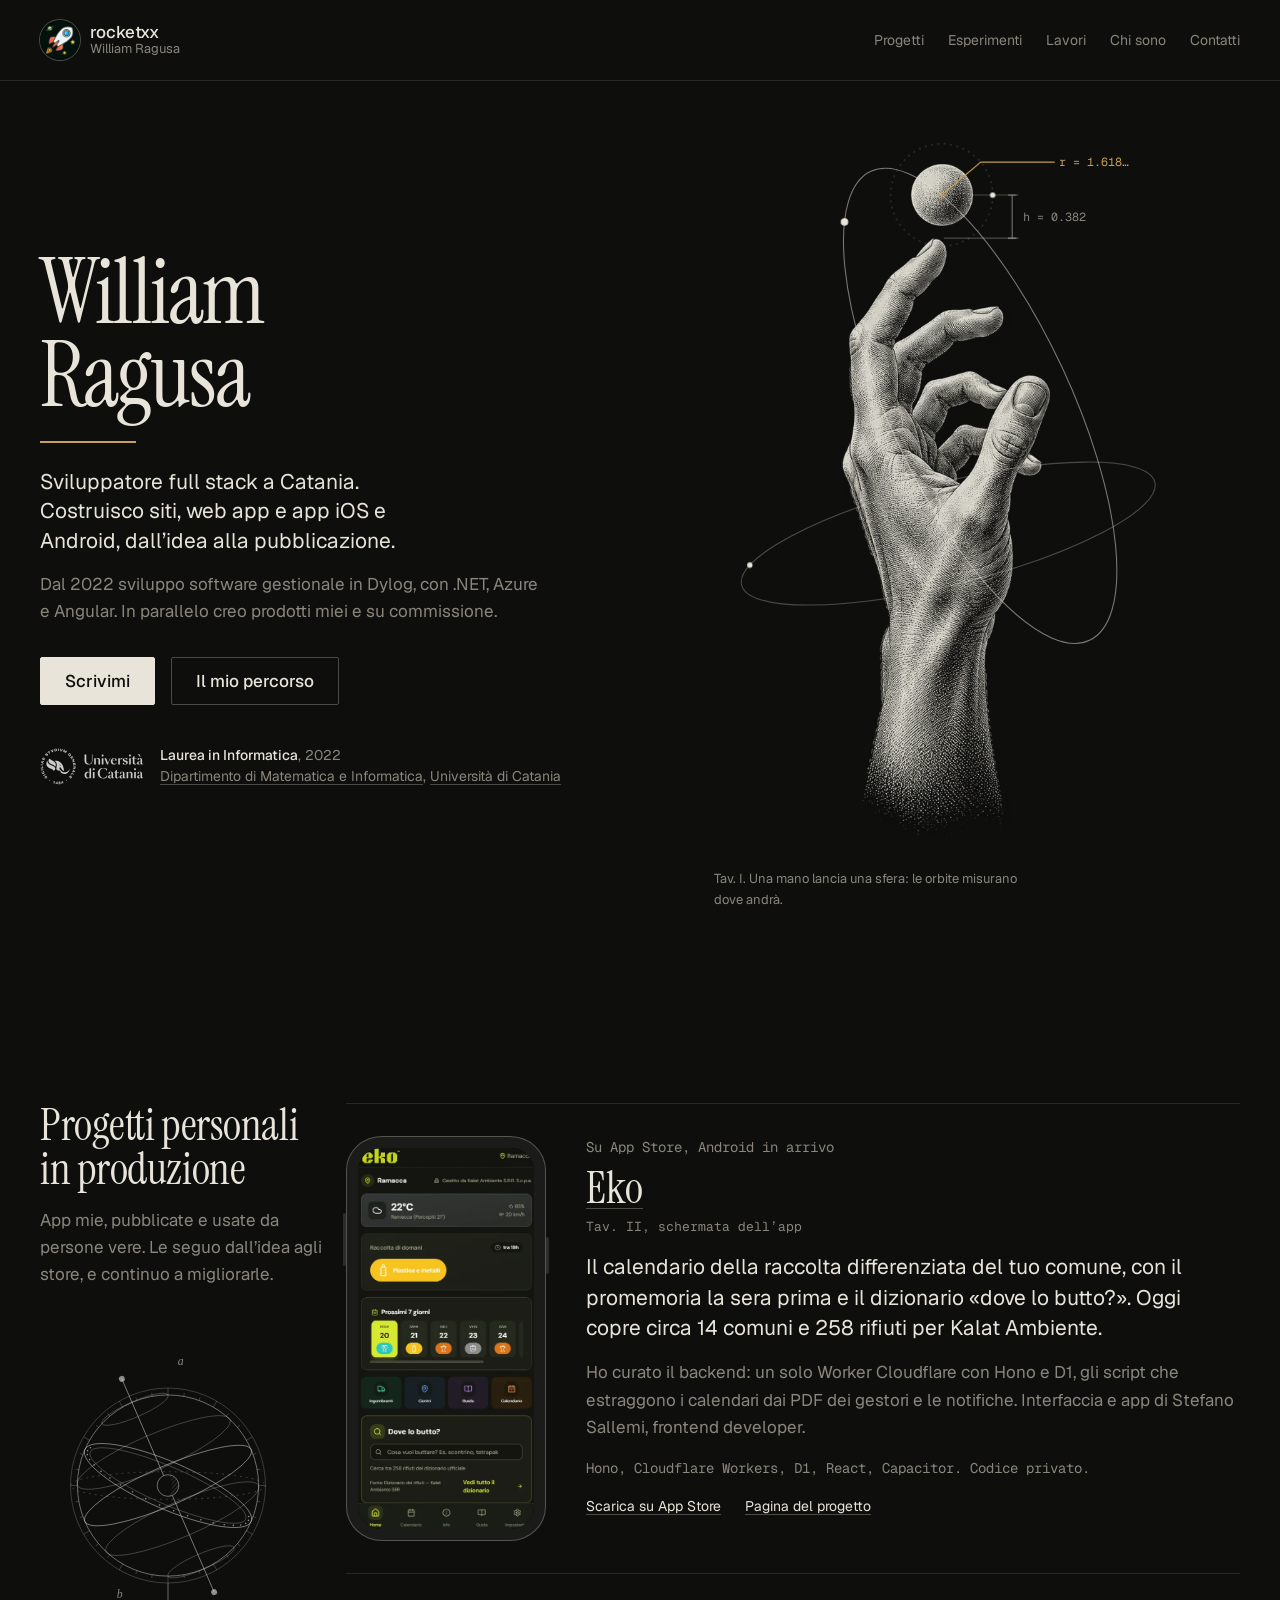
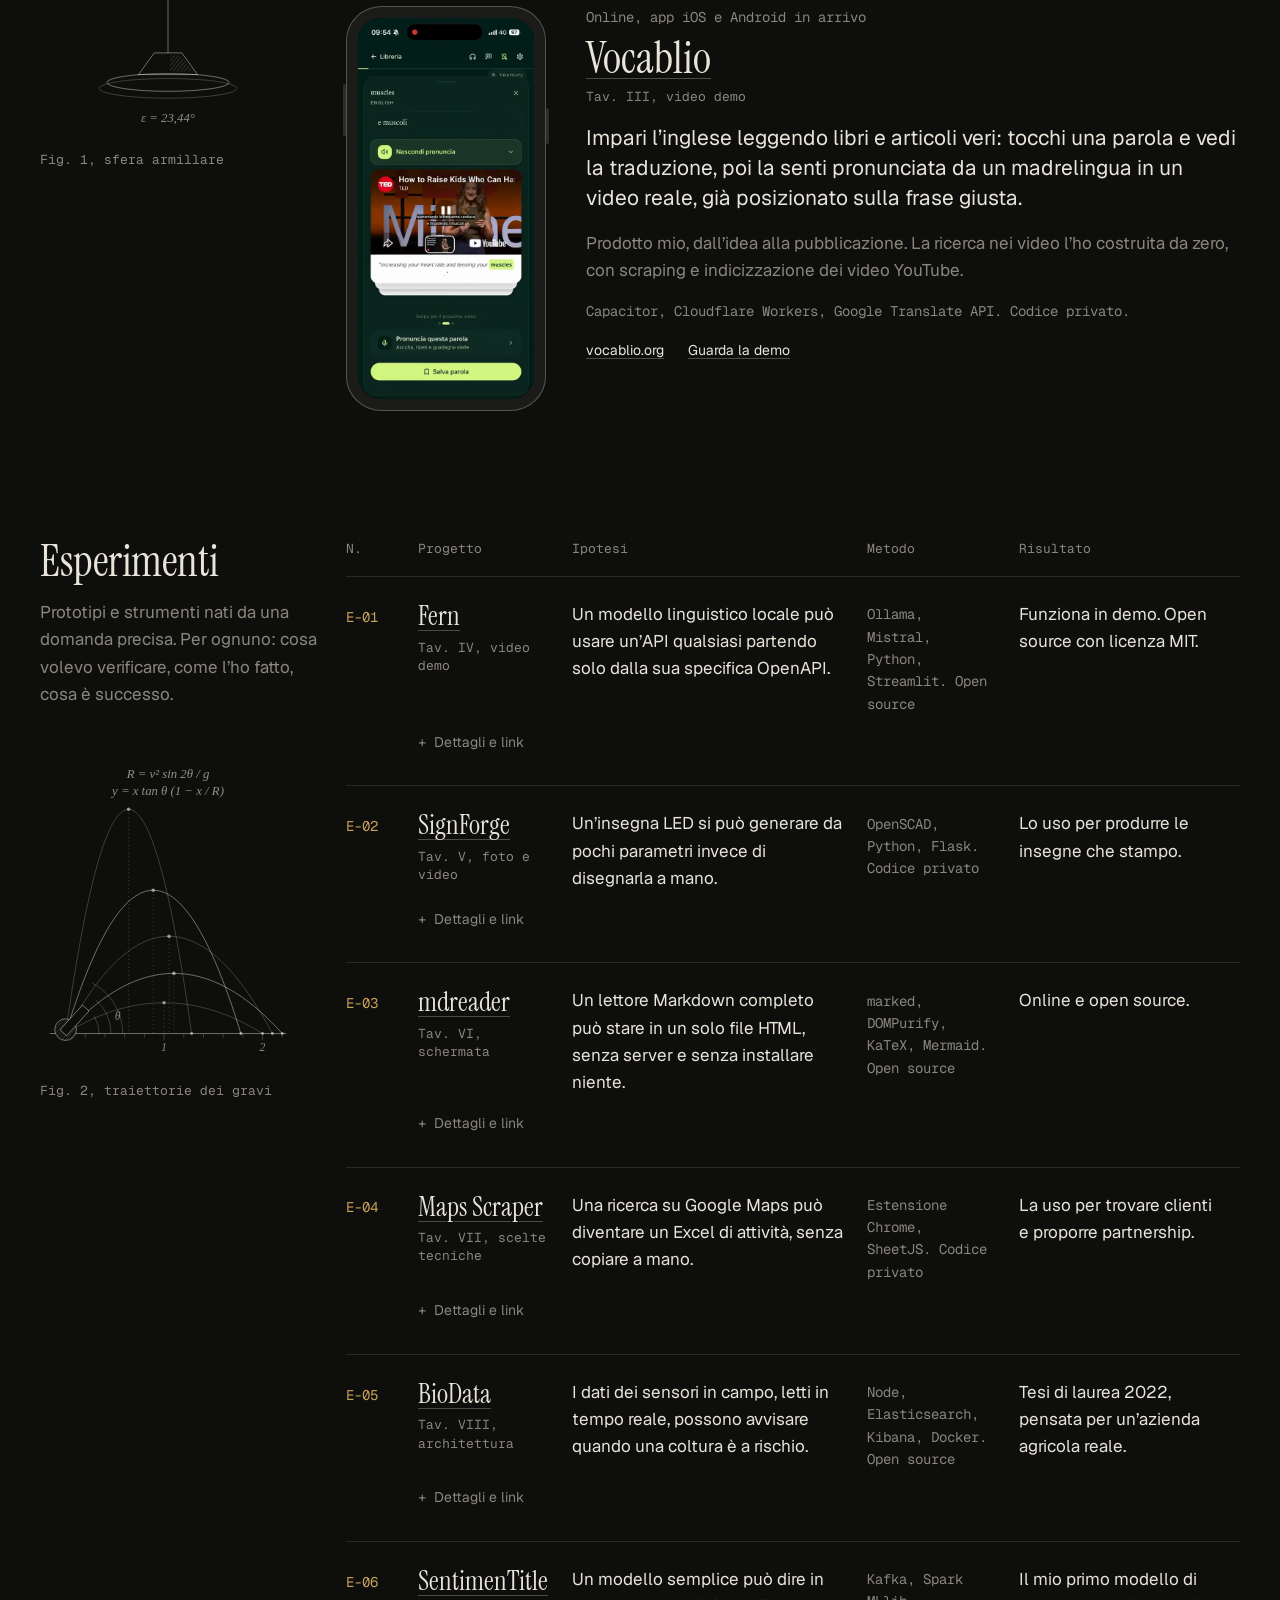
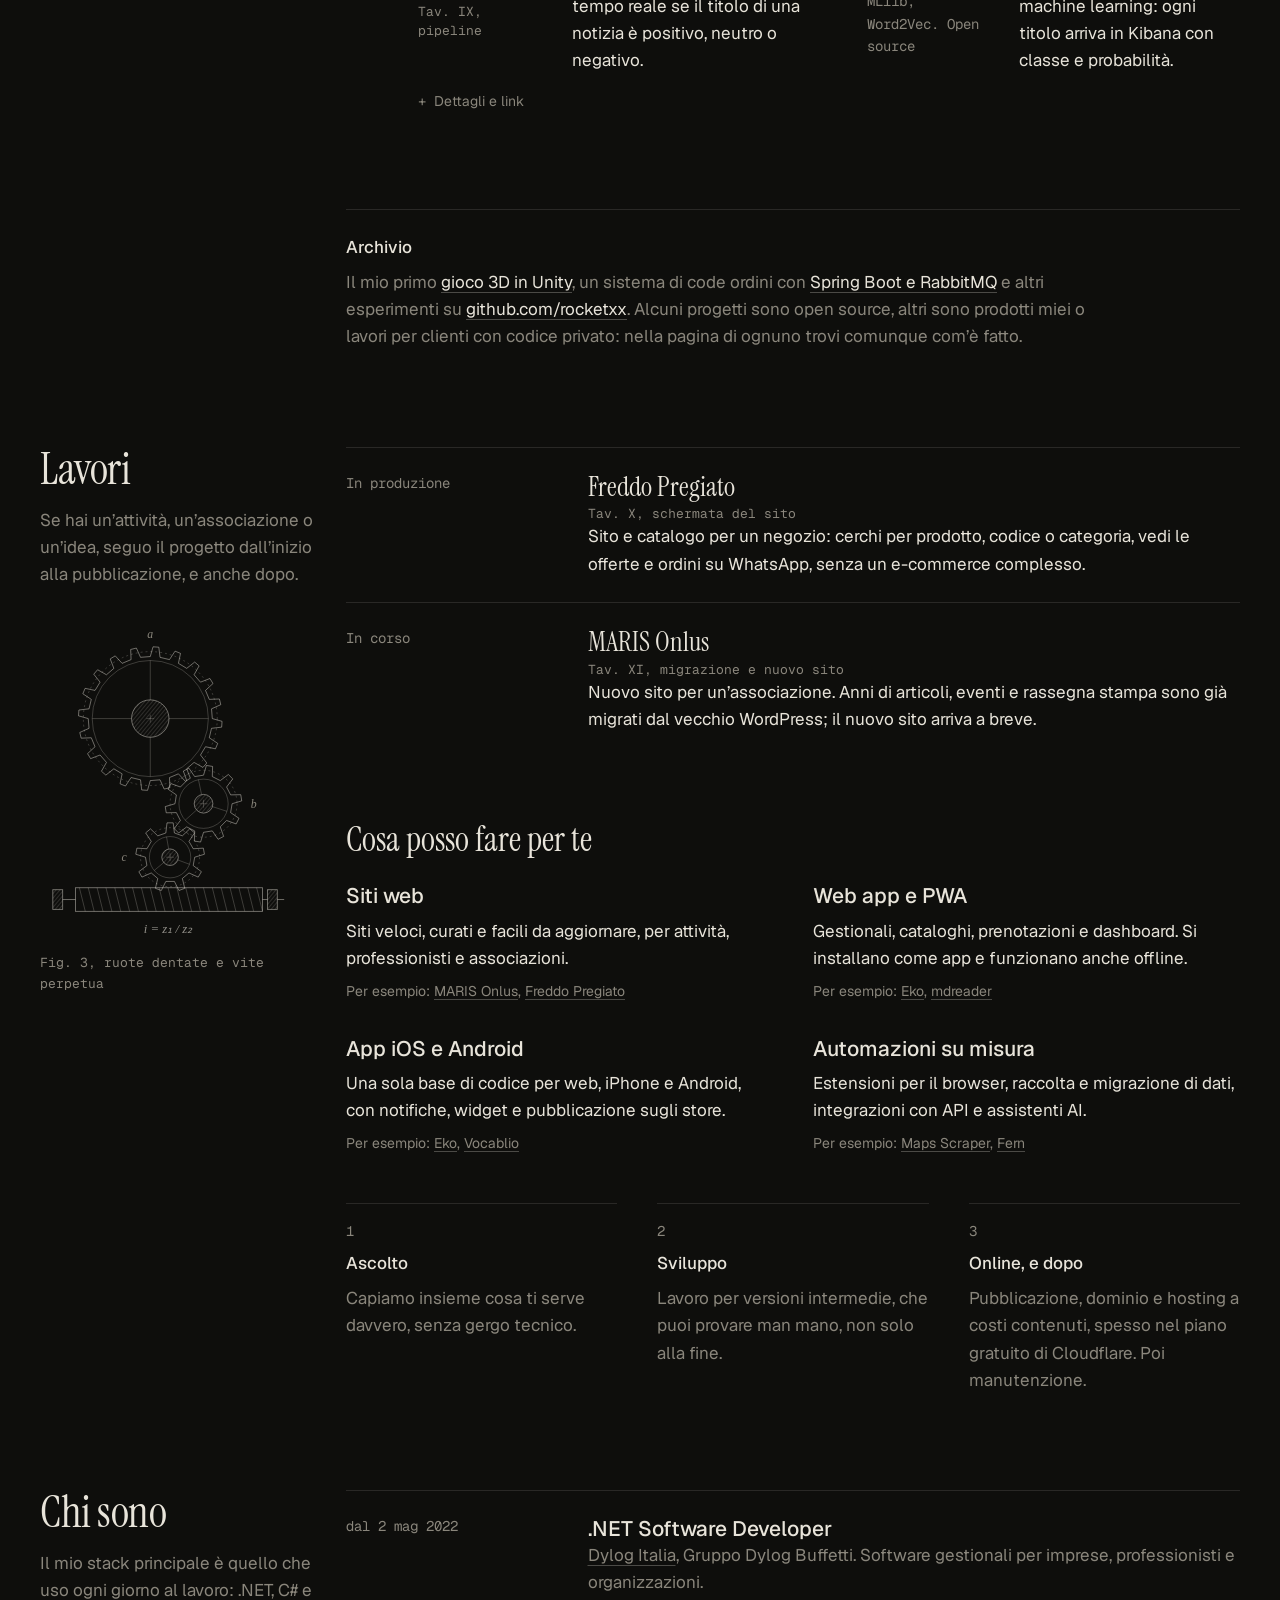
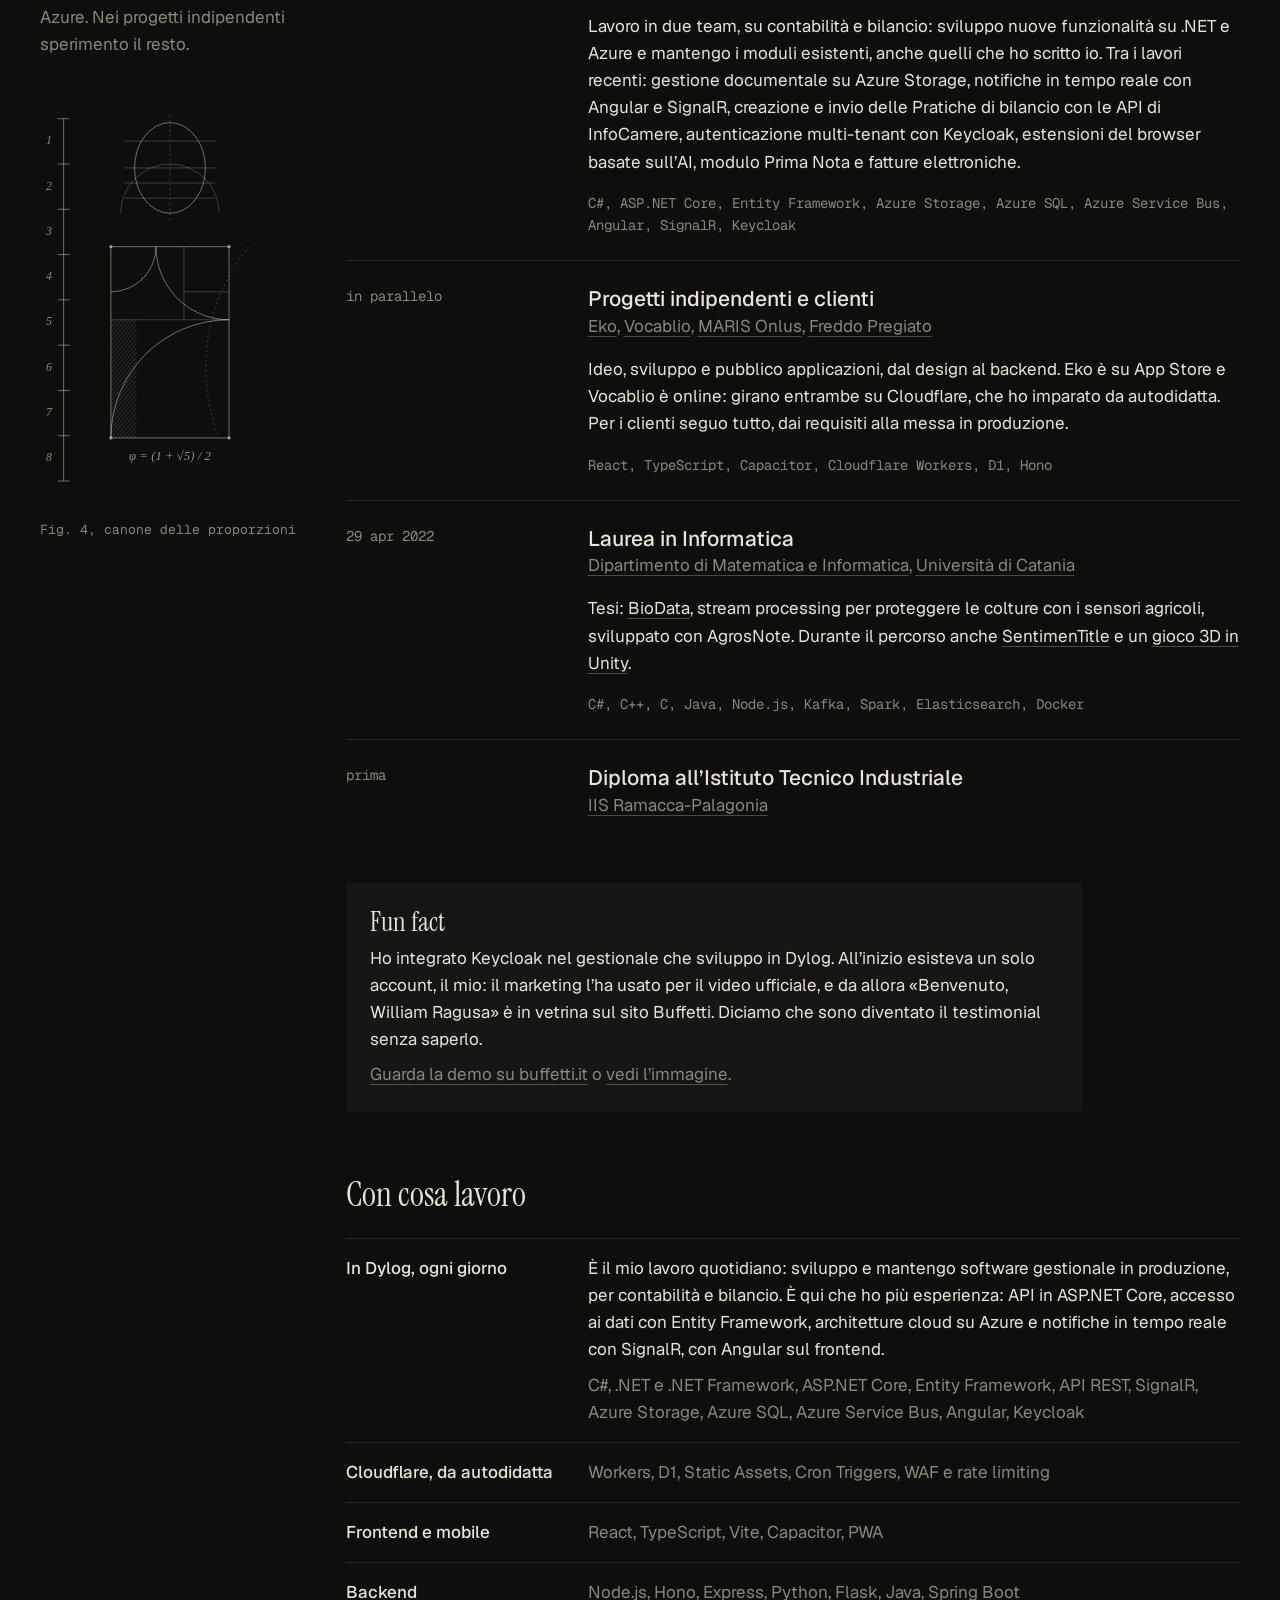
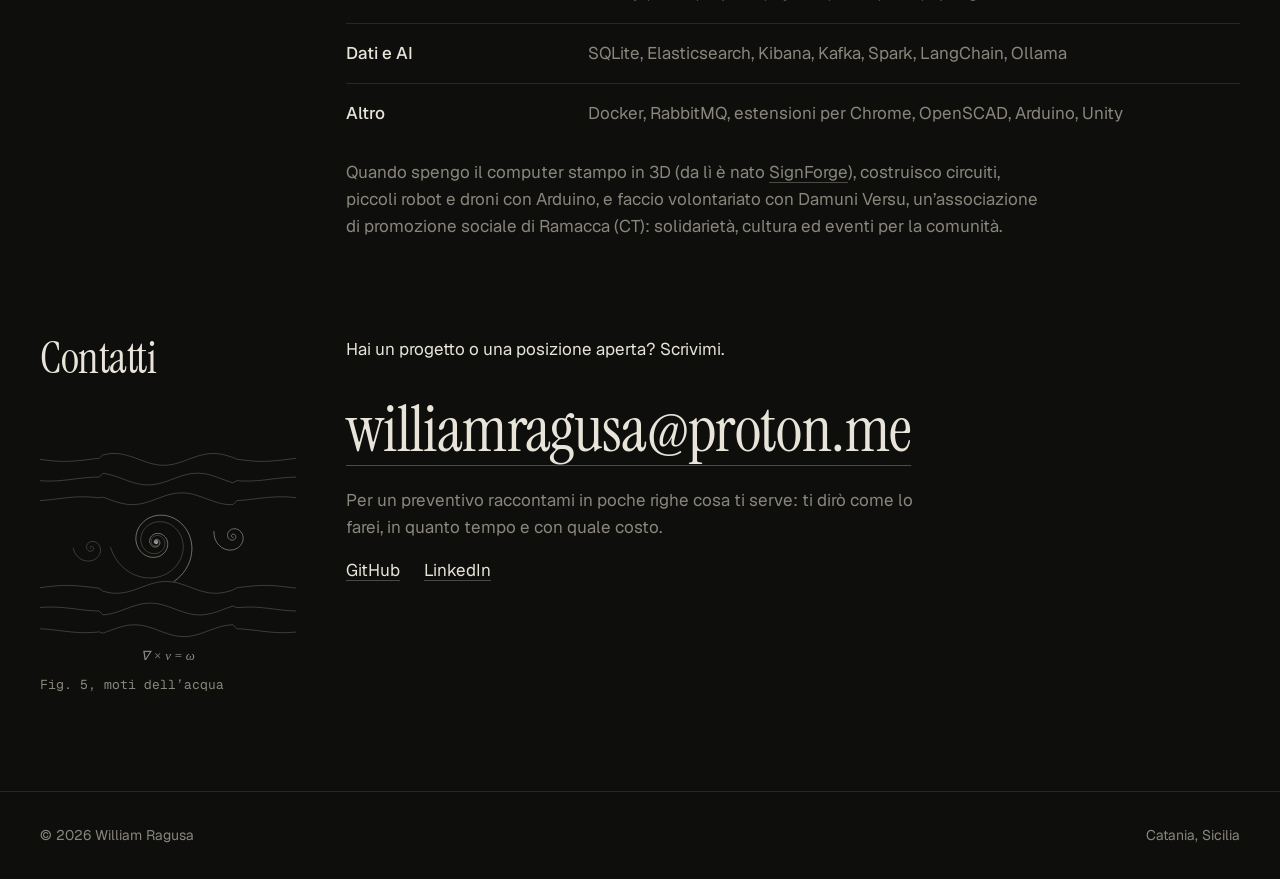
<file: index.html>
<!doctype html>
<html lang="it">
  <head>
    <meta charset="utf-8" />
    <meta name="viewport" content="width=device-width, initial-scale=1" />
    <title>William Ragusa, sviluppatore full stack a Catania</title>
    <meta
      name="description"
      content="William Ragusa, sviluppatore full stack a Catania, laureato in Informatica all’Università di Catania. Siti, web app e app iOS e Android. .NET, Angular, React, Cloudflare." />
    <meta name="author" content="William Ragusa" />
    <meta name="theme-color" content="#0E0E0C" />
    <link rel="canonical" href="https://rocketxx.github.io/" />

    <meta property="og:type" content="website" />
    <meta property="og:url" content="https://rocketxx.github.io/" />
    <meta property="og:site_name" content="William Ragusa" />
    <meta property="og:locale" content="it_IT" />
    <meta property="og:title" content="William Ragusa, sviluppatore full stack" />
    <meta
      property="og:description"
      content="Siti, web app e app iOS e Android. Laureato in Informatica all’Università di Catania, sviluppatore in Dylog dal 2022." />
    <meta property="og:image" content="https://rocketxx.github.io/og-image.png" />
    <meta property="og:image:type" content="image/png" />
    <meta property="og:image:width" content="1200" />
    <meta property="og:image:height" content="630" />
    <meta
      property="og:image:alt"
      content="William Ragusa, sviluppatore full stack. Incisione di una mano che lancia una sfera, con orbite disegnate." />
    <meta name="twitter:card" content="summary_large_image" />
    <meta name="twitter:title" content="William Ragusa, sviluppatore full stack" />
    <meta
      name="twitter:description"
      content="Siti, web app e app iOS e Android. Sviluppatore in Dylog dal 2022." />
    <meta name="twitter:image" content="https://rocketxx.github.io/og-image.png" />

    <link rel="icon" href="favicon.svg" type="image/svg+xml" />
    <link rel="icon" href="favicon.ico" sizes="32x32" />
    <link rel="apple-touch-icon" href="assets/img/apple-touch-icon.png" />

    <link
      rel="preload"
      href="assets/fonts/instrument-serif-latin.woff2"
      as="font"
      type="font/woff2"
      crossorigin />
    <link rel="stylesheet" href="assets/css/style.css" />

    <script type="application/ld+json">
      {
        "@context": "https://schema.org",
        "@type": "Person",
        "name": "William Ragusa",
        "alternateName": "rocketxx",
        "url": "https://rocketxx.github.io/",
        "image": "https://rocketxx.github.io/og-image.png",
        "jobTitle": "Sviluppatore software full stack",
        "worksFor": {
          "@type": "Organization",
          "name": "Dylog Italia (Gruppo Dylog Buffetti)",
          "url": "https://www.dylog.it/"
        },
        "email": "mailto:williamragusa@proton.me",
        "address": {
          "@type": "PostalAddress",
          "addressLocality": "Catania",
          "addressCountry": "IT"
        },
        "alumniOf": [
          {
            "@type": "CollegeOrUniversity",
            "name": "Università degli Studi di Catania, Dipartimento di Matematica e Informatica",
            "url": "https://www.unict.it/"
          },
          {
            "@type": "HighSchool",
            "name": "IIS Ramacca-Palagonia, Istituto Tecnico Industriale",
            "url": "https://www.iisramacca-palagonia.edu.it/"
          }
        ],
        "hasCredential": {
          "@type": "EducationalOccupationalCredential",
          "credentialCategory": "degree",
          "name": "Laurea in Informatica",
          "dateCreated": "2022-04-29"
        },
        "knowsAbout": [
          ".NET",
          "C#",
          "Angular",
          "React",
          "TypeScript",
          "Azure",
          "Cloudflare Workers",
          "Capacitor",
          "iOS",
          "Android",
          "Elasticsearch",
          "Kafka"
        ],
        "sameAs": [
          "https://github.com/rocketxx",
          "https://it.linkedin.com/in/william-ragusa-ab8671152"
        ]
      }
    </script>
  </head>
  <body>
    <a class="skip-link" href="#main">Vai al contenuto</a>

    <header class="site-header">
      <div class="wrap">
        <a class="brand" href="./">
          <img class="brand-avatar" src="assets/img/avatar.webp" alt="" width="40" height="40" />
          <span class="brand-text"><b>rocketxx</b><span>William Ragusa</span></span>
        </a>
        <nav class="site-nav" aria-label="Sezioni">
          <ul role="list">
            <li><a href="#progetti">Progetti</a></li>
            <li><a href="#esperimenti">Esperimenti</a></li>
            <li><a href="#lavori">Lavori</a></li>
            <li><a href="#chi-sono">Chi sono</a></li>
            <li><a href="#contatti">Contatti</a></li>
          </ul>
        </nav>
        <details class="indice">
          <summary>Indice</summary>
          <nav aria-label="Indice">
            <ol role="list">
              <li><a href="#progetti"><span>Progetti in produzione</span><span class="leader"></span><span class="ref">Tav. II–III</span></a></li>
              <li><a href="#esperimenti"><span>Esperimenti</span><span class="leader"></span><span class="ref">Tav. IV–IX</span></a></li>
              <li><a href="#lavori"><span>Lavori</span><span class="leader"></span><span class="ref">Tav. X–XI</span></a></li>
              <li><a href="#chi-sono"><span>Chi sono</span><span class="leader"></span><span class="ref">percorso</span></a></li>
              <li><a href="#contatti"><span>Contatti</span><span class="leader"></span><span class="ref">email</span></a></li>
            </ol>
          </nav>
        </details>
      </div>
    </header>

    <main id="main">
      <section class="hero" aria-labelledby="t-nome">
        <!-- margini: formule, galassie e figure geometriche che compaiono una alla volta -->
        <div class="equations" aria-hidden="true">
          <math style="top: 7%; --x: 0.62; --d: 0.4s">
            <mi>F</mi><mo>=</mo><mi>G</mi>
            <mfrac>
              <mrow><msub><mi>m</mi><mn>1</mn></msub><msub><mi>m</mi><mn>2</mn></msub></mrow>
              <msup><mi>r</mi><mn>2</mn></msup>
            </mfrac>
          </math>
          <!-- galassia a spirale -->
          <svg class="glyph" style="top: 20%; --x: 0.12; --d: 0.8s" viewBox="0 0 160 160">
            <g class="spin-slow">
              <g transform="rotate(-25 80 80)">
                <ellipse class="faint" cx="80" cy="80" rx="72" ry="44" stroke-dasharray="2 6" />
                <path d="M84.0 80.0L84.2 80.9L83.8 81.8L82.9 82.8L81.3 83.5L79.3 84.0L76.8 84.0L74.3 83.4L71.9 82.3L70.1 80.7L69.3 78.5L69.7 76.1L71.6 73.7L75.1 71.6L80.0 70.1L86.0 69.7L92.5 70.6L98.9 72.9L104.0 76.7L107.1 81.8L107.2 87.8L103.6 94.1L96.0 99.9L84.6 104.3L70.0 106.4L53.4 105.4L36.8 100.7L22.3 92.1L12.4 80.0" />
                <path d="M76.0 80.0L75.8 79.1L76.2 78.2L77.1 77.2L78.7 76.5L80.7 76.0L83.2 76.0L85.7 76.6L88.1 77.7L89.9 79.3L90.7 81.5L90.3 83.9L88.4 86.3L84.9 88.4L80.0 89.9L74.0 90.3L67.5 89.4L61.1 87.1L56.0 83.3L52.9 78.2L52.8 72.2L56.4 65.9L64.0 60.1L75.4 55.7L90.0 53.6L106.6 54.6L123.2 59.3L137.7 67.9L147.6 80.0" />
                <circle class="dot" cx="80" cy="80" r="3" />
                <circle class="faint" cx="80" cy="80" r="9" />
                <circle class="dot" cx="104" cy="96" r="1.4" />
                <circle class="dot" cx="58" cy="62" r="1.2" />
                <circle class="dot" cx="122" cy="62" r="1.4" />
                <circle class="dot" cx="34" cy="96" r="1.2" />
                <circle class="dot" cx="96" cy="58" r="1" />
              </g>
            </g>
          </svg>
          <math style="top: 44%; --x: 0.78; --d: 1.2s">
            <msup><mo>∇</mo><mn>2</mn></msup><mi>φ</mi><mo>=</mo><mn>0</mn>
          </math>
          <!-- sfera con assi cartesiani -->
          <svg class="glyph" style="top: 55%; --x: 0.3; --d: 1.6s" viewBox="0 0 150 150">
            <circle cx="75" cy="80" r="45" />
            <ellipse class="faint" cx="75" cy="80" rx="45" ry="13" />
            <ellipse class="faint" cx="75" cy="80" rx="16" ry="45" />
            <path d="M75 80V16M71 23l4-7 4 7M75 80L28 122M30 114l-2 8 8-3M75 80l66 14M133 89l8 5-9 3" />
            <circle class="dot" cx="75" cy="80" r="2.5" />
            <text x="82" y="20">z</text>
            <text x="18" y="134">x</text>
            <text x="138" y="110">y</text>
          </svg>
          
          <!-- sistema solare: orbite concentriche -->
          <svg class="glyph" style="top: 80%; --x: 0.66; --d: 2.4s" viewBox="0 0 150 150">
            <circle class="dot" cx="75" cy="75" r="4" />
            <circle class="faint" cx="75" cy="75" r="22" />
            <circle cx="75" cy="75" r="40" stroke-dasharray="3 5" />
            <circle class="faint" cx="75" cy="75" r="60" />
            <circle class="dot" cx="97" cy="75" r="2" />
            <circle class="dot" cx="47" cy="47" r="2.5" />
            <circle class="dot" cx="117" cy="117" r="3" />
          </svg>
        </div>
        <div class="equations right" aria-hidden="true">
          <math style="top: 5%; --x: 0.18; --d: 0.6s">
            <msup><mi>T</mi><mn>2</mn></msup><mo>=</mo>
            <mfrac>
              <mrow><mn>4</mn><msup><mi>π</mi><mn>2</mn></msup></mrow>
              <mrow><mi>G</mi><mi>M</mi></mrow>
            </mfrac>
            <msup><mi>a</mi><mn>3</mn></msup>
          </math>
          <!-- orbita di Keplero: ellisse, fuochi, raggio vettore -->
          <svg class="glyph" style="top: 22%; --x: 0.7; --d: 1s" viewBox="0 0 170 120">
            <ellipse cx="85" cy="60" rx="70" ry="42" />
            <path class="faint" d="M15 60H155M85 18V102" stroke-dasharray="2 5" />
            <circle class="dot" cx="141" cy="60" r="4" />
            <path class="faint" d="M25 60h8M29 56v8" />
            <path d="M141 60L50 23.6" />
            <circle class="dot" cx="50" cy="23.6" r="3.5" />
            <text x="88" y="56">a</text>
            <text x="90" y="34">r</text>
            <text x="22" y="76">F₁</text>
            <text x="134" y="78">F₂</text>
          </svg>
          
          
          <math style="top: 52%; --x: 0.25; --d: 2.2s">
            <msup><mi>v</mi><mn>2</mn></msup><mo>=</mo><mi>G</mi><mi>M</mi>
            <mrow>
              <mo>(</mo>
              <mfrac><mn>2</mn><mi>r</mi></mfrac><mo>−</mo><mfrac><mn>1</mn><mi>a</mi></mfrac>
              <mo>)</mo>
            </mrow>
          </math>
          <!-- spirale aurea nei rettangoli -->
          <svg class="glyph" style="top: 74%; --x: 0.82; --d: 2.6s" viewBox="-2 -2 166 116">
            <path class="faint" d="M0 0H161.8V100H0ZM100 0V100M100 61.8H161.8M123.6 61.8V100M100 76.4H123.6M114.6 61.8V76.4" />
            <path d="M0 100A100 100 0 0 1 100 0A61.8 61.8 0 0 1 161.8 61.8A38.2 38.2 0 0 1 123.6 100A23.6 23.6 0 0 1 100 76.4A14.6 14.6 0 0 1 114.6 61.8" />
            <text x="2" y="113">φ = 1.618…</text>
          </svg>
        </div>

        <!-- spazi vuoti dentro la colonna: sopra il nome, tra testo e tavola, sotto i pulsanti -->
        <div class="equations inner" aria-hidden="true">
          <math style="top: 5%; left: 30%; --d: 1.4s">
            <mi>e</mi><mo>=</mo><mn>0.0167</mn>
          </math>
          <!-- pentagono e pentagramma: il rapporto aureo -->
          <svg class="glyph" style="top: 30%; left: 46%; --d: 1.8s" viewBox="0 0 120 120">
            <circle class="faint" cx="60" cy="60" r="50" />
            <polygon points="60,10 107.6,44.5 89.4,100.5 30.6,100.5 12.4,44.5" />
            <polygon class="faint" points="60,10 89.4,100.5 12.4,44.5 107.6,44.5 30.6,100.5" />
            <circle class="dot" cx="60" cy="10" r="2" />
          </svg>
          <math style="top: 88%; left: 4%; --d: 2s">
            <mi>φ</mi><mo>=</mo><mi>arctan</mi>
            <mrow><mo>(</mo><mfrac><mi>y</mi><mi>x</mi></mfrac><mo>)</mo></mrow>
          </math>
        </div>

        <div class="wrap grid">
          <div class="hero-text">
            <h1 id="t-nome">William<br />Ragusa</h1>
            <p class="lede">
              Sviluppatore full stack a Catania. Costruisco siti, web app e app
              iOS e Android, dall’idea alla pubblicazione.
            </p>
            <p class="hero-sub">
              Dal 2022 sviluppo software gestionale in Dylog, con .NET, Azure e
              Angular. In parallelo creo prodotti miei e su commissione.
            </p>
            <div class="actions">
              <a class="btn btn-primary" href="#contatti">Scrivimi</a>
              <a class="btn" href="#chi-sono">Il mio percorso</a>
            </div>
            <p class="degree">
              <img class="unict-logo" src="assets/img/unict.svg" alt="Università di Catania" width="120" height="42" />
              <span>
                <strong>Laurea in Informatica</strong>, 2022<br />
                <a href="https://www.dmi.unict.it/">Dipartimento di Matematica e Informatica</a>,
                <a href="https://www.unict.it/">Università di Catania</a>
              </span>
            </p>
          </div>

          <figure class="plate">
            <div class="plate-frame">
              <picture>
                <source
                  type="image/avif"
                  srcset="
                    assets/img/hand-435.avif 435w,
                    assets/img/hand-650.avif 650w,
                    assets/img/hand-870.avif 870w
                  "
                  sizes="(min-width: 64em) 486px, 266px" />
                <source
                  type="image/webp"
                  srcset="
                    assets/img/hand-435.webp 435w,
                    assets/img/hand-650.webp 650w,
                    assets/img/hand-870.webp 870w
                  "
                  sizes="(min-width: 64em) 486px, 266px" />
                <img
                  src="assets/img/hand-650.webp"
                  width="870"
                  height="1360"
                  fetchpriority="high"
                  alt="Incisione di una mano aperta verso l’alto: ha appena lanciato una piccola sfera, sospesa sopra l’indice." />
              </picture>
              <svg
                class="overlay"
                viewBox="0 0 870 1360"
                preserveAspectRatio="xMidYMid meet"
                aria-hidden="true"
                focusable="false">
                <!-- orbita inclinata: passa per il centro della sfera (427.5, 124) -->
                <ellipse
                  class="line draw"
                  style="--d: 0.1s"
                  pathLength="1"
                  cx="500"
                  cy="520"
                  rx="485.99"
                  ry="170"
                  transform="rotate(-115 500 520)" />
                <ellipse
                  class="line faint draw"
                  style="--d: 0.35s"
                  pathLength="1"
                  cx="440"
                  cy="760"
                  rx="400"
                  ry="96"
                  transform="rotate(-14 440 760)" />
                <circle class="planet appear" style="--d: 0.9s" cx="245.1" cy="174.4" r="7" />
                <circle class="planet appear" style="--d: 1s" cx="67.3" cy="819.1" r="5" />

                <!-- piccola orbita attorno alla sfera, ruota lentamente -->
                <g class="appear" style="--d: 0.6s">
                  <g class="spin">
                    <circle
                      class="line faint"
                      cx="427.5"
                      cy="124"
                      r="96"
                      stroke-dasharray="3 9" />
                    <circle class="planet" cx="523.5" cy="124" r="5" />
                  </g>
                </g>

                <!-- r = 1.618…: raggio dalla sfera -->
                <path class="line accent draw" style="--d: 0.75s" pathLength="1" d="M417.5 124h20M427.5 114v20" />
                <path class="line accent draw" style="--d: 0.85s" pathLength="1" d="M427.5 124L501 62.3H640" />
                <text class="accent appear" style="--d: 1.15s" x="648" y="70">r = 1.618…</text>

                <!-- h = 0.382: dalla sfera alla punta dell’indice -->
                <path class="line faint draw" style="--d: 0.9s" pathLength="1" d="M486 124h86M432 205h140" />
                <path class="line draw" style="--d: 1s" pathLength="1" d="M560 124v81M552 124h16M552 205h16" />
                <text class="appear" style="--d: 1.25s" x="580" y="172">h = 0.382</text>
              </svg>
            </div>
            <figcaption>
              Tav. I. Una mano lancia una sfera: le orbite misurano dove andrà.
            </figcaption>
          </figure>
        </div>
      </section>

      <section class="section" id="progetti" aria-labelledby="t-progetti">
        <div class="wrap grid">
          <div class="section-head">
            <svg class="fregio-band" viewBox="0 0 360 96" aria-hidden="true" focusable="false"><defs><pattern id="hatch-pl" width="3" height="3" patternUnits="userSpaceOnUse" patternTransform="rotate(35)"><line class="hatch" x1="0" y1="0" x2="0" y2="3" /></pattern></defs><path class="faint" d="M0 80Q180 96 360 72" stroke-dasharray="2 5" /><circle class="dot" cx="14" cy="18" r="0.8" /><circle class="dot" cx="70" cy="12" r="1" /><circle class="dot" cx="176" cy="88" r="0.8" /><circle class="dot" cx="196" cy="14" r="0.9" /><circle class="dot" cx="300" cy="86" r="0.8" /><circle class="dot" cx="348" cy="20" r="1" /><circle class="dot" cx="88" cy="84" r="0.7" /><circle class="dot" cx="214" cy="30" r="0.6" /><circle class="body" cx="38" cy="58" r="10" /><circle class="faint" cx="34" cy="54" r="2" /><circle class="faint" cx="40" cy="62" r="1.4" /><circle class="faint" cx="35" cy="63" r="1" /><circle class="faint" cx="42" cy="53" r="1" /><path fill="url(#hatch-pl)" stroke="none" d="M38 48 A10 10 0 0 1 38 68 A1 10 0 0 0 38 48 Z" /><clipPath id="cj"><circle cx="120" cy="46" r="27" /></clipPath><circle class="body" cx="120" cy="46" r="27" /><g clip-path="url(#cj)"><path class="faint" d="M93 29Q120 31 147 29" /><path class="faint" d="M93 35Q120 37 147 35" /><path class="faint" d="M93 41Q120 43 147 41" /><path class="faint" d="M93 48Q120 50 147 48" /><path class="faint" d="M93 54Q120 56 147 54" /><path class="faint" d="M93 61Q120 63 147 61" /><path class="faint" d="M93 67Q120 69 147 67" /><ellipse cx="126" cy="57" rx="6" ry="3.4" /></g><path fill="url(#hatch-pl)" stroke="none" d="M120 19 A27 27 0 0 1 120 73 A10.8 27 0 0 0 120 19 Z" /><g transform="rotate(-16 252 46)"><ellipse class="faint" cx="252" cy="46" rx="46" ry="11" /><ellipse cx="252" cy="46" rx="38" ry="8.5" /></g><clipPath id="cs"><circle cx="252" cy="46" r="19" /></clipPath><circle class="body" cx="252" cy="46" r="19" /><g clip-path="url(#cs)"><path class="faint" d="M233 35H271" /><path class="faint" d="M233 41H271" /><path class="faint" d="M233 49H271" /><path class="faint" d="M233 56H271" /></g><path fill="url(#hatch-pl)" stroke="none" d="M252 27 A19 19 0 0 1 252 65 A7.6 19 0 0 0 252 27 Z" /><g transform="rotate(-16 252 46)"><path d="M214 46A38 8.5 0 0 0 290 46" /><path class="faint" d="M206 46A46 11 0 0 0 298 46" /></g><circle class="body" cx="330" cy="42" r="6.5" /><path fill="url(#hatch-pl)" stroke="none" d="M330 35.5 A6.5 6.5 0 0 1 330 48.5 A0 6.5 0 0 1 330 35.5 Z" /></svg>
            <h2 id="t-progetti">Progetti personali in produzione</h2>
            <p>
              App mie, pubblicate e usate da persone vere. Le seguo
              dall’idea agli store, e continuo a migliorarle.
            </p>
          <figure class="study" aria-hidden="true"><svg class="study-svg" viewBox="0 0 260 420" focusable="false"><defs><pattern id="h-arm" width="3" height="3" patternUnits="userSpaceOnUse" patternTransform="rotate(40)"><line class="hatch" x1="0" y1="0" x2="0" y2="3" /></pattern></defs><circle cx="130" cy="160" r="92" /><circle class="faint" cx="130" cy="160" r="99" /><path class="faint" d="M222 160L229 160" /><path class="faint" d="M220.6 176L224 176.6" /><path class="faint" d="M216.5 191.5L219.7 192.7" /><path class="faint" d="M209.7 206L215.7 209.5" /><path class="faint" d="M200.5 219.1L203.2 221.4" /><path class="faint" d="M189.1 230.5L191.4 233.2" /><path class="faint" d="M176 239.7L179.5 245.7" /><path class="faint" d="M161.5 246.5L162.7 249.7" /><path class="faint" d="M146 250.6L146.6 254" /><path class="faint" d="M130 252L130 259" /><path class="faint" d="M114 250.6L113.4 254" /><path class="faint" d="M98.5 246.5L97.3 249.7" /><path class="faint" d="M84 239.7L80.5 245.7" /><path class="faint" d="M70.9 230.5L68.6 233.2" /><path class="faint" d="M59.5 219.1L56.8 221.4" /><path class="faint" d="M50.3 206L44.3 209.5" /><path class="faint" d="M43.5 191.5L40.3 192.7" /><path class="faint" d="M39.4 176L36 176.6" /><path class="faint" d="M38 160L31 160" /><path class="faint" d="M39.4 144L36 143.4" /><path class="faint" d="M43.5 128.5L40.3 127.3" /><path class="faint" d="M50.3 114L44.3 110.5" /><path class="faint" d="M59.5 100.9L56.8 98.6" /><path class="faint" d="M70.9 89.5L68.6 86.8" /><path class="faint" d="M84 80.3L80.5 74.3" /><path class="faint" d="M98.5 73.5L97.3 70.3" /><path class="faint" d="M114 69.4L113.4 66" /><path class="faint" d="M130 68L130 61" /><path class="faint" d="M146 69.4L146.6 66" /><path class="faint" d="M161.5 73.5L162.7 70.3" /><path class="faint" d="M176 80.3L179.5 74.3" /><path class="faint" d="M189.1 89.5L191.4 86.8" /><path class="faint" d="M200.5 100.9L203.2 98.6" /><path class="faint" d="M209.7 114L215.7 110.5" /><path class="faint" d="M216.5 128.5L219.7 127.3" /><path class="faint" d="M220.6 144L224 143.4" /><g transform="rotate(-23.4 130 160)"><path d="M130 42V278" /><ellipse cx="130" cy="160" rx="92" ry="20" /><ellipse class="faint" cx="130" cy="123.4" rx="84.4" ry="18" /><ellipse class="faint" cx="130" cy="196.6" rx="84.4" ry="18" /><ellipse class="faint" cx="130" cy="75.6" rx="36.6" ry="8" /><ellipse class="faint" cx="130" cy="244.4" rx="36.6" ry="8" /><circle class="dot" cx="130" cy="42" r="3" /><circle class="dot" cx="130" cy="278" r="3" /></g><ellipse cx="130" cy="160" rx="92" ry="24" transform="rotate(23.4 130 160)" /><ellipse class="faint" cx="130" cy="160" rx="86" ry="19" transform="rotate(23.4 130 160)" /><circle class="dot" cx="211.7" cy="195.4" r="0.8" /><circle class="dot" cx="208.9" cy="198.3" r="0.8" /><circle class="dot" cx="203.8" cy="200" r="0.8" /><circle class="dot" cx="196.4" cy="200.5" r="0.8" /><circle class="dot" cx="187.1" cy="199.8" r="0.8" /><circle class="dot" cx="175.9" cy="197.9" r="0.8" /><circle class="dot" cx="163.4" cy="194.8" r="0.8" /><circle class="dot" cx="149.9" cy="190.6" r="0.8" /><circle class="dot" cx="135.8" cy="185.6" r="0.8" /><circle class="dot" cx="121.4" cy="179.7" r="0.8" /><circle class="dot" cx="107.4" cy="173.3" r="0.8" /><circle class="dot" cx="94" cy="166.4" r="0.8" /><circle class="dot" cx="81.8" cy="159.4" r="0.8" /><circle class="dot" cx="71" cy="152.4" r="0.8" /><circle class="dot" cx="62" cy="145.6" r="0.8" /><circle class="dot" cx="55" cy="139.2" r="0.8" /><circle class="dot" cx="50.3" cy="133.5" r="0.8" /><circle class="dot" cx="48.1" cy="128.6" r="0.8" /><circle class="dot" cx="48.3" cy="124.6" r="0.8" /><circle class="dot" cx="51.1" cy="121.7" r="0.8" /><circle class="dot" cx="211.9" cy="191.4" r="0.8" /><ellipse class="faint" cx="130" cy="160" rx="99" ry="14" stroke-dasharray="2 4" /><circle class="body" cx="130" cy="160" r="11" /><path fill="url(#h-arm)" stroke="none" d="M130 149A11 11 0 0 1 130 171A4 11 0 0 0 130 149Z" /><path d="M130 259V330" /><path d="M116 330H144L160 352H100Z" /><path fill="url(#h-arm)" stroke="none" d="M132 333H143L156 349H132Z" /><ellipse cx="130" cy="360" rx="62" ry="9" /><ellipse class="faint" cx="130" cy="366" rx="70" ry="10" /><text x="140" y="38" text-anchor="start">a</text><text x="78" y="274" text-anchor="start">b</text><text class="formula" x="130" y="400" text-anchor="middle">ε = 23,44°</text></svg><figcaption>Fig. 1, sfera armillare</figcaption></figure>
          </div>
          <div class="section-body">
            <ul class="products" role="list">
              <li>
                <div class="iphone"><img class="product-shot" src="assets/img/progetti/eko/home.webp" loading="lazy" width="444" height="935" alt="La home di Eko su iPhone: il calendario della raccolta di Ramacca con il rifiuto di stasera." /></div>
                <div>
                  <p class="status mono">Su App Store, Android in arrivo</p>
                  <h3><a href="progetti/eko.html">Eko</a></h3>
                  <p class="tav">Tav. II, schermata dell’app</p>
                  <p class="product-desc">
                    Il calendario della raccolta differenziata del tuo comune,
                    con il promemoria la sera prima e il dizionario «dove lo
                    butto?». Oggi copre circa 14 comuni e 258 rifiuti per Kalat
                    Ambiente.
                  </p>
                  <p class="product-role">
                    Ho curato il backend: un solo Worker Cloudflare con Hono e
                    D1, gli script che estraggono i calendari dai PDF dei
                    gestori e le notifiche. Interfaccia e app di Stefano
                    Sallemi, frontend developer.
                  </p>
                  <p class="stack">Hono, Cloudflare Workers, D1, React, Capacitor. Codice privato.</p>
                  <p class="links">
                    <a href="https://apps.apple.com/it/app/eko/id6762419786">Scarica su App Store</a>
                    <a href="progetti/eko.html">Pagina del progetto</a>
                  </p>
                </div>
              </li>
              <li>
                <div class="iphone"><img class="product-shot" src="assets/img/progetti/vocablio/youtube.webp" loading="lazy" width="480" height="1044" alt="Vocablio su telefono: toccata la parola «muscles», si apre un video TED su YouTube già posizionato sulla frase «increasing your heart rate and tensing your muscles»." /></div>
                <div>
                  <p class="status mono">Online, app iOS e Android in arrivo</p>
                  <h3><a href="progetti/vocablio.html">Vocablio</a></h3>
                  <p class="tav">Tav. III, video demo</p>
                  <p class="product-desc">
                    Impari l’inglese leggendo libri e articoli veri: tocchi una
                    parola e vedi la traduzione, poi la senti pronunciata da un
                    madrelingua in un video reale, già posizionato sulla frase
                    giusta.
                  </p>
                  <p class="product-role">
                    Prodotto mio, dall’idea alla pubblicazione. La ricerca nei
                    video l’ho costruita da zero, con scraping e
                    indicizzazione dei video YouTube.
                  </p>
                  <p class="stack">Capacitor, Cloudflare Workers, Google Translate API. Codice privato.</p>
                  <p class="links">
                    <a href="https://www.vocablio.org/it/">vocablio.org</a>
                    <a href="progetti/vocablio.html">Guarda la demo</a>
                  </p>
                </div>
              </li>
            </ul>
          </div>
        </div>
      </section>

      <section class="section" id="esperimenti" aria-labelledby="t-esperimenti">
        <div class="wrap grid">
          <div class="section-head">
            <svg class="fregio-band" viewBox="0 0 360 56" aria-hidden="true" focusable="false"><path class="faint" d="M0 50H360" /><path class="faint" d="M8 50v-5" /><path class="faint" d="M37 50v-5" /><path class="faint" d="M66 50v-5" /><path class="faint" d="M95 50v-5" /><path class="faint" d="M124 50v-5" /><path class="faint" d="M153 50v-5" /><path class="faint" d="M182 50v-5" /><path class="faint" d="M211 50v-5" /><path class="faint" d="M240 50v-5" /><path class="faint" d="M269 50v-5" /><path class="faint" d="M298 50v-5" /><path class="faint" d="M327 50v-5" /><path class="faint" d="M356 50v-5" /><path d="M8 50Q180 -30 352 50" stroke-dasharray="3 4" /><path class="faint" d="M180 10V50" stroke-dasharray="1 3" /><circle class="dot" cx="94" cy="20" r="2.5" /><circle class="dot" cx="180" cy="10" r="3" /><circle class="dot" cx="266" cy="20" r="2.5" /><circle class="dot" cx="8" cy="50" r="2" /><circle class="dot" cx="352" cy="50" r="2" /><text x="186" y="24">h</text></svg>
            <h2 id="t-esperimenti">Esperimenti</h2>
            <p>
              Prototipi e strumenti nati da una domanda precisa. Per ognuno:
              cosa volevo verificare, come l’ho fatto, cosa è successo.
            </p>
          <figure class="study" aria-hidden="true"><svg class="study-svg" viewBox="0 70 260 330" focusable="false"><defs><pattern id="h-bal" width="3" height="3" patternUnits="userSpaceOnUse" patternTransform="rotate(40)"><line class="hatch" x1="0" y1="0" x2="0" y2="3" /></pattern></defs><path d="M10 360H250" /><path class="faint" d="M26 360v7" /><path class="faint" d="M46 360v4" /><path class="faint" d="M66 360v4" /><path class="faint" d="M86 360v4" /><path class="faint" d="M106 360v4" /><path class="faint" d="M126 360v7" /><text x="126" y="378" text-anchor="middle">1</text><path class="faint" d="M146 360v4" /><path class="faint" d="M166 360v4" /><path class="faint" d="M186 360v4" /><path class="faint" d="M206 360v4" /><path class="faint" d="M226 360v7" /><text x="226" y="378" text-anchor="middle">2</text><path class="faint" d="M246 360v4" /><path class="faint" d="M26 360L28.1 345.1L30.3 330.7L32.4 316.7L34.5 303.3L36.7 290.4L38.8 278L40.9 266.1L43.1 254.8L45.2 243.9L47.3 233.5L49.5 223.6L51.6 214.3L53.7 205.4L55.9 197.1L58 189.2L60.1 181.9L62.3 175.1L64.4 168.7L66.5 162.9L68.7 157.6L70.8 152.8L72.9 148.5L75.1 144.7L77.2 141.4L79.3 138.6L81.5 136.4L83.6 134.6L85.7 133.3L87.9 132.6L90 132.3L92.1 132.6L94.3 133.3L96.4 134.6L98.5 136.4L100.7 138.6L102.8 141.4L104.9 144.7L107.1 148.5L109.2 152.8L111.3 157.6L113.5 162.9L115.6 168.7L117.7 175.1L119.9 181.9L122 189.2L124.1 197.1L126.3 205.4L128.4 214.3L130.5 223.6L132.7 233.5L134.8 243.9L136.9 254.8L139.1 266.1L141.2 278L143.3 290.4L145.5 303.3L147.6 316.7L149.7 330.7L151.9 345.1L154 360" /><circle class="dot" cx="90" cy="132.3" r="1.8" /><path class="faint" d="M90 132.3V360" stroke-dasharray="1 3" /><circle class="dot" cx="154" cy="360" r="1.5" /><path d="M26 360L29 350.5L31.9 341.2L34.9 332.3L37.9 323.8L40.8 315.5L43.8 307.6L46.8 300L49.7 292.7L52.7 285.8L55.7 279.1L58.6 272.8L61.6 266.8L64.6 261.2L67.5 255.8L70.5 250.8L73.5 246.1L76.4 241.8L79.4 237.7L82.4 234L85.3 230.6L88.3 227.5L91.3 224.8L94.2 222.4L97.2 220.3L100.2 218.5L103.1 217L106.1 215.9L109.1 215.1L112 214.6L115 214.4L118 214.6L120.9 215.1L123.9 215.9L126.9 217L129.8 218.5L132.8 220.3L135.8 222.4L138.7 224.8L141.7 227.5L144.7 230.6L147.6 234L150.6 237.7L153.6 241.8L156.5 246.1L159.5 250.8L162.5 255.8L165.4 261.2L168.4 266.8L171.4 272.8L174.3 279.1L177.3 285.8L180.3 292.7L183.2 300L186.2 307.6L189.2 315.5L192.1 323.8L195.1 332.3L198.1 341.2L201 350.5L204 360" /><circle class="dot" cx="115" cy="214.4" r="1.8" /><path class="faint" d="M115 214.4V360" stroke-dasharray="1 3" /><circle class="dot" cx="204" cy="360" r="1.5" /><path class="faint" d="M26 360L29.5 353.5L33 347.3L36.5 341.2L40 335.4L43.5 329.8L47 324.5L50.5 319.3L54 314.4L57.5 309.6L61 305.1L64.5 300.9L68 296.8L71.5 293L75 289.3L78.5 285.9L82 282.8L85.5 279.8L89 277.1L92.5 274.5L96 272.2L99.5 270.1L103 268.3L106.5 266.6L110 265.2L113.5 264L117 263L120.5 262.2L124 261.7L127.5 261.4L131 261.3L134.5 261.4L138 261.7L141.5 262.2L145 263L148.5 264L152 265.2L155.5 266.6L159 268.3L162.5 270.1L166 272.2L169.5 274.5L173 277.1L176.5 279.8L180 282.8L183.5 285.9L187 289.3L190.5 293L194 296.8L197.5 300.9L201 305.1L204.5 309.6L208 314.4L211.5 319.3L215 324.5L218.5 329.8L222 335.4L225.5 341.2L229 347.3L232.5 353.5L236 360" /><circle class="dot" cx="131" cy="261.3" r="1.8" /><path class="faint" d="M131 261.3V360" stroke-dasharray="1 3" /><circle class="dot" cx="236" cy="360" r="1.5" /><path d="M26 360L29.7 356L33.3 352.1L37 348.4L40.7 344.8L44.3 341.3L48 338L51.7 334.8L55.3 331.8L59 328.8L62.7 326.1L66.3 323.4L70 320.9L73.7 318.5L77.3 316.3L81 314.2L84.7 312.2L88.3 310.4L92 308.7L95.7 307.1L99.3 305.7L103 304.4L106.7 303.3L110.3 302.2L114 301.4L117.7 300.6L121.3 300L125 299.5L128.7 299.2L132.3 299L136 298.9L139.7 299L143.3 299.2L147 299.5L150.7 300L154.3 300.6L158 301.4L161.7 302.2L165.3 303.3L169 304.4L172.7 305.7L176.3 307.1L180 308.7L183.7 310.4L187.3 312.2L191 314.2L194.7 316.3L198.3 318.5L202 320.9L205.7 323.4L209.3 326.1L213 328.8L216.7 331.8L220.3 334.8L224 338L227.7 341.3L231.3 344.8L235 348.4L238.7 352.1L242.3 356L246 360" /><circle class="dot" cx="136" cy="298.9" r="1.8" /><path class="faint" d="M136 298.9V360" stroke-dasharray="1 3" /><circle class="dot" cx="246" cy="360" r="1.5" /><path class="faint" d="M26 360L29.3 358L32.7 356L36 354.1L39.3 352.2L42.7 350.5L46 348.8L49.3 347.1L52.7 345.6L56 344.1L59.3 342.6L62.7 341.3L66 340L69.3 338.8L72.7 337.6L76 336.6L79.3 335.6L82.7 334.6L86 333.8L89.3 333L92.7 332.2L96 331.6L99.3 331L102.7 330.5L106 330L109.3 329.6L112.7 329.3L116 329.1L119.3 328.9L122.7 328.8L126 328.8L129.3 328.8L132.7 328.9L136 329.1L139.3 329.3L142.7 329.6L146 330L149.3 330.5L152.7 331L156 331.6L159.3 332.2L162.7 333L166 333.8L169.3 334.6L172.7 335.6L176 336.6L179.3 337.6L182.7 338.8L186 340L189.3 341.3L192.7 342.6L196 344.1L199.3 345.6L202.7 347.1L206 348.8L209.3 350.5L212.7 352.2L216 354.1L219.3 356L222.7 358L226 360" /><circle class="dot" cx="126" cy="328.8" r="1.8" /><path class="faint" d="M126 328.8V360" stroke-dasharray="1 3" /><circle class="dot" cx="226" cy="360" r="1.5" /><path class="faint" d="M60 360A34 34 0 0 0 54.8 342" /><path class="faint" d="M72 360A46 46 0 0 0 56.8 325.8" /><path class="faint" d="M84 360A58 58 0 0 0 53.2 308.8" /><text x="76" y="346" text-anchor="start">θ</text><circle class="body" cx="26" cy="356" r="11" /><circle fill="url(#h-bal)" stroke="none" cx="26" cy="356" r="11" /><g transform="rotate(-48 26 356)"><rect class="body" x="22" y="352" width="34" height="9" /></g><text class="formula" x="130" y="100" text-anchor="middle">R = v² sin 2θ / g</text><text class="formula" x="130" y="118" text-anchor="middle">y = x tan θ (1 − x / R)</text></svg><figcaption>Fig. 2, traiettorie dei gravi</figcaption></figure>
          </div>
          <div class="section-body">
            <table class="lab">
              <caption class="sr-only">
                Registro degli esperimenti: ipotesi, metodo e risultato di ogni progetto
              </caption>
              <thead>
                <tr>
                  <th scope="col">N.</th>
                  <th scope="col">Progetto</th>
                  <th scope="col">Ipotesi</th>
                  <th scope="col">Metodo</th>
                  <th scope="col">Risultato</th>
                </tr>
              </thead>

              <tbody>
                <tr>
                  <td class="n">E-01</td>
                  <th class="name" scope="row"><a href="progetti/fern.html">Fern</a><span class="tav">Tav. IV, video demo</span></th>
                  <td class="hyp" data-label="Ipotesi">Un modello linguistico locale può usare un’API qualsiasi partendo solo dalla sua specifica OpenAPI.</td>
                  <td class="method" data-label="Metodo">Ollama, Mistral, Python, Streamlit. Open source</td>
                  <td class="res" data-label="Risultato">Funziona in demo. Open source con licenza MIT.</td>
                </tr>
                <tr class="detail-row">
                  <td colspan="5">
                    <details class="more">
                      <summary><span class="sum-desk">Dettagli e link</span><span class="sum-mob"><span class="sum-n">E-01</span><span class="sum-name">Fern</span><span class="leader"></span><span class="ref">Tav. IV</span></span></summary>
                      <div class="more-body">
                        <dl class="more-facts">
                          <div><dt>Ipotesi</dt><dd>Un modello linguistico locale può usare un’API qualsiasi partendo solo dalla sua specifica OpenAPI.</dd></div>
                          <div><dt>Metodo</dt><dd class="mono">Ollama, Mistral, Python, Streamlit. Open source</dd></div>
                          <div><dt>Risultato</dt><dd>Funziona in demo. Open source con licenza MIT.</dd></div>
                        </dl>
                        <p class="more-tav"><a href="progetti/fern.html">Apri la Tav. IV, video demo</a></p>
                        <p>
                          Carichi la specifica e chiedi a parole quello che ti
                          serve. Il modello gira in locale e scrive la
                          richiesta in JSON strutturato, che viene controllata
                          sulla specifica prima della chiamata.
                        </p>
                        <p class="links">
                          <a href="progetti/fern.html">Guarda la demo</a>
                          <a href="https://github.com/rocketxx/APIFerniV2">Codice su GitHub</a>
                        </p>
                      </div>
                    </details>
                  </td>
                </tr>
              </tbody>

              <tbody>
                <tr>
                  <td class="n">E-02</td>
                  <th class="name" scope="row"><a href="progetti/signforge.html">SignForge</a><span class="tav">Tav. V, foto e video</span></th>
                  <td class="hyp" data-label="Ipotesi">Un’insegna LED si può generare da pochi parametri invece di disegnarla a mano.</td>
                  <td class="method" data-label="Metodo">OpenSCAD, Python, Flask. Codice privato</td>
                  <td class="res" data-label="Risultato">Lo uso per produrre le insegne che stampo.</td>
                </tr>
                <tr class="detail-row">
                  <td colspan="5">
                    <details class="more">
                      <summary><span class="sum-desk">Dettagli e link</span><span class="sum-mob"><span class="sum-n">E-02</span><span class="sum-name">SignForge</span><span class="leader"></span><span class="ref">Tav. V</span></span></summary>
                      <div class="more-body">
                        <dl class="more-facts">
                          <div><dt>Ipotesi</dt><dd>Un’insegna LED si può generare da pochi parametri invece di disegnarla a mano.</dd></div>
                          <div><dt>Metodo</dt><dd class="mono">OpenSCAD, Python, Flask. Codice privato</dd></div>
                          <div><dt>Risultato</dt><dd>Lo uso per produrre le insegne che stampo.</dd></div>
                        </dl>
                        <p class="more-tav"><a href="progetti/signforge.html">Apri la Tav. V, foto e video</a></p>
                        <p>
                          Disegnare ogni insegna a mano richiedeva ore. Ora un
                          solo fattore di scala, k = altezza / 50, adatta
                          tutto il modello: le insegne da 3 a 30 cm escono
                          stampabili.
                        </p>
                        <p class="links">
                          <a href="progetti/signforge.html">Foto e video delle stampe</a>
                        </p>
                      </div>
                    </details>
                  </td>
                </tr>
              </tbody>

              <tbody>
                <tr>
                  <td class="n">E-03</td>
                  <th class="name" scope="row"><a href="progetti/mdreader.html">mdreader</a><span class="tav">Tav. VI, schermata</span></th>
                  <td class="hyp" data-label="Ipotesi">Un lettore Markdown completo può stare in un solo file HTML, senza server e senza installare niente.</td>
                  <td class="method" data-label="Metodo">marked, DOMPurify, KaTeX, Mermaid. Open source</td>
                  <td class="res" data-label="Risultato">Online e open source.</td>
                </tr>
                <tr class="detail-row">
                  <td colspan="5">
                    <details class="more">
                      <summary><span class="sum-desk">Dettagli e link</span><span class="sum-mob"><span class="sum-n">E-03</span><span class="sum-name">mdreader</span><span class="leader"></span><span class="ref">Tav. VI</span></span></summary>
                      <div class="more-body">
                        <dl class="more-facts">
                          <div><dt>Ipotesi</dt><dd>Un lettore Markdown completo può stare in un solo file HTML, senza server e senza installare niente.</dd></div>
                          <div><dt>Metodo</dt><dd class="mono">marked, DOMPurify, KaTeX, Mermaid. Open source</dd></div>
                          <div><dt>Risultato</dt><dd>Online e open source.</dd></div>
                        </dl>
                        <p class="more-tav"><a href="progetti/mdreader.html">Apri la Tav. VI, schermata</a></p>
                        <p>
                          Leggi e modifichi Markdown nel browser, con formule e
                          diagrammi. Uno script Node impacchetta tutto in un
                          unico file, che esporta in .md, HTML, testo per Word
                          e Outlook e PDF.
                        </p>
                        <p class="links">
                          <a href="https://rocketxx.github.io/mdreader/">Apri mdreader</a>
                          <a href="https://github.com/rocketxx/mdreader">Codice su GitHub</a>
                        </p>
                      </div>
                    </details>
                  </td>
                </tr>
              </tbody>

              <tbody>
                <tr>
                  <td class="n">E-04</td>
                  <th class="name" scope="row"><a href="progetti/maps-scraper.html">Maps Scraper</a><span class="tav">Tav. VII, scelte tecniche</span></th>
                  <td class="hyp" data-label="Ipotesi">Una ricerca su Google Maps può diventare un Excel di attività, senza copiare a mano.</td>
                  <td class="method" data-label="Metodo">Estensione Chrome, SheetJS. Codice privato</td>
                  <td class="res" data-label="Risultato">La uso per trovare clienti e proporre partnership.</td>
                </tr>
                <tr class="detail-row">
                  <td colspan="5">
                    <details class="more">
                      <summary><span class="sum-desk">Dettagli e link</span><span class="sum-mob"><span class="sum-n">E-04</span><span class="sum-name">Maps Scraper</span><span class="leader"></span><span class="ref">Tav. VII</span></span></summary>
                      <div class="more-body">
                        <dl class="more-facts">
                          <div><dt>Ipotesi</dt><dd>Una ricerca su Google Maps può diventare un Excel di attività, senza copiare a mano.</dd></div>
                          <div><dt>Metodo</dt><dd class="mono">Estensione Chrome, SheetJS. Codice privato</dd></div>
                          <div><dt>Risultato</dt><dd>La uso per trovare clienti e proporre partnership.</dd></div>
                        </dl>
                        <p class="more-tav"><a href="progetti/maps-scraper.html">Apri la Tav. VII, scelte tecniche</a></p>
                        <p>
                          Da una ricerca ottengo in pochi minuti un file con
                          nome, categoria, valutazione, indirizzo, telefono,
                          sito e orari di ogni attività, pronto da contattare.
                        </p>
                        <p class="links">
                          <a href="progetti/maps-scraper.html">Pagina del progetto</a>
                        </p>
                      </div>
                    </details>
                  </td>
                </tr>
              </tbody>

              <tbody>
                <tr>
                  <td class="n">E-05</td>
                  <th class="name" scope="row"><a href="progetti/biodata.html">BioData</a><span class="tav">Tav. VIII, architettura</span></th>
                  <td class="hyp" data-label="Ipotesi">I dati dei sensori in campo, letti in tempo reale, possono avvisare quando una coltura è a rischio.</td>
                  <td class="method" data-label="Metodo">Node, Elasticsearch, Kibana, Docker. Open source</td>
                  <td class="res" data-label="Risultato">Tesi di laurea 2022, pensata per un’azienda agricola reale.</td>
                </tr>
                <tr class="detail-row">
                  <td colspan="5">
                    <details class="more">
                      <summary><span class="sum-desk">Dettagli e link</span><span class="sum-mob"><span class="sum-n">E-05</span><span class="sum-name">BioData</span><span class="leader"></span><span class="ref">Tav. VIII</span></span></summary>
                      <div class="more-body">
                        <dl class="more-facts">
                          <div><dt>Ipotesi</dt><dd>I dati dei sensori in campo, letti in tempo reale, possono avvisare quando una coltura è a rischio.</dd></div>
                          <div><dt>Metodo</dt><dd class="mono">Node, Elasticsearch, Kibana, Docker. Open source</dd></div>
                          <div><dt>Risultato</dt><dd>Tesi di laurea 2022, pensata per un’azienda agricola reale.</dd></div>
                        </dl>
                        <p class="more-tav"><a href="progetti/biodata.html">Apri la Tav. VIII, architettura</a></p>
                        <p>
                          Per esempio, vento oltre 30 km/h in una serra di
                          pomodori fa partire un avviso su Slack o via email.
                          Progettato con AgrosNote per l’azienda agricola
                          Colle d’Oro di Ispica (RG).
                        </p>
                        <p class="links">
                          <a href="progetti/biodata.html">Architettura e dashboard</a>
                          <a href="https://github.com/rocketxx/biodata_tesi">Codice su GitHub</a>
                        </p>
                      </div>
                    </details>
                  </td>
                </tr>
              </tbody>

              <tbody>
                <tr>
                  <td class="n">E-06</td>
                  <th class="name" scope="row"><a href="progetti/sentimentitle.html">SentimenTitle</a><span class="tav">Tav. IX, pipeline</span></th>
                  <td class="hyp" data-label="Ipotesi">Un modello semplice può dire in tempo reale se il titolo di una notizia è positivo, neutro o negativo.</td>
                  <td class="method" data-label="Metodo">Kafka, Spark MLlib, Word2Vec. Open source</td>
                  <td class="res" data-label="Risultato">Il mio primo modello di machine learning: ogni titolo arriva in Kibana con classe e probabilità.</td>
                </tr>
                <tr class="detail-row">
                  <td colspan="5">
                    <details class="more">
                      <summary><span class="sum-desk">Dettagli e link</span><span class="sum-mob"><span class="sum-n">E-06</span><span class="sum-name">SentimenTitle</span><span class="leader"></span><span class="ref">Tav. IX</span></span></summary>
                      <div class="more-body">
                        <dl class="more-facts">
                          <div><dt>Ipotesi</dt><dd>Un modello semplice può dire in tempo reale se il titolo di una notizia è positivo, neutro o negativo.</dd></div>
                          <div><dt>Metodo</dt><dd class="mono">Kafka, Spark MLlib, Word2Vec. Open source</dd></div>
                          <div><dt>Risultato</dt><dd>Il mio primo modello di machine learning: ogni titolo arriva in Kibana con classe e probabilità.</dd></div>
                        </dl>
                        <p class="more-tav"><a href="progetti/sentimentitle.html">Apri la Tav. IX, pipeline</a></p>
                        <p>
                          Progetto universitario. I titoli di BBC News, The
                          Verge e TechCrunch passano da NewsAPI a Kafka e Spark
                          Streaming. Word2Vec trasforma le parole in vettori e
                          una regressione logistica a tre classi, addestrata
                          sui tweet annotati a mano di Sentiment140, ne stima
                          il tono.
                        </p>
                        <p class="links">
                          <a href="progetti/sentimentitle.html">Pagina del progetto</a>
                          <a href="https://github.com/rocketxx/SentimenTitle.">Codice su GitHub</a>
                        </p>
                      </div>
                    </details>
                  </td>
                </tr>
              </tbody>
            </table>

            <div class="archive">
              <h3>Archivio</h3>
              <p>
                Il mio primo
                <a href="progetti/gioco-unity.html">gioco 3D in Unity</a>, un
                sistema di code ordini con
                <a href="https://github.com/rocketxx/queue">Spring Boot e RabbitMQ</a>
                e altri esperimenti su
                <a href="https://github.com/rocketxx">github.com/rocketxx</a>.
                Alcuni progetti sono open source, altri sono prodotti miei o
                lavori per clienti con codice privato: nella pagina di ognuno
                trovi comunque com’è fatto.
              </p>
            </div>
          </div>
        </div>
      </section>

      <section class="section" id="lavori" aria-labelledby="t-lavori">
        <div class="wrap grid">
          <div class="section-head">
            <svg class="fregio-band" viewBox="0 0 360 100" aria-hidden="true" focusable="false"><defs><pattern id="hatch-le" width="3" height="3" patternUnits="userSpaceOnUse" patternTransform="rotate(35)"><line class="hatch" x1="0" y1="0" x2="0" y2="3" /></pattern></defs><rect x="24" y="17" width="62" height="62" /><circle cx="55" cy="41" r="38" /><path class="faint" d="M24 17L86 79M86 17L24 79" stroke-dasharray="2 3" /><path class="faint" d="M55 11V85M18 48H92" /><circle class="dot" cx="55" cy="41" r="1.8" /><circle class="faint" cx="180" cy="46" r="30" /><circle cx="180" cy="46" r="15" /><circle cx="193" cy="53.5" r="15" /><circle cx="180" cy="61" r="15" /><circle cx="167" cy="53.5" r="15" /><circle cx="167" cy="38.5" r="15" /><circle cx="180" cy="31" r="15" /><circle cx="193" cy="38.5" r="15" /><path d="M300 10L331.2 28L331.2 64L300 82L268.8 64L268.8 28Z" /><path class="faint" d="M300 63L285.3 37.5L314.7 37.5Z" stroke-dasharray="2 3" /><path class="faint" d="M300 63L331.2 64" stroke-dasharray="2 3" /><path class="faint" d="M300 63L300 82" stroke-dasharray="2 3" /><path class="faint" d="M300 63L268.8 64" stroke-dasharray="2 3" /><path class="faint" d="M285.3 37.5L268.8 64" stroke-dasharray="2 3" /><path class="faint" d="M285.3 37.5L268.8 28" stroke-dasharray="2 3" /><path class="faint" d="M285.3 37.5L300 10" stroke-dasharray="2 3" /><path class="faint" d="M314.7 37.5L300 10" stroke-dasharray="2 3" /><path class="faint" d="M314.7 37.5L331.2 28" stroke-dasharray="2 3" /><path class="faint" d="M314.7 37.5L331.2 64" stroke-dasharray="2 3" /><path d="M300 29L314.7 54.5L285.3 54.5Z" /><path d="M300 29L268.8 28" /><path d="M300 29L300 10" /><path d="M300 29L331.2 28" /><path d="M314.7 54.5L331.2 28" /><path d="M314.7 54.5L331.2 64" /><path d="M314.7 54.5L300 82" /><path d="M285.3 54.5L300 82" /><path d="M285.3 54.5L268.8 64" /><path d="M285.3 54.5L268.8 28" /><circle class="dot" cx="300" cy="10" r="1.3" /><circle class="dot" cx="331.2" cy="28" r="1.3" /><circle class="dot" cx="331.2" cy="64" r="1.3" /><circle class="dot" cx="300" cy="82" r="1.3" /><circle class="dot" cx="268.8" cy="64" r="1.3" /><circle class="dot" cx="268.8" cy="28" r="1.3" /><circle class="dot" cx="300" cy="29" r="1.3" /><circle class="dot" cx="314.7" cy="54.5" r="1.3" /><circle class="dot" cx="285.3" cy="54.5" r="1.3" /><text x="180" y="96" text-anchor="middle">De divina proportione</text></svg>
            <h2 id="t-lavori">Lavori</h2>
            <p>
              Se hai un’attività, un’associazione o un’idea, seguo il progetto
              dall’inizio alla pubblicazione, e anche dopo.
            </p>
          <figure class="study" aria-hidden="true"><svg class="study-svg" viewBox="0 0 260 322" focusable="false"><defs><pattern id="h-gear" width="3" height="3" patternUnits="userSpaceOnUse" patternTransform="rotate(40)"><line class="hatch" x1="0" y1="0" x2="0" y2="3" /></pattern></defs><path d="M175 92L184.9 94.8L184.5 100.7L174.2 101.9L171.9 111.5L171.9 111.5L180.5 117.2L178.2 122.7L168.1 120.6L163 129L163 129L169.4 137.1L165.5 141.6L156.5 136.5L149 143L149 143L152.7 152.6L147.6 155.7L140.6 148.1L131.5 151.9L131.5 151.9L131.9 162.2L126.1 163.6L121.9 154.2L112 155L112 155L109.2 164.9L103.3 164.5L102.1 154.2L92.5 151.9L92.5 151.9L86.8 160.5L81.3 158.2L83.4 148.1L75 143L75 143L66.9 149.4L62.4 145.5L67.5 136.5L61 129L61 129L51.4 132.7L48.3 127.6L55.9 120.6L52.1 111.5L52.1 111.5L41.8 111.9L40.4 106.1L49.8 101.9L49 92L49 92L39.1 89.2L39.5 83.3L49.8 82.1L52.1 72.5L52.1 72.5L43.5 66.8L45.8 61.3L55.9 63.4L61 55L61 55L54.6 46.9L58.5 42.4L67.5 47.5L75 41L75 41L71.3 31.4L76.4 28.3L83.4 35.9L92.5 32.1L92.5 32.1L92.1 21.8L97.9 20.4L102.1 29.8L112 29L112 29L114.8 19.1L120.7 19.5L121.9 29.8L131.5 32.1L131.5 32.1L137.2 23.5L142.7 25.8L140.6 35.9L149 41L149 41L157.1 34.6L161.6 38.5L156.5 47.5L163 55L163 55L172.6 51.3L175.7 56.4L168.1 63.4L171.9 72.5L171.9 72.5L182.2 72.1L183.6 77.9L174.2 82.1L175 92Z" /><circle class="faint" cx="112" cy="92" r="68" stroke-dasharray="2 3" /><circle class="body" cx="112" cy="92" r="19" /><circle fill="url(#h-gear)" stroke="none" cx="112" cy="92" r="19" /><path class="faint" d="M131 92L171 92" /><path class="faint" d="M112 111L112 151" /><path class="faint" d="M93 92L53 92" /><path class="faint" d="M112 73L112 33" /><circle class="faint" cx="112" cy="92" r="59" /><path class="faint" d="M108 92h8M112 88v8" /><path d="M193.6 187.5L202.1 193.3L199.2 199L189.5 195.5L183.1 202L183.1 202L186.5 211.7L180.9 214.6L175 206.1L166.1 207.5L166.1 207.5L163.1 217.4L156.8 216.4L157.1 206.1L149 202L149 202L140.8 208.2L136.3 203.7L142.6 195.5L138.5 187.5L138.5 187.5L128.2 187.7L127.2 181.4L137.1 178.5L138.5 169.5L138.5 169.5L130 163.7L132.9 158L142.6 161.5L149 155L149 155L145.6 145.3L151.2 142.4L157.1 150.9L166.1 149.5L166.1 149.5L169 139.6L175.3 140.6L175 150.9L183.1 155L183.1 155L191.3 148.8L195.8 153.3L189.5 161.5L193.6 169.5L193.6 169.5L203.9 169.3L204.9 175.6L195.1 178.5L193.6 187.5Z" /><circle class="faint" cx="166.1" cy="178.5" r="34" stroke-dasharray="2 3" /><circle class="body" cx="166.1" cy="178.5" r="9.5" /><circle fill="url(#h-gear)" stroke="none" cx="166.1" cy="178.5" r="9.5" /><path class="faint" d="M175.1 181.4L189.8 186.2" /><path class="faint" d="M159 184.9L147.5 195.2" /><path class="faint" d="M164.1 169.2L160.9 154" /><circle class="faint" cx="166.1" cy="178.5" r="25" /><path class="faint" d="M162.1 178.5h8M166.1 174.5v8" /><path d="M155.6 241.3L163.9 247.5L160.7 253L151.3 248.8L144.6 254.4L144.6 254.4L147 264.4L141.1 266.6L136.5 257.4L127.8 257.4L127.8 257.4L123.2 266.6L117.2 264.4L119.6 254.4L113 248.8L113 248.8L103.5 253L100.4 247.5L108.6 241.3L107.1 232.8L107.1 232.8L97.3 229.8L98.4 223.6L108.6 224.2L113 216.7L113 216.7L107.3 208.1L112.2 204L119.6 211.1L127.8 208.2L127.8 208.2L129 197.9L135.3 197.9L136.5 208.2L144.6 211.1L144.6 211.1L152.1 204L157 208.1L151.3 216.7L155.6 224.2L155.6 224.2L165.9 223.6L167 229.8L157.1 232.8L155.6 241.3Z" /><circle class="faint" cx="132.1" cy="232.8" r="30" stroke-dasharray="2 3" /><circle class="body" cx="132.1" cy="232.8" r="8.4" /><circle fill="url(#h-gear)" stroke="none" cx="132.1" cy="232.8" r="8.4" /><path class="faint" d="M140 235.6L151.9 240" /><path class="faint" d="M125.7 238.2L116 246.3" /><path class="faint" d="M130.7 224.5L128.5 212.1" /><circle class="faint" cx="132.1" cy="232.8" r="21" /><path class="faint" d="M128.1 232.8h8M132.1 228.8v8" /><rect x="36" y="263.8" width="190" height="24" /><path class="faint" d="M40 263.8L46 287.8" /><path class="faint" d="M49 263.8L55 287.8" /><path class="faint" d="M58 263.8L64 287.8" /><path class="faint" d="M67 263.8L73 287.8" /><path class="faint" d="M76 263.8L82 287.8" /><path class="faint" d="M85 263.8L91 287.8" /><path class="faint" d="M94 263.8L100 287.8" /><path class="faint" d="M103 263.8L109 287.8" /><path class="faint" d="M112 263.8L118 287.8" /><path class="faint" d="M121 263.8L127 287.8" /><path class="faint" d="M130 263.8L136 287.8" /><path class="faint" d="M139 263.8L145 287.8" /><path class="faint" d="M148 263.8L154 287.8" /><path class="faint" d="M157 263.8L163 287.8" /><path class="faint" d="M166 263.8L172 287.8" /><path class="faint" d="M175 263.8L181 287.8" /><path class="faint" d="M184 263.8L190 287.8" /><path class="faint" d="M193 263.8L199 287.8" /><path class="faint" d="M202 263.8L208 287.8" /><path class="faint" d="M211 263.8L217 287.8" /><path class="faint" d="M220 263.8L226 287.8" /><path d="M14 275.8H36M226 275.8H248" /><rect class="body" x="13" y="265.8" width="10" height="20" /><rect fill="url(#h-gear)" stroke="none" x="13" y="265.8" width="10" height="20" /><rect class="body" x="231" y="265.8" width="10" height="20" /><rect fill="url(#h-gear)" stroke="none" x="231" y="265.8" width="10" height="20" /><text x="112" y="10" text-anchor="middle">a</text><text x="214.1" y="182.5" text-anchor="start">b</text><text x="88.1" y="236.8" text-anchor="end">c</text><text class="formula" x="130" y="309.8" text-anchor="middle">i = z₁ / z₂</text></svg><figcaption>Fig. 3, ruote dentate e vite perpetua</figcaption></figure>
          </div>
          <div class="section-body">
            <ul class="clients" role="list">
              <li>
                <p class="status mono">In produzione</p>
                <div>
                  <h3><a href="progetti/freddo-pregiato.html">Freddo Pregiato</a></h3>
                  <p class="tav">Tav. X, schermata del sito</p>
                  <p>
                    Sito e catalogo per un negozio: cerchi per prodotto,
                    codice o categoria, vedi le offerte e ordini su WhatsApp,
                    senza un e-commerce complesso.
                  </p>
                </div>
              </li>
              <li>
                <p class="status mono">In corso</p>
                <div>
                  <h3><a href="progetti/maris-onlus.html">MARIS Onlus</a></h3>
                  <p class="tav">Tav. XI, migrazione e nuovo sito</p>
                  <p>
                    Nuovo sito per un’associazione. Anni di articoli, eventi e
                    rassegna stampa sono già migrati dal vecchio WordPress; il
                    nuovo sito arriva a breve.
                  </p>
                </div>
              </li>
            </ul>

            <h3 class="subhead">Cosa posso fare per te</h3>
            <ul class="services" role="list">
              <li>
                <h4>Siti web</h4>
                <p>Siti veloci, curati e facili da aggiornare, per attività, professionisti e associazioni.</p>
                <p class="examples">
                  Per esempio: <a href="progetti/maris-onlus.html">MARIS Onlus</a>,
                  <a href="progetti/freddo-pregiato.html">Freddo Pregiato</a>
                </p>
              </li>
              <li>
                <h4>Web app e PWA</h4>
                <p>Gestionali, cataloghi, prenotazioni e dashboard. Si installano come app e funzionano anche offline.</p>
                <p class="examples">
                  Per esempio: <a href="progetti/eko.html">Eko</a>,
                  <a href="progetti/mdreader.html">mdreader</a>
                </p>
              </li>
              <li>
                <h4>App iOS e Android</h4>
                <p>Una sola base di codice per web, iPhone e Android, con notifiche, widget e pubblicazione sugli store.</p>
                <p class="examples">
                  Per esempio: <a href="progetti/eko.html">Eko</a>,
                  <a href="progetti/vocablio.html">Vocablio</a>
                </p>
              </li>
              <li>
                <h4>Automazioni su misura</h4>
                <p>Estensioni per il browser, raccolta e migrazione di dati, integrazioni con API e assistenti AI.</p>
                <p class="examples">
                  Per esempio: <a href="progetti/maps-scraper.html">Maps Scraper</a>,
                  <a href="progetti/fern.html">Fern</a>
                </p>
              </li>
            </ul>

            <ol class="process" role="list" aria-label="Come lavoriamo">
              <li>
                <h4>Ascolto</h4>
                <p>Capiamo insieme cosa ti serve davvero, senza gergo tecnico.</p>
              </li>
              <li>
                <h4>Sviluppo</h4>
                <p>Lavoro per versioni intermedie, che puoi provare man mano, non solo alla fine.</p>
              </li>
              <li>
                <h4>Online, e dopo</h4>
                <p>Pubblicazione, dominio e hosting a costi contenuti, spesso nel piano gratuito di Cloudflare. Poi manutenzione.</p>
              </li>
            </ol>
          </div>
        </div>
      </section>

      <section class="section" id="chi-sono" aria-labelledby="t-chi-sono">
        <div class="wrap grid">
          <div class="section-head">
            <svg class="fregio-band" viewBox="0 0 360 104" aria-hidden="true" focusable="false"><defs><pattern id="hatch-mo" width="3" height="3" patternUnits="userSpaceOnUse" patternTransform="rotate(35)"><line class="hatch" x1="0" y1="0" x2="0" y2="3" /></pattern></defs><path class="faint" d="M16 70Q180 -14 344 70" stroke-dasharray="2 5" /><circle class="dot" cx="180" cy="60" r="3.5" /><circle class="faint" cx="180" cy="60" r="7.5" /><circle class="body" cx="16" cy="70" r="11" /><circle class="faint" cx="12" cy="67" r="2.2" /><circle class="faint" cx="19" cy="74" r="1.6" /><circle class="faint" cx="14" cy="75" r="1.1" /><circle class="faint" cx="21" cy="66" r="1.2" /><circle fill="url(#hatch-mo)" stroke="none" cx="16" cy="70" r="11" /><circle class="body" cx="70.7" cy="46.7" r="11" /><circle class="faint" cx="66.7" cy="43.7" r="2.2" /><circle class="faint" cx="73.7" cy="50.7" r="1.6" /><circle class="faint" cx="68.7" cy="51.7" r="1.1" /><circle class="faint" cx="75.7" cy="42.7" r="1.2" /><path fill="url(#hatch-mo)" stroke="none" d="M70.7 35.7 A11 11 0 0 0 70.7 57.7 A7.3 11 0 0 0 70.7 35.7 Z" /><circle class="body" cx="125.3" cy="32.7" r="11" /><circle class="faint" cx="121.3" cy="29.7" r="2.2" /><circle class="faint" cx="128.3" cy="36.7" r="1.6" /><circle class="faint" cx="123.3" cy="37.7" r="1.1" /><circle class="faint" cx="130.3" cy="28.7" r="1.2" /><path fill="url(#hatch-mo)" stroke="none" d="M125.3 21.7 A11 11 0 0 0 125.3 43.7 A3.7 11 0 0 0 125.3 21.7 Z" /><circle class="body" cx="180" cy="28" r="11" /><circle class="faint" cx="176" cy="25" r="2.2" /><circle class="faint" cx="183" cy="32" r="1.6" /><circle class="faint" cx="178" cy="33" r="1.1" /><circle class="faint" cx="185" cy="24" r="1.2" /><path fill="url(#hatch-mo)" stroke="none" d="M180 17 A11 11 0 0 0 180 39 A0 11 0 0 0 180 17 Z" /><circle class="body" cx="234.7" cy="32.7" r="11" /><circle class="faint" cx="230.7" cy="29.7" r="2.2" /><circle class="faint" cx="237.7" cy="36.7" r="1.6" /><circle class="faint" cx="232.7" cy="37.7" r="1.1" /><circle class="faint" cx="239.7" cy="28.7" r="1.2" /><path fill="url(#hatch-mo)" stroke="none" d="M234.7 21.7 A11 11 0 0 0 234.7 43.7 A3.7 11 0 0 1 234.7 21.7 Z" /><circle class="body" cx="289.3" cy="46.7" r="11" /><circle class="faint" cx="285.3" cy="43.7" r="2.2" /><circle class="faint" cx="292.3" cy="50.7" r="1.6" /><circle class="faint" cx="287.3" cy="51.7" r="1.1" /><circle class="faint" cx="294.3" cy="42.7" r="1.2" /><path fill="url(#hatch-mo)" stroke="none" d="M289.3 35.7 A11 11 0 0 0 289.3 57.7 A7.3 11 0 0 1 289.3 35.7 Z" /><circle class="body" cx="344" cy="70" r="11" /><circle class="faint" cx="340" cy="67" r="2.2" /><circle class="faint" cx="347" cy="74" r="1.6" /><circle class="faint" cx="342" cy="75" r="1.1" /><circle class="faint" cx="349" cy="66" r="1.2" /><text class="formula" x="92" y="98" text-anchor="middle">k = ½(1 − cos φ)</text><text class="formula" x="268" y="98" text-anchor="middle">T = 29,53 d</text></svg>
            <h2 id="t-chi-sono">Chi sono</h2>
            <p>
              Il mio stack principale è quello che uso ogni giorno al lavoro:
              .NET, C# e Azure. Nei progetti indipendenti sperimento il resto.
            </p>
          <figure class="study" aria-hidden="true"><svg class="study-svg" viewBox="0 0 260 420" focusable="false"><defs><pattern id="h-prop" width="3" height="3" patternUnits="userSpaceOnUse" patternTransform="rotate(40)"><line class="hatch" x1="0" y1="0" x2="0" y2="3" /></pattern></defs><path d="M24 20V388" /><path d="M18 20H30" /><text x="12" y="46" text-anchor="end">1</text><path d="M18 66H30" /><text x="12" y="92" text-anchor="end">2</text><path d="M18 112H30" /><text x="12" y="138" text-anchor="end">3</text><path d="M18 158H30" /><text x="12" y="184" text-anchor="end">4</text><path d="M18 204H30" /><text x="12" y="230" text-anchor="end">5</text><path d="M18 250H30" /><text x="12" y="276" text-anchor="end">6</text><path d="M18 296H30" /><text x="12" y="322" text-anchor="end">7</text><path d="M18 342H30" /><text x="12" y="368" text-anchor="end">8</text><path d="M18 388H30" /><ellipse cx="132" cy="70" rx="36" ry="46" /><path class="faint" d="M132 16V124" stroke-dasharray="2 3" /><path class="faint" d="M86 42.7H178" /><path class="faint" d="M86 70H178" /><path class="faint" d="M86 85.3H178" /><path class="faint" d="M86 100.7H178" /><path class="faint" d="M82 116A50 50 0 0 1 182 116" /><rect x="72" y="150" width="120" height="194.2" /><path class="faint" d="M72 224.2H192" /><path class="faint" d="M146.2 150V224.2" /><path class="faint" d="M146.2 195.8H192" /><path d="M72 344.2A120 120 0 0 1 192 224.2A74.2 74.2 0 0 1 117.8 150A45.8 45.8 0 0 1 72 195.8" /><path fill="url(#h-prop)" stroke="none" d="M72 224.2H98 V344.2 H72Z" /><path class="faint" d="M212 150A194.2 194.2 0 0 0 182 344.2" stroke-dasharray="2 3" /><circle class="dot" cx="72" cy="150" r="1.6" /><circle class="dot" cx="192" cy="150" r="1.6" /><circle class="dot" cx="72" cy="344.2" r="1.6" /><circle class="dot" cx="192" cy="344.2" r="1.6" /><text class="formula" x="132" y="366.2" text-anchor="middle">φ = (1 + √5) / 2</text></svg><figcaption>Fig. 4, canone delle proporzioni</figcaption></figure>
          </div>
          <div class="section-body">
            <ol class="timeline" role="list">
              <li>
                <p class="when">dal <time datetime="2022-05-02">2 mag 2022</time></p>
                <div>
                  <h3>.NET Software Developer</h3>
                  <p class="org">
                    <a href="https://www.dylog.it/">Dylog Italia</a>, Gruppo
                    Dylog Buffetti. Software gestionali per imprese,
                    professionisti e organizzazioni.
                  </p>
                  <p class="desc">
                    Lavoro in due team, su contabilità e bilancio: sviluppo
                    nuove funzionalità su .NET e Azure e mantengo i moduli
                    esistenti, anche quelli che ho scritto io. Tra i lavori
                    recenti: gestione documentale su Azure Storage, notifiche
                    in tempo reale con Angular e SignalR, creazione e invio
                    delle Pratiche di bilancio con le API di InfoCamere,
                    autenticazione multi-tenant con Keycloak, estensioni del
                    browser basate sull’AI, modulo Prima Nota e fatture
                    elettroniche.
                  </p>
                  <p class="stack">C#, ASP.NET Core, Entity Framework, Azure Storage, Azure SQL, Azure Service Bus, Angular, SignalR, Keycloak</p>
                </div>
              </li>
              <li>
                <p class="when">in parallelo</p>
                <div>
                  <h3>Progetti indipendenti e clienti</h3>
                  <p class="org">
                    <a href="progetti/eko.html">Eko</a>,
                    <a href="progetti/vocablio.html">Vocablio</a>,
                    <a href="progetti/maris-onlus.html">MARIS Onlus</a>,
                    <a href="progetti/freddo-pregiato.html">Freddo Pregiato</a>
                  </p>
                  <p class="desc">
                    Ideo, sviluppo e pubblico applicazioni, dal design al
                    backend. Eko è su App Store e Vocablio è online: girano
                    entrambe su Cloudflare, che ho imparato da autodidatta.
                    Per i clienti seguo tutto, dai requisiti alla messa in
                    produzione.
                  </p>
                  <p class="stack">React, TypeScript, Capacitor, Cloudflare Workers, D1, Hono</p>
                </div>
              </li>
              <li>
                <p class="when"><time datetime="2022-04-29">29 apr 2022</time></p>
                <div>
                  <h3>Laurea in Informatica</h3>
                  <p class="org">
                    <a href="https://www.dmi.unict.it/">Dipartimento di Matematica e Informatica</a>,
                    <a href="https://www.unict.it/">Università di Catania</a>
                  </p>
                  <p class="desc">
                    Tesi: <a href="progetti/biodata.html">BioData</a>, stream
                    processing per proteggere le colture con i sensori
                    agricoli, sviluppato con AgrosNote. Durante il percorso
                    anche <a href="progetti/sentimentitle.html">SentimenTitle</a>
                    e un <a href="progetti/gioco-unity.html">gioco 3D in Unity</a>.
                  </p>
                  <p class="stack">C#, C++, C, Java, Node.js, Kafka, Spark, Elasticsearch, Docker</p>
                </div>
              </li>
              <li>
                <p class="when">prima</p>
                <div>
                  <h3>Diploma all’Istituto Tecnico Industriale</h3>
                  <p class="org">
                    <a href="https://www.iisramacca-palagonia.edu.it/">IIS Ramacca-Palagonia</a>
                  </p>
                </div>
              </li>
            </ol>

            <div class="asides">
              <aside class="aside" aria-labelledby="t-funfact">
                <h4 class="aside-title" id="t-funfact">Fun fact</h4>
                <p>
                  Ho integrato Keycloak nel gestionale che sviluppo in Dylog.
                  All’inizio esisteva un solo account, il mio: il marketing
                  l’ha usato per il video ufficiale, e da allora «Benvenuto,
                  William Ragusa» è in vetrina sul sito Buffetti. Diciamo che
                  sono diventato il testimonial senza saperlo.
                </p>
                <p class="note">
                  <a href="https://buffetti.it/products/bilancio-cloud-gestione-completa-del-fascicolo-di-bilancio">Guarda la demo su buffetti.it</a>
                  o
                  <button class="text-btn" type="button" popovertarget="shot-buffetti">vedi l’immagine</button>.
                </p>
              </aside>
            </div>
            <div class="shot-pop" id="shot-buffetti" popover>
              <img
                src="assets/img/bilancio-cloud-buffetti.webp"
                loading="lazy"
                width="1739"
                height="930"
                alt="Pagina di Bilancio Cloud su buffetti.it: lo schermo del gestionale mostra «Benvenuto, William Ragusa»." />
              <p>
                <span>Bilancio Cloud su buffetti.it</span>
                <button class="text-btn" type="button" popovertarget="shot-buffetti" popovertargetaction="hide">Chiudi</button>
              </p>
            </div>

            <h3 class="subhead">Con cosa lavoro</h3>
            <dl class="skills">
              <div>
                <dt>In Dylog, ogni giorno</dt>
                <dd>
                  <p class="skills-lead">
                    È il mio lavoro quotidiano: sviluppo e mantengo software
                    gestionale in produzione, per contabilità e bilancio. È qui
                    che ho più esperienza: API in ASP.NET Core, accesso ai dati
                    con Entity Framework, architetture cloud su Azure e
                    notifiche in tempo reale con SignalR, con Angular sul
                    frontend.
                  </p>
                  C#, .NET e .NET Framework, ASP.NET Core, Entity Framework, API REST, SignalR, Azure Storage, Azure SQL, Azure Service Bus, Angular, Keycloak</dd>
              </div>
              <div>
                <dt>Cloudflare, da autodidatta</dt>
                <dd>Workers, D1, Static Assets, Cron Triggers, WAF e rate limiting</dd>
              </div>
              <div>
                <dt>Frontend e mobile</dt>
                <dd>React, TypeScript, Vite, Capacitor, PWA</dd>
              </div>
              <div>
                <dt>Backend</dt>
                <dd>Node.js, Hono, Express, Python, Flask, Java, Spring Boot</dd>
              </div>
              <div>
                <dt>Dati e AI</dt>
                <dd>SQLite, Elasticsearch, Kibana, Kafka, Spark, LangChain, Ollama</dd>
              </div>
              <div>
                <dt>Altro</dt>
                <dd>Docker, RabbitMQ, estensioni per Chrome, OpenSCAD, Arduino, Unity</dd>
              </div>
            </dl>

            <p class="offline">
              Quando spengo il computer stampo in 3D (da lì è nato
              <a href="progetti/signforge.html">SignForge</a>), costruisco
              circuiti, piccoli robot e droni con Arduino, e faccio
              volontariato con Damuni Versu, un’associazione di promozione
              sociale di Ramacca (CT): solidarietà, cultura ed eventi per la
              comunità.
            </p>
          </div>
        </div>
      </section>

      <section class="section contact" id="contatti" aria-labelledby="t-contatti">
        <div class="wrap grid">
          <div class="section-head">
            <svg class="fregio-band" viewBox="0 0 360 56" aria-hidden="true" focusable="false"><circle class="dot" cx="8" cy="28" r="4" /><circle class="faint" cx="8" cy="28" r="9" /><path d="M14 28L16 22.5L18 17.5L20 13.6L22 11L24 9.8L26 10.1L28 11.8L30 14.8L32 18.7L34 23.2L36 28L38 32.6L40 36.7L42 40L44 42.2L46 43.2L48 42.9L50 41.5L52 39L54 35.7L56 31.9L58 28L60 24.1L62 20.7L64 18L66 16.2L68 15.4L70 15.6L72 16.8L74 18.9L76 21.6L78 24.7L80 28L82 31.2L84 34.1L86 36.3L88 37.8L90 38.5L92 38.3L94 37.3L96 35.6L98 33.3L100 30.7L102 28L104 25.3L106 22.9L108 21.1L110 19.8L112 19.2L114 19.4L116 20.2L118 21.7L120 23.6L122 25.8L124 28.1L126 30.3L128 32.2L130 33.8L132 34.8L134 35.3L136 35.2L138 34.5L140 33.3L142 31.7L144 29.9L146 27.9L148 26.1L150 24.5L152 23.2L154 22.3L156 21.9L158 22L160 22.6L162 23.6L164 24.9L166 26.5L168 28L170 29.6L172 30.9L174 32L176 32.7L178 33.1L180 33L182 32.5L184 31.6L186 30.5L188 29.3L190 28L192 26.7L194 25.5L196 24.7L198 24.1L200 23.8L202 23.9L204 24.3L206 25L208 25.9L210 26.9L212 28L214 29.1L216 30L218 30.8L220 31.3L222 31.5L224 31.4L226 31.1L228 30.5L230 29.8L232 28.9L234 28L236 27.1L238 26.3L240 25.7L242 25.3L244 25.1L246 25.1L248 25.4L250 25.9L252 26.5L254 27.3L256 28L258 28.8L260 29.4L262 29.9L264 30.3L266 30.4L268 30.4L270 30.1L272 29.7L274 29.2L276 28.6L278 28L280 27.4L282 26.8L284 26.4L286 26.1L288 26L290 26L292 26.2L294 26.6L296 27L298 27.5L300 28L302 28.5L304 29L306 29.3L308 29.6L310 29.7L312 29.6L314 29.5L316 29.2L318 28.8L320 28.4L322 28L324 27.5L326 27.2L328 26.9L330 26.7L332 26.6L334 26.6L336 26.8L338 27L340 27.3L342 27.7L344 28L346 28.4L348 28.7L350 28.9" /><path class="faint" d="M14 28H360" stroke-dasharray="2 5" /></svg>
            <h2 id="t-contatti">Contatti</h2>
          <figure class="study" aria-hidden="true"><svg class="study-svg" viewBox="0 0 260 250" focusable="false"><defs><pattern id="h-aq" width="3" height="3" patternUnits="userSpaceOnUse" patternTransform="rotate(40)"><line class="hatch" x1="0" y1="0" x2="0" y2="3" /></pattern></defs><path class="faint" d="M0 40L4 40.5L8 41L12 41.4L16 41.7L20 41.9L24 42L28 42L32 41.8L36 41.6L40 41.2L44 40.8L48 40.3L52 39.8L56 39.3L60 38.9L64 35.5L68 34.6L72 34.1L76 34L80 34.2L84 34.8L88 35.8L92 37L96 38.3L100 39.8L104 41.3L108 42.7L112 43.9L116 44.9L120 45.6L124 46L128 45.9L132 45.5L136 44.8L140 43.7L144 42.5L148 41L152 39.5L156 38.1L160 36.7L164 35.6L168 34.7L172 34.2L176 34L180 34.2L184 34.7L188 35.6L192 36.8L196 38.1L200 39.9L204 40.4L208 40.8L212 41.3L216 41.6L220 41.9L224 42L228 42L232 41.9L236 41.6L240 41.3L244 40.9L248 40.4L252 39.9L256 39.4L260 39" /><path class="faint" d="M0 61.7L4 61.9L8 62L12 62L16 61.8L20 61.6L24 61.2L28 60.8L32 60.3L36 59.8L40 59.3L44 58.9L48 58.5L52 58.2L56 58L60 58L64 54.2L68 54.8L72 55.8L76 57L80 58.3L84 59.8L88 61.3L92 62.7L96 63.9L100 64.9L104 65.6L108 66L112 65.9L116 65.5L120 64.8L124 63.7L128 62.5L132 61L136 59.5L140 58.1L144 56.7L148 55.6L152 54.7L156 54.2L160 54L164 54.2L168 54.7L172 55.6L176 56.8L180 58.1L184 59.6L188 61.1L192 62.5L196 63.8L200 61.6L204 61.9L208 62L212 62L216 61.9L220 61.6L224 61.3L228 60.9L232 60.4L236 59.9L240 59.4L244 59L248 58.6L252 58.3L256 58.1L260 58" /><path class="faint" d="M0 81.8L4 81.6L8 81.2L12 80.8L16 80.3L20 79.8L24 79.3L28 78.9L32 78.5L36 78.2L40 78L44 78L48 78.1L52 78.3L56 78.6L60 79L64 78.3L68 79.8L72 81.3L76 82.7L80 83.9L84 84.9L88 85.6L92 86L96 85.9L100 85.5L104 84.8L108 83.7L112 82.5L116 81L120 79.5L124 78.1L128 76.7L132 75.6L136 74.7L140 74.2L144 74L148 74.2L152 74.7L156 75.6L160 76.8L164 78.1L168 79.6L172 81.1L176 82.5L180 83.8L184 84.8L188 85.6L192 85.9L196 86L200 81.9L204 81.6L208 81.3L212 80.9L216 80.4L220 79.9L224 79.4L228 79L232 78.6L236 78.3L240 78.1L244 78L248 78L252 78.2L256 78.5L260 78.9" /><path class="faint" d="M0 170.3L4 169.8L8 169.3L12 168.9L16 168.5L20 168.2L24 168L28 168L32 168.1L36 168.3L40 168.6L44 169L48 169.4L52 169.9L56 170.4L60 170.9L64 173.9L68 174.9L72 175.6L76 176L80 175.9L84 175.5L88 174.8L92 173.7L96 172.5L100 171L104 169.5L108 168.1L112 166.7L116 165.6L120 164.7L124 164.2L128 164L132 164.2L136 164.7L140 165.6L144 166.8L148 168.1L152 169.6L156 171.1L160 172.5L164 173.8L168 174.8L172 175.6L176 175.9L180 176L184 175.6L188 174.9L192 173.9L196 172.7L200 170.4L204 169.9L208 169.4L212 169L216 168.6L220 168.3L224 168.1L228 168L232 168L236 168.2L240 168.5L244 168.9L248 169.3L252 169.8L256 170.3L260 170.8" /><path class="faint" d="M0 190.5L4 190.2L8 190L12 190L16 190.1L20 190.3L24 190.6L28 191L32 191.4L36 191.9L40 192.4L44 192.9L48 193.3L52 193.6L56 193.9L60 194L64 197.9L68 197.5L72 196.8L76 195.7L80 194.5L84 193L88 191.5L92 190.1L96 188.7L100 187.6L104 186.7L108 186.2L112 186L116 186.2L120 186.7L124 187.6L128 188.8L132 190.1L136 191.6L140 193.1L144 194.5L148 195.8L152 196.8L156 197.6L160 197.9L164 198L168 197.6L172 196.9L176 195.9L180 194.7L184 193.2L188 191.7L192 190.3L196 188.9L200 190.6L204 190.3L208 190.1L212 190L216 190L220 190.2L224 190.5L228 190.9L232 191.3L236 191.8L240 192.3L244 192.8L248 193.2L252 193.6L256 193.8L260 194" /><path class="faint" d="M0 212.1L4 212.3L8 212.6L12 213L16 213.4L20 213.9L24 214.4L28 214.9L32 215.3L36 215.6L40 215.9L44 216L48 216L52 215.8L56 215.6L60 215.2L64 216.5L68 215L72 213.5L76 212.1L80 210.7L84 209.6L88 208.7L92 208.2L96 208L100 208.2L104 208.7L108 209.6L112 210.8L116 212.1L120 213.6L124 215.1L128 216.5L132 217.8L136 218.8L140 219.6L144 219.9L148 220L152 219.6L156 218.9L160 217.9L164 216.7L168 215.2L172 213.7L176 212.3L180 210.9L184 209.7L188 208.8L192 208.2L196 208L200 212L204 212.2L208 212.5L212 212.9L216 213.3L220 213.8L224 214.3L228 214.8L232 215.2L236 215.6L240 215.8L244 216L248 216L252 215.9L256 215.7L260 215.4" /><path d="M119.2 124L119.2 124.1L119.2 124.3L119.2 124.4L119.2 124.5L119.1 124.7L119.1 124.8L119 124.9L118.9 125L118.8 125.2L118.7 125.3L118.6 125.3L118.5 125.4L118.3 125.5L118.2 125.6L118 125.6L117.8 125.6L117.7 125.6L117.5 125.6L117.3 125.6L117.1 125.5L117 125.4L116.8 125.4L116.6 125.2L116.5 125.1L116.3 125L116.2 124.8L116.1 124.6L116 124.4L115.9 124.2L115.9 124L115.9 123.8L115.9 123.5L115.9 123.3L115.9 123.1L116 122.8L116.1 122.6L116.2 122.4L116.4 122.2L116.5 122L116.7 121.8L116.9 121.6L117.2 121.5L117.4 121.4L117.7 121.3L118 121.2L118.3 121.2L118.6 121.2L118.9 121.2L119.2 121.2L119.5 121.3L119.8 121.5L120.1 121.6L120.4 121.8L120.7 122L120.9 122.3L121.2 122.6L121.3 122.9L121.5 123.3L121.6 123.6L121.7 124L121.8 124.4L121.8 124.8L121.7 125.2L121.7 125.6L121.5 126L121.4 126.4L121.2 126.8L120.9 127.2L120.6 127.6L120.2 127.9L119.9 128.2L119.4 128.4L119 128.6L118.5 128.8L118 128.9L117.5 129L116.9 129L116.4 129L115.8 128.9L115.3 128.7L114.8 128.5L114.2 128.2L113.7 127.8L113.3 127.4L112.8 127L112.5 126.5L112.1 125.9L111.8 125.3L111.6 124.7L111.5 124L111.4 123.3L111.4 122.6L111.4 121.9L111.6 121.1L111.8 120.4L112.1 119.7L112.4 119L112.9 118.3L113.4 117.7L114 117.2L114.7 116.6L115.5 116.2L116.3 115.8L117.1 115.5L118 115.3L118.9 115.2L119.9 115.2L120.8 115.3L121.8 115.4L122.8 115.7L123.7 116.1L124.6 116.6L125.5 117.2L126.3 118L127.1 118.8L127.8 119.7L128.4 120.6L128.9 121.7L129.2 122.8L129.5 124L129.7 125.2L129.7 126.5L129.6 127.8L129.4 129.1L129 130.3L128.4 131.6L127.8 132.8L127 134L126 135L125 136L123.8 137L122.5 137.7L121.1 138.4L119.6 138.9L118 139.3L116.4 139.5L114.7 139.5L113 139.4L111.3 139.1L109.6 138.5L107.9 137.8L106.3 137L104.8 135.9L103.3 134.6L102 133.2L100.8 131.7L99.8 129.9L98.9 128.1L98.2 126.1L97.7 124L97.4 121.8L97.4 119.6L97.6 117.4L98 115.1L98.7 112.9L99.6 110.7L100.8 108.5L102.2 106.5L103.9 104.6L105.8 102.8L107.8 101.2L110.1 99.8L112.6 98.7L115.2 97.7L118 97.1L120.9 96.7L123.8 96.7L126.8 96.9L129.8 97.5L132.8 98.4L135.7 99.6L138.5 101.2L141.3 103.1L143.8 105.3L146.1 107.8L148.2 110.5L150.1 113.6L151.6 116.9L152.8 120.3L153.7 124L154.2 127.8L154.3 131.7L153.9 135.7L153.2 139.7L152 143.6L150.3 147.5L148.3 151.3L145.8 154.9L142.9 158.2L139.6 161.3L135.9 164.1" /><path class="faint" d="M116.4 124L116.4 123.8L116.4 123.7L116.4 123.5L116.4 123.3L116.5 123.1L116.6 122.9L116.6 122.8L116.8 122.6L116.9 122.5L117 122.3L117.2 122.2L117.4 122.1L117.6 122L117.8 121.9L118 121.9L118.2 121.8L118.5 121.8L118.7 121.9L118.9 121.9L119.2 122L119.4 122.1L119.6 122.2L119.8 122.3L120 122.5L120.2 122.7L120.4 122.9L120.5 123.2L120.7 123.4L120.7 123.7L120.8 124L120.9 124.3L120.9 124.6L120.8 124.9L120.8 125.2L120.7 125.5L120.6 125.9L120.4 126.2L120.2 126.4L120 126.7L119.7 126.9L119.4 127.2L119.1 127.4L118.7 127.5L118.4 127.6L118 127.7L117.6 127.8L117.2 127.8L116.8 127.8L116.4 127.7L115.9 127.6L115.5 127.4L115.1 127.2L114.8 126.9L114.4 126.6L114.1 126.3L113.8 125.9L113.5 125.4L113.3 125L113.2 124.5L113 124L113 123.5L113 122.9L113 122.4L113.1 121.8L113.3 121.3L113.5 120.7L113.8 120.2L114.1 119.7L114.5 119.2L115 118.8L115.5 118.4L116.1 118.1L116.7 117.8L117.3 117.6L118 117.4L118.7 117.3L119.4 117.3L120.2 117.4L120.9 117.5L121.6 117.7L122.3 118L123 118.4L123.7 118.9L124.3 119.4L124.9 120L125.4 120.7L125.8 121.5L126.2 122.3L126.5 123.1L126.7 124L126.8 124.9L126.9 125.9L126.8 126.9L126.6 127.8L126.3 128.8L125.9 129.7L125.4 130.7L124.8 131.5L124.1 132.4L123.3 133.1L122.4 133.8L121.4 134.4L120.3 134.9L119.2 135.3L118 135.6L116.8 135.7L115.5 135.8L114.2 135.7L112.9 135.4L111.6 135L110.4 134.5L109.2 133.8L108 133L106.9 132.1L105.9 131L105 129.8L104.2 128.5L103.5 127.1L103 125.6L102.6 124L102.4 122.4L102.4 120.7L102.5 119L102.9 117.3L103.4 115.6L104.1 113.9L105 112.3L106 110.7L107.3 109.3L108.7 107.9L110.3 106.7L112 105.7L113.9 104.8L115.9 104.1L118 103.6L120.2 103.3L122.4 103.3L124.7 103.5L126.9 103.9L129.2 104.6L131.4 105.5L133.6 106.7L135.6 108.1L137.5 109.8L139.3 111.7L140.9 113.8L142.3 116.1L143.5 118.6L144.4 121.2L145 124L145.4 126.9L145.5 129.8L145.2 132.8L144.6 135.9L143.7 138.9L142.5 141.8L140.9 144.6L139 147.4L136.8 149.9L134.3 152.3L131.5 154.4L128.5 156.2L125.2 157.8L121.7 159L118 159.9L114.2 160.4L110.3 160.4L106.3 160.1L102.3 159.3L98.3 158.1L94.4 156.5L90.6 154.4L87 151.9L83.6 149L80.5 145.7L77.7 142L75.2 137.9L73.2 133.5L71.5 128.9" /><path d="M196.5 118.8L196.5 118.9L196.4 119L196.3 119L196.2 119.1L196.1 119.1L195.9 119.1L195.8 119.1L195.7 119.1L195.6 119.1L195.4 119.1L195.3 119.1L195.2 119L195.1 118.9L195 118.8L194.8 118.7L194.8 118.6L194.7 118.5L194.6 118.4L194.5 118.2L194.5 118.1L194.5 117.9L194.4 117.7L194.4 117.6L194.5 117.4L194.5 117.2L194.6 117.1L194.6 116.9L194.7 116.7L194.9 116.6L195 116.4L195.1 116.3L195.3 116.2L195.5 116.1L195.7 116L195.9 115.9L196.1 115.9L196.4 115.9L196.6 115.9L196.8 115.9L197.1 115.9L197.3 116L197.5 116.1L197.7 116.3L198 116.4L198.2 116.6L198.3 116.8L198.5 117.1L198.6 117.3L198.8 117.6L198.8 117.9L198.9 118.2L198.9 118.5L198.9 118.8L198.9 119.1L198.8 119.5L198.7 119.8L198.6 120.1L198.4 120.4L198.2 120.7L197.9 121L197.6 121.2L197.3 121.4L196.9 121.6L196.6 121.8L196.2 121.9L195.8 122L195.3 122L194.9 122L194.5 122L194 121.8L193.6 121.7L193.1 121.5L192.7 121.2L192.3 120.9L192 120.6L191.6 120.2L191.3 119.8L191 119.3L190.8 118.8L190.7 118.3L190.6 117.7L190.5 117.1L190.5 116.5L190.6 115.9L190.7 115.3L190.9 114.7L191.2 114.1L191.6 113.5L192 113L192.4 112.5L193 112L193.6 111.6L194.2 111.2L194.9 110.9L195.7 110.7L196.4 110.5L197.2 110.5L198.1 110.5L198.9 110.6L199.7 110.8L200.6 111.1L201.4 111.4L202.1 111.9L202.9 112.5L203.6 113.1L204.2 113.9L204.8 114.7L205.3 115.6L205.7 116.5L206 117.5L206.2 118.6L206.3 119.7L206.3 120.8L206.1 122L205.9 123.1L205.5 124.2L205 125.3L204.3 126.4L203.6 127.4L202.7 128.4L201.7 129.3L200.6 130L199.3 130.7L198 131.3L196.6 131.7L195.2 132L193.7 132.1L192.1 132.1L190.6 131.9L189 131.5L187.5 131L185.9 130.3L184.5 129.4L183.1 128.3L181.8 127.1L180.6 125.8L179.5 124.2L178.6 122.6L177.8 120.8L177.3 118.9L176.9 116.9L176.7 114.8L176.7 112.7" /><path class="faint" d="M51.6 130.8L51.5 130.8L51.4 130.8L51.3 130.7L51.3 130.7L51.2 130.6L51.1 130.5L51 130.4L51 130.3L50.9 130.2L50.9 130.1L50.8 130L50.8 129.9L50.8 129.7L50.8 129.6L50.8 129.5L50.9 129.3L50.9 129.2L51 129.1L51.1 129L51.2 128.8L51.3 128.7L51.4 128.6L51.5 128.5L51.7 128.5L51.8 128.4L52 128.4L52.2 128.3L52.4 128.3L52.6 128.3L52.7 128.4L52.9 128.4L53.1 128.5L53.3 128.6L53.5 128.7L53.6 128.8L53.8 129L53.9 129.2L54.1 129.4L54.2 129.6L54.3 129.8L54.3 130L54.4 130.3L54.4 130.5L54.4 130.8L54.3 131.1L54.2 131.3L54.1 131.6L54 131.8L53.8 132.1L53.7 132.3L53.4 132.5L53.2 132.7L52.9 132.9L52.6 133.1L52.3 133.2L52 133.3L51.6 133.3L51.3 133.3L50.9 133.3L50.5 133.3L50.1 133.2L49.8 133L49.4 132.8L49.1 132.6L48.7 132.3L48.4 132L48.1 131.7L47.9 131.3L47.7 130.9L47.5 130.4L47.4 130L47.3 129.5L47.3 128.9L47.3 128.4L47.4 127.9L47.5 127.4L47.7 126.8L48 126.3L48.3 125.8L48.7 125.4L49.1 124.9L49.6 124.5L50.2 124.2L50.8 123.9L51.4 123.7L52.1 123.5L52.8 123.4L53.5 123.3L54.2 123.4L55 123.5L55.7 123.7L56.5 124L57.2 124.4L57.9 124.8L58.5 125.3L59.2 126L59.7 126.7L60.2 127.4L60.6 128.3L61 129.2L61.2 130.1L61.4 131.1L61.4 132.1L61.4 133.2L61.2 134.2L60.9 135.3L60.5 136.3L60 137.3L59.3 138.3L58.6 139.2L57.7 140.1L56.7 140.9L55.6 141.6L54.5 142.2L53.2 142.7L51.9 143L50.5 143.2L49 143.3L47.5 143.2L46.1 143L44.6 142.6L43.1 142L41.6 141.3L40.3 140.4L38.9 139.3L37.7 138.1L36.6 136.7L35.6 135.1L34.8 133.5L34.1 131.7L33.6 129.8" /><circle class="dot" cx="118" cy="124" r="2" /><text class="formula" x="130" y="244" text-anchor="middle">∇ × v = ω</text></svg><figcaption>Fig. 5, moti dell’acqua</figcaption></figure>
          </div>
          <div class="section-body">
            <p>Hai un progetto o una posizione aperta? Scrivimi.</p>
            <a class="email" href="mailto:williamragusa@proton.me">williamragusa@proton.me</a>
            <p class="muted">
              Per un preventivo raccontami in poche righe cosa ti serve: ti
              dirò come lo farei, in quanto tempo e con quale costo.
            </p>
            <p class="contact-links">
              <a href="https://github.com/rocketxx">GitHub</a>
              <a href="https://it.linkedin.com/in/william-ragusa-ab8671152">LinkedIn</a>
            </p>
          </div>
        </div>
      </section>
    </main>

    <footer class="site-footer">
      <div class="wrap">
        <p>© 2026 William Ragusa</p>
        <p>Catania, Sicilia</p>
      </div>
    </footer>
  </body>
</html>
</file>
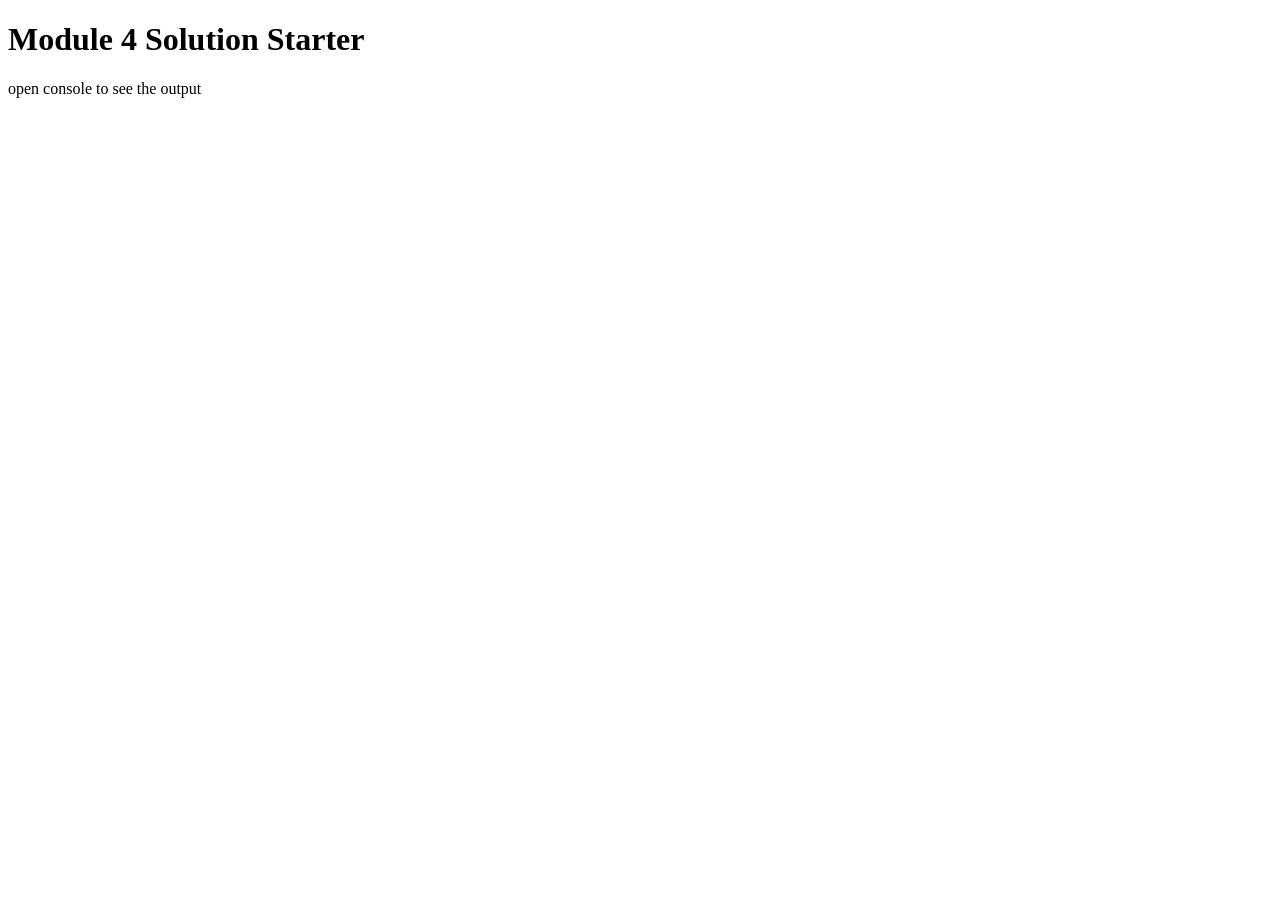
<file: module-four-solution/index.html>
<!DOCTYPE html>
<html>
<head>
  <meta charset="utf-8">
  <title>Module 4 Solution Starter</title>
  <script src="SpeakHello.js"></script>
  <script src="SpeakGoodBye.js"></script>
  <script src="script.js"></script>
</head>
<body>
  <h1>Module 4 Solution Starter</h1>
  <p>open console to see the output</p>
</body>
</html>
</file>
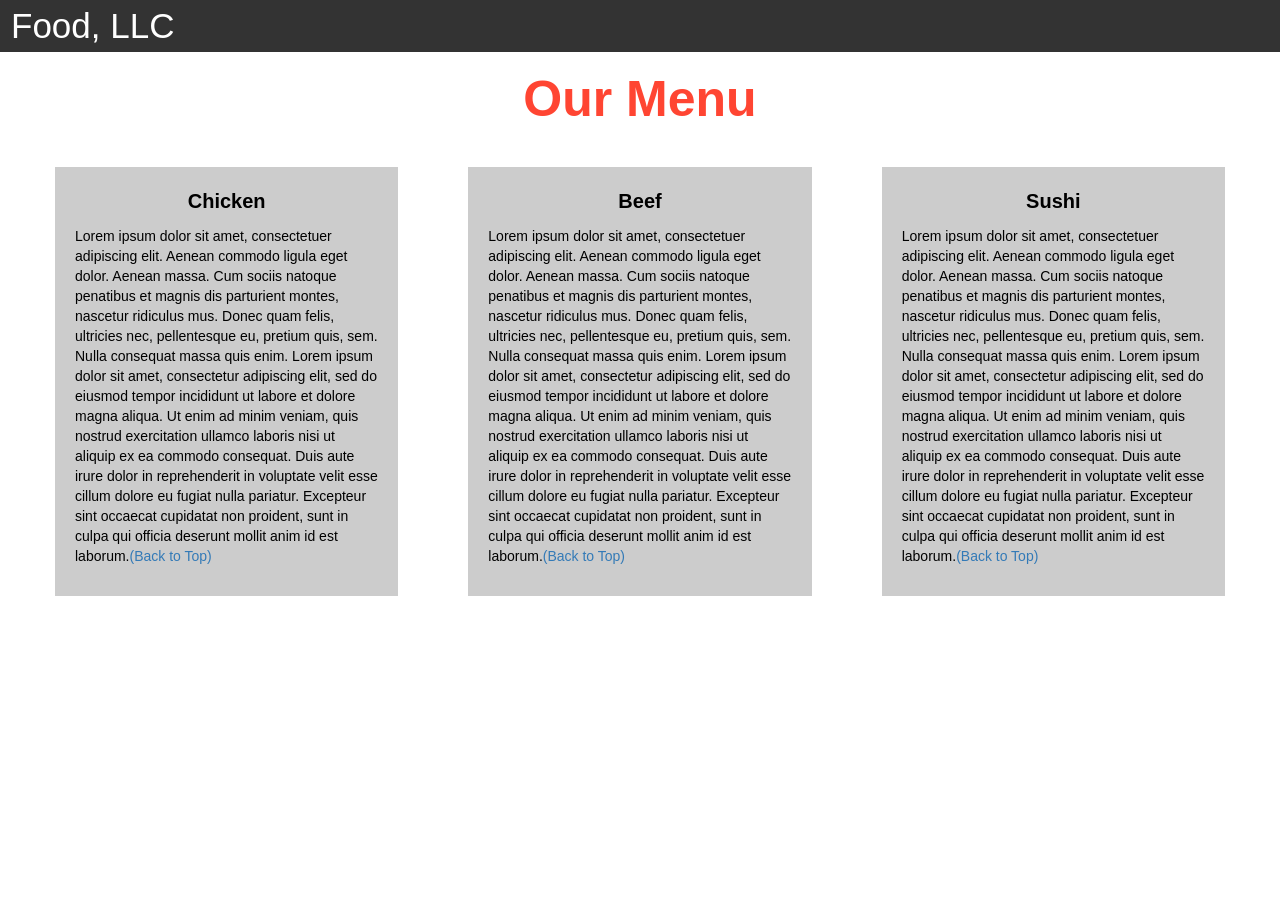
<file: module-tree-solution/index.html>
<!DOCTYPE html>
<html>
<head>

<title>Module 3</title>

  <meta name="viewport" content="width=device-width, initial-scale=1">
  <link rel="stylesheet" href="https://maxcdn.bootstrapcdn.com/bootstrap/3.3.7/css/bootstrap.min.css">
  <script src="https://ajax.googleapis.com/ajax/libs/jquery/3.3.1/jquery.min.js"></script>
  <script src="https://maxcdn.bootstrapcdn.com/bootstrap/3.3.7/js/bootstrap.min.js"></script>

</head>

<meta name="viewport" content="width=device-width, initial-scale=1">
<link rel="stylesheet" type="text/css" href="style.css">



<body>


<nav class="navbar" id="top">
  <div class="container-fluid">

    <div class="navbar-header">
      <button type="button" class="navbar-toggle" data-toggle="collapse" data-target="#myNavbar">
        <span class="icon-bar"></span>
        <span class="icon-bar"></span>
        <span class="icon-bar"></span> 
      </button>
      <a class="navbar-brand" href="#">Food, LLC</a>
    </div>

    <div class="collapse" id="myNavbar">
      <ul class="nav navbar-nav visible-xs">
        <li><a class="menu-item" href="#">Chicken</a></li>
        <li><a class="menu-item" href="#">Beef</a></li> 
        <li><a class="menu-item" href="#">Sushi</a></li> 
      </ul>
    </div>

  </div>
</nav>

<h1 class="main-title">Our Menu</h1>



<div class="row">

  <div class="col-lg-4 col-md-6 col-sm-12">
    <div class="content-box">
      <p class="item-name">Chicken</p>
      <p>Lorem ipsum dolor sit amet, consectetuer adipiscing elit. Aenean commodo ligula eget dolor. Aenean massa. Cum sociis natoque penatibus et magnis dis parturient montes, nascetur ridiculus mus. Donec quam felis, ultricies nec, pellentesque eu, pretium quis, sem. Nulla consequat massa quis enim. Lorem ipsum dolor sit amet, consectetur adipiscing elit, sed do eiusmod tempor incididunt ut labore et dolore magna aliqua. Ut enim ad minim veniam, quis nostrud exercitation ullamco laboris nisi ut aliquip ex ea commodo consequat. Duis aute irure dolor in reprehenderit in voluptate velit esse cillum dolore eu fugiat nulla pariatur. Excepteur sint occaecat cupidatat non proident, sunt in culpa qui officia deserunt mollit anim id est laborum.<a href="#top">(Back to Top)</a></p>
    </div>
  </div>

  <div class="col-lg-4 col-md-6 col-sm-12">
    <div class="content-box">
      <p class="item-name">Beef</p>
      <p>Lorem ipsum dolor sit amet, consectetuer adipiscing elit. Aenean commodo ligula eget dolor. Aenean massa. Cum sociis natoque penatibus et magnis dis parturient montes, nascetur ridiculus mus. Donec quam felis, ultricies nec, pellentesque eu, pretium quis, sem. Nulla consequat massa quis enim. Lorem ipsum dolor sit amet, consectetur adipiscing elit, sed do eiusmod tempor incididunt ut labore et dolore magna aliqua. Ut enim ad minim veniam, quis nostrud exercitation ullamco laboris nisi ut aliquip ex ea commodo consequat. Duis aute irure dolor in reprehenderit in voluptate velit esse cillum dolore eu fugiat nulla pariatur. Excepteur sint occaecat cupidatat non proident, sunt in culpa qui officia deserunt mollit anim id est laborum.<a href="#top">(Back to Top)</a></p>
    </div>
  </div>


  <div class="col-lg-4 col-md-12 col-sm-12">
    <div class="content-box">
      <p class="item-name">Sushi</p>
      <p>Lorem ipsum dolor sit amet, consectetuer adipiscing elit. Aenean commodo ligula eget dolor. Aenean massa. Cum sociis natoque penatibus et magnis dis parturient montes, nascetur ridiculus mus. Donec quam felis, ultricies nec, pellentesque eu, pretium quis, sem. Nulla consequat massa quis enim. Lorem ipsum dolor sit amet, consectetur adipiscing elit, sed do eiusmod tempor incididunt ut labore et dolore magna aliqua. Ut enim ad minim veniam, quis nostrud exercitation ullamco laboris nisi ut aliquip ex ea commodo consequat. Duis aute irure dolor in reprehenderit in voluptate velit esse cillum dolore eu fugiat nulla pariatur. Excepteur sint occaecat cupidatat non proident, sunt in culpa qui officia deserunt mollit anim id est laborum.<a href="#top">(Back to Top)</a></p>
    </div>
  </div>

</div>


</body>
</html>
</file>
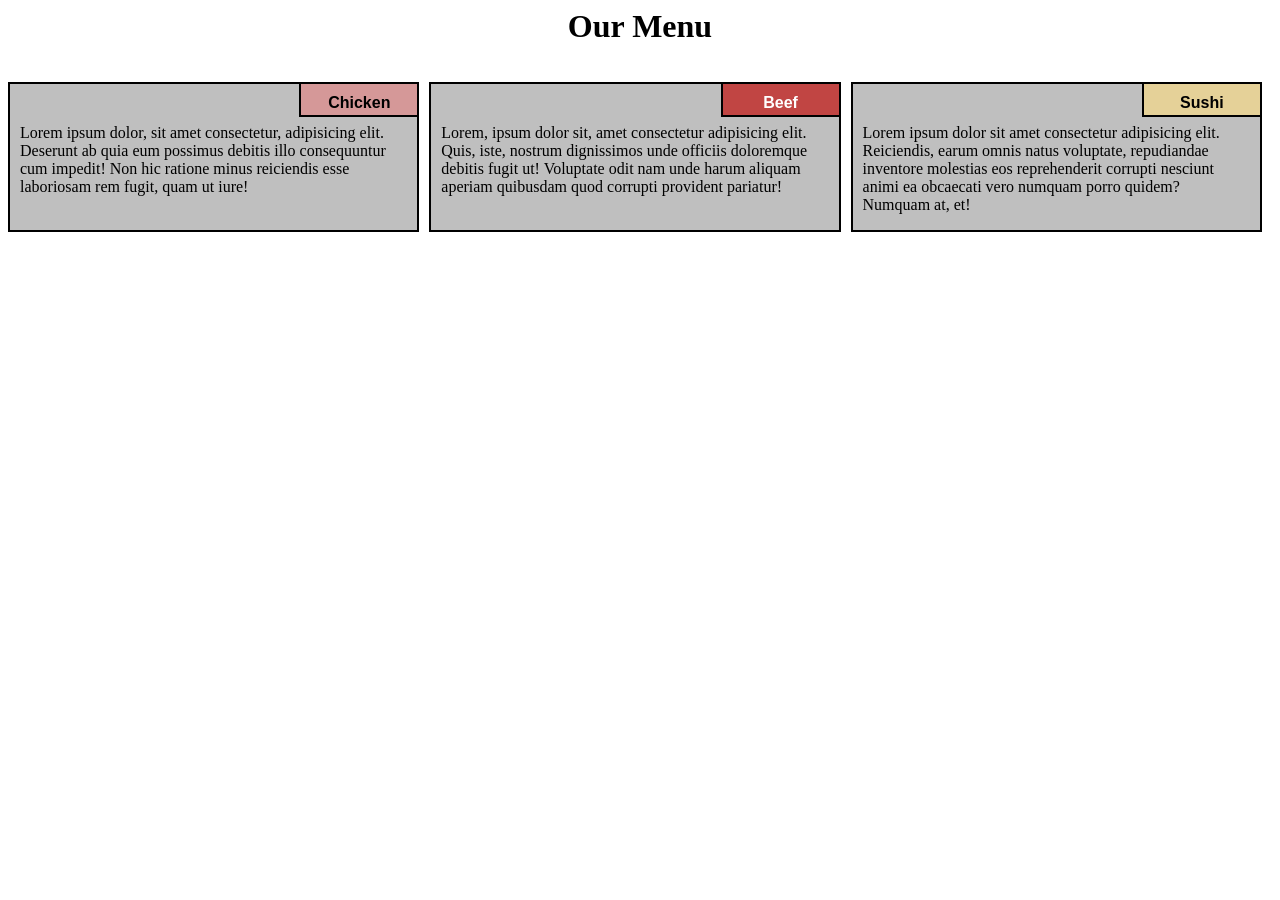
<file: module-two-solution/index.html>
<html lang="en">
<head>
	<meta charset="UTF-8">
	<meta name="viewport" content="width=device-width, initial-scale=1.0">
	 <link rel="stylesheet" href="css/style.css">
	<title>Responsive Layout</title>



</head>
<body>
	<div class="row">
	<h1>Our Menu</h1>
  <div class="col-lg-4 col-md-6 col-sm-12" id="container">
    <p>Lorem ipsum dolor, sit amet consectetur, adipisicing elit. Deserunt ab quia eum possimus debitis illo consequuntur cum impedit! Non hic ratione minus reiciendis esse laboriosam rem fugit, quam ut iure!</p>
  	<p id="p1">Chicken</p>

  	</div>

  

  <div class="col-lg-4 col-md-6 col-sm-12" id="container"><p>Lorem, ipsum dolor sit, amet consectetur adipisicing elit. Quis, iste, nostrum dignissimos unde officiis doloremque debitis fugit ut! Voluptate odit nam unde harum aliquam aperiam quibusdam quod corrupti provident pariatur!</p>

  	<p id="p2">Beef</p>

  </div>

  <div class="col-lg-4 col-md-12 col-sm-12" id="container"><p>Lorem ipsum dolor sit amet consectetur adipisicing elit. Reiciendis, earum omnis natus voluptate, repudiandae inventore molestias eos reprehenderit corrupti nesciunt animi ea obcaecati vero numquam porro quidem? Numquam at, et!</p>

  	<p  id="p3">Sushi</p>

  </div>

	</div>	

</body>
</html>
</file>
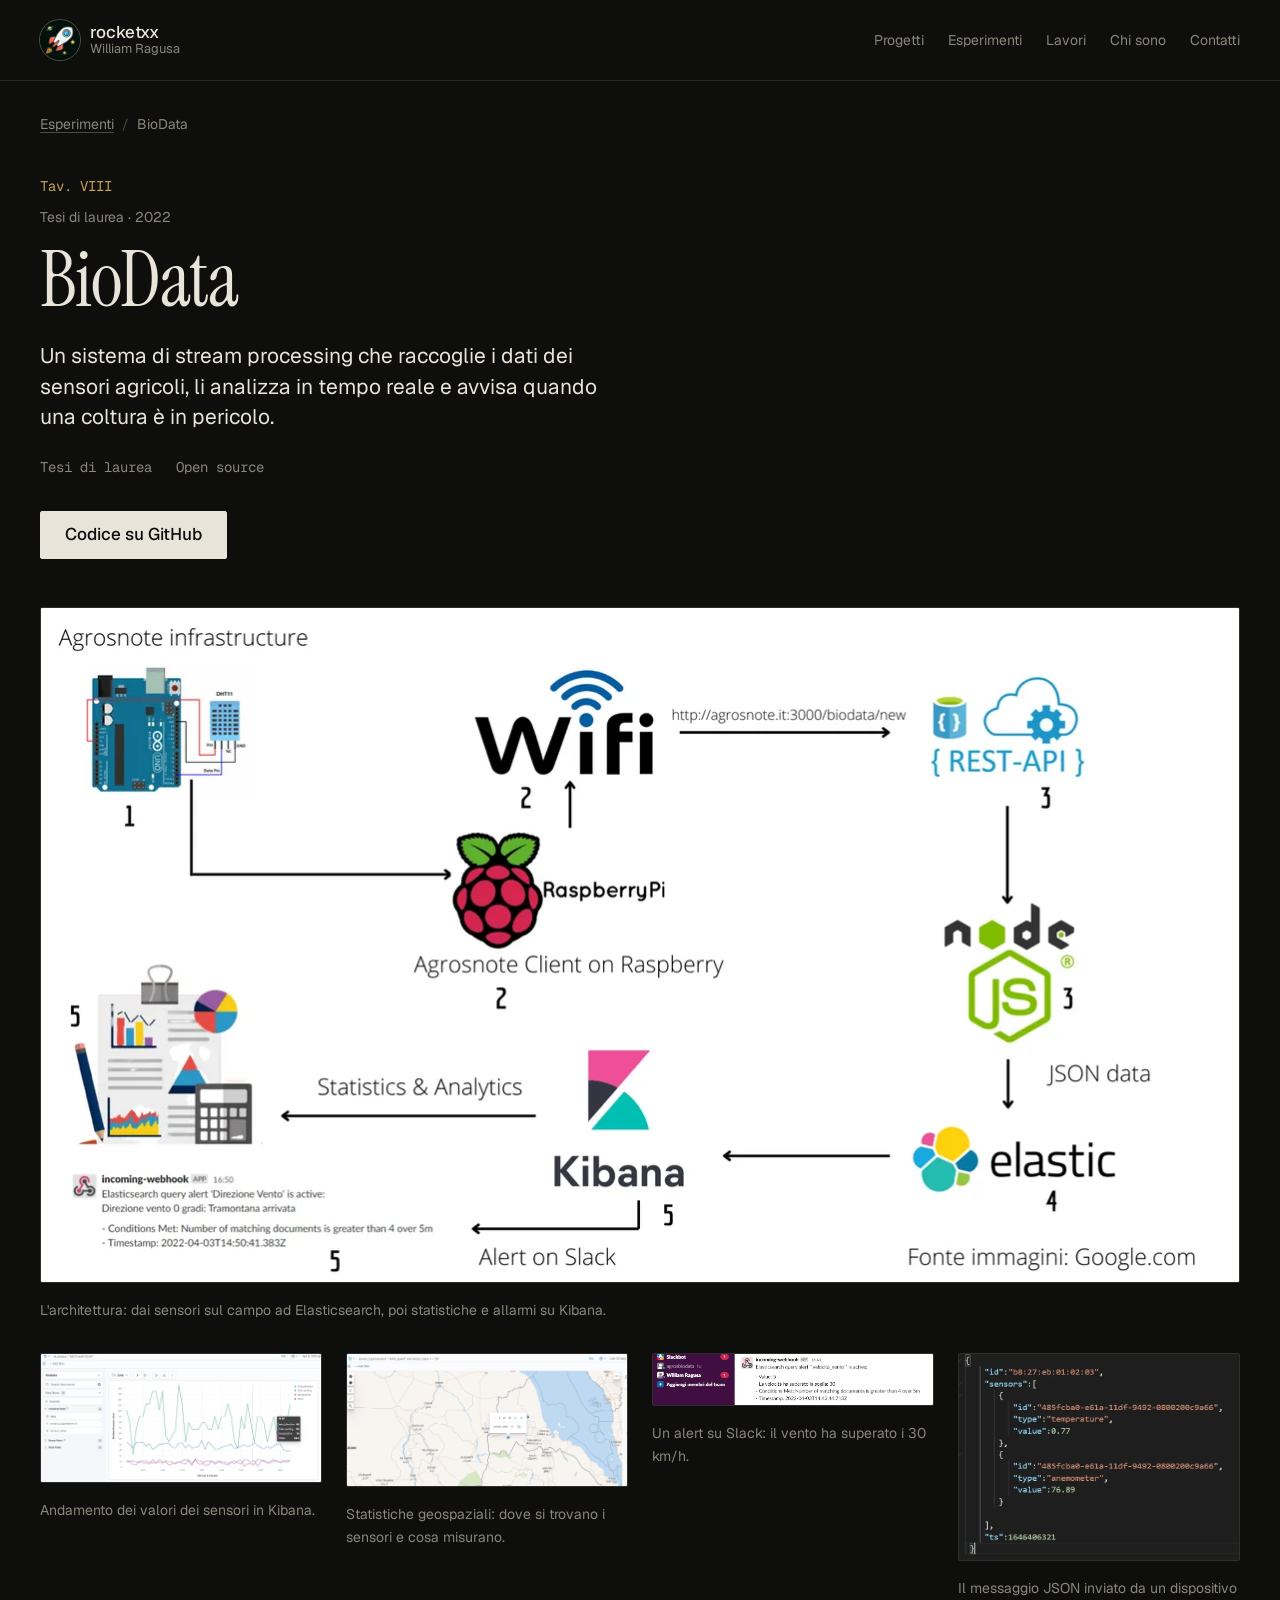
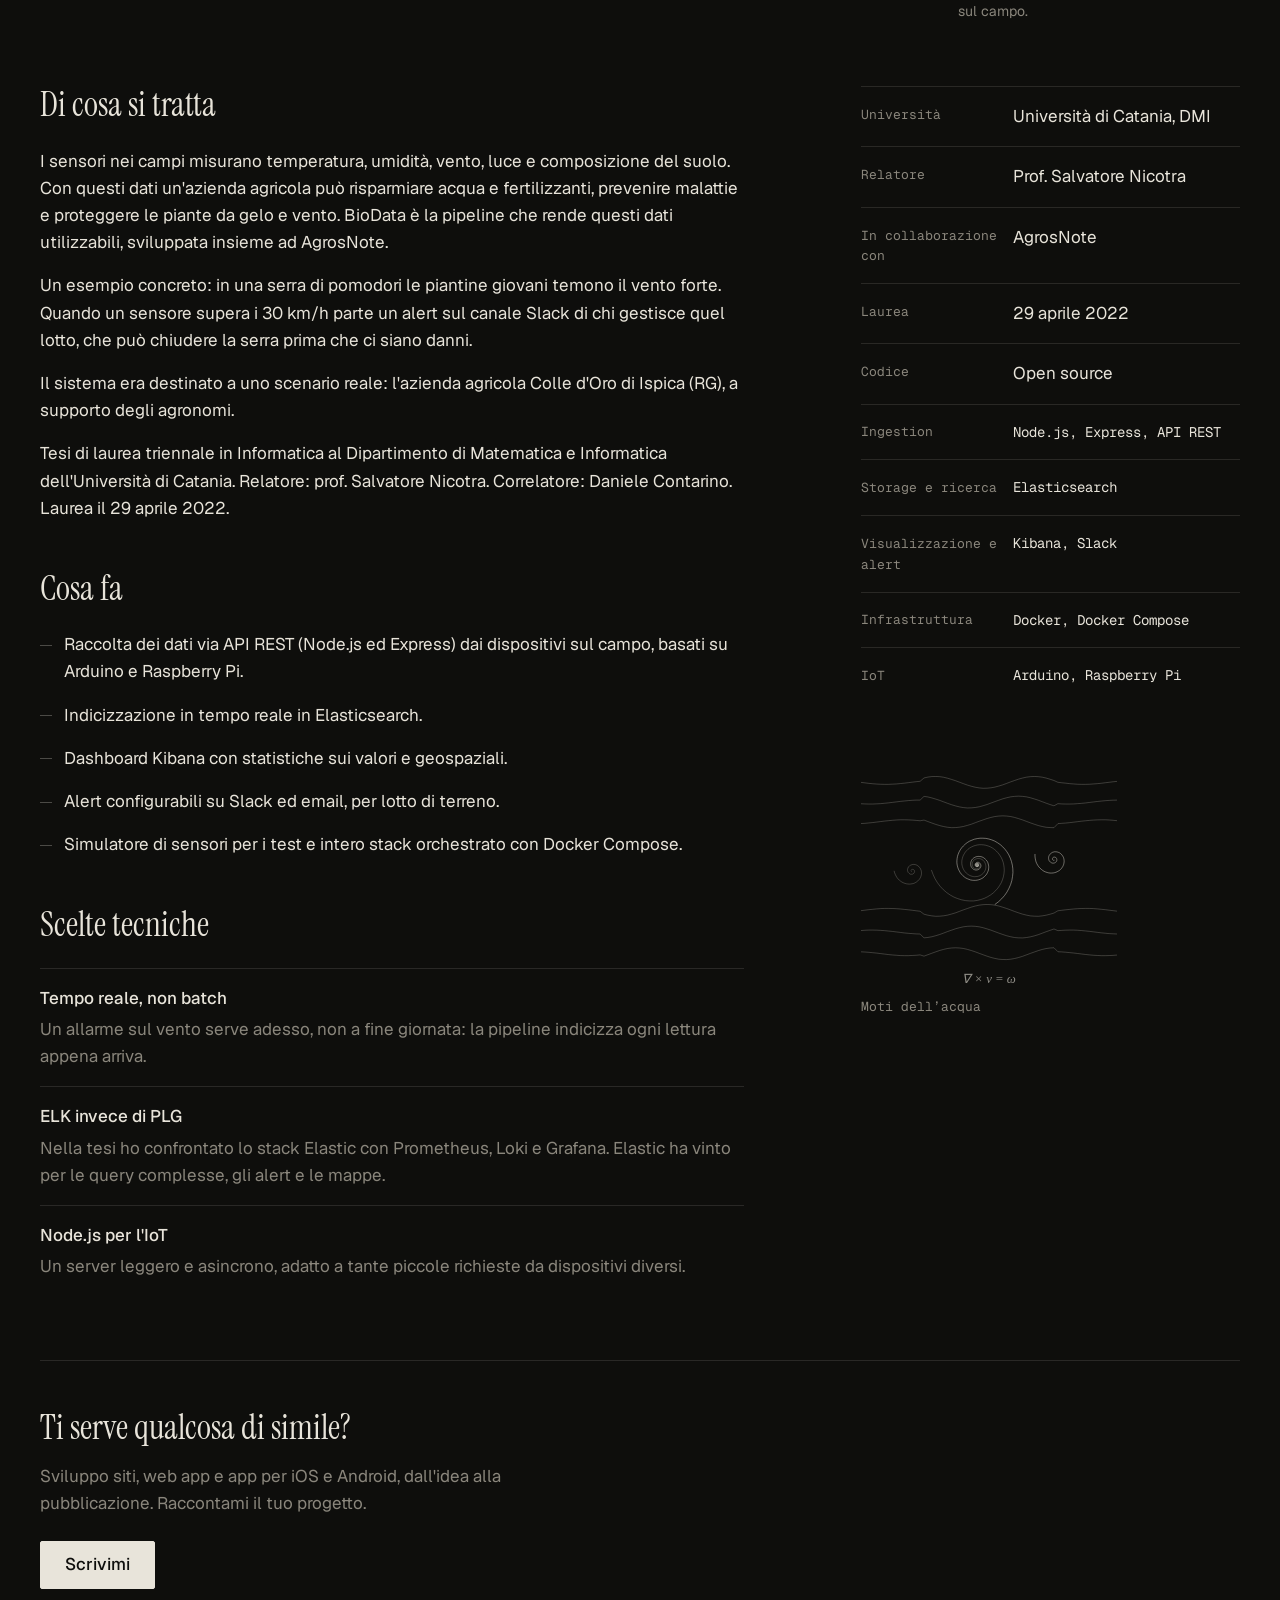
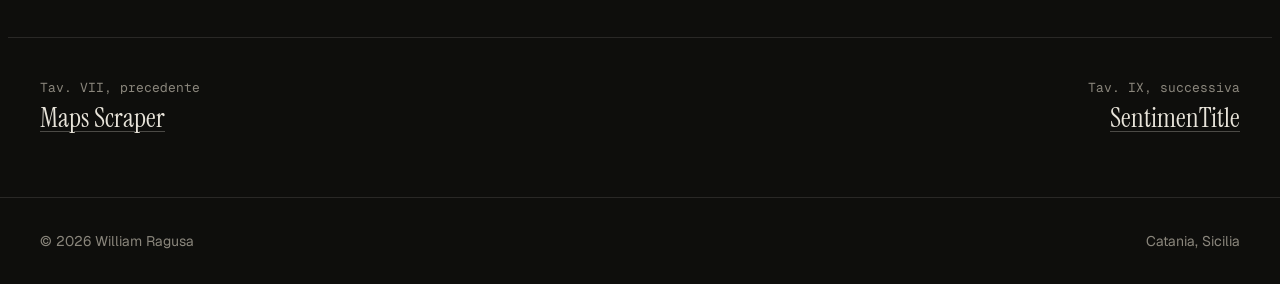
<file: progetti/biodata.html>
<!doctype html>
<html lang="it">
  <head>
    <meta charset="utf-8" />
    <meta name="viewport" content="width=device-width, initial-scale=1" />
    <title>BioData · Tesi di laurea · 2022 · William Ragusa</title>
    <meta name="description" content="Un sistema di stream processing che raccoglie i dati dei sensori agricoli, li analizza in tempo reale e avvisa quando una coltura è in pericolo." />
    <meta name="author" content="William Ragusa" />
    <meta name="theme-color" content="#0E0E0C" />
    <link href="https://rocketxx.github.io/progetti/biodata.html" rel="canonical"/>
    <meta content="website" property="og:type"/>
    <meta content="https://rocketxx.github.io/progetti/biodata.html" property="og:url"/>
    <meta content="William Ragusa" property="og:site_name"/>
    <meta content="it_IT" property="og:locale"/>
    <meta content="BioData · Tesi di laurea · 2022 · William Ragusa" property="og:title"/>
    <meta content="Un sistema di stream processing che raccoglie i dati dei sensori agricoli, li analizza in tempo reale e avvisa quando una coltura è in pericolo." property="og:description"/>
    <meta content="https://rocketxx.github.io/og-image.png" property="og:image"/>
    <meta content="summary_large_image" name="twitter:card"/>
    <link rel="icon" href="../favicon.svg" type="image/svg+xml" />
    <link rel="icon" href="../favicon.ico" sizes="32x32" />
    <link rel="apple-touch-icon" href="../assets/img/apple-touch-icon.png" />
    <link rel="preload" href="../assets/fonts/instrument-serif-latin.woff2" as="font" type="font/woff2" crossorigin />
    <link rel="stylesheet" href="../assets/css/style.css" />
    <script type="application/ld+json">
      {
        "@context": "https://schema.org",
        "@type": "SoftwareSourceCode",
        "name": "BioData",
        "description": "Un sistema di stream processing che raccoglie i dati dei sensori agricoli, li analizza in tempo reale e avvisa quando una coltura è in pericolo.",
        "url": "https://rocketxx.github.io/progetti/biodata.html",
        "author": {
          "@type": "Person",
          "name": "William Ragusa",
          "url": "https://rocketxx.github.io/"
        },
        "inLanguage": "it",
        "codeRepository": "https://github.com/rocketxx/biodata_tesi"
      }
    </script>
  </head>
  <body>
    <a class="skip-link" href="#main">Vai al contenuto</a>
    <header class="site-header">
      <div class="wrap">
        <a class="brand" href="../index.html">
          <img class="brand-avatar" src="../assets/img/avatar.webp" alt="" width="40" height="40" />
          <span class="brand-text"><b>rocketxx</b><span>William Ragusa</span></span>
        </a>
        <nav class="site-nav" aria-label="Sezioni">
          <ul role="list">
            <li><a href="../index.html#progetti">Progetti</a></li>
            <li><a href="../index.html#esperimenti">Esperimenti</a></li>
            <li><a href="../index.html#lavori">Lavori</a></li>
            <li><a href="../index.html#chi-sono">Chi sono</a></li>
            <li><a href="../index.html#contatti">Contatti</a></li>
          </ul>
        </nav>
        <details class="indice">
          <summary>Indice</summary>
          <nav aria-label="Indice">
            <ol role="list">
              <li><a href="../index.html#progetti"><span>Progetti in produzione</span><span class="leader"></span><span class="ref">Tav. II–III</span></a></li>
              <li><a href="../index.html#esperimenti"><span>Esperimenti</span><span class="leader"></span><span class="ref">Tav. IV–IX</span></a></li>
              <li><a href="../index.html#lavori"><span>Lavori</span><span class="leader"></span><span class="ref">Tav. X–XI</span></a></li>
              <li><a href="../index.html#chi-sono"><span>Chi sono</span><span class="leader"></span><span class="ref">percorso</span></a></li>
              <li><a href="../index.html#contatti"><span>Contatti</span><span class="leader"></span><span class="ref">email</span></a></li>
            </ol>
          </nav>
        </details>
      </div>
    </header>

    <main id="main" class="project-page"><div class="equations" aria-hidden="true">
          <math style="top: 7%; --x: 0.62; --d: 0.4s">
            <mi>F</mi><mo>=</mo><mi>G</mi>
            <mfrac>
              <mrow><msub><mi>m</mi><mn>1</mn></msub><msub><mi>m</mi><mn>2</mn></msub></mrow>
              <msup><mi>r</mi><mn>2</mn></msup>
            </mfrac>
          </math>
          <!-- galassia a spirale -->
          <svg class="glyph" style="top: 20%; --x: 0.12; --d: 0.8s" viewBox="0 0 160 160">
            <g class="spin-slow">
              <g transform="rotate(-25 80 80)">
                <ellipse class="faint" cx="80" cy="80" rx="72" ry="44" stroke-dasharray="2 6" />
                <path d="M84.0 80.0L84.2 80.9L83.8 81.8L82.9 82.8L81.3 83.5L79.3 84.0L76.8 84.0L74.3 83.4L71.9 82.3L70.1 80.7L69.3 78.5L69.7 76.1L71.6 73.7L75.1 71.6L80.0 70.1L86.0 69.7L92.5 70.6L98.9 72.9L104.0 76.7L107.1 81.8L107.2 87.8L103.6 94.1L96.0 99.9L84.6 104.3L70.0 106.4L53.4 105.4L36.8 100.7L22.3 92.1L12.4 80.0" />
                <path d="M76.0 80.0L75.8 79.1L76.2 78.2L77.1 77.2L78.7 76.5L80.7 76.0L83.2 76.0L85.7 76.6L88.1 77.7L89.9 79.3L90.7 81.5L90.3 83.9L88.4 86.3L84.9 88.4L80.0 89.9L74.0 90.3L67.5 89.4L61.1 87.1L56.0 83.3L52.9 78.2L52.8 72.2L56.4 65.9L64.0 60.1L75.4 55.7L90.0 53.6L106.6 54.6L123.2 59.3L137.7 67.9L147.6 80.0" />
                <circle class="dot" cx="80" cy="80" r="3" />
                <circle class="faint" cx="80" cy="80" r="9" />
                <circle class="dot" cx="104" cy="96" r="1.4" />
                <circle class="dot" cx="58" cy="62" r="1.2" />
                <circle class="dot" cx="122" cy="62" r="1.4" />
                <circle class="dot" cx="34" cy="96" r="1.2" />
                <circle class="dot" cx="96" cy="58" r="1" />
              </g>
            </g>
          </svg>
          <math style="top: 44%; --x: 0.78; --d: 1.2s">
            <msup><mo>∇</mo><mn>2</mn></msup><mi>φ</mi><mo>=</mo><mn>0</mn>
          </math>
          <!-- sfera con assi cartesiani -->
          <svg class="glyph" style="top: 55%; --x: 0.3; --d: 1.6s" viewBox="0 0 150 150">
            <circle cx="75" cy="80" r="45" />
            <ellipse class="faint" cx="75" cy="80" rx="45" ry="13" />
            <ellipse class="faint" cx="75" cy="80" rx="16" ry="45" />
            <path d="M75 80V16M71 23l4-7 4 7M75 80L28 122M30 114l-2 8 8-3M75 80l66 14M133 89l8 5-9 3" />
            <circle class="dot" cx="75" cy="80" r="2.5" />
            <text x="82" y="20">z</text>
            <text x="18" y="134">x</text>
            <text x="138" y="110">y</text>
          </svg>
          
          <!-- sistema solare: orbite concentriche -->
          <svg class="glyph" style="top: 80%; --x: 0.66; --d: 2.4s" viewBox="0 0 150 150">
            <circle class="dot" cx="75" cy="75" r="4" />
            <circle class="faint" cx="75" cy="75" r="22" />
            <circle cx="75" cy="75" r="40" stroke-dasharray="3 5" />
            <circle class="faint" cx="75" cy="75" r="60" />
            <circle class="dot" cx="97" cy="75" r="2" />
            <circle class="dot" cx="47" cy="47" r="2.5" />
            <circle class="dot" cx="117" cy="117" r="3" />
          </svg>
        </div><div class="equations right" aria-hidden="true">
          <math style="top: 5%; --x: 0.18; --d: 0.6s">
            <msup><mi>T</mi><mn>2</mn></msup><mo>=</mo>
            <mfrac>
              <mrow><mn>4</mn><msup><mi>π</mi><mn>2</mn></msup></mrow>
              <mrow><mi>G</mi><mi>M</mi></mrow>
            </mfrac>
            <msup><mi>a</mi><mn>3</mn></msup>
          </math>
          <!-- orbita di Keplero: ellisse, fuochi, raggio vettore -->
          <svg class="glyph" style="top: 22%; --x: 0.7; --d: 1s" viewBox="0 0 170 120">
            <ellipse cx="85" cy="60" rx="70" ry="42" />
            <path class="faint" d="M15 60H155M85 18V102" stroke-dasharray="2 5" />
            <circle class="dot" cx="141" cy="60" r="4" />
            <path class="faint" d="M25 60h8M29 56v8" />
            <path d="M141 60L50 23.6" />
            <circle class="dot" cx="50" cy="23.6" r="3.5" />
            <text x="88" y="56">a</text>
            <text x="90" y="34">r</text>
            <text x="22" y="76">F₁</text>
            <text x="134" y="78">F₂</text>
          </svg>
          
          
          <math style="top: 52%; --x: 0.25; --d: 2.2s">
            <msup><mi>v</mi><mn>2</mn></msup><mo>=</mo><mi>G</mi><mi>M</mi>
            <mrow>
              <mo>(</mo>
              <mfrac><mn>2</mn><mi>r</mi></mfrac><mo>−</mo><mfrac><mn>1</mn><mi>a</mi></mfrac>
              <mo>)</mo>
            </mrow>
          </math>
          <!-- spirale aurea nei rettangoli -->
          <svg class="glyph" style="top: 74%; --x: 0.82; --d: 2.6s" viewBox="-2 -2 166 116">
            <path class="faint" d="M0 0H161.8V100H0ZM100 0V100M100 61.8H161.8M123.6 61.8V100M100 76.4H123.6M114.6 61.8V76.4" />
            <path d="M0 100A100 100 0 0 1 100 0A61.8 61.8 0 0 1 161.8 61.8A38.2 38.2 0 0 1 123.6 100A23.6 23.6 0 0 1 100 76.4A14.6 14.6 0 0 1 114.6 61.8" />
            <text x="2" y="113">φ = 1.618…</text>
          </svg>
        </div>
<div class="wrap">
<nav aria-label="Percorso" class="crumbs">
<ol role="list">
<li><a href="../index.html#esperimenti">Esperimenti</a></li>
<li aria-current="page">BioData</li>
</ol>
</nav>
<header class="project-hero"><p class="tav-label">Tav. VIII</p>
<p class="eyebrow">Tesi di laurea · 2022</p>
<h1>BioData</h1>
<p class="project-lead">Un sistema di stream processing che raccoglie i dati dei sensori agricoli, li analizza in tempo reale e avvisa quando una coltura è in pericolo.</p>
<p class="badges"><span class="badge badge-uni">Tesi di laurea</span><span class="badge badge-oss">Open source</span></p>
<div class="project-actions"><a class="btn btn-primary" href="https://github.com/rocketxx/biodata_tesi">Codice su GitHub</a></div>
</header>
<div class="media">
<figure>
<button aria-label="Ingrandisci: Schema dell'architettura: sensori Arduino, client su Raspberry Pi, invio via Wi-Fi a un'API REST in Node.js, indicizzazione in Elasticsearch, statistiche in Kibana e alert su Slack." class="shot" popovertarget="pop-0" type="button"><img alt="Schema dell'architettura: sensori Arduino, client su Raspberry Pi, invio via Wi-Fi a un'API REST in Node.js, indicizzazione in Elasticsearch, statistiche in Kibana e alert su Slack." height="675" loading="eager" src="../assets/img/progetti/biodata/architettura.webp" width="1200"/></button><div class="shot-pop" id="pop-0" popover=""><img alt="Schema dell'architettura: sensori Arduino, client su Raspberry Pi, invio via Wi-Fi a un'API REST in Node.js, indicizzazione in Elasticsearch, statistiche in Kibana e alert su Slack." decoding="async" loading="lazy" src="../assets/img/progetti/biodata/architettura.webp"/><p><span>Schema dell'architettura: sensori Arduino, client su Raspberry Pi, invio via Wi-Fi a un'API REST in Node.js, indicizzazione in Elasticsearch, statistiche in Kibana e alert su Slack.</span><button class="text-btn" popovertarget="pop-0" popovertargetaction="hide" type="button">Chiudi</button></p></div>
<figcaption>L'architettura: dai sensori sul campo ad Elasticsearch, poi statistiche e allarmi su Kibana.</figcaption>
</figure>
<div class="media-row">
<figure>
<button aria-label="Ingrandisci: Grafico Kibana dei valori dei sensori nel tempo." class="shot" popovertarget="pop-1" type="button"><img alt="Grafico Kibana dei valori dei sensori nel tempo." height="547" loading="lazy" src="../assets/img/progetti/biodata/kibana-grafico.webp" width="1200"/></button><div class="shot-pop" id="pop-1" popover=""><img alt="Grafico Kibana dei valori dei sensori nel tempo." decoding="async" loading="lazy" src="../assets/img/progetti/biodata/kibana-grafico.webp"/><p><span>Grafico Kibana dei valori dei sensori nel tempo.</span><button class="text-btn" popovertarget="pop-1" popovertargetaction="hide" type="button">Chiudi</button></p></div>
<figcaption>Andamento dei valori dei sensori in Kibana.</figcaption>
</figure>
<figure>
<button aria-label="Ingrandisci: Mappa Kibana con la posizione dei sensori e i loro valori." class="shot" popovertarget="pop-2" type="button"><img alt="Mappa Kibana con la posizione dei sensori e i loro valori." height="567" loading="lazy" src="../assets/img/progetti/biodata/kibana-mappa.webp" width="1200"/></button><div class="shot-pop" id="pop-2" popover=""><img alt="Mappa Kibana con la posizione dei sensori e i loro valori." decoding="async" loading="lazy" src="../assets/img/progetti/biodata/kibana-mappa.webp"/><p><span>Mappa Kibana con la posizione dei sensori e i loro valori.</span><button class="text-btn" popovertarget="pop-2" popovertargetaction="hide" type="button">Chiudi</button></p></div>
<figcaption>Statistiche geospaziali: dove si trovano i sensori e cosa misurano.</figcaption>
</figure>
<figure>
<button aria-label="Ingrandisci: Messaggio Slack: alert «velocità vento» attivo, la velocità ha superato la soglia di 30." class="shot" popovertarget="pop-3" type="button"><img alt="Messaggio Slack: alert «velocità vento» attivo, la velocità ha superato la soglia di 30." height="195" loading="lazy" src="../assets/img/progetti/biodata/alert-slack.webp" width="1063"/></button><div class="shot-pop" id="pop-3" popover=""><img alt="Messaggio Slack: alert «velocità vento» attivo, la velocità ha superato la soglia di 30." decoding="async" loading="lazy" src="../assets/img/progetti/biodata/alert-slack.webp"/><p><span>Messaggio Slack: alert «velocità vento» attivo, la velocità ha superato la soglia di 30.</span><button class="text-btn" popovertarget="pop-3" popovertargetaction="hide" type="button">Chiudi</button></p></div>
<figcaption>Un alert su Slack: il vento ha superato i 30 km/h.</figcaption>
</figure>
<figure>
<button aria-label="Ingrandisci: Payload JSON inviato da un dispositivo con le letture di temperatura e anemometro." class="shot" popovertarget="pop-4" type="button"><img alt="Payload JSON inviato da un dispositivo con le letture di temperatura e anemometro." height="499" loading="lazy" src="../assets/img/progetti/biodata/payload-sensore.webp" width="677"/></button><div class="shot-pop" id="pop-4" popover=""><img alt="Payload JSON inviato da un dispositivo con le letture di temperatura e anemometro." decoding="async" loading="lazy" src="../assets/img/progetti/biodata/payload-sensore.webp"/><p><span>Payload JSON inviato da un dispositivo con le letture di temperatura e anemometro.</span><button class="text-btn" popovertarget="pop-4" popovertargetaction="hide" type="button">Chiudi</button></p></div>
<figcaption>Il messaggio JSON inviato da un dispositivo sul campo.</figcaption>
</figure>
</div>
</div>
<div class="project-body">
<div><svg class="fregio-band" viewBox="0 0 360 56" aria-hidden="true" focusable="false"><circle class="dot" cx="8" cy="28" r="4" /><circle class="faint" cx="8" cy="28" r="9" /><path d="M14 28L16 22.5L18 17.5L20 13.6L22 11L24 9.8L26 10.1L28 11.8L30 14.8L32 18.7L34 23.2L36 28L38 32.6L40 36.7L42 40L44 42.2L46 43.2L48 42.9L50 41.5L52 39L54 35.7L56 31.9L58 28L60 24.1L62 20.7L64 18L66 16.2L68 15.4L70 15.6L72 16.8L74 18.9L76 21.6L78 24.7L80 28L82 31.2L84 34.1L86 36.3L88 37.8L90 38.5L92 38.3L94 37.3L96 35.6L98 33.3L100 30.7L102 28L104 25.3L106 22.9L108 21.1L110 19.8L112 19.2L114 19.4L116 20.2L118 21.7L120 23.6L122 25.8L124 28.1L126 30.3L128 32.2L130 33.8L132 34.8L134 35.3L136 35.2L138 34.5L140 33.3L142 31.7L144 29.9L146 27.9L148 26.1L150 24.5L152 23.2L154 22.3L156 21.9L158 22L160 22.6L162 23.6L164 24.9L166 26.5L168 28L170 29.6L172 30.9L174 32L176 32.7L178 33.1L180 33L182 32.5L184 31.6L186 30.5L188 29.3L190 28L192 26.7L194 25.5L196 24.7L198 24.1L200 23.8L202 23.9L204 24.3L206 25L208 25.9L210 26.9L212 28L214 29.1L216 30L218 30.8L220 31.3L222 31.5L224 31.4L226 31.1L228 30.5L230 29.8L232 28.9L234 28L236 27.1L238 26.3L240 25.7L242 25.3L244 25.1L246 25.1L248 25.4L250 25.9L252 26.5L254 27.3L256 28L258 28.8L260 29.4L262 29.9L264 30.3L266 30.4L268 30.4L270 30.1L272 29.7L274 29.2L276 28.6L278 28L280 27.4L282 26.8L284 26.4L286 26.1L288 26L290 26L292 26.2L294 26.6L296 27L298 27.5L300 28L302 28.5L304 29L306 29.3L308 29.6L310 29.7L312 29.6L314 29.5L316 29.2L318 28.8L320 28.4L322 28L324 27.5L326 27.2L328 26.9L330 26.7L332 26.6L334 26.6L336 26.8L338 27L340 27.3L342 27.7L344 28L346 28.4L348 28.7L350 28.9" /><path class="faint" d="M14 28H360" stroke-dasharray="2 5" /></svg>
<section aria-labelledby="h-what"><h2 id="h-what">Di cosa si tratta</h2><div class="prose"><p>I sensori nei campi misurano temperatura, umidità, vento, luce e composizione del suolo. Con questi dati un'azienda agricola può risparmiare acqua e fertilizzanti, prevenire malattie e proteggere le piante da gelo e vento. BioData è la pipeline che rende questi dati utilizzabili, sviluppata insieme ad AgrosNote.</p><p>Un esempio concreto: in una serra di pomodori le piantine giovani temono il vento forte. Quando un sensore supera i 30 km/h parte un alert sul canale Slack di chi gestisce quel lotto, che può chiudere la serra prima che ci siano danni.</p><p>Il sistema era destinato a uno scenario reale: l'azienda agricola Colle d'Oro di Ispica (RG), a supporto degli agronomi.</p><p>Tesi di laurea triennale in Informatica al Dipartimento di Matematica e Informatica dell'Università di Catania. Relatore: prof. Salvatore Nicotra. Correlatore: Daniele Contarino. Laurea il 29 aprile 2022.</p></div></section>
<section aria-labelledby="h-feat"><h2 id="h-feat">Cosa fa</h2><ul class="features" role="list"><li>Raccolta dei dati via API REST (Node.js ed Express) dai dispositivi sul campo, basati su Arduino e Raspberry Pi.</li><li>Indicizzazione in tempo reale in Elasticsearch.</li><li>Dashboard Kibana con statistiche sui valori e geospaziali.</li><li>Alert configurabili su Slack ed email, per lotto di terreno.</li><li>Simulatore di sensori per i test e intero stack orchestrato con Docker Compose.</li></ul></section>
<section aria-labelledby="h-choices"><h2 id="h-choices">Scelte tecniche</h2><ul class="choices" role="list"><li><b>Tempo reale, non batch</b><span>Un allarme sul vento serve adesso, non a fine giornata: la pipeline indicizza ogni lettura appena arriva.</span></li><li><b>ELK invece di PLG</b><span>Nella tesi ho confrontato lo stack Elastic con Prometheus, Loki e Grafana. Elastic ha vinto per le query complesse, gli alert e le mappe.</span></li><li><b>Node.js per l'IoT</b><span>Un server leggero e asincrono, adatto a tante piccole richieste da dispositivi diversi.</span></li></ul></section>
</div>
<aside aria-label="Scheda del progetto" class="facts">
<dl>
<div><dt>Università</dt><dd>Università di Catania, DMI</dd></div><div><dt>Relatore</dt><dd>Prof. Salvatore Nicotra</dd></div><div><dt>In collaborazione con</dt><dd>AgrosNote</dd></div><div><dt>Laurea</dt><dd>29 aprile 2022</dd></div><div><dt>Codice</dt><dd>Open source</dd></div>
<div><dt>Ingestion</dt><dd><ul class="stack-tags" role="list"><li>Node.js</li><li>Express</li><li>API REST</li></ul></dd></div><div><dt>Storage e ricerca</dt><dd><ul class="stack-tags" role="list"><li>Elasticsearch</li></ul></dd></div><div><dt>Visualizzazione e alert</dt><dd><ul class="stack-tags" role="list"><li>Kibana</li><li>Slack</li></ul></dd></div><div><dt>Infrastruttura</dt><dd><ul class="stack-tags" role="list"><li>Docker</li><li>Docker Compose</li></ul></dd></div><div><dt>IoT</dt><dd><ul class="stack-tags" role="list"><li>Arduino</li><li>Raspberry Pi</li></ul></dd></div>
</dl>
<figure class="study" aria-hidden="true"><svg class="study-svg" viewBox="0 0 260 250" focusable="false"><defs><pattern id="h-aq" width="3" height="3" patternUnits="userSpaceOnUse" patternTransform="rotate(40)"><line class="hatch" x1="0" y1="0" x2="0" y2="3" /></pattern></defs><path class="faint" d="M0 40L4 40.5L8 41L12 41.4L16 41.7L20 41.9L24 42L28 42L32 41.8L36 41.6L40 41.2L44 40.8L48 40.3L52 39.8L56 39.3L60 38.9L64 35.5L68 34.6L72 34.1L76 34L80 34.2L84 34.8L88 35.8L92 37L96 38.3L100 39.8L104 41.3L108 42.7L112 43.9L116 44.9L120 45.6L124 46L128 45.9L132 45.5L136 44.8L140 43.7L144 42.5L148 41L152 39.5L156 38.1L160 36.7L164 35.6L168 34.7L172 34.2L176 34L180 34.2L184 34.7L188 35.6L192 36.8L196 38.1L200 39.9L204 40.4L208 40.8L212 41.3L216 41.6L220 41.9L224 42L228 42L232 41.9L236 41.6L240 41.3L244 40.9L248 40.4L252 39.9L256 39.4L260 39" /><path class="faint" d="M0 61.7L4 61.9L8 62L12 62L16 61.8L20 61.6L24 61.2L28 60.8L32 60.3L36 59.8L40 59.3L44 58.9L48 58.5L52 58.2L56 58L60 58L64 54.2L68 54.8L72 55.8L76 57L80 58.3L84 59.8L88 61.3L92 62.7L96 63.9L100 64.9L104 65.6L108 66L112 65.9L116 65.5L120 64.8L124 63.7L128 62.5L132 61L136 59.5L140 58.1L144 56.7L148 55.6L152 54.7L156 54.2L160 54L164 54.2L168 54.7L172 55.6L176 56.8L180 58.1L184 59.6L188 61.1L192 62.5L196 63.8L200 61.6L204 61.9L208 62L212 62L216 61.9L220 61.6L224 61.3L228 60.9L232 60.4L236 59.9L240 59.4L244 59L248 58.6L252 58.3L256 58.1L260 58" /><path class="faint" d="M0 81.8L4 81.6L8 81.2L12 80.8L16 80.3L20 79.8L24 79.3L28 78.9L32 78.5L36 78.2L40 78L44 78L48 78.1L52 78.3L56 78.6L60 79L64 78.3L68 79.8L72 81.3L76 82.7L80 83.9L84 84.9L88 85.6L92 86L96 85.9L100 85.5L104 84.8L108 83.7L112 82.5L116 81L120 79.5L124 78.1L128 76.7L132 75.6L136 74.7L140 74.2L144 74L148 74.2L152 74.7L156 75.6L160 76.8L164 78.1L168 79.6L172 81.1L176 82.5L180 83.8L184 84.8L188 85.6L192 85.9L196 86L200 81.9L204 81.6L208 81.3L212 80.9L216 80.4L220 79.9L224 79.4L228 79L232 78.6L236 78.3L240 78.1L244 78L248 78L252 78.2L256 78.5L260 78.9" /><path class="faint" d="M0 170.3L4 169.8L8 169.3L12 168.9L16 168.5L20 168.2L24 168L28 168L32 168.1L36 168.3L40 168.6L44 169L48 169.4L52 169.9L56 170.4L60 170.9L64 173.9L68 174.9L72 175.6L76 176L80 175.9L84 175.5L88 174.8L92 173.7L96 172.5L100 171L104 169.5L108 168.1L112 166.7L116 165.6L120 164.7L124 164.2L128 164L132 164.2L136 164.7L140 165.6L144 166.8L148 168.1L152 169.6L156 171.1L160 172.5L164 173.8L168 174.8L172 175.6L176 175.9L180 176L184 175.6L188 174.9L192 173.9L196 172.7L200 170.4L204 169.9L208 169.4L212 169L216 168.6L220 168.3L224 168.1L228 168L232 168L236 168.2L240 168.5L244 168.9L248 169.3L252 169.8L256 170.3L260 170.8" /><path class="faint" d="M0 190.5L4 190.2L8 190L12 190L16 190.1L20 190.3L24 190.6L28 191L32 191.4L36 191.9L40 192.4L44 192.9L48 193.3L52 193.6L56 193.9L60 194L64 197.9L68 197.5L72 196.8L76 195.7L80 194.5L84 193L88 191.5L92 190.1L96 188.7L100 187.6L104 186.7L108 186.2L112 186L116 186.2L120 186.7L124 187.6L128 188.8L132 190.1L136 191.6L140 193.1L144 194.5L148 195.8L152 196.8L156 197.6L160 197.9L164 198L168 197.6L172 196.9L176 195.9L180 194.7L184 193.2L188 191.7L192 190.3L196 188.9L200 190.6L204 190.3L208 190.1L212 190L216 190L220 190.2L224 190.5L228 190.9L232 191.3L236 191.8L240 192.3L244 192.8L248 193.2L252 193.6L256 193.8L260 194" /><path class="faint" d="M0 212.1L4 212.3L8 212.6L12 213L16 213.4L20 213.9L24 214.4L28 214.9L32 215.3L36 215.6L40 215.9L44 216L48 216L52 215.8L56 215.6L60 215.2L64 216.5L68 215L72 213.5L76 212.1L80 210.7L84 209.6L88 208.7L92 208.2L96 208L100 208.2L104 208.7L108 209.6L112 210.8L116 212.1L120 213.6L124 215.1L128 216.5L132 217.8L136 218.8L140 219.6L144 219.9L148 220L152 219.6L156 218.9L160 217.9L164 216.7L168 215.2L172 213.7L176 212.3L180 210.9L184 209.7L188 208.8L192 208.2L196 208L200 212L204 212.2L208 212.5L212 212.9L216 213.3L220 213.8L224 214.3L228 214.8L232 215.2L236 215.6L240 215.8L244 216L248 216L252 215.9L256 215.7L260 215.4" /><path d="M119.2 124L119.2 124.1L119.2 124.3L119.2 124.4L119.2 124.5L119.1 124.7L119.1 124.8L119 124.9L118.9 125L118.8 125.2L118.7 125.3L118.6 125.3L118.5 125.4L118.3 125.5L118.2 125.6L118 125.6L117.8 125.6L117.7 125.6L117.5 125.6L117.3 125.6L117.1 125.5L117 125.4L116.8 125.4L116.6 125.2L116.5 125.1L116.3 125L116.2 124.8L116.1 124.6L116 124.4L115.9 124.2L115.9 124L115.9 123.8L115.9 123.5L115.9 123.3L115.9 123.1L116 122.8L116.1 122.6L116.2 122.4L116.4 122.2L116.5 122L116.7 121.8L116.9 121.6L117.2 121.5L117.4 121.4L117.7 121.3L118 121.2L118.3 121.2L118.6 121.2L118.9 121.2L119.2 121.2L119.5 121.3L119.8 121.5L120.1 121.6L120.4 121.8L120.7 122L120.9 122.3L121.2 122.6L121.3 122.9L121.5 123.3L121.6 123.6L121.7 124L121.8 124.4L121.8 124.8L121.7 125.2L121.7 125.6L121.5 126L121.4 126.4L121.2 126.8L120.9 127.2L120.6 127.6L120.2 127.9L119.9 128.2L119.4 128.4L119 128.6L118.5 128.8L118 128.9L117.5 129L116.9 129L116.4 129L115.8 128.9L115.3 128.7L114.8 128.5L114.2 128.2L113.7 127.8L113.3 127.4L112.8 127L112.5 126.5L112.1 125.9L111.8 125.3L111.6 124.7L111.5 124L111.4 123.3L111.4 122.6L111.4 121.9L111.6 121.1L111.8 120.4L112.1 119.7L112.4 119L112.9 118.3L113.4 117.7L114 117.2L114.7 116.6L115.5 116.2L116.3 115.8L117.1 115.5L118 115.3L118.9 115.2L119.9 115.2L120.8 115.3L121.8 115.4L122.8 115.7L123.7 116.1L124.6 116.6L125.5 117.2L126.3 118L127.1 118.8L127.8 119.7L128.4 120.6L128.9 121.7L129.2 122.8L129.5 124L129.7 125.2L129.7 126.5L129.6 127.8L129.4 129.1L129 130.3L128.4 131.6L127.8 132.8L127 134L126 135L125 136L123.8 137L122.5 137.7L121.1 138.4L119.6 138.9L118 139.3L116.4 139.5L114.7 139.5L113 139.4L111.3 139.1L109.6 138.5L107.9 137.8L106.3 137L104.8 135.9L103.3 134.6L102 133.2L100.8 131.7L99.8 129.9L98.9 128.1L98.2 126.1L97.7 124L97.4 121.8L97.4 119.6L97.6 117.4L98 115.1L98.7 112.9L99.6 110.7L100.8 108.5L102.2 106.5L103.9 104.6L105.8 102.8L107.8 101.2L110.1 99.8L112.6 98.7L115.2 97.7L118 97.1L120.9 96.7L123.8 96.7L126.8 96.9L129.8 97.5L132.8 98.4L135.7 99.6L138.5 101.2L141.3 103.1L143.8 105.3L146.1 107.8L148.2 110.5L150.1 113.6L151.6 116.9L152.8 120.3L153.7 124L154.2 127.8L154.3 131.7L153.9 135.7L153.2 139.7L152 143.6L150.3 147.5L148.3 151.3L145.8 154.9L142.9 158.2L139.6 161.3L135.9 164.1" /><path class="faint" d="M116.4 124L116.4 123.8L116.4 123.7L116.4 123.5L116.4 123.3L116.5 123.1L116.6 122.9L116.6 122.8L116.8 122.6L116.9 122.5L117 122.3L117.2 122.2L117.4 122.1L117.6 122L117.8 121.9L118 121.9L118.2 121.8L118.5 121.8L118.7 121.9L118.9 121.9L119.2 122L119.4 122.1L119.6 122.2L119.8 122.3L120 122.5L120.2 122.7L120.4 122.9L120.5 123.2L120.7 123.4L120.7 123.7L120.8 124L120.9 124.3L120.9 124.6L120.8 124.9L120.8 125.2L120.7 125.5L120.6 125.9L120.4 126.2L120.2 126.4L120 126.7L119.7 126.9L119.4 127.2L119.1 127.4L118.7 127.5L118.4 127.6L118 127.7L117.6 127.8L117.2 127.8L116.8 127.8L116.4 127.7L115.9 127.6L115.5 127.4L115.1 127.2L114.8 126.9L114.4 126.6L114.1 126.3L113.8 125.9L113.5 125.4L113.3 125L113.2 124.5L113 124L113 123.5L113 122.9L113 122.4L113.1 121.8L113.3 121.3L113.5 120.7L113.8 120.2L114.1 119.7L114.5 119.2L115 118.8L115.5 118.4L116.1 118.1L116.7 117.8L117.3 117.6L118 117.4L118.7 117.3L119.4 117.3L120.2 117.4L120.9 117.5L121.6 117.7L122.3 118L123 118.4L123.7 118.9L124.3 119.4L124.9 120L125.4 120.7L125.8 121.5L126.2 122.3L126.5 123.1L126.7 124L126.8 124.9L126.9 125.9L126.8 126.9L126.6 127.8L126.3 128.8L125.9 129.7L125.4 130.7L124.8 131.5L124.1 132.4L123.3 133.1L122.4 133.8L121.4 134.4L120.3 134.9L119.2 135.3L118 135.6L116.8 135.7L115.5 135.8L114.2 135.7L112.9 135.4L111.6 135L110.4 134.5L109.2 133.8L108 133L106.9 132.1L105.9 131L105 129.8L104.2 128.5L103.5 127.1L103 125.6L102.6 124L102.4 122.4L102.4 120.7L102.5 119L102.9 117.3L103.4 115.6L104.1 113.9L105 112.3L106 110.7L107.3 109.3L108.7 107.9L110.3 106.7L112 105.7L113.9 104.8L115.9 104.1L118 103.6L120.2 103.3L122.4 103.3L124.7 103.5L126.9 103.9L129.2 104.6L131.4 105.5L133.6 106.7L135.6 108.1L137.5 109.8L139.3 111.7L140.9 113.8L142.3 116.1L143.5 118.6L144.4 121.2L145 124L145.4 126.9L145.5 129.8L145.2 132.8L144.6 135.9L143.7 138.9L142.5 141.8L140.9 144.6L139 147.4L136.8 149.9L134.3 152.3L131.5 154.4L128.5 156.2L125.2 157.8L121.7 159L118 159.9L114.2 160.4L110.3 160.4L106.3 160.1L102.3 159.3L98.3 158.1L94.4 156.5L90.6 154.4L87 151.9L83.6 149L80.5 145.7L77.7 142L75.2 137.9L73.2 133.5L71.5 128.9" /><path d="M196.5 118.8L196.5 118.9L196.4 119L196.3 119L196.2 119.1L196.1 119.1L195.9 119.1L195.8 119.1L195.7 119.1L195.6 119.1L195.4 119.1L195.3 119.1L195.2 119L195.1 118.9L195 118.8L194.8 118.7L194.8 118.6L194.7 118.5L194.6 118.4L194.5 118.2L194.5 118.1L194.5 117.9L194.4 117.7L194.4 117.6L194.5 117.4L194.5 117.2L194.6 117.1L194.6 116.9L194.7 116.7L194.9 116.6L195 116.4L195.1 116.3L195.3 116.2L195.5 116.1L195.7 116L195.9 115.9L196.1 115.9L196.4 115.9L196.6 115.9L196.8 115.9L197.1 115.9L197.3 116L197.5 116.1L197.7 116.3L198 116.4L198.2 116.6L198.3 116.8L198.5 117.1L198.6 117.3L198.8 117.6L198.8 117.9L198.9 118.2L198.9 118.5L198.9 118.8L198.9 119.1L198.8 119.5L198.7 119.8L198.6 120.1L198.4 120.4L198.2 120.7L197.9 121L197.6 121.2L197.3 121.4L196.9 121.6L196.6 121.8L196.2 121.9L195.8 122L195.3 122L194.9 122L194.5 122L194 121.8L193.6 121.7L193.1 121.5L192.7 121.2L192.3 120.9L192 120.6L191.6 120.2L191.3 119.8L191 119.3L190.8 118.8L190.7 118.3L190.6 117.7L190.5 117.1L190.5 116.5L190.6 115.9L190.7 115.3L190.9 114.7L191.2 114.1L191.6 113.5L192 113L192.4 112.5L193 112L193.6 111.6L194.2 111.2L194.9 110.9L195.7 110.7L196.4 110.5L197.2 110.5L198.1 110.5L198.9 110.6L199.7 110.8L200.6 111.1L201.4 111.4L202.1 111.9L202.9 112.5L203.6 113.1L204.2 113.9L204.8 114.7L205.3 115.6L205.7 116.5L206 117.5L206.2 118.6L206.3 119.7L206.3 120.8L206.1 122L205.9 123.1L205.5 124.2L205 125.3L204.3 126.4L203.6 127.4L202.7 128.4L201.7 129.3L200.6 130L199.3 130.7L198 131.3L196.6 131.7L195.2 132L193.7 132.1L192.1 132.1L190.6 131.9L189 131.5L187.5 131L185.9 130.3L184.5 129.4L183.1 128.3L181.8 127.1L180.6 125.8L179.5 124.2L178.6 122.6L177.8 120.8L177.3 118.9L176.9 116.9L176.7 114.8L176.7 112.7" /><path class="faint" d="M51.6 130.8L51.5 130.8L51.4 130.8L51.3 130.7L51.3 130.7L51.2 130.6L51.1 130.5L51 130.4L51 130.3L50.9 130.2L50.9 130.1L50.8 130L50.8 129.9L50.8 129.7L50.8 129.6L50.8 129.5L50.9 129.3L50.9 129.2L51 129.1L51.1 129L51.2 128.8L51.3 128.7L51.4 128.6L51.5 128.5L51.7 128.5L51.8 128.4L52 128.4L52.2 128.3L52.4 128.3L52.6 128.3L52.7 128.4L52.9 128.4L53.1 128.5L53.3 128.6L53.5 128.7L53.6 128.8L53.8 129L53.9 129.2L54.1 129.4L54.2 129.6L54.3 129.8L54.3 130L54.4 130.3L54.4 130.5L54.4 130.8L54.3 131.1L54.2 131.3L54.1 131.6L54 131.8L53.8 132.1L53.7 132.3L53.4 132.5L53.2 132.7L52.9 132.9L52.6 133.1L52.3 133.2L52 133.3L51.6 133.3L51.3 133.3L50.9 133.3L50.5 133.3L50.1 133.2L49.8 133L49.4 132.8L49.1 132.6L48.7 132.3L48.4 132L48.1 131.7L47.9 131.3L47.7 130.9L47.5 130.4L47.4 130L47.3 129.5L47.3 128.9L47.3 128.4L47.4 127.9L47.5 127.4L47.7 126.8L48 126.3L48.3 125.8L48.7 125.4L49.1 124.9L49.6 124.5L50.2 124.2L50.8 123.9L51.4 123.7L52.1 123.5L52.8 123.4L53.5 123.3L54.2 123.4L55 123.5L55.7 123.7L56.5 124L57.2 124.4L57.9 124.8L58.5 125.3L59.2 126L59.7 126.7L60.2 127.4L60.6 128.3L61 129.2L61.2 130.1L61.4 131.1L61.4 132.1L61.4 133.2L61.2 134.2L60.9 135.3L60.5 136.3L60 137.3L59.3 138.3L58.6 139.2L57.7 140.1L56.7 140.9L55.6 141.6L54.5 142.2L53.2 142.7L51.9 143L50.5 143.2L49 143.3L47.5 143.2L46.1 143L44.6 142.6L43.1 142L41.6 141.3L40.3 140.4L38.9 139.3L37.7 138.1L36.6 136.7L35.6 135.1L34.8 133.5L34.1 131.7L33.6 129.8" /><circle class="dot" cx="118" cy="124" r="2" /><text class="formula" x="130" y="244" text-anchor="middle">∇ × v = ω</text></svg><figcaption>Moti dell’acqua</figcaption></figure></aside>
</div>
<section aria-labelledby="h-cta" class="cta-band">
<h2 id="h-cta">Ti serve qualcosa di simile?</h2>
<p>Sviluppo siti, web app e app per iOS e Android, dall'idea alla pubblicazione. Raccontami il tuo progetto.</p>
<a class="btn btn-primary" href="../index.html#contatti">Scrivimi</a>
</section>
</div>
<nav aria-label="Altre tavole" class="pager wrap"><a class="prev" href="maps-scraper.html" rel="prev"><span class="pager-label">Tav. VII, precedente</span><b>Maps Scraper</b></a><a class="next" href="sentimentitle.html" rel="next"><span class="pager-label">Tav. IX, successiva</span><b>SentimenTitle</b></a></nav>
</main>

    <footer class="site-footer">
      <div class="wrap">
        <p>© 2026 William Ragusa</p>
        <p>Catania, Sicilia</p>
      </div>
    </footer>
  </body>
</html>
</file>
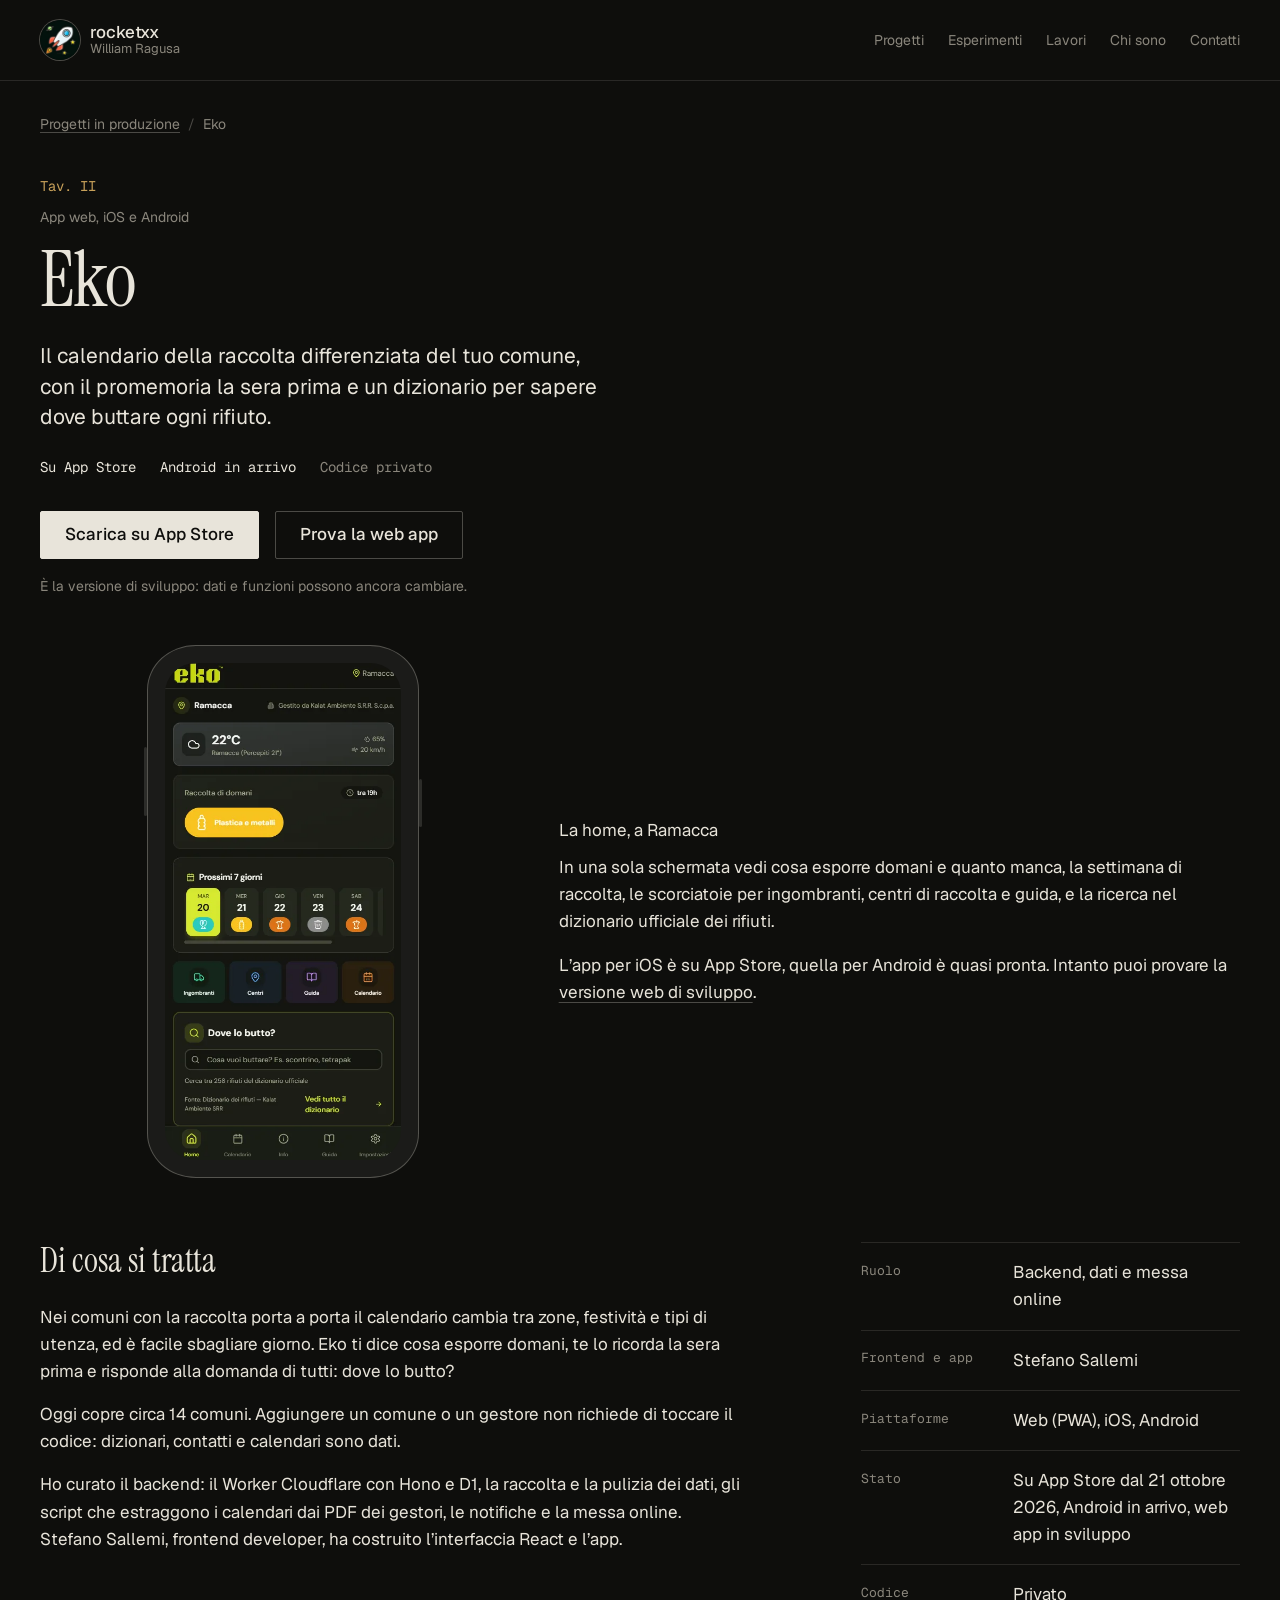
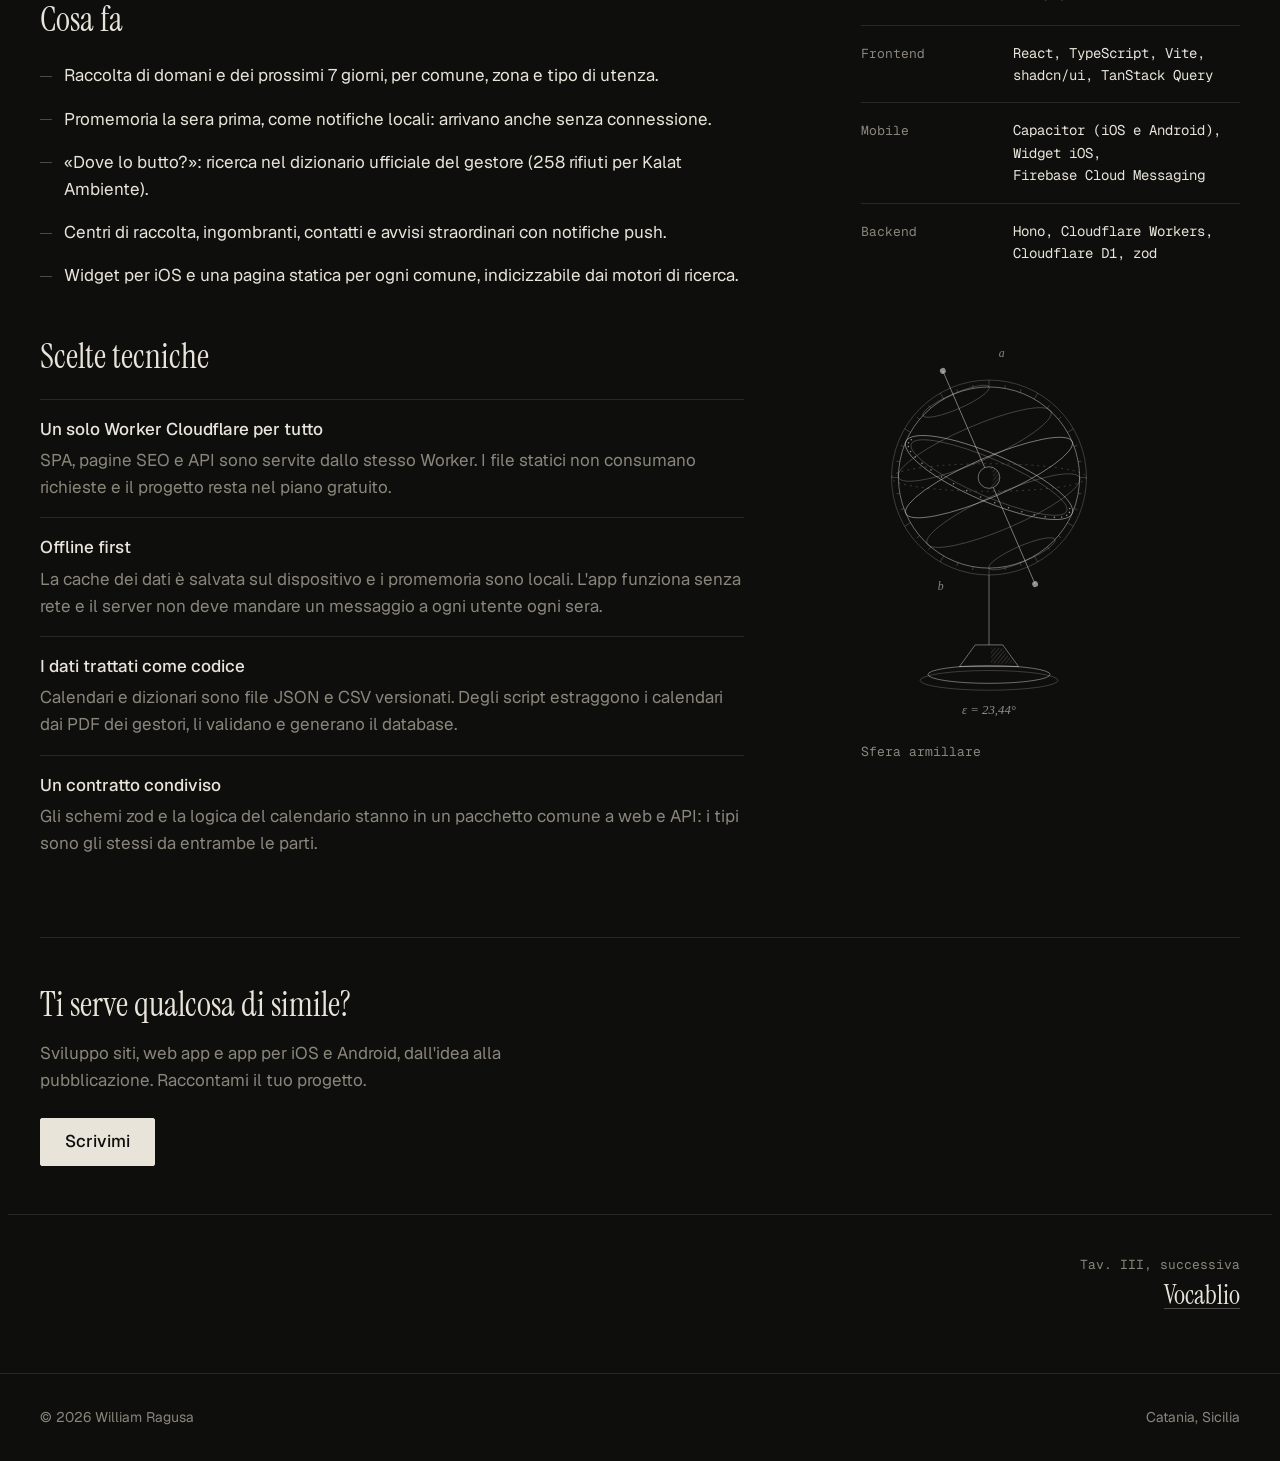
<file: progetti/eko.html>
<!doctype html>
<html lang="it">
  <head>
    <meta charset="utf-8" />
    <meta name="viewport" content="width=device-width, initial-scale=1" />
    <title>Eko · App web, iOS e Android · William Ragusa</title>
    <meta name="description" content="Il calendario della raccolta differenziata del tuo comune, con il promemoria la sera prima e un dizionario per sapere dove buttare ogni rifiuto." />
    <meta name="author" content="William Ragusa" />
    <meta name="theme-color" content="#0E0E0C" />
    <link href="https://rocketxx.github.io/progetti/eko.html" rel="canonical"/>
    <meta content="website" property="og:type"/>
    <meta content="https://rocketxx.github.io/progetti/eko.html" property="og:url"/>
    <meta content="William Ragusa" property="og:site_name"/>
    <meta content="it_IT" property="og:locale"/>
    <meta content="Eko · App web, iOS e Android · William Ragusa" property="og:title"/>
    <meta content="Il calendario della raccolta differenziata del tuo comune, con il promemoria la sera prima e un dizionario per sapere dove buttare ogni rifiuto." property="og:description"/>
    <meta content="https://rocketxx.github.io/og-image.png" property="og:image"/>
    <meta content="summary_large_image" name="twitter:card"/>
    <link rel="icon" href="../favicon.svg" type="image/svg+xml" />
    <link rel="icon" href="../favicon.ico" sizes="32x32" />
    <link rel="apple-touch-icon" href="../assets/img/apple-touch-icon.png" />
    <link rel="preload" href="../assets/fonts/instrument-serif-latin.woff2" as="font" type="font/woff2" crossorigin />
    <link rel="stylesheet" href="../assets/css/style.css" />
    <script type="application/ld+json">
      {
        "@context": "https://schema.org",
        "@type": "SoftwareApplication",
        "name": "Eko",
        "description": "Il calendario della raccolta differenziata del tuo comune, con il promemoria la sera prima e un dizionario per sapere dove buttare ogni rifiuto.",
        "url": "https://rocketxx.github.io/progetti/eko.html",
        "author": {
          "@type": "Person",
          "name": "William Ragusa",
          "url": "https://rocketxx.github.io/"
        },
        "inLanguage": "it",
        "applicationCategory": "UtilitiesApplication",
        "operatingSystem": "iOS",
        "installUrl": "https://apps.apple.com/it/app/eko/id6762419786",
        "offers": {
          "@type": "Offer",
          "price": "0",
          "priceCurrency": "EUR"
        },
        "contributor": {
          "@type": "Person",
          "name": "Stefano Sallemi"
        }
      }
    </script>
  </head>
  <body>
    <a class="skip-link" href="#main">Vai al contenuto</a>
    <header class="site-header">
      <div class="wrap">
        <a class="brand" href="../index.html">
          <img class="brand-avatar" src="../assets/img/avatar.webp" alt="" width="40" height="40" />
          <span class="brand-text"><b>rocketxx</b><span>William Ragusa</span></span>
        </a>
        <nav class="site-nav" aria-label="Sezioni">
          <ul role="list">
            <li><a href="../index.html#progetti">Progetti</a></li>
            <li><a href="../index.html#esperimenti">Esperimenti</a></li>
            <li><a href="../index.html#lavori">Lavori</a></li>
            <li><a href="../index.html#chi-sono">Chi sono</a></li>
            <li><a href="../index.html#contatti">Contatti</a></li>
          </ul>
        </nav>
        <details class="indice">
          <summary>Indice</summary>
          <nav aria-label="Indice">
            <ol role="list">
              <li><a href="../index.html#progetti"><span>Progetti in produzione</span><span class="leader"></span><span class="ref">Tav. II–III</span></a></li>
              <li><a href="../index.html#esperimenti"><span>Esperimenti</span><span class="leader"></span><span class="ref">Tav. IV–IX</span></a></li>
              <li><a href="../index.html#lavori"><span>Lavori</span><span class="leader"></span><span class="ref">Tav. X–XI</span></a></li>
              <li><a href="../index.html#chi-sono"><span>Chi sono</span><span class="leader"></span><span class="ref">percorso</span></a></li>
              <li><a href="../index.html#contatti"><span>Contatti</span><span class="leader"></span><span class="ref">email</span></a></li>
            </ol>
          </nav>
        </details>
      </div>
    </header>

    <main id="main" class="project-page"><div class="equations" aria-hidden="true">
          <math style="top: 7%; --x: 0.62; --d: 0.4s">
            <mi>F</mi><mo>=</mo><mi>G</mi>
            <mfrac>
              <mrow><msub><mi>m</mi><mn>1</mn></msub><msub><mi>m</mi><mn>2</mn></msub></mrow>
              <msup><mi>r</mi><mn>2</mn></msup>
            </mfrac>
          </math>
          <!-- galassia a spirale -->
          <svg class="glyph" style="top: 20%; --x: 0.12; --d: 0.8s" viewBox="0 0 160 160">
            <g class="spin-slow">
              <g transform="rotate(-25 80 80)">
                <ellipse class="faint" cx="80" cy="80" rx="72" ry="44" stroke-dasharray="2 6" />
                <path d="M84.0 80.0L84.2 80.9L83.8 81.8L82.9 82.8L81.3 83.5L79.3 84.0L76.8 84.0L74.3 83.4L71.9 82.3L70.1 80.7L69.3 78.5L69.7 76.1L71.6 73.7L75.1 71.6L80.0 70.1L86.0 69.7L92.5 70.6L98.9 72.9L104.0 76.7L107.1 81.8L107.2 87.8L103.6 94.1L96.0 99.9L84.6 104.3L70.0 106.4L53.4 105.4L36.8 100.7L22.3 92.1L12.4 80.0" />
                <path d="M76.0 80.0L75.8 79.1L76.2 78.2L77.1 77.2L78.7 76.5L80.7 76.0L83.2 76.0L85.7 76.6L88.1 77.7L89.9 79.3L90.7 81.5L90.3 83.9L88.4 86.3L84.9 88.4L80.0 89.9L74.0 90.3L67.5 89.4L61.1 87.1L56.0 83.3L52.9 78.2L52.8 72.2L56.4 65.9L64.0 60.1L75.4 55.7L90.0 53.6L106.6 54.6L123.2 59.3L137.7 67.9L147.6 80.0" />
                <circle class="dot" cx="80" cy="80" r="3" />
                <circle class="faint" cx="80" cy="80" r="9" />
                <circle class="dot" cx="104" cy="96" r="1.4" />
                <circle class="dot" cx="58" cy="62" r="1.2" />
                <circle class="dot" cx="122" cy="62" r="1.4" />
                <circle class="dot" cx="34" cy="96" r="1.2" />
                <circle class="dot" cx="96" cy="58" r="1" />
              </g>
            </g>
          </svg>
          <math style="top: 44%; --x: 0.78; --d: 1.2s">
            <msup><mo>∇</mo><mn>2</mn></msup><mi>φ</mi><mo>=</mo><mn>0</mn>
          </math>
          <!-- sfera con assi cartesiani -->
          <svg class="glyph" style="top: 55%; --x: 0.3; --d: 1.6s" viewBox="0 0 150 150">
            <circle cx="75" cy="80" r="45" />
            <ellipse class="faint" cx="75" cy="80" rx="45" ry="13" />
            <ellipse class="faint" cx="75" cy="80" rx="16" ry="45" />
            <path d="M75 80V16M71 23l4-7 4 7M75 80L28 122M30 114l-2 8 8-3M75 80l66 14M133 89l8 5-9 3" />
            <circle class="dot" cx="75" cy="80" r="2.5" />
            <text x="82" y="20">z</text>
            <text x="18" y="134">x</text>
            <text x="138" y="110">y</text>
          </svg>
          
          <!-- sistema solare: orbite concentriche -->
          <svg class="glyph" style="top: 80%; --x: 0.66; --d: 2.4s" viewBox="0 0 150 150">
            <circle class="dot" cx="75" cy="75" r="4" />
            <circle class="faint" cx="75" cy="75" r="22" />
            <circle cx="75" cy="75" r="40" stroke-dasharray="3 5" />
            <circle class="faint" cx="75" cy="75" r="60" />
            <circle class="dot" cx="97" cy="75" r="2" />
            <circle class="dot" cx="47" cy="47" r="2.5" />
            <circle class="dot" cx="117" cy="117" r="3" />
          </svg>
        </div><div class="equations right" aria-hidden="true">
          <math style="top: 5%; --x: 0.18; --d: 0.6s">
            <msup><mi>T</mi><mn>2</mn></msup><mo>=</mo>
            <mfrac>
              <mrow><mn>4</mn><msup><mi>π</mi><mn>2</mn></msup></mrow>
              <mrow><mi>G</mi><mi>M</mi></mrow>
            </mfrac>
            <msup><mi>a</mi><mn>3</mn></msup>
          </math>
          <!-- orbita di Keplero: ellisse, fuochi, raggio vettore -->
          <svg class="glyph" style="top: 22%; --x: 0.7; --d: 1s" viewBox="0 0 170 120">
            <ellipse cx="85" cy="60" rx="70" ry="42" />
            <path class="faint" d="M15 60H155M85 18V102" stroke-dasharray="2 5" />
            <circle class="dot" cx="141" cy="60" r="4" />
            <path class="faint" d="M25 60h8M29 56v8" />
            <path d="M141 60L50 23.6" />
            <circle class="dot" cx="50" cy="23.6" r="3.5" />
            <text x="88" y="56">a</text>
            <text x="90" y="34">r</text>
            <text x="22" y="76">F₁</text>
            <text x="134" y="78">F₂</text>
          </svg>
          
          
          <math style="top: 52%; --x: 0.25; --d: 2.2s">
            <msup><mi>v</mi><mn>2</mn></msup><mo>=</mo><mi>G</mi><mi>M</mi>
            <mrow>
              <mo>(</mo>
              <mfrac><mn>2</mn><mi>r</mi></mfrac><mo>−</mo><mfrac><mn>1</mn><mi>a</mi></mfrac>
              <mo>)</mo>
            </mrow>
          </math>
          <!-- spirale aurea nei rettangoli -->
          <svg class="glyph" style="top: 74%; --x: 0.82; --d: 2.6s" viewBox="-2 -2 166 116">
            <path class="faint" d="M0 0H161.8V100H0ZM100 0V100M100 61.8H161.8M123.6 61.8V100M100 76.4H123.6M114.6 61.8V76.4" />
            <path d="M0 100A100 100 0 0 1 100 0A61.8 61.8 0 0 1 161.8 61.8A38.2 38.2 0 0 1 123.6 100A23.6 23.6 0 0 1 100 76.4A14.6 14.6 0 0 1 114.6 61.8" />
            <text x="2" y="113">φ = 1.618…</text>
          </svg>
        </div>
<div class="wrap">
<nav aria-label="Percorso" class="crumbs">
<ol role="list">
<li><a href="../index.html#progetti">Progetti in produzione</a></li>
<li aria-current="page">Eko</li>
</ol>
</nav>
<header class="project-hero"><p class="tav-label">Tav. II</p>
<p class="eyebrow">App web, iOS e Android</p>
<h1>Eko</h1>
<p class="project-lead">
            Il calendario della raccolta differenziata del tuo comune, con il
            promemoria la sera prima e un dizionario per sapere dove buttare
            ogni rifiuto.
          </p>
<p class="badges">
<span class="badge badge-soon">Su App Store</span><span class="badge badge-soon">Android in arrivo</span>
<span class="badge badge-private">Codice privato</span>
</p>
<div class="project-actions"><a class="btn btn-primary" href="https://apps.apple.com/it/app/eko/id6762419786">Scarica su App Store</a>
<a class="btn" href="https://eko.gnamfood.workers.dev/">
              Prova la web app
              
</a>
</div>
<p class="private-note">
            È la versione di sviluppo: dati e funzioni possono ancora cambiare.
          </p>
</header>
<div class="media has-phone">
<figure>
<div class="phone">
<img alt="Schermata principale di Eko per Ramacca: meteo, raccolta di domani (plastica e metalli), i prossimi 7 giorni, scorciatoie per ingombranti, centri, guida e calendario, e la ricerca «Dove lo butto?»." height="935" loading="eager" src="../assets/img/progetti/eko/home.webp" width="444"/>
</div>
</figure>
<div class="prose">
<p class="eyebrow">La home, a Ramacca</p>
<p style="margin-top: 0.6rem">
              In una sola schermata vedi cosa esporre domani e quanto manca, la
              settimana di raccolta, le scorciatoie per ingombranti, centri di
              raccolta e guida, e la ricerca nel dizionario ufficiale dei
              rifiuti.
            </p>
<p>L’app per iOS è su App Store, quella per Android è quasi pronta. Intanto puoi provare la <a href="https://eko.gnamfood.workers.dev/">versione web di sviluppo</a>.</p>
</div>
</div>
<div class="project-body">
<div><svg class="fregio-band" viewBox="0 0 360 104" aria-hidden="true" focusable="false"><defs><pattern id="hatch-mo" width="3" height="3" patternUnits="userSpaceOnUse" patternTransform="rotate(35)"><line class="hatch" x1="0" y1="0" x2="0" y2="3" /></pattern></defs><path class="faint" d="M16 70Q180 -14 344 70" stroke-dasharray="2 5" /><circle class="dot" cx="180" cy="60" r="3.5" /><circle class="faint" cx="180" cy="60" r="7.5" /><circle class="body" cx="16" cy="70" r="11" /><circle class="faint" cx="12" cy="67" r="2.2" /><circle class="faint" cx="19" cy="74" r="1.6" /><circle class="faint" cx="14" cy="75" r="1.1" /><circle class="faint" cx="21" cy="66" r="1.2" /><circle fill="url(#hatch-mo)" stroke="none" cx="16" cy="70" r="11" /><circle class="body" cx="70.7" cy="46.7" r="11" /><circle class="faint" cx="66.7" cy="43.7" r="2.2" /><circle class="faint" cx="73.7" cy="50.7" r="1.6" /><circle class="faint" cx="68.7" cy="51.7" r="1.1" /><circle class="faint" cx="75.7" cy="42.7" r="1.2" /><path fill="url(#hatch-mo)" stroke="none" d="M70.7 35.7 A11 11 0 0 0 70.7 57.7 A7.3 11 0 0 0 70.7 35.7 Z" /><circle class="body" cx="125.3" cy="32.7" r="11" /><circle class="faint" cx="121.3" cy="29.7" r="2.2" /><circle class="faint" cx="128.3" cy="36.7" r="1.6" /><circle class="faint" cx="123.3" cy="37.7" r="1.1" /><circle class="faint" cx="130.3" cy="28.7" r="1.2" /><path fill="url(#hatch-mo)" stroke="none" d="M125.3 21.7 A11 11 0 0 0 125.3 43.7 A3.7 11 0 0 0 125.3 21.7 Z" /><circle class="body" cx="180" cy="28" r="11" /><circle class="faint" cx="176" cy="25" r="2.2" /><circle class="faint" cx="183" cy="32" r="1.6" /><circle class="faint" cx="178" cy="33" r="1.1" /><circle class="faint" cx="185" cy="24" r="1.2" /><path fill="url(#hatch-mo)" stroke="none" d="M180 17 A11 11 0 0 0 180 39 A0 11 0 0 0 180 17 Z" /><circle class="body" cx="234.7" cy="32.7" r="11" /><circle class="faint" cx="230.7" cy="29.7" r="2.2" /><circle class="faint" cx="237.7" cy="36.7" r="1.6" /><circle class="faint" cx="232.7" cy="37.7" r="1.1" /><circle class="faint" cx="239.7" cy="28.7" r="1.2" /><path fill="url(#hatch-mo)" stroke="none" d="M234.7 21.7 A11 11 0 0 0 234.7 43.7 A3.7 11 0 0 1 234.7 21.7 Z" /><circle class="body" cx="289.3" cy="46.7" r="11" /><circle class="faint" cx="285.3" cy="43.7" r="2.2" /><circle class="faint" cx="292.3" cy="50.7" r="1.6" /><circle class="faint" cx="287.3" cy="51.7" r="1.1" /><circle class="faint" cx="294.3" cy="42.7" r="1.2" /><path fill="url(#hatch-mo)" stroke="none" d="M289.3 35.7 A11 11 0 0 0 289.3 57.7 A7.3 11 0 0 1 289.3 35.7 Z" /><circle class="body" cx="344" cy="70" r="11" /><circle class="faint" cx="340" cy="67" r="2.2" /><circle class="faint" cx="347" cy="74" r="1.6" /><circle class="faint" cx="342" cy="75" r="1.1" /><circle class="faint" cx="349" cy="66" r="1.2" /><text class="formula" x="92" y="98" text-anchor="middle">k = ½(1 − cos φ)</text><text class="formula" x="268" y="98" text-anchor="middle">T = 29,53 d</text></svg>
<section aria-labelledby="h-what">
<h2 id="h-what">Di cosa si tratta</h2>
<div class="prose">
<p>
                  Nei comuni con la raccolta porta a porta il calendario cambia
                  tra zone, festività e tipi di utenza, ed è facile sbagliare
                  giorno. Eko ti dice cosa esporre domani, te lo ricorda la sera
                  prima e risponde alla domanda di tutti: dove lo butto?
                </p>
<p>
                  Oggi copre circa 14 comuni. Aggiungere un comune o un gestore
                  non richiede di toccare il codice: dizionari, contatti e
                  calendari sono dati.
                </p>
<p>Ho curato il backend: il Worker Cloudflare con Hono e D1, la raccolta e la pulizia dei dati, gli script che estraggono i calendari dai PDF dei gestori, le notifiche e la messa online. Stefano Sallemi, frontend developer, ha costruito l’interfaccia React e l’app.</p>
</div>
</section>
<section aria-labelledby="h-feat">
<h2 id="h-feat">Cosa fa</h2>
<ul class="features" role="list">
<li>
                  Raccolta di domani e dei prossimi 7 giorni, per comune, zona e
                  tipo di utenza.
                </li>
<li>
                  Promemoria la sera prima, come notifiche locali: arrivano
                  anche senza connessione.
                </li>
<li>
                  «Dove lo butto?»: ricerca nel dizionario ufficiale del gestore
                  (258 rifiuti per Kalat Ambiente).
                </li>
<li>
                  Centri di raccolta, ingombranti, contatti e avvisi
                  straordinari con notifiche push.
                </li>
<li>
                  Widget per iOS e una pagina statica per ogni comune,
                  indicizzabile dai motori di ricerca.
                </li>
</ul>
</section>
<section aria-labelledby="h-choices">
<h2 id="h-choices">Scelte tecniche</h2>
<ul class="choices" role="list">
<li>
<b>Un solo Worker Cloudflare per tutto</b>
<span>
                    SPA, pagine SEO e API sono servite dallo stesso Worker. I
                    file statici non consumano richieste e il progetto resta nel
                    piano gratuito.
                  </span>
</li>
<li>
<b>Offline first</b>
<span>
                    La cache dei dati è salvata sul dispositivo e i promemoria
                    sono locali. L'app funziona senza rete e il server non deve
                    mandare un messaggio a ogni utente ogni sera.
                  </span>
</li>
<li>
<b>I dati trattati come codice</b>
<span>
                    Calendari e dizionari sono file JSON e CSV versionati. Degli
                    script estraggono i calendari dai PDF dei gestori, li
                    validano e generano il database.
                  </span>
</li>
<li>
<b>Un contratto condiviso</b>
<span>
                    Gli schemi zod e la logica del calendario stanno in un
                    pacchetto comune a web e API: i tipi sono gli stessi da
                    entrambe le parti.
                  </span>
</li>
</ul>
</section>
</div>
<aside aria-label="Scheda del progetto" class="facts">
<dl>
<div>
<dt>Ruolo</dt>
<dd>Backend, dati e messa online</dd>
</div><div><dt>Frontend e app</dt><dd>Stefano Sallemi</dd></div>
<div>
<dt>Piattaforme</dt>
<dd>Web (PWA), iOS, Android</dd>
</div>
<div>
<dt>Stato</dt>
<dd>Su App Store dal 21 ottobre 2026, Android in arrivo, web app in sviluppo</dd>
</div>
<div>
<dt>Codice</dt>
<dd>Privato</dd>
</div>
<div>
<dt>Frontend</dt>
<dd>
<ul class="stack-tags" role="list">
<li>React</li>
<li>TypeScript</li>
<li>Vite</li>
<li>shadcn/ui</li>
<li>TanStack Query</li>
</ul>
</dd>
</div>
<div>
<dt>Mobile</dt>
<dd>
<ul class="stack-tags" role="list">
<li>Capacitor (iOS e Android)</li>
<li>Widget iOS</li>
<li>Firebase Cloud Messaging</li>
</ul>
</dd>
</div>
<div>
<dt>Backend</dt>
<dd>
<ul class="stack-tags" role="list">
<li>Hono</li>
<li>Cloudflare Workers</li>
<li>Cloudflare D1</li>
<li>zod</li>
</ul>
</dd>
</div>

</dl>
<figure class="study" aria-hidden="true"><svg class="study-svg" viewBox="0 0 260 420" focusable="false"><defs><pattern id="h-arm" width="3" height="3" patternUnits="userSpaceOnUse" patternTransform="rotate(40)"><line class="hatch" x1="0" y1="0" x2="0" y2="3" /></pattern></defs><circle cx="130" cy="160" r="92" /><circle class="faint" cx="130" cy="160" r="99" /><path class="faint" d="M222 160L229 160" /><path class="faint" d="M220.6 176L224 176.6" /><path class="faint" d="M216.5 191.5L219.7 192.7" /><path class="faint" d="M209.7 206L215.7 209.5" /><path class="faint" d="M200.5 219.1L203.2 221.4" /><path class="faint" d="M189.1 230.5L191.4 233.2" /><path class="faint" d="M176 239.7L179.5 245.7" /><path class="faint" d="M161.5 246.5L162.7 249.7" /><path class="faint" d="M146 250.6L146.6 254" /><path class="faint" d="M130 252L130 259" /><path class="faint" d="M114 250.6L113.4 254" /><path class="faint" d="M98.5 246.5L97.3 249.7" /><path class="faint" d="M84 239.7L80.5 245.7" /><path class="faint" d="M70.9 230.5L68.6 233.2" /><path class="faint" d="M59.5 219.1L56.8 221.4" /><path class="faint" d="M50.3 206L44.3 209.5" /><path class="faint" d="M43.5 191.5L40.3 192.7" /><path class="faint" d="M39.4 176L36 176.6" /><path class="faint" d="M38 160L31 160" /><path class="faint" d="M39.4 144L36 143.4" /><path class="faint" d="M43.5 128.5L40.3 127.3" /><path class="faint" d="M50.3 114L44.3 110.5" /><path class="faint" d="M59.5 100.9L56.8 98.6" /><path class="faint" d="M70.9 89.5L68.6 86.8" /><path class="faint" d="M84 80.3L80.5 74.3" /><path class="faint" d="M98.5 73.5L97.3 70.3" /><path class="faint" d="M114 69.4L113.4 66" /><path class="faint" d="M130 68L130 61" /><path class="faint" d="M146 69.4L146.6 66" /><path class="faint" d="M161.5 73.5L162.7 70.3" /><path class="faint" d="M176 80.3L179.5 74.3" /><path class="faint" d="M189.1 89.5L191.4 86.8" /><path class="faint" d="M200.5 100.9L203.2 98.6" /><path class="faint" d="M209.7 114L215.7 110.5" /><path class="faint" d="M216.5 128.5L219.7 127.3" /><path class="faint" d="M220.6 144L224 143.4" /><g transform="rotate(-23.4 130 160)"><path d="M130 42V278" /><ellipse cx="130" cy="160" rx="92" ry="20" /><ellipse class="faint" cx="130" cy="123.4" rx="84.4" ry="18" /><ellipse class="faint" cx="130" cy="196.6" rx="84.4" ry="18" /><ellipse class="faint" cx="130" cy="75.6" rx="36.6" ry="8" /><ellipse class="faint" cx="130" cy="244.4" rx="36.6" ry="8" /><circle class="dot" cx="130" cy="42" r="3" /><circle class="dot" cx="130" cy="278" r="3" /></g><ellipse cx="130" cy="160" rx="92" ry="24" transform="rotate(23.4 130 160)" /><ellipse class="faint" cx="130" cy="160" rx="86" ry="19" transform="rotate(23.4 130 160)" /><circle class="dot" cx="211.7" cy="195.4" r="0.8" /><circle class="dot" cx="208.9" cy="198.3" r="0.8" /><circle class="dot" cx="203.8" cy="200" r="0.8" /><circle class="dot" cx="196.4" cy="200.5" r="0.8" /><circle class="dot" cx="187.1" cy="199.8" r="0.8" /><circle class="dot" cx="175.9" cy="197.9" r="0.8" /><circle class="dot" cx="163.4" cy="194.8" r="0.8" /><circle class="dot" cx="149.9" cy="190.6" r="0.8" /><circle class="dot" cx="135.8" cy="185.6" r="0.8" /><circle class="dot" cx="121.4" cy="179.7" r="0.8" /><circle class="dot" cx="107.4" cy="173.3" r="0.8" /><circle class="dot" cx="94" cy="166.4" r="0.8" /><circle class="dot" cx="81.8" cy="159.4" r="0.8" /><circle class="dot" cx="71" cy="152.4" r="0.8" /><circle class="dot" cx="62" cy="145.6" r="0.8" /><circle class="dot" cx="55" cy="139.2" r="0.8" /><circle class="dot" cx="50.3" cy="133.5" r="0.8" /><circle class="dot" cx="48.1" cy="128.6" r="0.8" /><circle class="dot" cx="48.3" cy="124.6" r="0.8" /><circle class="dot" cx="51.1" cy="121.7" r="0.8" /><circle class="dot" cx="211.9" cy="191.4" r="0.8" /><ellipse class="faint" cx="130" cy="160" rx="99" ry="14" stroke-dasharray="2 4" /><circle class="body" cx="130" cy="160" r="11" /><path fill="url(#h-arm)" stroke="none" d="M130 149A11 11 0 0 1 130 171A4 11 0 0 0 130 149Z" /><path d="M130 259V330" /><path d="M116 330H144L160 352H100Z" /><path fill="url(#h-arm)" stroke="none" d="M132 333H143L156 349H132Z" /><ellipse cx="130" cy="360" rx="62" ry="9" /><ellipse class="faint" cx="130" cy="366" rx="70" ry="10" /><text x="140" y="38" text-anchor="start">a</text><text x="78" y="274" text-anchor="start">b</text><text class="formula" x="130" y="400" text-anchor="middle">ε = 23,44°</text></svg><figcaption>Sfera armillare</figcaption></figure></aside>
</div>
<section aria-labelledby="h-cta" class="cta-band">
<h2 id="h-cta">Ti serve qualcosa di simile?</h2>
<p>
            Sviluppo siti, web app e app per iOS e Android, dall'idea alla
            pubblicazione. Raccontami il tuo progetto.
          </p>
<a class="btn btn-primary" href="../index.html#contatti">
            Scrivimi
            
</a>
</section>
</div>
<nav aria-label="Altre tavole" class="pager wrap"><span></span><a class="next" href="vocablio.html" rel="next"><span class="pager-label">Tav. III, successiva</span><b>Vocablio</b></a></nav>
</main>

    <footer class="site-footer">
      <div class="wrap">
        <p>© 2026 William Ragusa</p>
        <p>Catania, Sicilia</p>
      </div>
    </footer>
  </body>
</html>
</file>
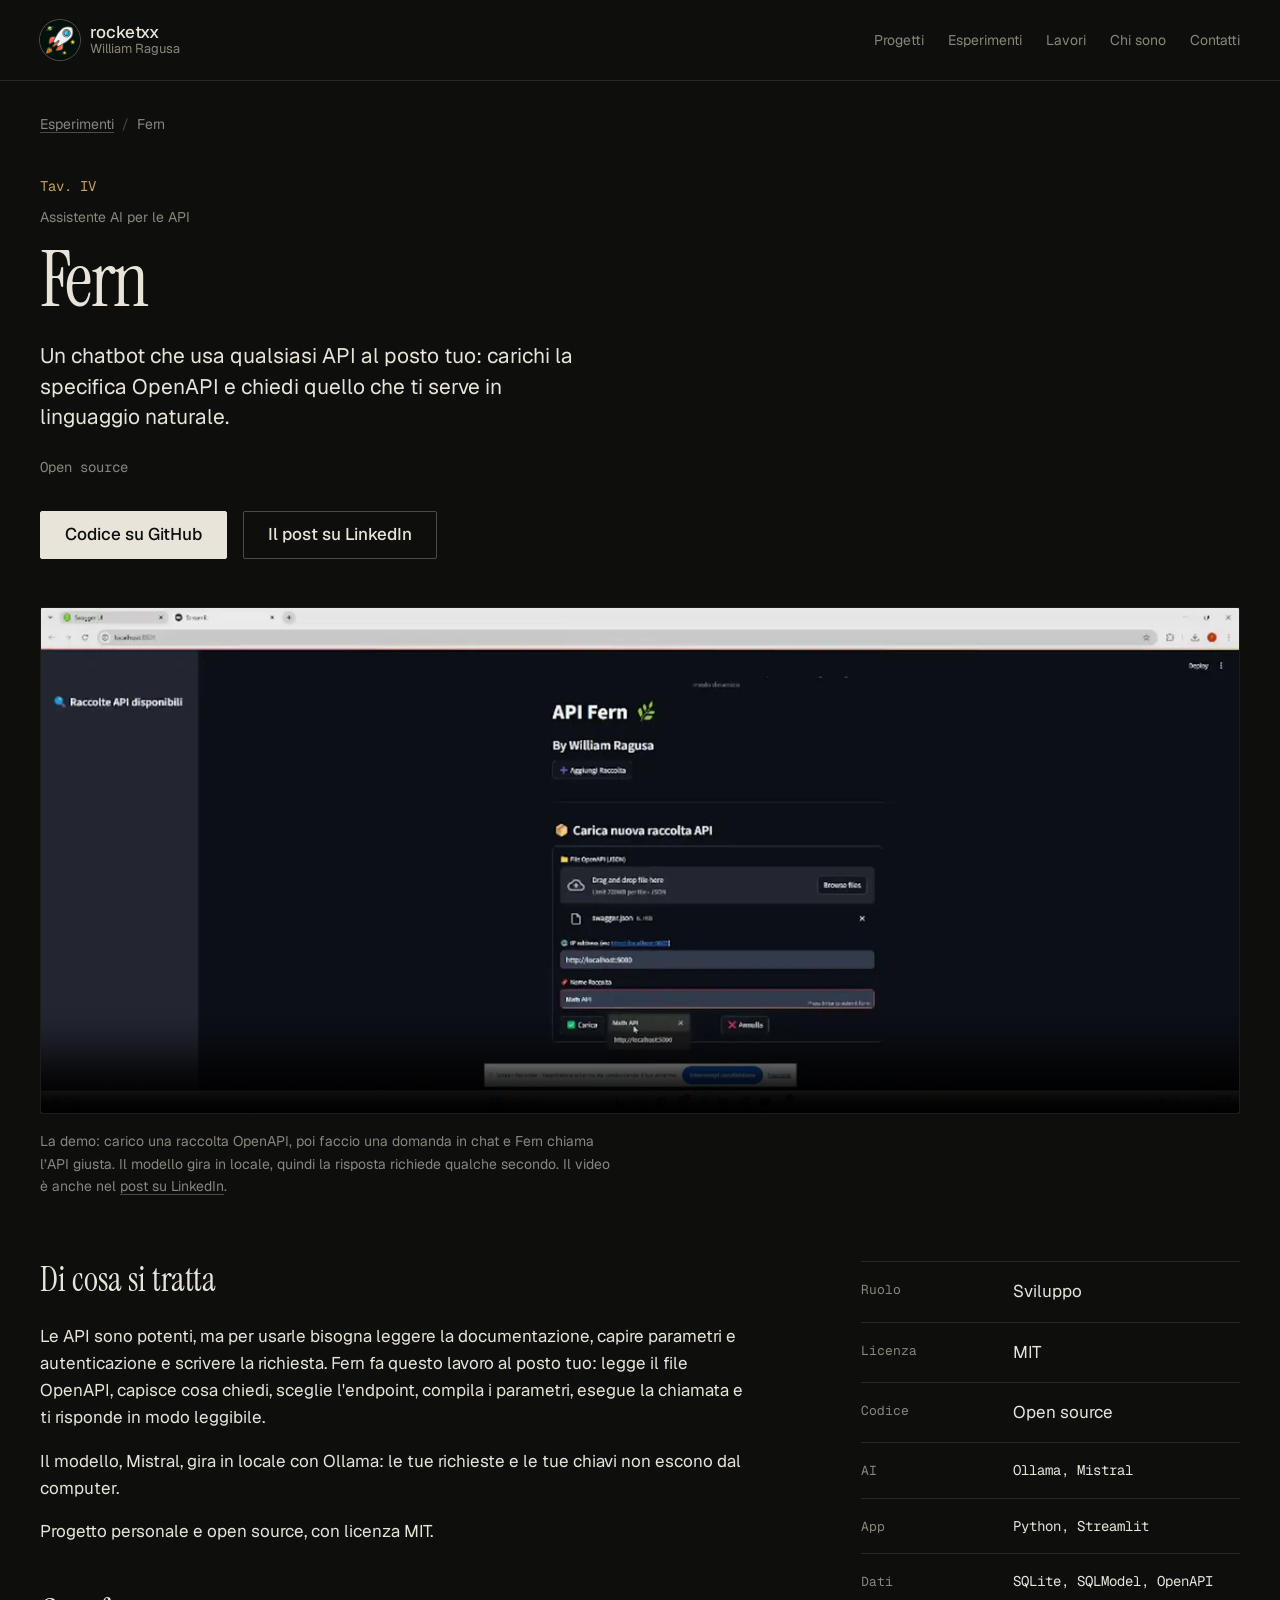
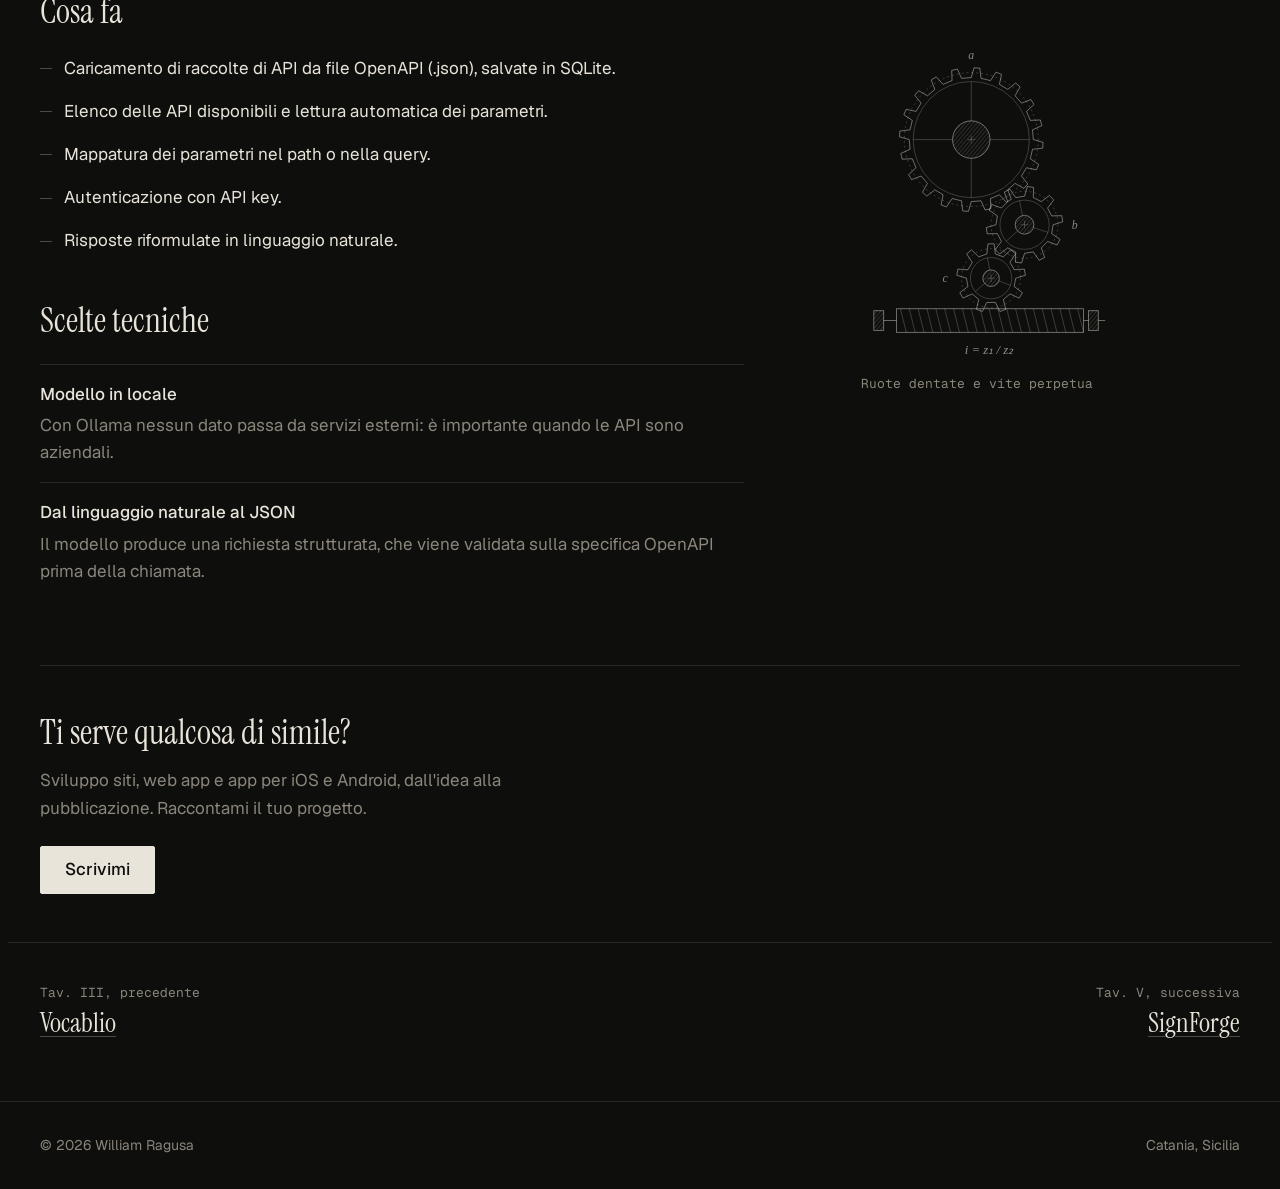
<file: progetti/fern.html>
<!doctype html>
<html lang="it">
  <head>
    <meta charset="utf-8" />
    <meta name="viewport" content="width=device-width, initial-scale=1" />
    <title>Fern · Assistente AI per le API · William Ragusa</title>
    <meta name="description" content="Un chatbot che usa qualsiasi API al posto tuo: carichi la specifica OpenAPI e chiedi quello che ti serve in linguaggio naturale." />
    <meta name="author" content="William Ragusa" />
    <meta name="theme-color" content="#0E0E0C" />
    <link href="https://rocketxx.github.io/progetti/fern.html" rel="canonical"/>
    <meta content="website" property="og:type"/>
    <meta content="https://rocketxx.github.io/progetti/fern.html" property="og:url"/>
    <meta content="William Ragusa" property="og:site_name"/>
    <meta content="it_IT" property="og:locale"/>
    <meta content="Fern · Assistente AI per le API · William Ragusa" property="og:title"/>
    <meta content="Un chatbot che usa qualsiasi API al posto tuo: carichi la specifica OpenAPI e chiedi quello che ti serve in linguaggio naturale." property="og:description"/>
    <meta content="https://rocketxx.github.io/og-image.png" property="og:image"/>
    <meta content="summary_large_image" name="twitter:card"/>
    <link rel="icon" href="../favicon.svg" type="image/svg+xml" />
    <link rel="icon" href="../favicon.ico" sizes="32x32" />
    <link rel="apple-touch-icon" href="../assets/img/apple-touch-icon.png" />
    <link rel="preload" href="../assets/fonts/instrument-serif-latin.woff2" as="font" type="font/woff2" crossorigin />
    <link rel="stylesheet" href="../assets/css/style.css" />
    <script type="application/ld+json">
      {
        "@context": "https://schema.org",
        "@type": "SoftwareSourceCode",
        "name": "Fern",
        "description": "Un chatbot che usa qualsiasi API al posto tuo: carichi la specifica OpenAPI e chiedi quello che ti serve in linguaggio naturale.",
        "url": "https://rocketxx.github.io/progetti/fern.html",
        "author": {
          "@type": "Person",
          "name": "William Ragusa",
          "url": "https://rocketxx.github.io/"
        },
        "inLanguage": "it",
        "codeRepository": "https://github.com/rocketxx/APIFerniV2"
      }
    </script>
  </head>
  <body>
    <a class="skip-link" href="#main">Vai al contenuto</a>
    <header class="site-header">
      <div class="wrap">
        <a class="brand" href="../index.html">
          <img class="brand-avatar" src="../assets/img/avatar.webp" alt="" width="40" height="40" />
          <span class="brand-text"><b>rocketxx</b><span>William Ragusa</span></span>
        </a>
        <nav class="site-nav" aria-label="Sezioni">
          <ul role="list">
            <li><a href="../index.html#progetti">Progetti</a></li>
            <li><a href="../index.html#esperimenti">Esperimenti</a></li>
            <li><a href="../index.html#lavori">Lavori</a></li>
            <li><a href="../index.html#chi-sono">Chi sono</a></li>
            <li><a href="../index.html#contatti">Contatti</a></li>
          </ul>
        </nav>
        <details class="indice">
          <summary>Indice</summary>
          <nav aria-label="Indice">
            <ol role="list">
              <li><a href="../index.html#progetti"><span>Progetti in produzione</span><span class="leader"></span><span class="ref">Tav. II–III</span></a></li>
              <li><a href="../index.html#esperimenti"><span>Esperimenti</span><span class="leader"></span><span class="ref">Tav. IV–IX</span></a></li>
              <li><a href="../index.html#lavori"><span>Lavori</span><span class="leader"></span><span class="ref">Tav. X–XI</span></a></li>
              <li><a href="../index.html#chi-sono"><span>Chi sono</span><span class="leader"></span><span class="ref">percorso</span></a></li>
              <li><a href="../index.html#contatti"><span>Contatti</span><span class="leader"></span><span class="ref">email</span></a></li>
            </ol>
          </nav>
        </details>
      </div>
    </header>

    <main id="main" class="project-page"><div class="equations" aria-hidden="true">
          <math style="top: 7%; --x: 0.62; --d: 0.4s">
            <mi>F</mi><mo>=</mo><mi>G</mi>
            <mfrac>
              <mrow><msub><mi>m</mi><mn>1</mn></msub><msub><mi>m</mi><mn>2</mn></msub></mrow>
              <msup><mi>r</mi><mn>2</mn></msup>
            </mfrac>
          </math>
          <!-- galassia a spirale -->
          <svg class="glyph" style="top: 20%; --x: 0.12; --d: 0.8s" viewBox="0 0 160 160">
            <g class="spin-slow">
              <g transform="rotate(-25 80 80)">
                <ellipse class="faint" cx="80" cy="80" rx="72" ry="44" stroke-dasharray="2 6" />
                <path d="M84.0 80.0L84.2 80.9L83.8 81.8L82.9 82.8L81.3 83.5L79.3 84.0L76.8 84.0L74.3 83.4L71.9 82.3L70.1 80.7L69.3 78.5L69.7 76.1L71.6 73.7L75.1 71.6L80.0 70.1L86.0 69.7L92.5 70.6L98.9 72.9L104.0 76.7L107.1 81.8L107.2 87.8L103.6 94.1L96.0 99.9L84.6 104.3L70.0 106.4L53.4 105.4L36.8 100.7L22.3 92.1L12.4 80.0" />
                <path d="M76.0 80.0L75.8 79.1L76.2 78.2L77.1 77.2L78.7 76.5L80.7 76.0L83.2 76.0L85.7 76.6L88.1 77.7L89.9 79.3L90.7 81.5L90.3 83.9L88.4 86.3L84.9 88.4L80.0 89.9L74.0 90.3L67.5 89.4L61.1 87.1L56.0 83.3L52.9 78.2L52.8 72.2L56.4 65.9L64.0 60.1L75.4 55.7L90.0 53.6L106.6 54.6L123.2 59.3L137.7 67.9L147.6 80.0" />
                <circle class="dot" cx="80" cy="80" r="3" />
                <circle class="faint" cx="80" cy="80" r="9" />
                <circle class="dot" cx="104" cy="96" r="1.4" />
                <circle class="dot" cx="58" cy="62" r="1.2" />
                <circle class="dot" cx="122" cy="62" r="1.4" />
                <circle class="dot" cx="34" cy="96" r="1.2" />
                <circle class="dot" cx="96" cy="58" r="1" />
              </g>
            </g>
          </svg>
          <math style="top: 44%; --x: 0.78; --d: 1.2s">
            <msup><mo>∇</mo><mn>2</mn></msup><mi>φ</mi><mo>=</mo><mn>0</mn>
          </math>
          <!-- sfera con assi cartesiani -->
          <svg class="glyph" style="top: 55%; --x: 0.3; --d: 1.6s" viewBox="0 0 150 150">
            <circle cx="75" cy="80" r="45" />
            <ellipse class="faint" cx="75" cy="80" rx="45" ry="13" />
            <ellipse class="faint" cx="75" cy="80" rx="16" ry="45" />
            <path d="M75 80V16M71 23l4-7 4 7M75 80L28 122M30 114l-2 8 8-3M75 80l66 14M133 89l8 5-9 3" />
            <circle class="dot" cx="75" cy="80" r="2.5" />
            <text x="82" y="20">z</text>
            <text x="18" y="134">x</text>
            <text x="138" y="110">y</text>
          </svg>
          
          <!-- sistema solare: orbite concentriche -->
          <svg class="glyph" style="top: 80%; --x: 0.66; --d: 2.4s" viewBox="0 0 150 150">
            <circle class="dot" cx="75" cy="75" r="4" />
            <circle class="faint" cx="75" cy="75" r="22" />
            <circle cx="75" cy="75" r="40" stroke-dasharray="3 5" />
            <circle class="faint" cx="75" cy="75" r="60" />
            <circle class="dot" cx="97" cy="75" r="2" />
            <circle class="dot" cx="47" cy="47" r="2.5" />
            <circle class="dot" cx="117" cy="117" r="3" />
          </svg>
        </div><div class="equations right" aria-hidden="true">
          <math style="top: 5%; --x: 0.18; --d: 0.6s">
            <msup><mi>T</mi><mn>2</mn></msup><mo>=</mo>
            <mfrac>
              <mrow><mn>4</mn><msup><mi>π</mi><mn>2</mn></msup></mrow>
              <mrow><mi>G</mi><mi>M</mi></mrow>
            </mfrac>
            <msup><mi>a</mi><mn>3</mn></msup>
          </math>
          <!-- orbita di Keplero: ellisse, fuochi, raggio vettore -->
          <svg class="glyph" style="top: 22%; --x: 0.7; --d: 1s" viewBox="0 0 170 120">
            <ellipse cx="85" cy="60" rx="70" ry="42" />
            <path class="faint" d="M15 60H155M85 18V102" stroke-dasharray="2 5" />
            <circle class="dot" cx="141" cy="60" r="4" />
            <path class="faint" d="M25 60h8M29 56v8" />
            <path d="M141 60L50 23.6" />
            <circle class="dot" cx="50" cy="23.6" r="3.5" />
            <text x="88" y="56">a</text>
            <text x="90" y="34">r</text>
            <text x="22" y="76">F₁</text>
            <text x="134" y="78">F₂</text>
          </svg>
          
          
          <math style="top: 52%; --x: 0.25; --d: 2.2s">
            <msup><mi>v</mi><mn>2</mn></msup><mo>=</mo><mi>G</mi><mi>M</mi>
            <mrow>
              <mo>(</mo>
              <mfrac><mn>2</mn><mi>r</mi></mfrac><mo>−</mo><mfrac><mn>1</mn><mi>a</mi></mfrac>
              <mo>)</mo>
            </mrow>
          </math>
          <!-- spirale aurea nei rettangoli -->
          <svg class="glyph" style="top: 74%; --x: 0.82; --d: 2.6s" viewBox="-2 -2 166 116">
            <path class="faint" d="M0 0H161.8V100H0ZM100 0V100M100 61.8H161.8M123.6 61.8V100M100 76.4H123.6M114.6 61.8V76.4" />
            <path d="M0 100A100 100 0 0 1 100 0A61.8 61.8 0 0 1 161.8 61.8A38.2 38.2 0 0 1 123.6 100A23.6 23.6 0 0 1 100 76.4A14.6 14.6 0 0 1 114.6 61.8" />
            <text x="2" y="113">φ = 1.618…</text>
          </svg>
        </div>
<div class="wrap">
<nav aria-label="Percorso" class="crumbs">
<ol role="list">
<li><a href="../index.html#esperimenti">Esperimenti</a></li>
<li aria-current="page">Fern</li>
</ol>
</nav>
<header class="project-hero"><p class="tav-label">Tav. IV</p>
<p class="eyebrow">Assistente AI per le API</p>
<h1>Fern</h1>
<p class="project-lead">Un chatbot che usa qualsiasi API al posto tuo: carichi la specifica OpenAPI e chiedi quello che ti serve in linguaggio naturale.</p>
<p class="badges"><span class="badge badge-oss">Open source</span></p>
<div class="project-actions"><a class="btn btn-primary" href="https://github.com/rocketxx/APIFerniV2">Codice su GitHub</a><a class="btn" href="https://www.linkedin.com/posts/william-ragusa-ab8671152_apifern-openapi-chatbot-ugcPost-7314241715924566016--VFa/">Il post su LinkedIn</a></div>
</header>
<div class="media">
<figure>
<div class="video-wide">
<video aria-label="Video dimostrativo di Fern: caricamento di una raccolta OpenAPI e domanda in linguaggio naturale." controls="" height="720" playsinline="" poster="../assets/img/progetti/fern/demo-poster.webp" preload="none" src="../assets/fern-demo.mp4" width="1706"></video>
</div>
<figcaption>La demo: carico una raccolta OpenAPI, poi faccio una domanda in chat e Fern chiama l’API giusta. Il modello gira in locale, quindi la risposta richiede qualche secondo. Il video è anche nel <a href="https://www.linkedin.com/posts/william-ragusa-ab8671152_apifern-openapi-chatbot-ugcPost-7314241715924566016--VFa/">post su LinkedIn</a>.</figcaption>
</figure>
</div>
<div class="project-body">
<div><svg class="fregio-band" viewBox="0 0 360 56" aria-hidden="true" focusable="false"><path class="faint" d="M0 50H360" /><path class="faint" d="M8 50v-5" /><path class="faint" d="M37 50v-5" /><path class="faint" d="M66 50v-5" /><path class="faint" d="M95 50v-5" /><path class="faint" d="M124 50v-5" /><path class="faint" d="M153 50v-5" /><path class="faint" d="M182 50v-5" /><path class="faint" d="M211 50v-5" /><path class="faint" d="M240 50v-5" /><path class="faint" d="M269 50v-5" /><path class="faint" d="M298 50v-5" /><path class="faint" d="M327 50v-5" /><path class="faint" d="M356 50v-5" /><path d="M8 50Q180 -30 352 50" stroke-dasharray="3 4" /><path class="faint" d="M180 10V50" stroke-dasharray="1 3" /><circle class="dot" cx="94" cy="20" r="2.5" /><circle class="dot" cx="180" cy="10" r="3" /><circle class="dot" cx="266" cy="20" r="2.5" /><circle class="dot" cx="8" cy="50" r="2" /><circle class="dot" cx="352" cy="50" r="2" /><text x="186" y="24">h</text></svg>
<section aria-labelledby="h-what"><h2 id="h-what">Di cosa si tratta</h2><div class="prose"><p>Le API sono potenti, ma per usarle bisogna leggere la documentazione, capire parametri e autenticazione e scrivere la richiesta. Fern fa questo lavoro al posto tuo: legge il file OpenAPI, capisce cosa chiedi, sceglie l'endpoint, compila i parametri, esegue la chiamata e ti risponde in modo leggibile.</p><p>Il modello, Mistral, gira in locale con Ollama: le tue richieste e le tue chiavi non escono dal computer.</p><p>Progetto personale e open source, con licenza MIT.</p></div></section>
<section aria-labelledby="h-feat"><h2 id="h-feat">Cosa fa</h2><ul class="features" role="list"><li>Caricamento di raccolte di API da file OpenAPI (.json), salvate in SQLite.</li><li>Elenco delle API disponibili e lettura automatica dei parametri.</li><li>Mappatura dei parametri nel path o nella query.</li><li>Autenticazione con API key.</li><li>Risposte riformulate in linguaggio naturale.</li></ul></section>
<section aria-labelledby="h-choices"><h2 id="h-choices">Scelte tecniche</h2><ul class="choices" role="list"><li><b>Modello in locale</b><span>Con Ollama nessun dato passa da servizi esterni: è importante quando le API sono aziendali.</span></li><li><b>Dal linguaggio naturale al JSON</b><span>Il modello produce una richiesta strutturata, che viene validata sulla specifica OpenAPI prima della chiamata.</span></li></ul></section>
</div>
<aside aria-label="Scheda del progetto" class="facts">
<dl>
<div><dt>Ruolo</dt><dd>Sviluppo</dd></div><div><dt>Licenza</dt><dd>MIT</dd></div><div><dt>Codice</dt><dd>Open source</dd></div>
<div><dt>AI</dt><dd><ul class="stack-tags" role="list"><li>Ollama</li><li>Mistral</li></ul></dd></div><div><dt>App</dt><dd><ul class="stack-tags" role="list"><li>Python</li><li>Streamlit</li></ul></dd></div><div><dt>Dati</dt><dd><ul class="stack-tags" role="list"><li>SQLite</li><li>SQLModel</li><li>OpenAPI</li></ul></dd></div>
</dl>
<figure class="study" aria-hidden="true"><svg class="study-svg" viewBox="0 0 260 322" focusable="false"><defs><pattern id="h-gear" width="3" height="3" patternUnits="userSpaceOnUse" patternTransform="rotate(40)"><line class="hatch" x1="0" y1="0" x2="0" y2="3" /></pattern></defs><path d="M175 92L184.9 94.8L184.5 100.7L174.2 101.9L171.9 111.5L171.9 111.5L180.5 117.2L178.2 122.7L168.1 120.6L163 129L163 129L169.4 137.1L165.5 141.6L156.5 136.5L149 143L149 143L152.7 152.6L147.6 155.7L140.6 148.1L131.5 151.9L131.5 151.9L131.9 162.2L126.1 163.6L121.9 154.2L112 155L112 155L109.2 164.9L103.3 164.5L102.1 154.2L92.5 151.9L92.5 151.9L86.8 160.5L81.3 158.2L83.4 148.1L75 143L75 143L66.9 149.4L62.4 145.5L67.5 136.5L61 129L61 129L51.4 132.7L48.3 127.6L55.9 120.6L52.1 111.5L52.1 111.5L41.8 111.9L40.4 106.1L49.8 101.9L49 92L49 92L39.1 89.2L39.5 83.3L49.8 82.1L52.1 72.5L52.1 72.5L43.5 66.8L45.8 61.3L55.9 63.4L61 55L61 55L54.6 46.9L58.5 42.4L67.5 47.5L75 41L75 41L71.3 31.4L76.4 28.3L83.4 35.9L92.5 32.1L92.5 32.1L92.1 21.8L97.9 20.4L102.1 29.8L112 29L112 29L114.8 19.1L120.7 19.5L121.9 29.8L131.5 32.1L131.5 32.1L137.2 23.5L142.7 25.8L140.6 35.9L149 41L149 41L157.1 34.6L161.6 38.5L156.5 47.5L163 55L163 55L172.6 51.3L175.7 56.4L168.1 63.4L171.9 72.5L171.9 72.5L182.2 72.1L183.6 77.9L174.2 82.1L175 92Z" /><circle class="faint" cx="112" cy="92" r="68" stroke-dasharray="2 3" /><circle class="body" cx="112" cy="92" r="19" /><circle fill="url(#h-gear)" stroke="none" cx="112" cy="92" r="19" /><path class="faint" d="M131 92L171 92" /><path class="faint" d="M112 111L112 151" /><path class="faint" d="M93 92L53 92" /><path class="faint" d="M112 73L112 33" /><circle class="faint" cx="112" cy="92" r="59" /><path class="faint" d="M108 92h8M112 88v8" /><path d="M193.6 187.5L202.1 193.3L199.2 199L189.5 195.5L183.1 202L183.1 202L186.5 211.7L180.9 214.6L175 206.1L166.1 207.5L166.1 207.5L163.1 217.4L156.8 216.4L157.1 206.1L149 202L149 202L140.8 208.2L136.3 203.7L142.6 195.5L138.5 187.5L138.5 187.5L128.2 187.7L127.2 181.4L137.1 178.5L138.5 169.5L138.5 169.5L130 163.7L132.9 158L142.6 161.5L149 155L149 155L145.6 145.3L151.2 142.4L157.1 150.9L166.1 149.5L166.1 149.5L169 139.6L175.3 140.6L175 150.9L183.1 155L183.1 155L191.3 148.8L195.8 153.3L189.5 161.5L193.6 169.5L193.6 169.5L203.9 169.3L204.9 175.6L195.1 178.5L193.6 187.5Z" /><circle class="faint" cx="166.1" cy="178.5" r="34" stroke-dasharray="2 3" /><circle class="body" cx="166.1" cy="178.5" r="9.5" /><circle fill="url(#h-gear)" stroke="none" cx="166.1" cy="178.5" r="9.5" /><path class="faint" d="M175.1 181.4L189.8 186.2" /><path class="faint" d="M159 184.9L147.5 195.2" /><path class="faint" d="M164.1 169.2L160.9 154" /><circle class="faint" cx="166.1" cy="178.5" r="25" /><path class="faint" d="M162.1 178.5h8M166.1 174.5v8" /><path d="M155.6 241.3L163.9 247.5L160.7 253L151.3 248.8L144.6 254.4L144.6 254.4L147 264.4L141.1 266.6L136.5 257.4L127.8 257.4L127.8 257.4L123.2 266.6L117.2 264.4L119.6 254.4L113 248.8L113 248.8L103.5 253L100.4 247.5L108.6 241.3L107.1 232.8L107.1 232.8L97.3 229.8L98.4 223.6L108.6 224.2L113 216.7L113 216.7L107.3 208.1L112.2 204L119.6 211.1L127.8 208.2L127.8 208.2L129 197.9L135.3 197.9L136.5 208.2L144.6 211.1L144.6 211.1L152.1 204L157 208.1L151.3 216.7L155.6 224.2L155.6 224.2L165.9 223.6L167 229.8L157.1 232.8L155.6 241.3Z" /><circle class="faint" cx="132.1" cy="232.8" r="30" stroke-dasharray="2 3" /><circle class="body" cx="132.1" cy="232.8" r="8.4" /><circle fill="url(#h-gear)" stroke="none" cx="132.1" cy="232.8" r="8.4" /><path class="faint" d="M140 235.6L151.9 240" /><path class="faint" d="M125.7 238.2L116 246.3" /><path class="faint" d="M130.7 224.5L128.5 212.1" /><circle class="faint" cx="132.1" cy="232.8" r="21" /><path class="faint" d="M128.1 232.8h8M132.1 228.8v8" /><rect x="36" y="263.8" width="190" height="24" /><path class="faint" d="M40 263.8L46 287.8" /><path class="faint" d="M49 263.8L55 287.8" /><path class="faint" d="M58 263.8L64 287.8" /><path class="faint" d="M67 263.8L73 287.8" /><path class="faint" d="M76 263.8L82 287.8" /><path class="faint" d="M85 263.8L91 287.8" /><path class="faint" d="M94 263.8L100 287.8" /><path class="faint" d="M103 263.8L109 287.8" /><path class="faint" d="M112 263.8L118 287.8" /><path class="faint" d="M121 263.8L127 287.8" /><path class="faint" d="M130 263.8L136 287.8" /><path class="faint" d="M139 263.8L145 287.8" /><path class="faint" d="M148 263.8L154 287.8" /><path class="faint" d="M157 263.8L163 287.8" /><path class="faint" d="M166 263.8L172 287.8" /><path class="faint" d="M175 263.8L181 287.8" /><path class="faint" d="M184 263.8L190 287.8" /><path class="faint" d="M193 263.8L199 287.8" /><path class="faint" d="M202 263.8L208 287.8" /><path class="faint" d="M211 263.8L217 287.8" /><path class="faint" d="M220 263.8L226 287.8" /><path d="M14 275.8H36M226 275.8H248" /><rect class="body" x="13" y="265.8" width="10" height="20" /><rect fill="url(#h-gear)" stroke="none" x="13" y="265.8" width="10" height="20" /><rect class="body" x="231" y="265.8" width="10" height="20" /><rect fill="url(#h-gear)" stroke="none" x="231" y="265.8" width="10" height="20" /><text x="112" y="10" text-anchor="middle">a</text><text x="214.1" y="182.5" text-anchor="start">b</text><text x="88.1" y="236.8" text-anchor="end">c</text><text class="formula" x="130" y="309.8" text-anchor="middle">i = z₁ / z₂</text></svg><figcaption>Ruote dentate e vite perpetua</figcaption></figure></aside>
</div>
<section aria-labelledby="h-cta" class="cta-band">
<h2 id="h-cta">Ti serve qualcosa di simile?</h2>
<p>Sviluppo siti, web app e app per iOS e Android, dall'idea alla pubblicazione. Raccontami il tuo progetto.</p>
<a class="btn btn-primary" href="../index.html#contatti">Scrivimi</a>
</section>
</div>
<nav aria-label="Altre tavole" class="pager wrap"><a class="prev" href="vocablio.html" rel="prev"><span class="pager-label">Tav. III, precedente</span><b>Vocablio</b></a><a class="next" href="signforge.html" rel="next"><span class="pager-label">Tav. V, successiva</span><b>SignForge</b></a></nav>
</main>

    <footer class="site-footer">
      <div class="wrap">
        <p>© 2026 William Ragusa</p>
        <p>Catania, Sicilia</p>
      </div>
    </footer>
  </body>
</html>
</file>
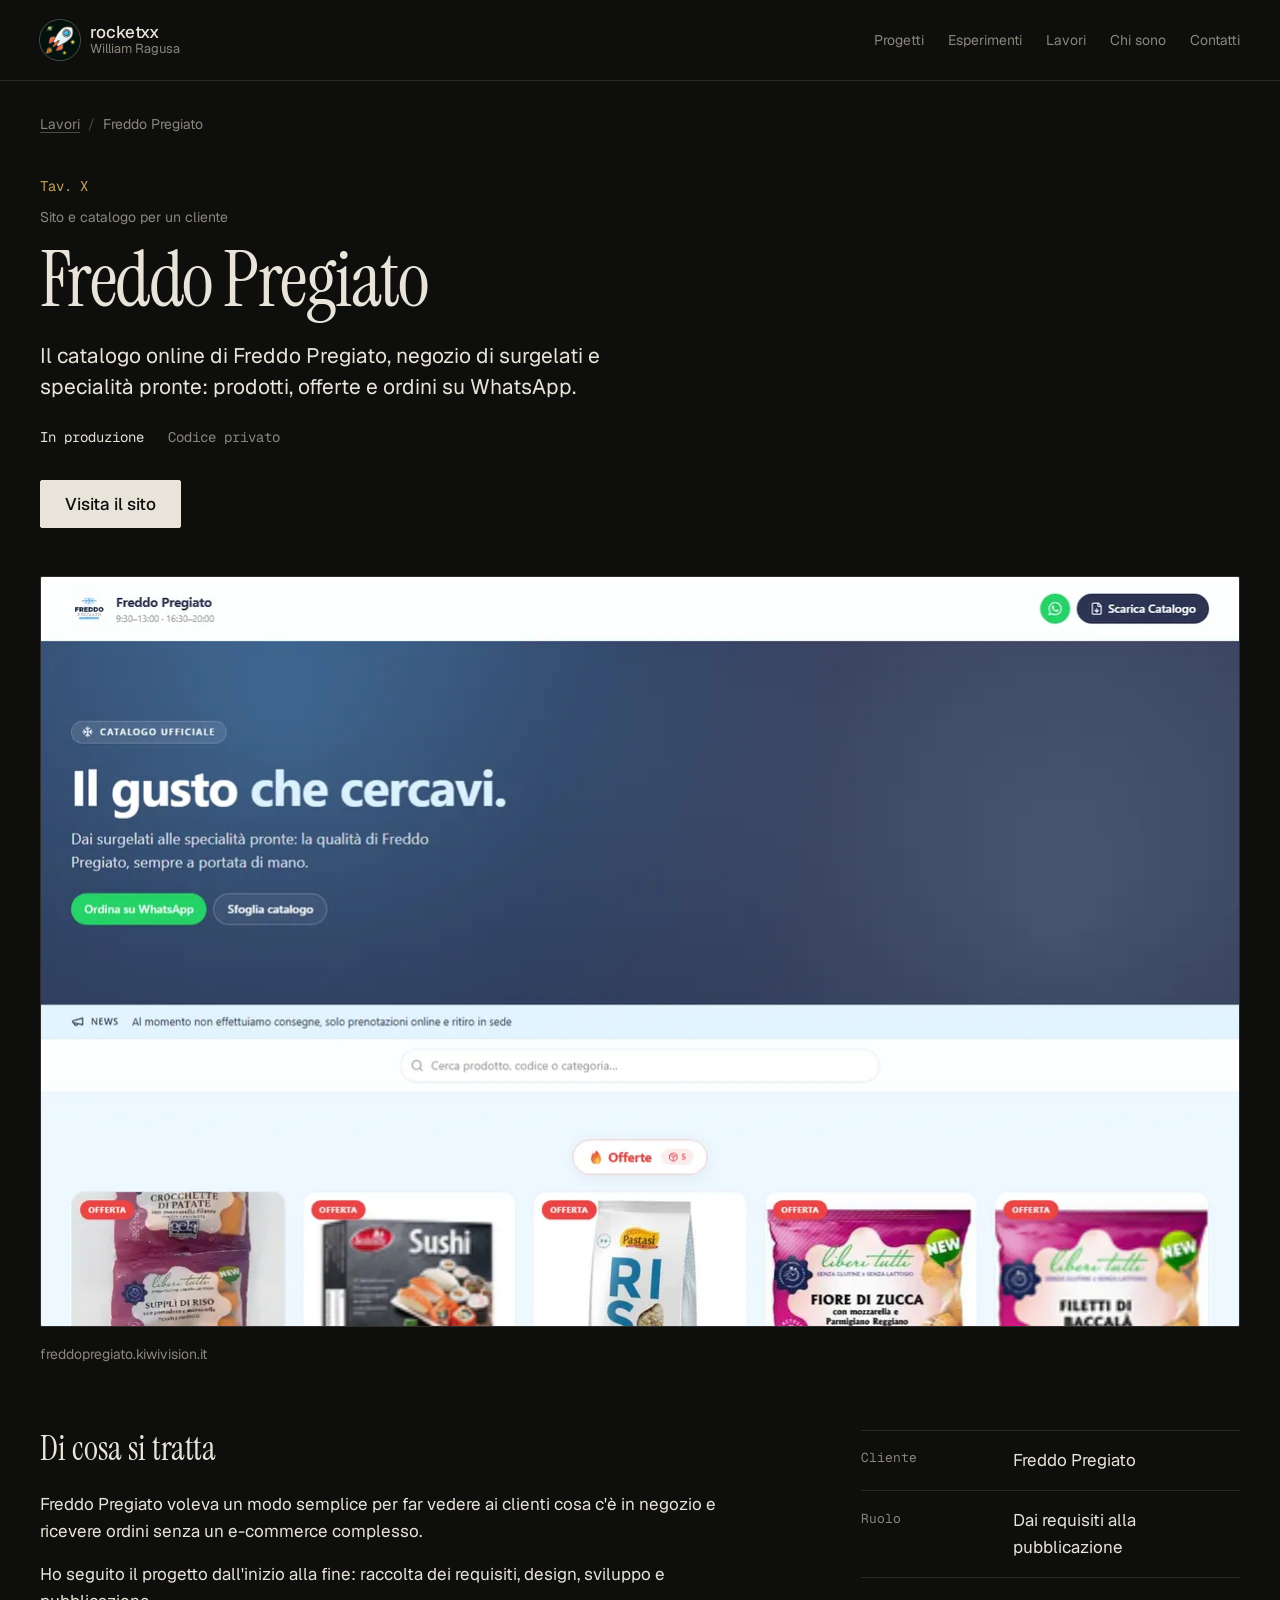
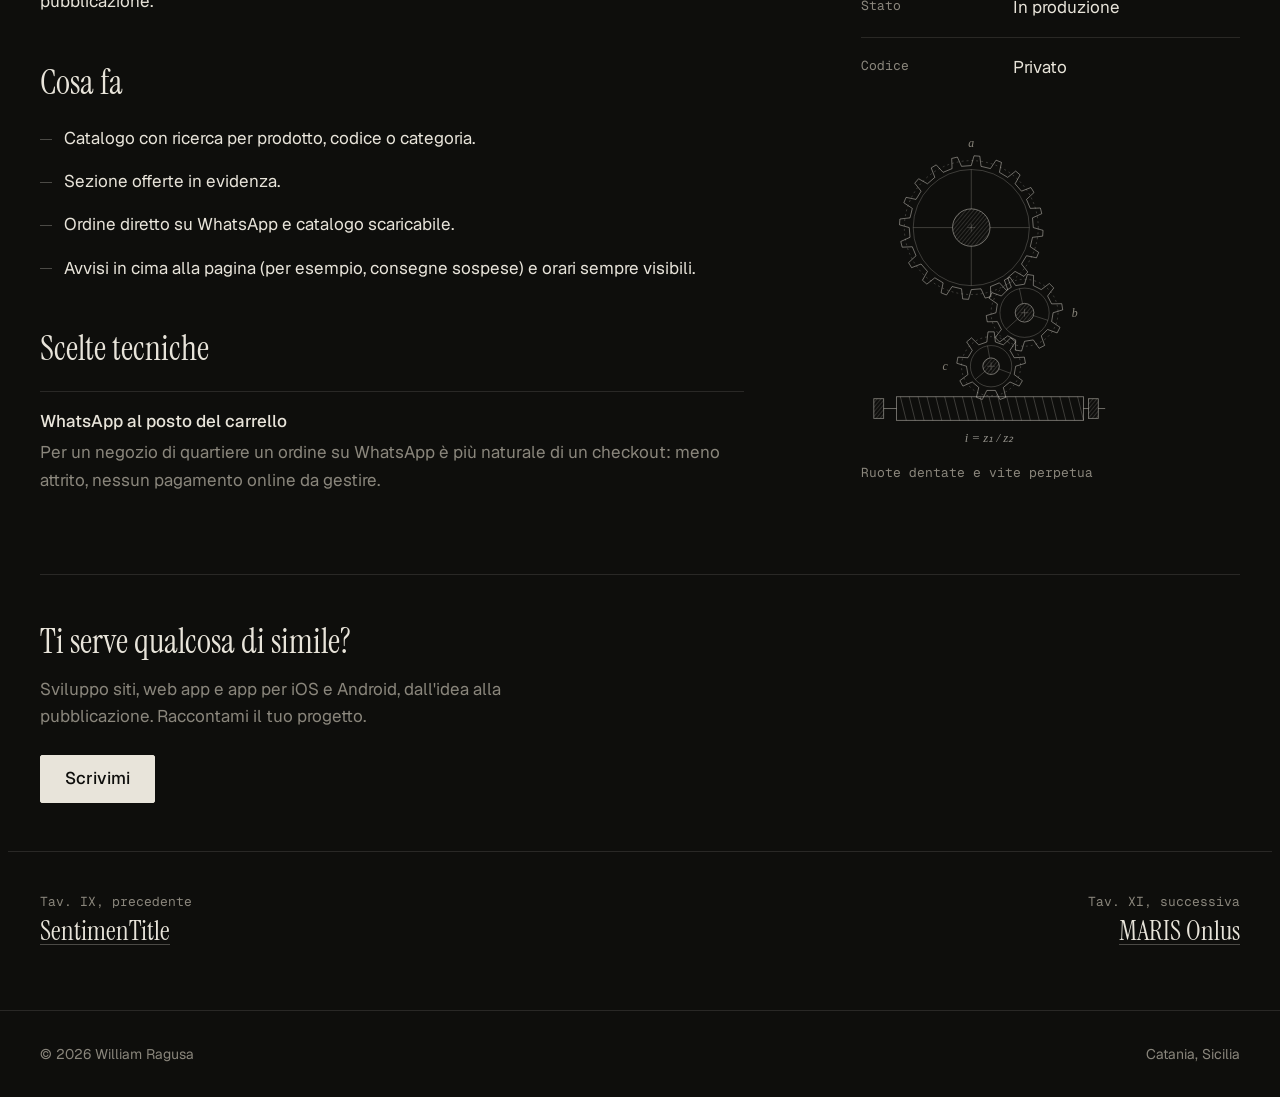
<file: progetti/freddo-pregiato.html>
<!doctype html>
<html lang="it">
  <head>
    <meta charset="utf-8" />
    <meta name="viewport" content="width=device-width, initial-scale=1" />
    <title>Freddo Pregiato · Sito e catalogo per un cliente · William Ragusa</title>
    <meta name="description" content="Il catalogo online di Freddo Pregiato, negozio di surgelati e specialità pronte: prodotti, offerte e ordini su WhatsApp." />
    <meta name="author" content="William Ragusa" />
    <meta name="theme-color" content="#0E0E0C" />
    <link href="https://rocketxx.github.io/progetti/freddo-pregiato.html" rel="canonical"/>
    <meta content="website" property="og:type"/>
    <meta content="https://rocketxx.github.io/progetti/freddo-pregiato.html" property="og:url"/>
    <meta content="William Ragusa" property="og:site_name"/>
    <meta content="it_IT" property="og:locale"/>
    <meta content="Freddo Pregiato · Sito e catalogo per un cliente · William Ragusa" property="og:title"/>
    <meta content="Il catalogo online di Freddo Pregiato, negozio di surgelati e specialità pronte: prodotti, offerte e ordini su WhatsApp." property="og:description"/>
    <meta content="https://rocketxx.github.io/og-image.png" property="og:image"/>
    <meta content="summary_large_image" name="twitter:card"/>
    <link rel="icon" href="../favicon.svg" type="image/svg+xml" />
    <link rel="icon" href="../favicon.ico" sizes="32x32" />
    <link rel="apple-touch-icon" href="../assets/img/apple-touch-icon.png" />
    <link rel="preload" href="../assets/fonts/instrument-serif-latin.woff2" as="font" type="font/woff2" crossorigin />
    <link rel="stylesheet" href="../assets/css/style.css" />
    <script type="application/ld+json">
      {
        "@context": "https://schema.org",
        "@type": "CreativeWork",
        "name": "Freddo Pregiato",
        "description": "Il catalogo online di Freddo Pregiato, negozio di surgelati e specialità pronte: prodotti, offerte e ordini su WhatsApp.",
        "url": "https://rocketxx.github.io/progetti/freddo-pregiato.html",
        "author": {
          "@type": "Person",
          "name": "William Ragusa",
          "url": "https://rocketxx.github.io/"
        },
        "inLanguage": "it"
      }
    </script>
  </head>
  <body>
    <a class="skip-link" href="#main">Vai al contenuto</a>
    <header class="site-header">
      <div class="wrap">
        <a class="brand" href="../index.html">
          <img class="brand-avatar" src="../assets/img/avatar.webp" alt="" width="40" height="40" />
          <span class="brand-text"><b>rocketxx</b><span>William Ragusa</span></span>
        </a>
        <nav class="site-nav" aria-label="Sezioni">
          <ul role="list">
            <li><a href="../index.html#progetti">Progetti</a></li>
            <li><a href="../index.html#esperimenti">Esperimenti</a></li>
            <li><a href="../index.html#lavori">Lavori</a></li>
            <li><a href="../index.html#chi-sono">Chi sono</a></li>
            <li><a href="../index.html#contatti">Contatti</a></li>
          </ul>
        </nav>
        <details class="indice">
          <summary>Indice</summary>
          <nav aria-label="Indice">
            <ol role="list">
              <li><a href="../index.html#progetti"><span>Progetti in produzione</span><span class="leader"></span><span class="ref">Tav. II–III</span></a></li>
              <li><a href="../index.html#esperimenti"><span>Esperimenti</span><span class="leader"></span><span class="ref">Tav. IV–IX</span></a></li>
              <li><a href="../index.html#lavori"><span>Lavori</span><span class="leader"></span><span class="ref">Tav. X–XI</span></a></li>
              <li><a href="../index.html#chi-sono"><span>Chi sono</span><span class="leader"></span><span class="ref">percorso</span></a></li>
              <li><a href="../index.html#contatti"><span>Contatti</span><span class="leader"></span><span class="ref">email</span></a></li>
            </ol>
          </nav>
        </details>
      </div>
    </header>

    <main id="main" class="project-page"><div class="equations" aria-hidden="true">
          <math style="top: 7%; --x: 0.62; --d: 0.4s">
            <mi>F</mi><mo>=</mo><mi>G</mi>
            <mfrac>
              <mrow><msub><mi>m</mi><mn>1</mn></msub><msub><mi>m</mi><mn>2</mn></msub></mrow>
              <msup><mi>r</mi><mn>2</mn></msup>
            </mfrac>
          </math>
          <!-- galassia a spirale -->
          <svg class="glyph" style="top: 20%; --x: 0.12; --d: 0.8s" viewBox="0 0 160 160">
            <g class="spin-slow">
              <g transform="rotate(-25 80 80)">
                <ellipse class="faint" cx="80" cy="80" rx="72" ry="44" stroke-dasharray="2 6" />
                <path d="M84.0 80.0L84.2 80.9L83.8 81.8L82.9 82.8L81.3 83.5L79.3 84.0L76.8 84.0L74.3 83.4L71.9 82.3L70.1 80.7L69.3 78.5L69.7 76.1L71.6 73.7L75.1 71.6L80.0 70.1L86.0 69.7L92.5 70.6L98.9 72.9L104.0 76.7L107.1 81.8L107.2 87.8L103.6 94.1L96.0 99.9L84.6 104.3L70.0 106.4L53.4 105.4L36.8 100.7L22.3 92.1L12.4 80.0" />
                <path d="M76.0 80.0L75.8 79.1L76.2 78.2L77.1 77.2L78.7 76.5L80.7 76.0L83.2 76.0L85.7 76.6L88.1 77.7L89.9 79.3L90.7 81.5L90.3 83.9L88.4 86.3L84.9 88.4L80.0 89.9L74.0 90.3L67.5 89.4L61.1 87.1L56.0 83.3L52.9 78.2L52.8 72.2L56.4 65.9L64.0 60.1L75.4 55.7L90.0 53.6L106.6 54.6L123.2 59.3L137.7 67.9L147.6 80.0" />
                <circle class="dot" cx="80" cy="80" r="3" />
                <circle class="faint" cx="80" cy="80" r="9" />
                <circle class="dot" cx="104" cy="96" r="1.4" />
                <circle class="dot" cx="58" cy="62" r="1.2" />
                <circle class="dot" cx="122" cy="62" r="1.4" />
                <circle class="dot" cx="34" cy="96" r="1.2" />
                <circle class="dot" cx="96" cy="58" r="1" />
              </g>
            </g>
          </svg>
          <math style="top: 44%; --x: 0.78; --d: 1.2s">
            <msup><mo>∇</mo><mn>2</mn></msup><mi>φ</mi><mo>=</mo><mn>0</mn>
          </math>
          <!-- sfera con assi cartesiani -->
          <svg class="glyph" style="top: 55%; --x: 0.3; --d: 1.6s" viewBox="0 0 150 150">
            <circle cx="75" cy="80" r="45" />
            <ellipse class="faint" cx="75" cy="80" rx="45" ry="13" />
            <ellipse class="faint" cx="75" cy="80" rx="16" ry="45" />
            <path d="M75 80V16M71 23l4-7 4 7M75 80L28 122M30 114l-2 8 8-3M75 80l66 14M133 89l8 5-9 3" />
            <circle class="dot" cx="75" cy="80" r="2.5" />
            <text x="82" y="20">z</text>
            <text x="18" y="134">x</text>
            <text x="138" y="110">y</text>
          </svg>
          
          <!-- sistema solare: orbite concentriche -->
          <svg class="glyph" style="top: 80%; --x: 0.66; --d: 2.4s" viewBox="0 0 150 150">
            <circle class="dot" cx="75" cy="75" r="4" />
            <circle class="faint" cx="75" cy="75" r="22" />
            <circle cx="75" cy="75" r="40" stroke-dasharray="3 5" />
            <circle class="faint" cx="75" cy="75" r="60" />
            <circle class="dot" cx="97" cy="75" r="2" />
            <circle class="dot" cx="47" cy="47" r="2.5" />
            <circle class="dot" cx="117" cy="117" r="3" />
          </svg>
        </div><div class="equations right" aria-hidden="true">
          <math style="top: 5%; --x: 0.18; --d: 0.6s">
            <msup><mi>T</mi><mn>2</mn></msup><mo>=</mo>
            <mfrac>
              <mrow><mn>4</mn><msup><mi>π</mi><mn>2</mn></msup></mrow>
              <mrow><mi>G</mi><mi>M</mi></mrow>
            </mfrac>
            <msup><mi>a</mi><mn>3</mn></msup>
          </math>
          <!-- orbita di Keplero: ellisse, fuochi, raggio vettore -->
          <svg class="glyph" style="top: 22%; --x: 0.7; --d: 1s" viewBox="0 0 170 120">
            <ellipse cx="85" cy="60" rx="70" ry="42" />
            <path class="faint" d="M15 60H155M85 18V102" stroke-dasharray="2 5" />
            <circle class="dot" cx="141" cy="60" r="4" />
            <path class="faint" d="M25 60h8M29 56v8" />
            <path d="M141 60L50 23.6" />
            <circle class="dot" cx="50" cy="23.6" r="3.5" />
            <text x="88" y="56">a</text>
            <text x="90" y="34">r</text>
            <text x="22" y="76">F₁</text>
            <text x="134" y="78">F₂</text>
          </svg>
          
          
          <math style="top: 52%; --x: 0.25; --d: 2.2s">
            <msup><mi>v</mi><mn>2</mn></msup><mo>=</mo><mi>G</mi><mi>M</mi>
            <mrow>
              <mo>(</mo>
              <mfrac><mn>2</mn><mi>r</mi></mfrac><mo>−</mo><mfrac><mn>1</mn><mi>a</mi></mfrac>
              <mo>)</mo>
            </mrow>
          </math>
          <!-- spirale aurea nei rettangoli -->
          <svg class="glyph" style="top: 74%; --x: 0.82; --d: 2.6s" viewBox="-2 -2 166 116">
            <path class="faint" d="M0 0H161.8V100H0ZM100 0V100M100 61.8H161.8M123.6 61.8V100M100 76.4H123.6M114.6 61.8V76.4" />
            <path d="M0 100A100 100 0 0 1 100 0A61.8 61.8 0 0 1 161.8 61.8A38.2 38.2 0 0 1 123.6 100A23.6 23.6 0 0 1 100 76.4A14.6 14.6 0 0 1 114.6 61.8" />
            <text x="2" y="113">φ = 1.618…</text>
          </svg>
        </div>
<div class="wrap">
<nav aria-label="Percorso" class="crumbs">
<ol role="list">
<li><a href="../index.html#lavori">Lavori</a></li>
<li aria-current="page">Freddo Pregiato</li>
</ol>
</nav>
<header class="project-hero"><p class="tav-label">Tav. X</p>
<p class="eyebrow">Sito e catalogo per un cliente</p>
<h1>Freddo Pregiato</h1>
<p class="project-lead">Il catalogo online di Freddo Pregiato, negozio di surgelati e specialità pronte: prodotti, offerte e ordini su WhatsApp.</p>
<p class="badges"><span class="badge badge-live">In produzione</span><span class="badge badge-private">Codice privato</span></p>
<div class="project-actions"><a class="btn btn-primary" href="https://freddopregiato.kiwivision.it">Visita il sito</a></div>
</header>
<div class="media">
<figure>
<button aria-label="Ingrandisci: Home page di Freddo Pregiato: «Il gusto che cercavi», pulsanti Ordina su WhatsApp e Sfoglia catalogo, ricerca e prodotti in offerta." class="shot" popovertarget="pop-0" type="button"><img alt="Home page di Freddo Pregiato: «Il gusto che cercavi», pulsanti Ordina su WhatsApp e Sfoglia catalogo, ricerca e prodotti in offerta." height="750" loading="eager" src="../assets/img/progetti/freddo-pregiato/home.webp" width="1200"/></button><div class="shot-pop" id="pop-0" popover=""><img alt="Home page di Freddo Pregiato: «Il gusto che cercavi», pulsanti Ordina su WhatsApp e Sfoglia catalogo, ricerca e prodotti in offerta." decoding="async" loading="lazy" src="../assets/img/progetti/freddo-pregiato/home.webp"/><p><span>Home page di Freddo Pregiato: «Il gusto che cercavi», pulsanti Ordina su WhatsApp e Sfoglia catalogo, ricerca e prodotti in offerta.</span><button class="text-btn" popovertarget="pop-0" popovertargetaction="hide" type="button">Chiudi</button></p></div>
<figcaption>freddopregiato.kiwivision.it</figcaption>
</figure>
</div>
<div class="project-body">
<div><svg class="fregio-band" viewBox="0 0 360 96" aria-hidden="true" focusable="false"><defs><pattern id="hatch-pl" width="3" height="3" patternUnits="userSpaceOnUse" patternTransform="rotate(35)"><line class="hatch" x1="0" y1="0" x2="0" y2="3" /></pattern></defs><path class="faint" d="M0 80Q180 96 360 72" stroke-dasharray="2 5" /><circle class="dot" cx="14" cy="18" r="0.8" /><circle class="dot" cx="70" cy="12" r="1" /><circle class="dot" cx="176" cy="88" r="0.8" /><circle class="dot" cx="196" cy="14" r="0.9" /><circle class="dot" cx="300" cy="86" r="0.8" /><circle class="dot" cx="348" cy="20" r="1" /><circle class="dot" cx="88" cy="84" r="0.7" /><circle class="dot" cx="214" cy="30" r="0.6" /><circle class="body" cx="38" cy="58" r="10" /><circle class="faint" cx="34" cy="54" r="2" /><circle class="faint" cx="40" cy="62" r="1.4" /><circle class="faint" cx="35" cy="63" r="1" /><circle class="faint" cx="42" cy="53" r="1" /><path fill="url(#hatch-pl)" stroke="none" d="M38 48 A10 10 0 0 1 38 68 A1 10 0 0 0 38 48 Z" /><clipPath id="cj"><circle cx="120" cy="46" r="27" /></clipPath><circle class="body" cx="120" cy="46" r="27" /><g clip-path="url(#cj)"><path class="faint" d="M93 29Q120 31 147 29" /><path class="faint" d="M93 35Q120 37 147 35" /><path class="faint" d="M93 41Q120 43 147 41" /><path class="faint" d="M93 48Q120 50 147 48" /><path class="faint" d="M93 54Q120 56 147 54" /><path class="faint" d="M93 61Q120 63 147 61" /><path class="faint" d="M93 67Q120 69 147 67" /><ellipse cx="126" cy="57" rx="6" ry="3.4" /></g><path fill="url(#hatch-pl)" stroke="none" d="M120 19 A27 27 0 0 1 120 73 A10.8 27 0 0 0 120 19 Z" /><g transform="rotate(-16 252 46)"><ellipse class="faint" cx="252" cy="46" rx="46" ry="11" /><ellipse cx="252" cy="46" rx="38" ry="8.5" /></g><clipPath id="cs"><circle cx="252" cy="46" r="19" /></clipPath><circle class="body" cx="252" cy="46" r="19" /><g clip-path="url(#cs)"><path class="faint" d="M233 35H271" /><path class="faint" d="M233 41H271" /><path class="faint" d="M233 49H271" /><path class="faint" d="M233 56H271" /></g><path fill="url(#hatch-pl)" stroke="none" d="M252 27 A19 19 0 0 1 252 65 A7.6 19 0 0 0 252 27 Z" /><g transform="rotate(-16 252 46)"><path d="M214 46A38 8.5 0 0 0 290 46" /><path class="faint" d="M206 46A46 11 0 0 0 298 46" /></g><circle class="body" cx="330" cy="42" r="6.5" /><path fill="url(#hatch-pl)" stroke="none" d="M330 35.5 A6.5 6.5 0 0 1 330 48.5 A0 6.5 0 0 1 330 35.5 Z" /></svg>
<section aria-labelledby="h-what"><h2 id="h-what">Di cosa si tratta</h2><div class="prose"><p>Freddo Pregiato voleva un modo semplice per far vedere ai clienti cosa c'è in negozio e ricevere ordini senza un e-commerce complesso.</p><p>Ho seguito il progetto dall'inizio alla fine: raccolta dei requisiti, design, sviluppo e pubblicazione.</p></div></section>
<section aria-labelledby="h-feat"><h2 id="h-feat">Cosa fa</h2><ul class="features" role="list"><li>Catalogo con ricerca per prodotto, codice o categoria.</li><li>Sezione offerte in evidenza.</li><li>Ordine diretto su WhatsApp e catalogo scaricabile.</li><li>Avvisi in cima alla pagina (per esempio, consegne sospese) e orari sempre visibili.</li></ul></section>
<section aria-labelledby="h-choices"><h2 id="h-choices">Scelte tecniche</h2><ul class="choices" role="list"><li><b>WhatsApp al posto del carrello</b><span>Per un negozio di quartiere un ordine su WhatsApp è più naturale di un checkout: meno attrito, nessun pagamento online da gestire.</span></li></ul></section>
</div>
<aside aria-label="Scheda del progetto" class="facts">
<dl>
<div><dt>Cliente</dt><dd>Freddo Pregiato</dd></div><div><dt>Ruolo</dt><dd>Dai requisiti alla pubblicazione</dd></div><div><dt>Stato</dt><dd>In produzione</dd></div><div><dt>Codice</dt><dd>Privato</dd></div>
</dl>
<figure class="study" aria-hidden="true"><svg class="study-svg" viewBox="0 0 260 322" focusable="false"><defs><pattern id="h-gear" width="3" height="3" patternUnits="userSpaceOnUse" patternTransform="rotate(40)"><line class="hatch" x1="0" y1="0" x2="0" y2="3" /></pattern></defs><path d="M175 92L184.9 94.8L184.5 100.7L174.2 101.9L171.9 111.5L171.9 111.5L180.5 117.2L178.2 122.7L168.1 120.6L163 129L163 129L169.4 137.1L165.5 141.6L156.5 136.5L149 143L149 143L152.7 152.6L147.6 155.7L140.6 148.1L131.5 151.9L131.5 151.9L131.9 162.2L126.1 163.6L121.9 154.2L112 155L112 155L109.2 164.9L103.3 164.5L102.1 154.2L92.5 151.9L92.5 151.9L86.8 160.5L81.3 158.2L83.4 148.1L75 143L75 143L66.9 149.4L62.4 145.5L67.5 136.5L61 129L61 129L51.4 132.7L48.3 127.6L55.9 120.6L52.1 111.5L52.1 111.5L41.8 111.9L40.4 106.1L49.8 101.9L49 92L49 92L39.1 89.2L39.5 83.3L49.8 82.1L52.1 72.5L52.1 72.5L43.5 66.8L45.8 61.3L55.9 63.4L61 55L61 55L54.6 46.9L58.5 42.4L67.5 47.5L75 41L75 41L71.3 31.4L76.4 28.3L83.4 35.9L92.5 32.1L92.5 32.1L92.1 21.8L97.9 20.4L102.1 29.8L112 29L112 29L114.8 19.1L120.7 19.5L121.9 29.8L131.5 32.1L131.5 32.1L137.2 23.5L142.7 25.8L140.6 35.9L149 41L149 41L157.1 34.6L161.6 38.5L156.5 47.5L163 55L163 55L172.6 51.3L175.7 56.4L168.1 63.4L171.9 72.5L171.9 72.5L182.2 72.1L183.6 77.9L174.2 82.1L175 92Z" /><circle class="faint" cx="112" cy="92" r="68" stroke-dasharray="2 3" /><circle class="body" cx="112" cy="92" r="19" /><circle fill="url(#h-gear)" stroke="none" cx="112" cy="92" r="19" /><path class="faint" d="M131 92L171 92" /><path class="faint" d="M112 111L112 151" /><path class="faint" d="M93 92L53 92" /><path class="faint" d="M112 73L112 33" /><circle class="faint" cx="112" cy="92" r="59" /><path class="faint" d="M108 92h8M112 88v8" /><path d="M193.6 187.5L202.1 193.3L199.2 199L189.5 195.5L183.1 202L183.1 202L186.5 211.7L180.9 214.6L175 206.1L166.1 207.5L166.1 207.5L163.1 217.4L156.8 216.4L157.1 206.1L149 202L149 202L140.8 208.2L136.3 203.7L142.6 195.5L138.5 187.5L138.5 187.5L128.2 187.7L127.2 181.4L137.1 178.5L138.5 169.5L138.5 169.5L130 163.7L132.9 158L142.6 161.5L149 155L149 155L145.6 145.3L151.2 142.4L157.1 150.9L166.1 149.5L166.1 149.5L169 139.6L175.3 140.6L175 150.9L183.1 155L183.1 155L191.3 148.8L195.8 153.3L189.5 161.5L193.6 169.5L193.6 169.5L203.9 169.3L204.9 175.6L195.1 178.5L193.6 187.5Z" /><circle class="faint" cx="166.1" cy="178.5" r="34" stroke-dasharray="2 3" /><circle class="body" cx="166.1" cy="178.5" r="9.5" /><circle fill="url(#h-gear)" stroke="none" cx="166.1" cy="178.5" r="9.5" /><path class="faint" d="M175.1 181.4L189.8 186.2" /><path class="faint" d="M159 184.9L147.5 195.2" /><path class="faint" d="M164.1 169.2L160.9 154" /><circle class="faint" cx="166.1" cy="178.5" r="25" /><path class="faint" d="M162.1 178.5h8M166.1 174.5v8" /><path d="M155.6 241.3L163.9 247.5L160.7 253L151.3 248.8L144.6 254.4L144.6 254.4L147 264.4L141.1 266.6L136.5 257.4L127.8 257.4L127.8 257.4L123.2 266.6L117.2 264.4L119.6 254.4L113 248.8L113 248.8L103.5 253L100.4 247.5L108.6 241.3L107.1 232.8L107.1 232.8L97.3 229.8L98.4 223.6L108.6 224.2L113 216.7L113 216.7L107.3 208.1L112.2 204L119.6 211.1L127.8 208.2L127.8 208.2L129 197.9L135.3 197.9L136.5 208.2L144.6 211.1L144.6 211.1L152.1 204L157 208.1L151.3 216.7L155.6 224.2L155.6 224.2L165.9 223.6L167 229.8L157.1 232.8L155.6 241.3Z" /><circle class="faint" cx="132.1" cy="232.8" r="30" stroke-dasharray="2 3" /><circle class="body" cx="132.1" cy="232.8" r="8.4" /><circle fill="url(#h-gear)" stroke="none" cx="132.1" cy="232.8" r="8.4" /><path class="faint" d="M140 235.6L151.9 240" /><path class="faint" d="M125.7 238.2L116 246.3" /><path class="faint" d="M130.7 224.5L128.5 212.1" /><circle class="faint" cx="132.1" cy="232.8" r="21" /><path class="faint" d="M128.1 232.8h8M132.1 228.8v8" /><rect x="36" y="263.8" width="190" height="24" /><path class="faint" d="M40 263.8L46 287.8" /><path class="faint" d="M49 263.8L55 287.8" /><path class="faint" d="M58 263.8L64 287.8" /><path class="faint" d="M67 263.8L73 287.8" /><path class="faint" d="M76 263.8L82 287.8" /><path class="faint" d="M85 263.8L91 287.8" /><path class="faint" d="M94 263.8L100 287.8" /><path class="faint" d="M103 263.8L109 287.8" /><path class="faint" d="M112 263.8L118 287.8" /><path class="faint" d="M121 263.8L127 287.8" /><path class="faint" d="M130 263.8L136 287.8" /><path class="faint" d="M139 263.8L145 287.8" /><path class="faint" d="M148 263.8L154 287.8" /><path class="faint" d="M157 263.8L163 287.8" /><path class="faint" d="M166 263.8L172 287.8" /><path class="faint" d="M175 263.8L181 287.8" /><path class="faint" d="M184 263.8L190 287.8" /><path class="faint" d="M193 263.8L199 287.8" /><path class="faint" d="M202 263.8L208 287.8" /><path class="faint" d="M211 263.8L217 287.8" /><path class="faint" d="M220 263.8L226 287.8" /><path d="M14 275.8H36M226 275.8H248" /><rect class="body" x="13" y="265.8" width="10" height="20" /><rect fill="url(#h-gear)" stroke="none" x="13" y="265.8" width="10" height="20" /><rect class="body" x="231" y="265.8" width="10" height="20" /><rect fill="url(#h-gear)" stroke="none" x="231" y="265.8" width="10" height="20" /><text x="112" y="10" text-anchor="middle">a</text><text x="214.1" y="182.5" text-anchor="start">b</text><text x="88.1" y="236.8" text-anchor="end">c</text><text class="formula" x="130" y="309.8" text-anchor="middle">i = z₁ / z₂</text></svg><figcaption>Ruote dentate e vite perpetua</figcaption></figure></aside>
</div>
<section aria-labelledby="h-cta" class="cta-band">
<h2 id="h-cta">Ti serve qualcosa di simile?</h2>
<p>Sviluppo siti, web app e app per iOS e Android, dall'idea alla pubblicazione. Raccontami il tuo progetto.</p>
<a class="btn btn-primary" href="../index.html#contatti">Scrivimi</a>
</section>
</div>
<nav aria-label="Altre tavole" class="pager wrap"><a class="prev" href="sentimentitle.html" rel="prev"><span class="pager-label">Tav. IX, precedente</span><b>SentimenTitle</b></a><a class="next" href="maris-onlus.html" rel="next"><span class="pager-label">Tav. XI, successiva</span><b>MARIS Onlus</b></a></nav>
</main>

    <footer class="site-footer">
      <div class="wrap">
        <p>© 2026 William Ragusa</p>
        <p>Catania, Sicilia</p>
      </div>
    </footer>
  </body>
</html>
</file>
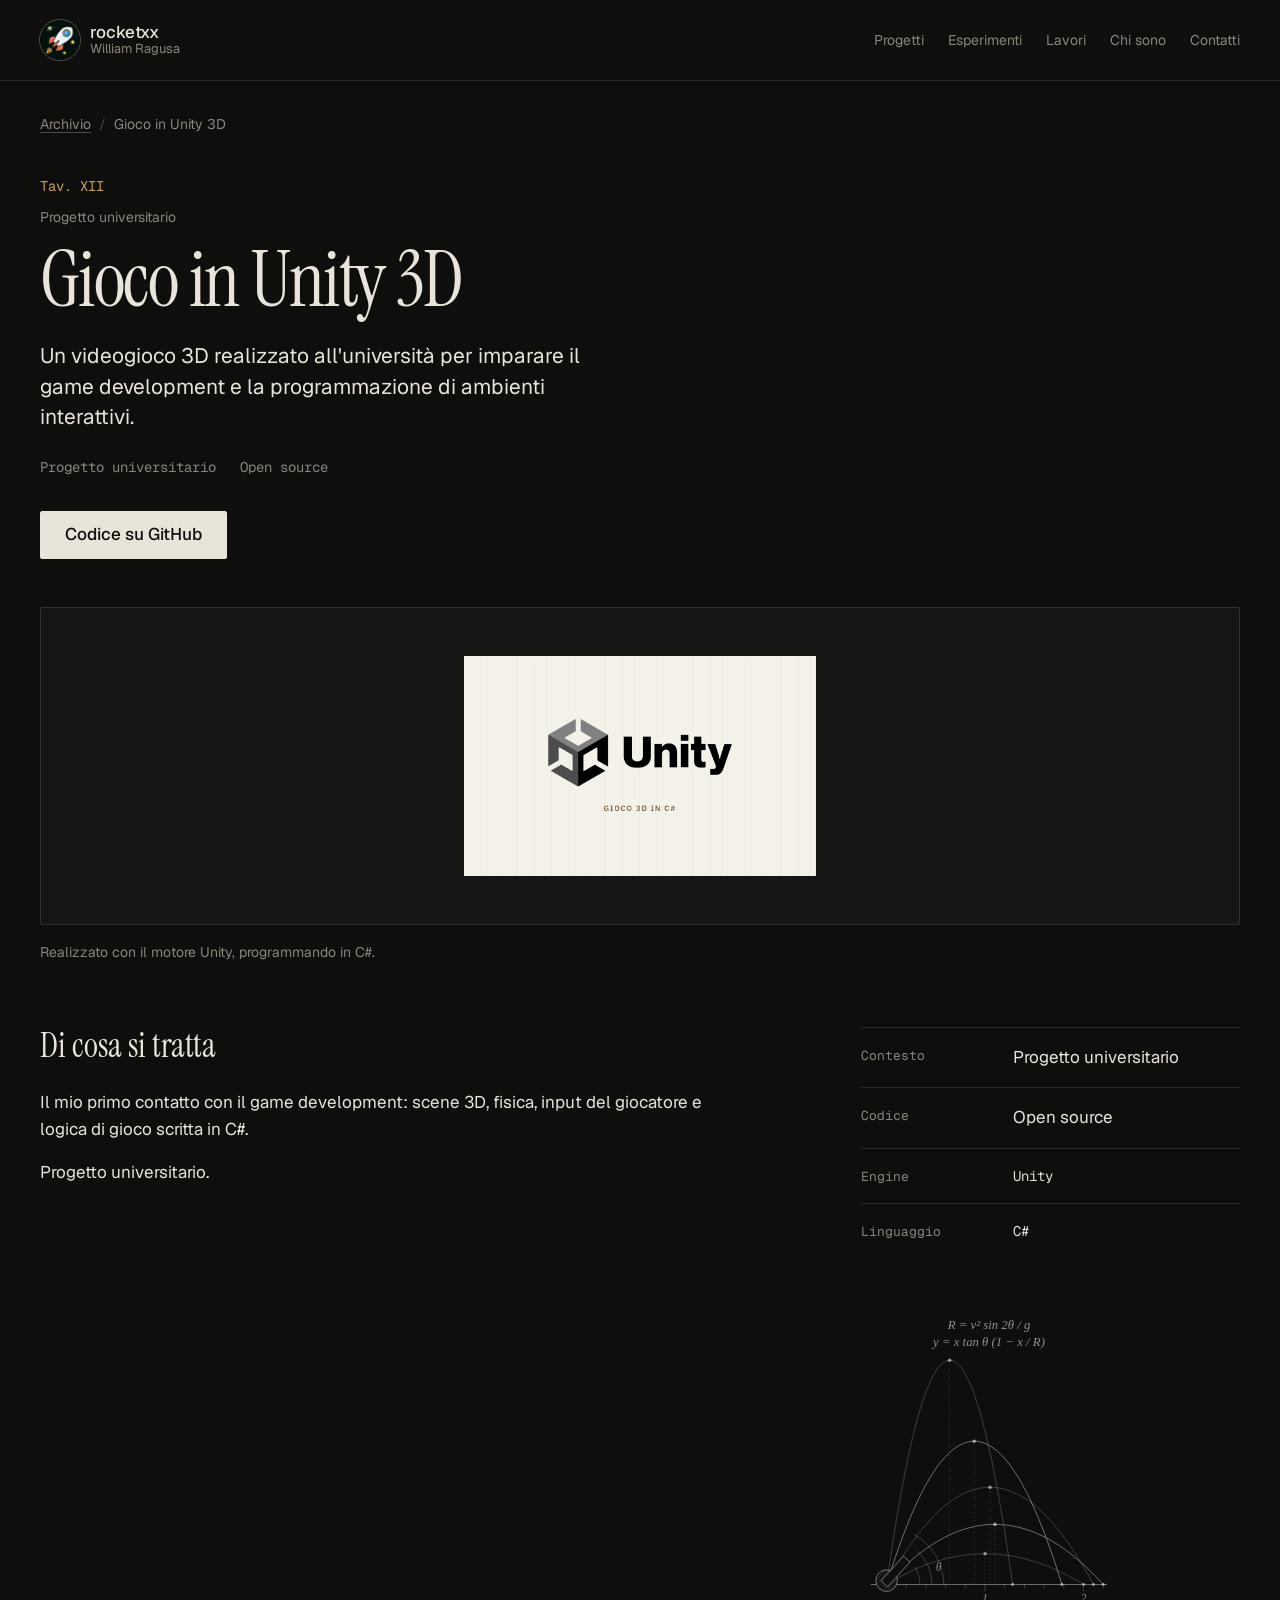
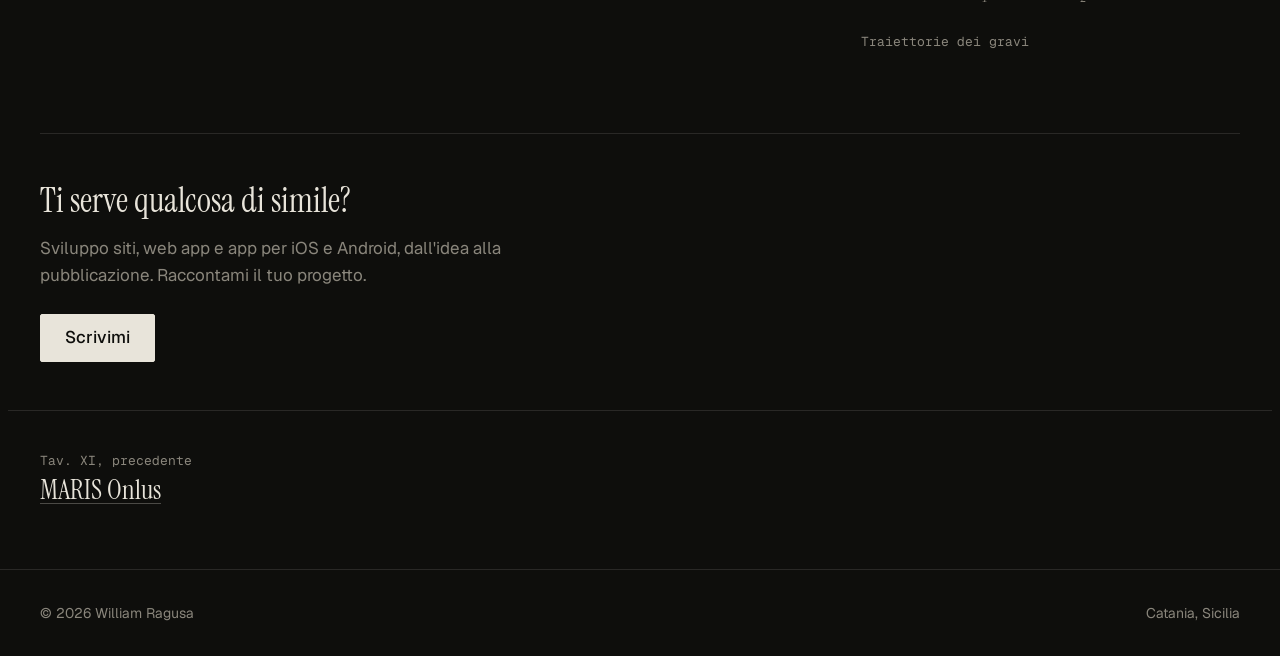
<file: progetti/gioco-unity.html>
<!doctype html>
<html lang="it">
  <head>
    <meta charset="utf-8" />
    <meta name="viewport" content="width=device-width, initial-scale=1" />
    <title>Gioco in Unity 3D · Progetto universitario · William Ragusa</title>
    <meta name="description" content="Un videogioco 3D realizzato all'università per imparare il game development e la programmazione di ambienti interattivi." />
    <meta name="author" content="William Ragusa" />
    <meta name="theme-color" content="#0E0E0C" />
    <link href="https://rocketxx.github.io/progetti/gioco-unity.html" rel="canonical"/>
    <meta content="website" property="og:type"/>
    <meta content="https://rocketxx.github.io/progetti/gioco-unity.html" property="og:url"/>
    <meta content="William Ragusa" property="og:site_name"/>
    <meta content="it_IT" property="og:locale"/>
    <meta content="Gioco in Unity 3D · Progetto universitario · William Ragusa" property="og:title"/>
    <meta content="Un videogioco 3D realizzato all'università per imparare il game development e la programmazione di ambienti interattivi." property="og:description"/>
    <meta content="https://rocketxx.github.io/og-image.png" property="og:image"/>
    <meta content="summary_large_image" name="twitter:card"/>
    <link rel="icon" href="../favicon.svg" type="image/svg+xml" />
    <link rel="icon" href="../favicon.ico" sizes="32x32" />
    <link rel="apple-touch-icon" href="../assets/img/apple-touch-icon.png" />
    <link rel="preload" href="../assets/fonts/instrument-serif-latin.woff2" as="font" type="font/woff2" crossorigin />
    <link rel="stylesheet" href="../assets/css/style.css" />
    <script type="application/ld+json">
      {
        "@context": "https://schema.org",
        "@type": "SoftwareSourceCode",
        "name": "Gioco in Unity 3D",
        "description": "Un videogioco 3D realizzato all'università per imparare il game development e la programmazione di ambienti interattivi.",
        "url": "https://rocketxx.github.io/progetti/gioco-unity.html",
        "author": {
          "@type": "Person",
          "name": "William Ragusa",
          "url": "https://rocketxx.github.io/"
        },
        "inLanguage": "it",
        "codeRepository": "https://github.com/rocketxx/Gioco-Unity"
      }
    </script>
  </head>
  <body>
    <a class="skip-link" href="#main">Vai al contenuto</a>
    <header class="site-header">
      <div class="wrap">
        <a class="brand" href="../index.html">
          <img class="brand-avatar" src="../assets/img/avatar.webp" alt="" width="40" height="40" />
          <span class="brand-text"><b>rocketxx</b><span>William Ragusa</span></span>
        </a>
        <nav class="site-nav" aria-label="Sezioni">
          <ul role="list">
            <li><a href="../index.html#progetti">Progetti</a></li>
            <li><a href="../index.html#esperimenti">Esperimenti</a></li>
            <li><a href="../index.html#lavori">Lavori</a></li>
            <li><a href="../index.html#chi-sono">Chi sono</a></li>
            <li><a href="../index.html#contatti">Contatti</a></li>
          </ul>
        </nav>
        <details class="indice">
          <summary>Indice</summary>
          <nav aria-label="Indice">
            <ol role="list">
              <li><a href="../index.html#progetti"><span>Progetti in produzione</span><span class="leader"></span><span class="ref">Tav. II–III</span></a></li>
              <li><a href="../index.html#esperimenti"><span>Esperimenti</span><span class="leader"></span><span class="ref">Tav. IV–IX</span></a></li>
              <li><a href="../index.html#lavori"><span>Lavori</span><span class="leader"></span><span class="ref">Tav. X–XI</span></a></li>
              <li><a href="../index.html#chi-sono"><span>Chi sono</span><span class="leader"></span><span class="ref">percorso</span></a></li>
              <li><a href="../index.html#contatti"><span>Contatti</span><span class="leader"></span><span class="ref">email</span></a></li>
            </ol>
          </nav>
        </details>
      </div>
    </header>

    <main id="main" class="project-page"><div class="equations" aria-hidden="true">
          <math style="top: 7%; --x: 0.62; --d: 0.4s">
            <mi>F</mi><mo>=</mo><mi>G</mi>
            <mfrac>
              <mrow><msub><mi>m</mi><mn>1</mn></msub><msub><mi>m</mi><mn>2</mn></msub></mrow>
              <msup><mi>r</mi><mn>2</mn></msup>
            </mfrac>
          </math>
          <!-- galassia a spirale -->
          <svg class="glyph" style="top: 20%; --x: 0.12; --d: 0.8s" viewBox="0 0 160 160">
            <g class="spin-slow">
              <g transform="rotate(-25 80 80)">
                <ellipse class="faint" cx="80" cy="80" rx="72" ry="44" stroke-dasharray="2 6" />
                <path d="M84.0 80.0L84.2 80.9L83.8 81.8L82.9 82.8L81.3 83.5L79.3 84.0L76.8 84.0L74.3 83.4L71.9 82.3L70.1 80.7L69.3 78.5L69.7 76.1L71.6 73.7L75.1 71.6L80.0 70.1L86.0 69.7L92.5 70.6L98.9 72.9L104.0 76.7L107.1 81.8L107.2 87.8L103.6 94.1L96.0 99.9L84.6 104.3L70.0 106.4L53.4 105.4L36.8 100.7L22.3 92.1L12.4 80.0" />
                <path d="M76.0 80.0L75.8 79.1L76.2 78.2L77.1 77.2L78.7 76.5L80.7 76.0L83.2 76.0L85.7 76.6L88.1 77.7L89.9 79.3L90.7 81.5L90.3 83.9L88.4 86.3L84.9 88.4L80.0 89.9L74.0 90.3L67.5 89.4L61.1 87.1L56.0 83.3L52.9 78.2L52.8 72.2L56.4 65.9L64.0 60.1L75.4 55.7L90.0 53.6L106.6 54.6L123.2 59.3L137.7 67.9L147.6 80.0" />
                <circle class="dot" cx="80" cy="80" r="3" />
                <circle class="faint" cx="80" cy="80" r="9" />
                <circle class="dot" cx="104" cy="96" r="1.4" />
                <circle class="dot" cx="58" cy="62" r="1.2" />
                <circle class="dot" cx="122" cy="62" r="1.4" />
                <circle class="dot" cx="34" cy="96" r="1.2" />
                <circle class="dot" cx="96" cy="58" r="1" />
              </g>
            </g>
          </svg>
          <math style="top: 44%; --x: 0.78; --d: 1.2s">
            <msup><mo>∇</mo><mn>2</mn></msup><mi>φ</mi><mo>=</mo><mn>0</mn>
          </math>
          <!-- sfera con assi cartesiani -->
          <svg class="glyph" style="top: 55%; --x: 0.3; --d: 1.6s" viewBox="0 0 150 150">
            <circle cx="75" cy="80" r="45" />
            <ellipse class="faint" cx="75" cy="80" rx="45" ry="13" />
            <ellipse class="faint" cx="75" cy="80" rx="16" ry="45" />
            <path d="M75 80V16M71 23l4-7 4 7M75 80L28 122M30 114l-2 8 8-3M75 80l66 14M133 89l8 5-9 3" />
            <circle class="dot" cx="75" cy="80" r="2.5" />
            <text x="82" y="20">z</text>
            <text x="18" y="134">x</text>
            <text x="138" y="110">y</text>
          </svg>
          
          <!-- sistema solare: orbite concentriche -->
          <svg class="glyph" style="top: 80%; --x: 0.66; --d: 2.4s" viewBox="0 0 150 150">
            <circle class="dot" cx="75" cy="75" r="4" />
            <circle class="faint" cx="75" cy="75" r="22" />
            <circle cx="75" cy="75" r="40" stroke-dasharray="3 5" />
            <circle class="faint" cx="75" cy="75" r="60" />
            <circle class="dot" cx="97" cy="75" r="2" />
            <circle class="dot" cx="47" cy="47" r="2.5" />
            <circle class="dot" cx="117" cy="117" r="3" />
          </svg>
        </div><div class="equations right" aria-hidden="true">
          <math style="top: 5%; --x: 0.18; --d: 0.6s">
            <msup><mi>T</mi><mn>2</mn></msup><mo>=</mo>
            <mfrac>
              <mrow><mn>4</mn><msup><mi>π</mi><mn>2</mn></msup></mrow>
              <mrow><mi>G</mi><mi>M</mi></mrow>
            </mfrac>
            <msup><mi>a</mi><mn>3</mn></msup>
          </math>
          <!-- orbita di Keplero: ellisse, fuochi, raggio vettore -->
          <svg class="glyph" style="top: 22%; --x: 0.7; --d: 1s" viewBox="0 0 170 120">
            <ellipse cx="85" cy="60" rx="70" ry="42" />
            <path class="faint" d="M15 60H155M85 18V102" stroke-dasharray="2 5" />
            <circle class="dot" cx="141" cy="60" r="4" />
            <path class="faint" d="M25 60h8M29 56v8" />
            <path d="M141 60L50 23.6" />
            <circle class="dot" cx="50" cy="23.6" r="3.5" />
            <text x="88" y="56">a</text>
            <text x="90" y="34">r</text>
            <text x="22" y="76">F₁</text>
            <text x="134" y="78">F₂</text>
          </svg>
          
          
          <math style="top: 52%; --x: 0.25; --d: 2.2s">
            <msup><mi>v</mi><mn>2</mn></msup><mo>=</mo><mi>G</mi><mi>M</mi>
            <mrow>
              <mo>(</mo>
              <mfrac><mn>2</mn><mi>r</mi></mfrac><mo>−</mo><mfrac><mn>1</mn><mi>a</mi></mfrac>
              <mo>)</mo>
            </mrow>
          </math>
          <!-- spirale aurea nei rettangoli -->
          <svg class="glyph" style="top: 74%; --x: 0.82; --d: 2.6s" viewBox="-2 -2 166 116">
            <path class="faint" d="M0 0H161.8V100H0ZM100 0V100M100 61.8H161.8M123.6 61.8V100M100 76.4H123.6M114.6 61.8V76.4" />
            <path d="M0 100A100 100 0 0 1 100 0A61.8 61.8 0 0 1 161.8 61.8A38.2 38.2 0 0 1 123.6 100A23.6 23.6 0 0 1 100 76.4A14.6 14.6 0 0 1 114.6 61.8" />
            <text x="2" y="113">φ = 1.618…</text>
          </svg>
        </div>
<div class="wrap">
<nav aria-label="Percorso" class="crumbs">
<ol role="list">
<li><a href="../index.html#esperimenti">Archivio</a></li>
<li aria-current="page">Gioco in Unity 3D</li>
</ol>
</nav>
<header class="project-hero"><p class="tav-label">Tav. XII</p>
<p class="eyebrow">Progetto universitario</p>
<h1>Gioco in Unity 3D</h1>
<p class="project-lead">Un videogioco 3D realizzato all'università per imparare il game development e la programmazione di ambienti interattivi.</p>
<p class="badges"><span class="badge badge-uni">Progetto universitario</span><span class="badge badge-oss">Open source</span></p>
<div class="project-actions"><a class="btn btn-primary" href="https://github.com/rocketxx/Gioco-Unity">Codice su GitHub</a></div>
</header>
<div class="media">
<figure>
<div class="shot shot-logo"><img alt="Logo di Unity." height="750" loading="eager" src="../assets/img/progetti/gioco-unity/cover.webp" width="1200"/></div>
<figcaption>Realizzato con il motore Unity, programmando in C#.</figcaption>
</figure>
</div>
<div class="project-body">
<div><svg class="fregio-band" viewBox="0 0 360 100" aria-hidden="true" focusable="false"><defs><pattern id="hatch-le" width="3" height="3" patternUnits="userSpaceOnUse" patternTransform="rotate(35)"><line class="hatch" x1="0" y1="0" x2="0" y2="3" /></pattern></defs><rect x="24" y="17" width="62" height="62" /><circle cx="55" cy="41" r="38" /><path class="faint" d="M24 17L86 79M86 17L24 79" stroke-dasharray="2 3" /><path class="faint" d="M55 11V85M18 48H92" /><circle class="dot" cx="55" cy="41" r="1.8" /><circle class="faint" cx="180" cy="46" r="30" /><circle cx="180" cy="46" r="15" /><circle cx="193" cy="53.5" r="15" /><circle cx="180" cy="61" r="15" /><circle cx="167" cy="53.5" r="15" /><circle cx="167" cy="38.5" r="15" /><circle cx="180" cy="31" r="15" /><circle cx="193" cy="38.5" r="15" /><path d="M300 10L331.2 28L331.2 64L300 82L268.8 64L268.8 28Z" /><path class="faint" d="M300 63L285.3 37.5L314.7 37.5Z" stroke-dasharray="2 3" /><path class="faint" d="M300 63L331.2 64" stroke-dasharray="2 3" /><path class="faint" d="M300 63L300 82" stroke-dasharray="2 3" /><path class="faint" d="M300 63L268.8 64" stroke-dasharray="2 3" /><path class="faint" d="M285.3 37.5L268.8 64" stroke-dasharray="2 3" /><path class="faint" d="M285.3 37.5L268.8 28" stroke-dasharray="2 3" /><path class="faint" d="M285.3 37.5L300 10" stroke-dasharray="2 3" /><path class="faint" d="M314.7 37.5L300 10" stroke-dasharray="2 3" /><path class="faint" d="M314.7 37.5L331.2 28" stroke-dasharray="2 3" /><path class="faint" d="M314.7 37.5L331.2 64" stroke-dasharray="2 3" /><path d="M300 29L314.7 54.5L285.3 54.5Z" /><path d="M300 29L268.8 28" /><path d="M300 29L300 10" /><path d="M300 29L331.2 28" /><path d="M314.7 54.5L331.2 28" /><path d="M314.7 54.5L331.2 64" /><path d="M314.7 54.5L300 82" /><path d="M285.3 54.5L300 82" /><path d="M285.3 54.5L268.8 64" /><path d="M285.3 54.5L268.8 28" /><circle class="dot" cx="300" cy="10" r="1.3" /><circle class="dot" cx="331.2" cy="28" r="1.3" /><circle class="dot" cx="331.2" cy="64" r="1.3" /><circle class="dot" cx="300" cy="82" r="1.3" /><circle class="dot" cx="268.8" cy="64" r="1.3" /><circle class="dot" cx="268.8" cy="28" r="1.3" /><circle class="dot" cx="300" cy="29" r="1.3" /><circle class="dot" cx="314.7" cy="54.5" r="1.3" /><circle class="dot" cx="285.3" cy="54.5" r="1.3" /><text x="180" y="96" text-anchor="middle">De divina proportione</text></svg>
<section aria-labelledby="h-what"><h2 id="h-what">Di cosa si tratta</h2><div class="prose"><p>Il mio primo contatto con il game development: scene 3D, fisica, input del giocatore e logica di gioco scritta in C#.</p><p>Progetto universitario.</p></div></section>
</div>
<aside aria-label="Scheda del progetto" class="facts">
<dl>
<div><dt>Contesto</dt><dd>Progetto universitario</dd></div><div><dt>Codice</dt><dd>Open source</dd></div>
<div><dt>Engine</dt><dd><ul class="stack-tags" role="list"><li>Unity</li></ul></dd></div><div><dt>Linguaggio</dt><dd><ul class="stack-tags" role="list"><li>C#</li></ul></dd></div>
</dl>
<figure class="study" aria-hidden="true"><svg class="study-svg" viewBox="0 70 260 330" focusable="false"><defs><pattern id="h-bal" width="3" height="3" patternUnits="userSpaceOnUse" patternTransform="rotate(40)"><line class="hatch" x1="0" y1="0" x2="0" y2="3" /></pattern></defs><path d="M10 360H250" /><path class="faint" d="M26 360v7" /><path class="faint" d="M46 360v4" /><path class="faint" d="M66 360v4" /><path class="faint" d="M86 360v4" /><path class="faint" d="M106 360v4" /><path class="faint" d="M126 360v7" /><text x="126" y="378" text-anchor="middle">1</text><path class="faint" d="M146 360v4" /><path class="faint" d="M166 360v4" /><path class="faint" d="M186 360v4" /><path class="faint" d="M206 360v4" /><path class="faint" d="M226 360v7" /><text x="226" y="378" text-anchor="middle">2</text><path class="faint" d="M246 360v4" /><path class="faint" d="M26 360L28.1 345.1L30.3 330.7L32.4 316.7L34.5 303.3L36.7 290.4L38.8 278L40.9 266.1L43.1 254.8L45.2 243.9L47.3 233.5L49.5 223.6L51.6 214.3L53.7 205.4L55.9 197.1L58 189.2L60.1 181.9L62.3 175.1L64.4 168.7L66.5 162.9L68.7 157.6L70.8 152.8L72.9 148.5L75.1 144.7L77.2 141.4L79.3 138.6L81.5 136.4L83.6 134.6L85.7 133.3L87.9 132.6L90 132.3L92.1 132.6L94.3 133.3L96.4 134.6L98.5 136.4L100.7 138.6L102.8 141.4L104.9 144.7L107.1 148.5L109.2 152.8L111.3 157.6L113.5 162.9L115.6 168.7L117.7 175.1L119.9 181.9L122 189.2L124.1 197.1L126.3 205.4L128.4 214.3L130.5 223.6L132.7 233.5L134.8 243.9L136.9 254.8L139.1 266.1L141.2 278L143.3 290.4L145.5 303.3L147.6 316.7L149.7 330.7L151.9 345.1L154 360" /><circle class="dot" cx="90" cy="132.3" r="1.8" /><path class="faint" d="M90 132.3V360" stroke-dasharray="1 3" /><circle class="dot" cx="154" cy="360" r="1.5" /><path d="M26 360L29 350.5L31.9 341.2L34.9 332.3L37.9 323.8L40.8 315.5L43.8 307.6L46.8 300L49.7 292.7L52.7 285.8L55.7 279.1L58.6 272.8L61.6 266.8L64.6 261.2L67.5 255.8L70.5 250.8L73.5 246.1L76.4 241.8L79.4 237.7L82.4 234L85.3 230.6L88.3 227.5L91.3 224.8L94.2 222.4L97.2 220.3L100.2 218.5L103.1 217L106.1 215.9L109.1 215.1L112 214.6L115 214.4L118 214.6L120.9 215.1L123.9 215.9L126.9 217L129.8 218.5L132.8 220.3L135.8 222.4L138.7 224.8L141.7 227.5L144.7 230.6L147.6 234L150.6 237.7L153.6 241.8L156.5 246.1L159.5 250.8L162.5 255.8L165.4 261.2L168.4 266.8L171.4 272.8L174.3 279.1L177.3 285.8L180.3 292.7L183.2 300L186.2 307.6L189.2 315.5L192.1 323.8L195.1 332.3L198.1 341.2L201 350.5L204 360" /><circle class="dot" cx="115" cy="214.4" r="1.8" /><path class="faint" d="M115 214.4V360" stroke-dasharray="1 3" /><circle class="dot" cx="204" cy="360" r="1.5" /><path class="faint" d="M26 360L29.5 353.5L33 347.3L36.5 341.2L40 335.4L43.5 329.8L47 324.5L50.5 319.3L54 314.4L57.5 309.6L61 305.1L64.5 300.9L68 296.8L71.5 293L75 289.3L78.5 285.9L82 282.8L85.5 279.8L89 277.1L92.5 274.5L96 272.2L99.5 270.1L103 268.3L106.5 266.6L110 265.2L113.5 264L117 263L120.5 262.2L124 261.7L127.5 261.4L131 261.3L134.5 261.4L138 261.7L141.5 262.2L145 263L148.5 264L152 265.2L155.5 266.6L159 268.3L162.5 270.1L166 272.2L169.5 274.5L173 277.1L176.5 279.8L180 282.8L183.5 285.9L187 289.3L190.5 293L194 296.8L197.5 300.9L201 305.1L204.5 309.6L208 314.4L211.5 319.3L215 324.5L218.5 329.8L222 335.4L225.5 341.2L229 347.3L232.5 353.5L236 360" /><circle class="dot" cx="131" cy="261.3" r="1.8" /><path class="faint" d="M131 261.3V360" stroke-dasharray="1 3" /><circle class="dot" cx="236" cy="360" r="1.5" /><path d="M26 360L29.7 356L33.3 352.1L37 348.4L40.7 344.8L44.3 341.3L48 338L51.7 334.8L55.3 331.8L59 328.8L62.7 326.1L66.3 323.4L70 320.9L73.7 318.5L77.3 316.3L81 314.2L84.7 312.2L88.3 310.4L92 308.7L95.7 307.1L99.3 305.7L103 304.4L106.7 303.3L110.3 302.2L114 301.4L117.7 300.6L121.3 300L125 299.5L128.7 299.2L132.3 299L136 298.9L139.7 299L143.3 299.2L147 299.5L150.7 300L154.3 300.6L158 301.4L161.7 302.2L165.3 303.3L169 304.4L172.7 305.7L176.3 307.1L180 308.7L183.7 310.4L187.3 312.2L191 314.2L194.7 316.3L198.3 318.5L202 320.9L205.7 323.4L209.3 326.1L213 328.8L216.7 331.8L220.3 334.8L224 338L227.7 341.3L231.3 344.8L235 348.4L238.7 352.1L242.3 356L246 360" /><circle class="dot" cx="136" cy="298.9" r="1.8" /><path class="faint" d="M136 298.9V360" stroke-dasharray="1 3" /><circle class="dot" cx="246" cy="360" r="1.5" /><path class="faint" d="M26 360L29.3 358L32.7 356L36 354.1L39.3 352.2L42.7 350.5L46 348.8L49.3 347.1L52.7 345.6L56 344.1L59.3 342.6L62.7 341.3L66 340L69.3 338.8L72.7 337.6L76 336.6L79.3 335.6L82.7 334.6L86 333.8L89.3 333L92.7 332.2L96 331.6L99.3 331L102.7 330.5L106 330L109.3 329.6L112.7 329.3L116 329.1L119.3 328.9L122.7 328.8L126 328.8L129.3 328.8L132.7 328.9L136 329.1L139.3 329.3L142.7 329.6L146 330L149.3 330.5L152.7 331L156 331.6L159.3 332.2L162.7 333L166 333.8L169.3 334.6L172.7 335.6L176 336.6L179.3 337.6L182.7 338.8L186 340L189.3 341.3L192.7 342.6L196 344.1L199.3 345.6L202.7 347.1L206 348.8L209.3 350.5L212.7 352.2L216 354.1L219.3 356L222.7 358L226 360" /><circle class="dot" cx="126" cy="328.8" r="1.8" /><path class="faint" d="M126 328.8V360" stroke-dasharray="1 3" /><circle class="dot" cx="226" cy="360" r="1.5" /><path class="faint" d="M60 360A34 34 0 0 0 54.8 342" /><path class="faint" d="M72 360A46 46 0 0 0 56.8 325.8" /><path class="faint" d="M84 360A58 58 0 0 0 53.2 308.8" /><text x="76" y="346" text-anchor="start">θ</text><circle class="body" cx="26" cy="356" r="11" /><circle fill="url(#h-bal)" stroke="none" cx="26" cy="356" r="11" /><g transform="rotate(-48 26 356)"><rect class="body" x="22" y="352" width="34" height="9" /></g><text class="formula" x="130" y="100" text-anchor="middle">R = v² sin 2θ / g</text><text class="formula" x="130" y="118" text-anchor="middle">y = x tan θ (1 − x / R)</text></svg><figcaption>Traiettorie dei gravi</figcaption></figure></aside>
</div>
<section aria-labelledby="h-cta" class="cta-band">
<h2 id="h-cta">Ti serve qualcosa di simile?</h2>
<p>Sviluppo siti, web app e app per iOS e Android, dall'idea alla pubblicazione. Raccontami il tuo progetto.</p>
<a class="btn btn-primary" href="../index.html#contatti">Scrivimi</a>
</section>
</div>
<nav aria-label="Altre tavole" class="pager wrap"><a class="prev" href="maris-onlus.html" rel="prev"><span class="pager-label">Tav. XI, precedente</span><b>MARIS Onlus</b></a></nav>
</main>

    <footer class="site-footer">
      <div class="wrap">
        <p>© 2026 William Ragusa</p>
        <p>Catania, Sicilia</p>
      </div>
    </footer>
  </body>
</html>
</file>
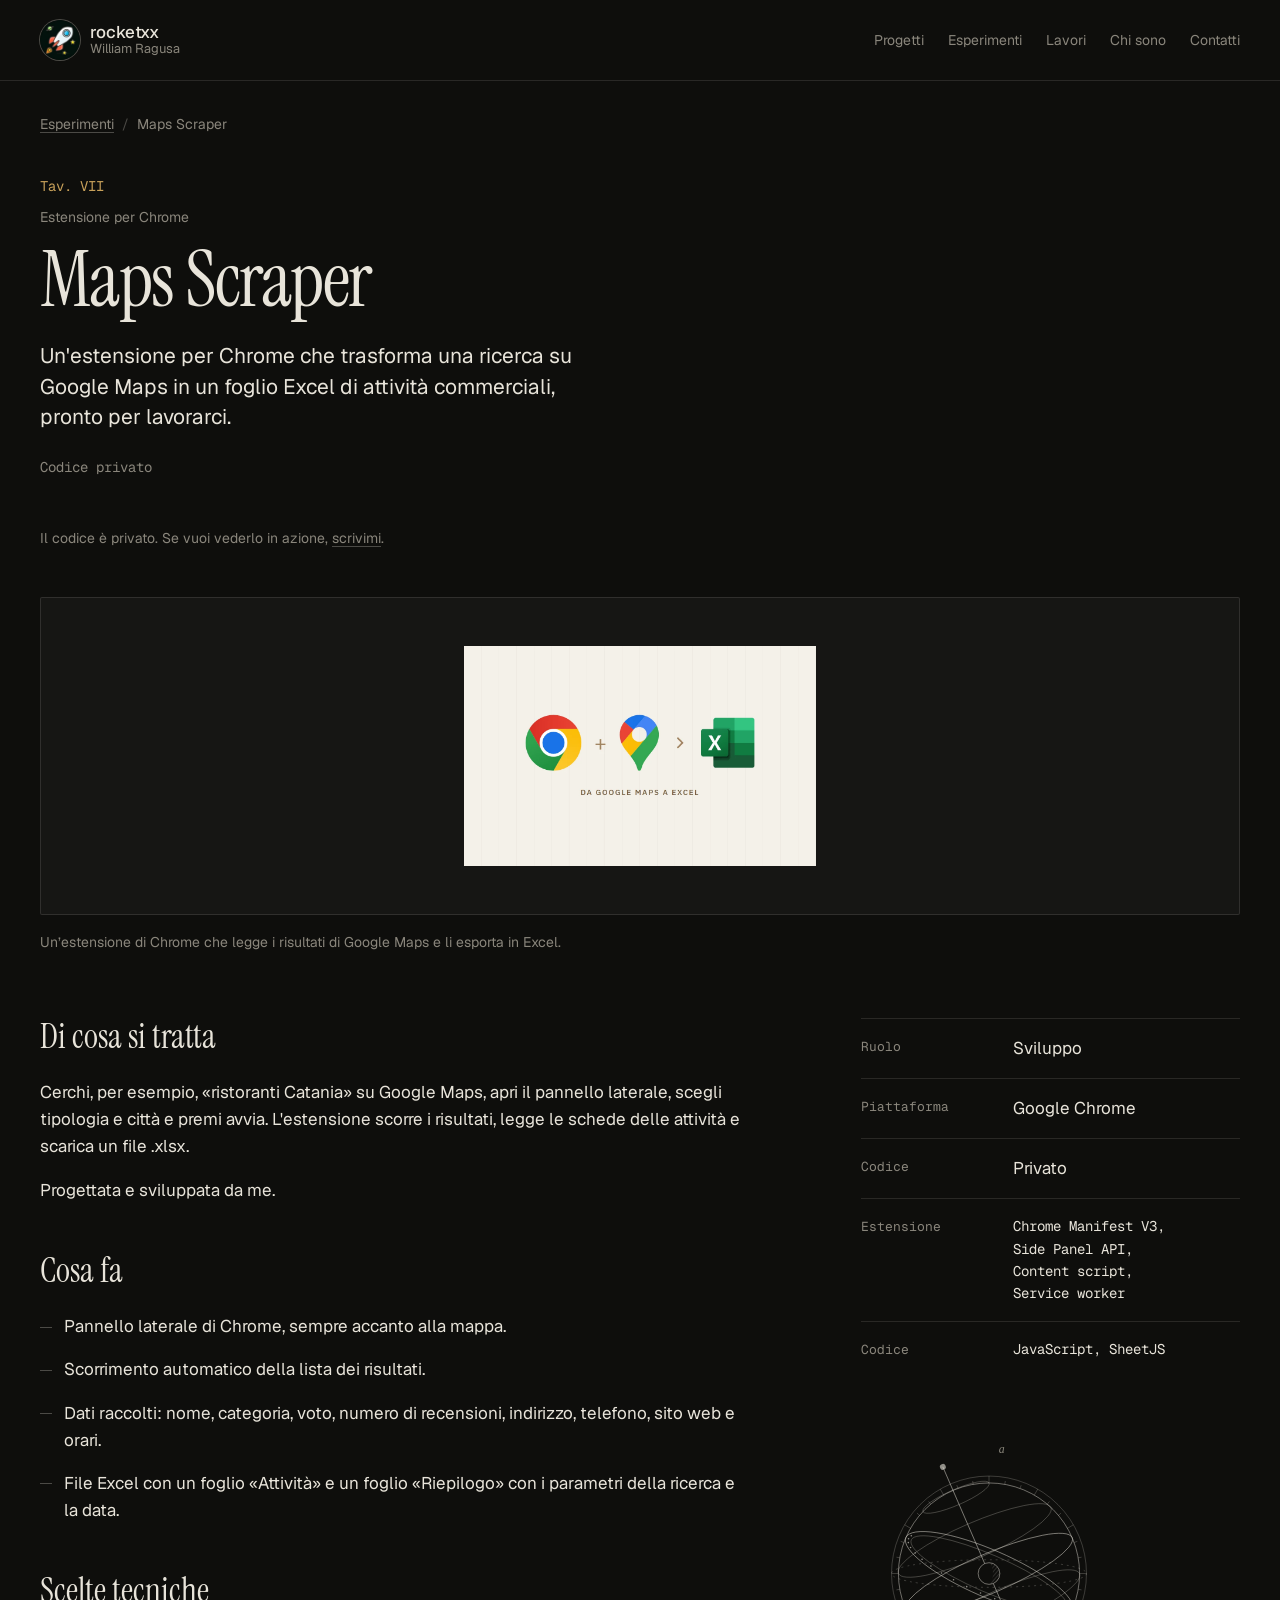
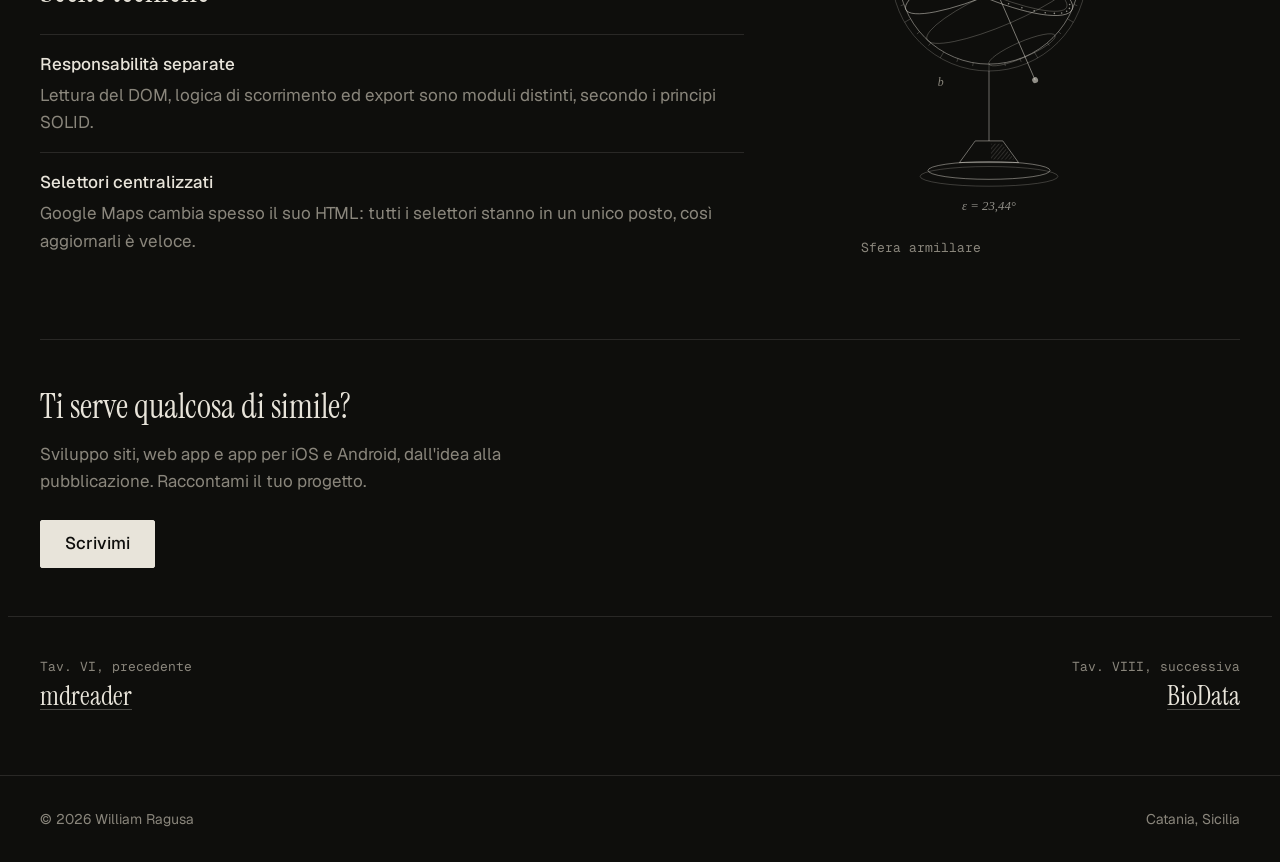
<file: progetti/maps-scraper.html>
<!doctype html>
<html lang="it">
  <head>
    <meta charset="utf-8" />
    <meta name="viewport" content="width=device-width, initial-scale=1" />
    <title>Maps Scraper · Estensione per Chrome · William Ragusa</title>
    <meta name="description" content="Un'estensione per Chrome che trasforma una ricerca su Google Maps in un foglio Excel di attività commerciali, pronto per lavorarci." />
    <meta name="author" content="William Ragusa" />
    <meta name="theme-color" content="#0E0E0C" />
    <link href="https://rocketxx.github.io/progetti/maps-scraper.html" rel="canonical"/>
    <meta content="website" property="og:type"/>
    <meta content="https://rocketxx.github.io/progetti/maps-scraper.html" property="og:url"/>
    <meta content="William Ragusa" property="og:site_name"/>
    <meta content="it_IT" property="og:locale"/>
    <meta content="Maps Scraper · Estensione per Chrome · William Ragusa" property="og:title"/>
    <meta content="Un'estensione per Chrome che trasforma una ricerca su Google Maps in un foglio Excel di attività commerciali, pronto per lavorarci." property="og:description"/>
    <meta content="https://rocketxx.github.io/og-image.png" property="og:image"/>
    <meta content="summary_large_image" name="twitter:card"/>
    <link rel="icon" href="../favicon.svg" type="image/svg+xml" />
    <link rel="icon" href="../favicon.ico" sizes="32x32" />
    <link rel="apple-touch-icon" href="../assets/img/apple-touch-icon.png" />
    <link rel="preload" href="../assets/fonts/instrument-serif-latin.woff2" as="font" type="font/woff2" crossorigin />
    <link rel="stylesheet" href="../assets/css/style.css" />
    <script type="application/ld+json">
      {
        "@context": "https://schema.org",
        "@type": "SoftwareApplication",
        "name": "Maps Scraper",
        "description": "Un'estensione per Chrome che trasforma una ricerca su Google Maps in un foglio Excel di attività commerciali, pronto per lavorarci.",
        "url": "https://rocketxx.github.io/progetti/maps-scraper.html",
        "author": {
          "@type": "Person",
          "name": "William Ragusa",
          "url": "https://rocketxx.github.io/"
        },
        "inLanguage": "it",
        "applicationCategory": "UtilitiesApplication"
      }
    </script>
  </head>
  <body>
    <a class="skip-link" href="#main">Vai al contenuto</a>
    <header class="site-header">
      <div class="wrap">
        <a class="brand" href="../index.html">
          <img class="brand-avatar" src="../assets/img/avatar.webp" alt="" width="40" height="40" />
          <span class="brand-text"><b>rocketxx</b><span>William Ragusa</span></span>
        </a>
        <nav class="site-nav" aria-label="Sezioni">
          <ul role="list">
            <li><a href="../index.html#progetti">Progetti</a></li>
            <li><a href="../index.html#esperimenti">Esperimenti</a></li>
            <li><a href="../index.html#lavori">Lavori</a></li>
            <li><a href="../index.html#chi-sono">Chi sono</a></li>
            <li><a href="../index.html#contatti">Contatti</a></li>
          </ul>
        </nav>
        <details class="indice">
          <summary>Indice</summary>
          <nav aria-label="Indice">
            <ol role="list">
              <li><a href="../index.html#progetti"><span>Progetti in produzione</span><span class="leader"></span><span class="ref">Tav. II–III</span></a></li>
              <li><a href="../index.html#esperimenti"><span>Esperimenti</span><span class="leader"></span><span class="ref">Tav. IV–IX</span></a></li>
              <li><a href="../index.html#lavori"><span>Lavori</span><span class="leader"></span><span class="ref">Tav. X–XI</span></a></li>
              <li><a href="../index.html#chi-sono"><span>Chi sono</span><span class="leader"></span><span class="ref">percorso</span></a></li>
              <li><a href="../index.html#contatti"><span>Contatti</span><span class="leader"></span><span class="ref">email</span></a></li>
            </ol>
          </nav>
        </details>
      </div>
    </header>

    <main id="main" class="project-page"><div class="equations" aria-hidden="true">
          <math style="top: 7%; --x: 0.62; --d: 0.4s">
            <mi>F</mi><mo>=</mo><mi>G</mi>
            <mfrac>
              <mrow><msub><mi>m</mi><mn>1</mn></msub><msub><mi>m</mi><mn>2</mn></msub></mrow>
              <msup><mi>r</mi><mn>2</mn></msup>
            </mfrac>
          </math>
          <!-- galassia a spirale -->
          <svg class="glyph" style="top: 20%; --x: 0.12; --d: 0.8s" viewBox="0 0 160 160">
            <g class="spin-slow">
              <g transform="rotate(-25 80 80)">
                <ellipse class="faint" cx="80" cy="80" rx="72" ry="44" stroke-dasharray="2 6" />
                <path d="M84.0 80.0L84.2 80.9L83.8 81.8L82.9 82.8L81.3 83.5L79.3 84.0L76.8 84.0L74.3 83.4L71.9 82.3L70.1 80.7L69.3 78.5L69.7 76.1L71.6 73.7L75.1 71.6L80.0 70.1L86.0 69.7L92.5 70.6L98.9 72.9L104.0 76.7L107.1 81.8L107.2 87.8L103.6 94.1L96.0 99.9L84.6 104.3L70.0 106.4L53.4 105.4L36.8 100.7L22.3 92.1L12.4 80.0" />
                <path d="M76.0 80.0L75.8 79.1L76.2 78.2L77.1 77.2L78.7 76.5L80.7 76.0L83.2 76.0L85.7 76.6L88.1 77.7L89.9 79.3L90.7 81.5L90.3 83.9L88.4 86.3L84.9 88.4L80.0 89.9L74.0 90.3L67.5 89.4L61.1 87.1L56.0 83.3L52.9 78.2L52.8 72.2L56.4 65.9L64.0 60.1L75.4 55.7L90.0 53.6L106.6 54.6L123.2 59.3L137.7 67.9L147.6 80.0" />
                <circle class="dot" cx="80" cy="80" r="3" />
                <circle class="faint" cx="80" cy="80" r="9" />
                <circle class="dot" cx="104" cy="96" r="1.4" />
                <circle class="dot" cx="58" cy="62" r="1.2" />
                <circle class="dot" cx="122" cy="62" r="1.4" />
                <circle class="dot" cx="34" cy="96" r="1.2" />
                <circle class="dot" cx="96" cy="58" r="1" />
              </g>
            </g>
          </svg>
          <math style="top: 44%; --x: 0.78; --d: 1.2s">
            <msup><mo>∇</mo><mn>2</mn></msup><mi>φ</mi><mo>=</mo><mn>0</mn>
          </math>
          <!-- sfera con assi cartesiani -->
          <svg class="glyph" style="top: 55%; --x: 0.3; --d: 1.6s" viewBox="0 0 150 150">
            <circle cx="75" cy="80" r="45" />
            <ellipse class="faint" cx="75" cy="80" rx="45" ry="13" />
            <ellipse class="faint" cx="75" cy="80" rx="16" ry="45" />
            <path d="M75 80V16M71 23l4-7 4 7M75 80L28 122M30 114l-2 8 8-3M75 80l66 14M133 89l8 5-9 3" />
            <circle class="dot" cx="75" cy="80" r="2.5" />
            <text x="82" y="20">z</text>
            <text x="18" y="134">x</text>
            <text x="138" y="110">y</text>
          </svg>
          
          <!-- sistema solare: orbite concentriche -->
          <svg class="glyph" style="top: 80%; --x: 0.66; --d: 2.4s" viewBox="0 0 150 150">
            <circle class="dot" cx="75" cy="75" r="4" />
            <circle class="faint" cx="75" cy="75" r="22" />
            <circle cx="75" cy="75" r="40" stroke-dasharray="3 5" />
            <circle class="faint" cx="75" cy="75" r="60" />
            <circle class="dot" cx="97" cy="75" r="2" />
            <circle class="dot" cx="47" cy="47" r="2.5" />
            <circle class="dot" cx="117" cy="117" r="3" />
          </svg>
        </div><div class="equations right" aria-hidden="true">
          <math style="top: 5%; --x: 0.18; --d: 0.6s">
            <msup><mi>T</mi><mn>2</mn></msup><mo>=</mo>
            <mfrac>
              <mrow><mn>4</mn><msup><mi>π</mi><mn>2</mn></msup></mrow>
              <mrow><mi>G</mi><mi>M</mi></mrow>
            </mfrac>
            <msup><mi>a</mi><mn>3</mn></msup>
          </math>
          <!-- orbita di Keplero: ellisse, fuochi, raggio vettore -->
          <svg class="glyph" style="top: 22%; --x: 0.7; --d: 1s" viewBox="0 0 170 120">
            <ellipse cx="85" cy="60" rx="70" ry="42" />
            <path class="faint" d="M15 60H155M85 18V102" stroke-dasharray="2 5" />
            <circle class="dot" cx="141" cy="60" r="4" />
            <path class="faint" d="M25 60h8M29 56v8" />
            <path d="M141 60L50 23.6" />
            <circle class="dot" cx="50" cy="23.6" r="3.5" />
            <text x="88" y="56">a</text>
            <text x="90" y="34">r</text>
            <text x="22" y="76">F₁</text>
            <text x="134" y="78">F₂</text>
          </svg>
          
          
          <math style="top: 52%; --x: 0.25; --d: 2.2s">
            <msup><mi>v</mi><mn>2</mn></msup><mo>=</mo><mi>G</mi><mi>M</mi>
            <mrow>
              <mo>(</mo>
              <mfrac><mn>2</mn><mi>r</mi></mfrac><mo>−</mo><mfrac><mn>1</mn><mi>a</mi></mfrac>
              <mo>)</mo>
            </mrow>
          </math>
          <!-- spirale aurea nei rettangoli -->
          <svg class="glyph" style="top: 74%; --x: 0.82; --d: 2.6s" viewBox="-2 -2 166 116">
            <path class="faint" d="M0 0H161.8V100H0ZM100 0V100M100 61.8H161.8M123.6 61.8V100M100 76.4H123.6M114.6 61.8V76.4" />
            <path d="M0 100A100 100 0 0 1 100 0A61.8 61.8 0 0 1 161.8 61.8A38.2 38.2 0 0 1 123.6 100A23.6 23.6 0 0 1 100 76.4A14.6 14.6 0 0 1 114.6 61.8" />
            <text x="2" y="113">φ = 1.618…</text>
          </svg>
        </div>
<div class="wrap">
<nav aria-label="Percorso" class="crumbs">
<ol role="list">
<li><a href="../index.html#esperimenti">Esperimenti</a></li>
<li aria-current="page">Maps Scraper</li>
</ol>
</nav>
<header class="project-hero"><p class="tav-label">Tav. VII</p>
<p class="eyebrow">Estensione per Chrome</p>
<h1>Maps Scraper</h1>
<p class="project-lead">Un'estensione per Chrome che trasforma una ricerca su Google Maps in un foglio Excel di attività commerciali, pronto per lavorarci.</p>
<p class="badges"><span class="badge badge-private">Codice privato</span></p>
<div class="project-actions"><p class="private-note">Il codice è privato. Se vuoi vederlo in azione, <a href="../index.html#contatti">scrivimi</a>.</p></div>
</header>
<div class="media">
<figure>
<div class="shot shot-logo"><img alt="Loghi di Google Chrome e Google Maps con una freccia verso il logo di Excel: dalla ricerca su Maps al file Excel." height="750" loading="eager" src="../assets/img/progetti/maps-scraper/cover.webp" width="1200"/></div>
<figcaption>Un’estensione di Chrome che legge i risultati di Google Maps e li esporta in Excel.</figcaption>
</figure>
</div>
<div class="project-body">
<div><svg class="fregio-band" viewBox="0 0 360 96" aria-hidden="true" focusable="false"><defs><pattern id="hatch-pl" width="3" height="3" patternUnits="userSpaceOnUse" patternTransform="rotate(35)"><line class="hatch" x1="0" y1="0" x2="0" y2="3" /></pattern></defs><path class="faint" d="M0 80Q180 96 360 72" stroke-dasharray="2 5" /><circle class="dot" cx="14" cy="18" r="0.8" /><circle class="dot" cx="70" cy="12" r="1" /><circle class="dot" cx="176" cy="88" r="0.8" /><circle class="dot" cx="196" cy="14" r="0.9" /><circle class="dot" cx="300" cy="86" r="0.8" /><circle class="dot" cx="348" cy="20" r="1" /><circle class="dot" cx="88" cy="84" r="0.7" /><circle class="dot" cx="214" cy="30" r="0.6" /><circle class="body" cx="38" cy="58" r="10" /><circle class="faint" cx="34" cy="54" r="2" /><circle class="faint" cx="40" cy="62" r="1.4" /><circle class="faint" cx="35" cy="63" r="1" /><circle class="faint" cx="42" cy="53" r="1" /><path fill="url(#hatch-pl)" stroke="none" d="M38 48 A10 10 0 0 1 38 68 A1 10 0 0 0 38 48 Z" /><clipPath id="cj"><circle cx="120" cy="46" r="27" /></clipPath><circle class="body" cx="120" cy="46" r="27" /><g clip-path="url(#cj)"><path class="faint" d="M93 29Q120 31 147 29" /><path class="faint" d="M93 35Q120 37 147 35" /><path class="faint" d="M93 41Q120 43 147 41" /><path class="faint" d="M93 48Q120 50 147 48" /><path class="faint" d="M93 54Q120 56 147 54" /><path class="faint" d="M93 61Q120 63 147 61" /><path class="faint" d="M93 67Q120 69 147 67" /><ellipse cx="126" cy="57" rx="6" ry="3.4" /></g><path fill="url(#hatch-pl)" stroke="none" d="M120 19 A27 27 0 0 1 120 73 A10.8 27 0 0 0 120 19 Z" /><g transform="rotate(-16 252 46)"><ellipse class="faint" cx="252" cy="46" rx="46" ry="11" /><ellipse cx="252" cy="46" rx="38" ry="8.5" /></g><clipPath id="cs"><circle cx="252" cy="46" r="19" /></clipPath><circle class="body" cx="252" cy="46" r="19" /><g clip-path="url(#cs)"><path class="faint" d="M233 35H271" /><path class="faint" d="M233 41H271" /><path class="faint" d="M233 49H271" /><path class="faint" d="M233 56H271" /></g><path fill="url(#hatch-pl)" stroke="none" d="M252 27 A19 19 0 0 1 252 65 A7.6 19 0 0 0 252 27 Z" /><g transform="rotate(-16 252 46)"><path d="M214 46A38 8.5 0 0 0 290 46" /><path class="faint" d="M206 46A46 11 0 0 0 298 46" /></g><circle class="body" cx="330" cy="42" r="6.5" /><path fill="url(#hatch-pl)" stroke="none" d="M330 35.5 A6.5 6.5 0 0 1 330 48.5 A0 6.5 0 0 1 330 35.5 Z" /></svg>
<section aria-labelledby="h-what"><h2 id="h-what">Di cosa si tratta</h2><div class="prose"><p>Cerchi, per esempio, «ristoranti Catania» su Google Maps, apri il pannello laterale, scegli tipologia e città e premi avvia. L'estensione scorre i risultati, legge le schede delle attività e scarica un file .xlsx.</p><p>Progettata e sviluppata da me.</p></div></section>
<section aria-labelledby="h-feat"><h2 id="h-feat">Cosa fa</h2><ul class="features" role="list"><li>Pannello laterale di Chrome, sempre accanto alla mappa.</li><li>Scorrimento automatico della lista dei risultati.</li><li>Dati raccolti: nome, categoria, voto, numero di recensioni, indirizzo, telefono, sito web e orari.</li><li>File Excel con un foglio «Attività» e un foglio «Riepilogo» con i parametri della ricerca e la data.</li></ul></section>
<section aria-labelledby="h-choices"><h2 id="h-choices">Scelte tecniche</h2><ul class="choices" role="list"><li><b>Responsabilità separate</b><span>Lettura del DOM, logica di scorrimento ed export sono moduli distinti, secondo i principi SOLID.</span></li><li><b>Selettori centralizzati</b><span>Google Maps cambia spesso il suo HTML: tutti i selettori stanno in un unico posto, così aggiornarli è veloce.</span></li></ul></section>
</div>
<aside aria-label="Scheda del progetto" class="facts">
<dl>
<div><dt>Ruolo</dt><dd>Sviluppo</dd></div><div><dt>Piattaforma</dt><dd>Google Chrome</dd></div><div><dt>Codice</dt><dd>Privato</dd></div>
<div><dt>Estensione</dt><dd><ul class="stack-tags" role="list"><li>Chrome Manifest V3</li><li>Side Panel API</li><li>Content script</li><li>Service worker</li></ul></dd></div><div><dt>Codice</dt><dd><ul class="stack-tags" role="list"><li>JavaScript</li><li>SheetJS</li></ul></dd></div>
</dl>
<figure class="study" aria-hidden="true"><svg class="study-svg" viewBox="0 0 260 420" focusable="false"><defs><pattern id="h-arm" width="3" height="3" patternUnits="userSpaceOnUse" patternTransform="rotate(40)"><line class="hatch" x1="0" y1="0" x2="0" y2="3" /></pattern></defs><circle cx="130" cy="160" r="92" /><circle class="faint" cx="130" cy="160" r="99" /><path class="faint" d="M222 160L229 160" /><path class="faint" d="M220.6 176L224 176.6" /><path class="faint" d="M216.5 191.5L219.7 192.7" /><path class="faint" d="M209.7 206L215.7 209.5" /><path class="faint" d="M200.5 219.1L203.2 221.4" /><path class="faint" d="M189.1 230.5L191.4 233.2" /><path class="faint" d="M176 239.7L179.5 245.7" /><path class="faint" d="M161.5 246.5L162.7 249.7" /><path class="faint" d="M146 250.6L146.6 254" /><path class="faint" d="M130 252L130 259" /><path class="faint" d="M114 250.6L113.4 254" /><path class="faint" d="M98.5 246.5L97.3 249.7" /><path class="faint" d="M84 239.7L80.5 245.7" /><path class="faint" d="M70.9 230.5L68.6 233.2" /><path class="faint" d="M59.5 219.1L56.8 221.4" /><path class="faint" d="M50.3 206L44.3 209.5" /><path class="faint" d="M43.5 191.5L40.3 192.7" /><path class="faint" d="M39.4 176L36 176.6" /><path class="faint" d="M38 160L31 160" /><path class="faint" d="M39.4 144L36 143.4" /><path class="faint" d="M43.5 128.5L40.3 127.3" /><path class="faint" d="M50.3 114L44.3 110.5" /><path class="faint" d="M59.5 100.9L56.8 98.6" /><path class="faint" d="M70.9 89.5L68.6 86.8" /><path class="faint" d="M84 80.3L80.5 74.3" /><path class="faint" d="M98.5 73.5L97.3 70.3" /><path class="faint" d="M114 69.4L113.4 66" /><path class="faint" d="M130 68L130 61" /><path class="faint" d="M146 69.4L146.6 66" /><path class="faint" d="M161.5 73.5L162.7 70.3" /><path class="faint" d="M176 80.3L179.5 74.3" /><path class="faint" d="M189.1 89.5L191.4 86.8" /><path class="faint" d="M200.5 100.9L203.2 98.6" /><path class="faint" d="M209.7 114L215.7 110.5" /><path class="faint" d="M216.5 128.5L219.7 127.3" /><path class="faint" d="M220.6 144L224 143.4" /><g transform="rotate(-23.4 130 160)"><path d="M130 42V278" /><ellipse cx="130" cy="160" rx="92" ry="20" /><ellipse class="faint" cx="130" cy="123.4" rx="84.4" ry="18" /><ellipse class="faint" cx="130" cy="196.6" rx="84.4" ry="18" /><ellipse class="faint" cx="130" cy="75.6" rx="36.6" ry="8" /><ellipse class="faint" cx="130" cy="244.4" rx="36.6" ry="8" /><circle class="dot" cx="130" cy="42" r="3" /><circle class="dot" cx="130" cy="278" r="3" /></g><ellipse cx="130" cy="160" rx="92" ry="24" transform="rotate(23.4 130 160)" /><ellipse class="faint" cx="130" cy="160" rx="86" ry="19" transform="rotate(23.4 130 160)" /><circle class="dot" cx="211.7" cy="195.4" r="0.8" /><circle class="dot" cx="208.9" cy="198.3" r="0.8" /><circle class="dot" cx="203.8" cy="200" r="0.8" /><circle class="dot" cx="196.4" cy="200.5" r="0.8" /><circle class="dot" cx="187.1" cy="199.8" r="0.8" /><circle class="dot" cx="175.9" cy="197.9" r="0.8" /><circle class="dot" cx="163.4" cy="194.8" r="0.8" /><circle class="dot" cx="149.9" cy="190.6" r="0.8" /><circle class="dot" cx="135.8" cy="185.6" r="0.8" /><circle class="dot" cx="121.4" cy="179.7" r="0.8" /><circle class="dot" cx="107.4" cy="173.3" r="0.8" /><circle class="dot" cx="94" cy="166.4" r="0.8" /><circle class="dot" cx="81.8" cy="159.4" r="0.8" /><circle class="dot" cx="71" cy="152.4" r="0.8" /><circle class="dot" cx="62" cy="145.6" r="0.8" /><circle class="dot" cx="55" cy="139.2" r="0.8" /><circle class="dot" cx="50.3" cy="133.5" r="0.8" /><circle class="dot" cx="48.1" cy="128.6" r="0.8" /><circle class="dot" cx="48.3" cy="124.6" r="0.8" /><circle class="dot" cx="51.1" cy="121.7" r="0.8" /><circle class="dot" cx="211.9" cy="191.4" r="0.8" /><ellipse class="faint" cx="130" cy="160" rx="99" ry="14" stroke-dasharray="2 4" /><circle class="body" cx="130" cy="160" r="11" /><path fill="url(#h-arm)" stroke="none" d="M130 149A11 11 0 0 1 130 171A4 11 0 0 0 130 149Z" /><path d="M130 259V330" /><path d="M116 330H144L160 352H100Z" /><path fill="url(#h-arm)" stroke="none" d="M132 333H143L156 349H132Z" /><ellipse cx="130" cy="360" rx="62" ry="9" /><ellipse class="faint" cx="130" cy="366" rx="70" ry="10" /><text x="140" y="38" text-anchor="start">a</text><text x="78" y="274" text-anchor="start">b</text><text class="formula" x="130" y="400" text-anchor="middle">ε = 23,44°</text></svg><figcaption>Sfera armillare</figcaption></figure></aside>
</div>
<section aria-labelledby="h-cta" class="cta-band">
<h2 id="h-cta">Ti serve qualcosa di simile?</h2>
<p>Sviluppo siti, web app e app per iOS e Android, dall'idea alla pubblicazione. Raccontami il tuo progetto.</p>
<a class="btn btn-primary" href="../index.html#contatti">Scrivimi</a>
</section>
</div>
<nav aria-label="Altre tavole" class="pager wrap"><a class="prev" href="mdreader.html" rel="prev"><span class="pager-label">Tav. VI, precedente</span><b>mdreader</b></a><a class="next" href="biodata.html" rel="next"><span class="pager-label">Tav. VIII, successiva</span><b>BioData</b></a></nav>
</main>

    <footer class="site-footer">
      <div class="wrap">
        <p>© 2026 William Ragusa</p>
        <p>Catania, Sicilia</p>
      </div>
    </footer>
  </body>
</html>
</file>
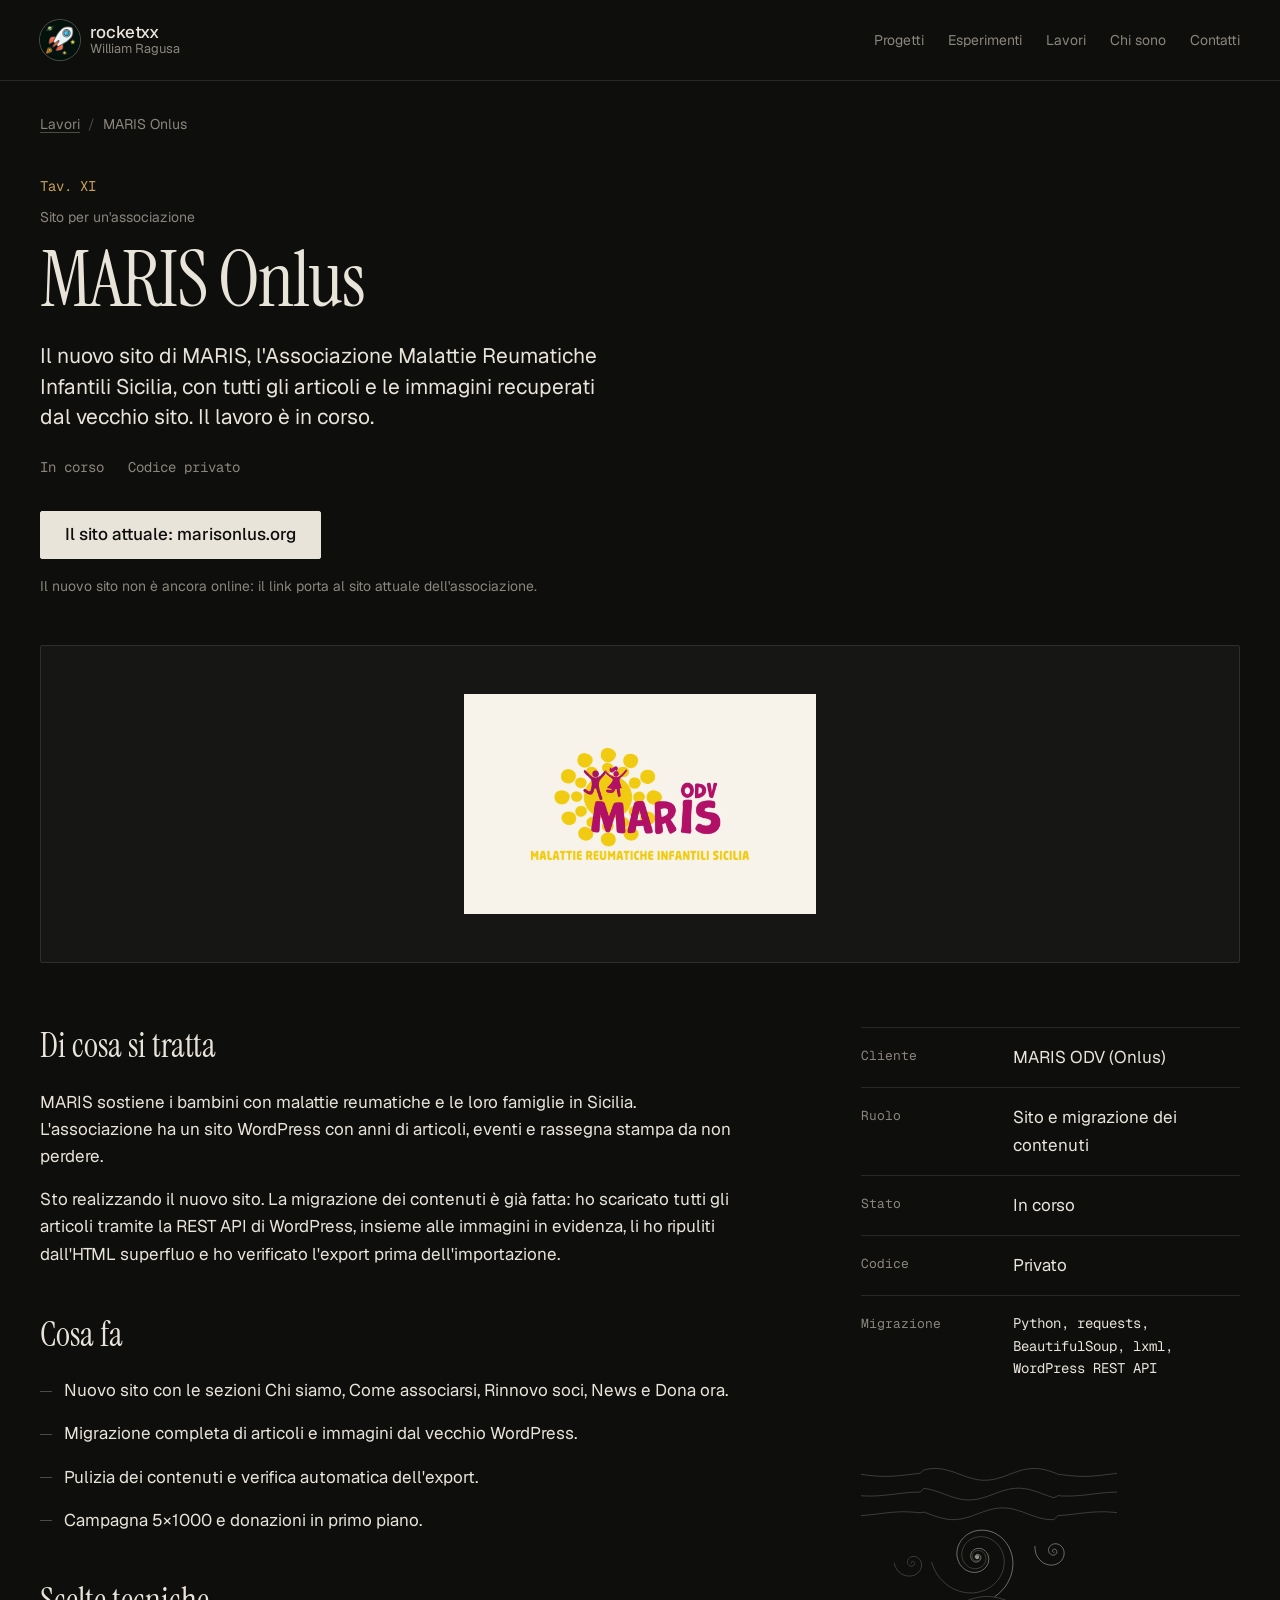
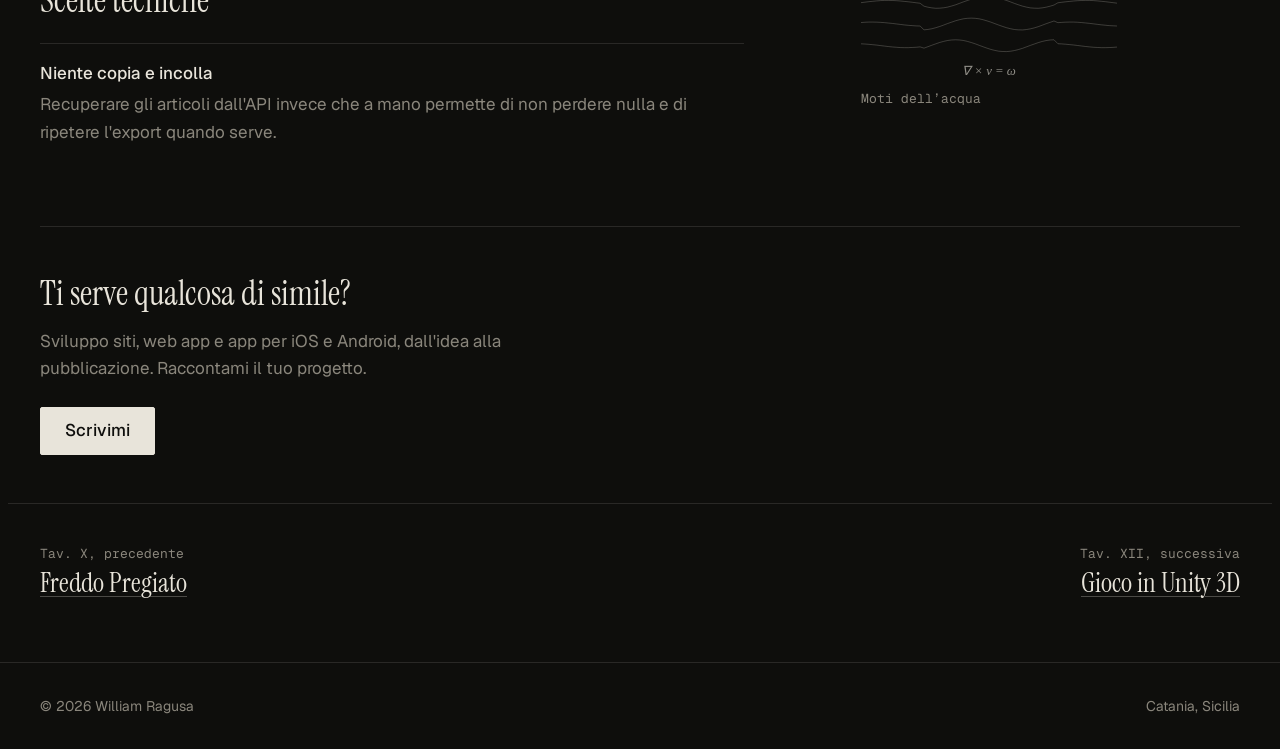
<file: progetti/maris-onlus.html>
<!doctype html>
<html lang="it">
  <head>
    <meta charset="utf-8" />
    <meta name="viewport" content="width=device-width, initial-scale=1" />
    <title>MARIS Onlus · Sito per un'associazione · William Ragusa</title>
    <meta name="description" content="Il nuovo sito di MARIS, l'Associazione Malattie Reumatiche Infantili Sicilia, con tutti gli articoli e le immagini recuperati dal vecchio sito. Il lavoro è in corso." />
    <meta name="author" content="William Ragusa" />
    <meta name="theme-color" content="#0E0E0C" />
    <link href="https://rocketxx.github.io/progetti/maris-onlus.html" rel="canonical"/>
    <meta content="website" property="og:type"/>
    <meta content="https://rocketxx.github.io/progetti/maris-onlus.html" property="og:url"/>
    <meta content="William Ragusa" property="og:site_name"/>
    <meta content="it_IT" property="og:locale"/>
    <meta content="MARIS Onlus · Sito per un&amp;#x27;associazione · William Ragusa" property="og:title"/>
    <meta content="Il nuovo sito di MARIS, l'Associazione Malattie Reumatiche Infantili Sicilia, con tutti gli articoli e le immagini recuperati dal vecchio sito. Il lavoro è in corso." property="og:description"/>
    <meta content="https://rocketxx.github.io/og-image.png" property="og:image"/>
    <meta content="summary_large_image" name="twitter:card"/>
    <link rel="icon" href="../favicon.svg" type="image/svg+xml" />
    <link rel="icon" href="../favicon.ico" sizes="32x32" />
    <link rel="apple-touch-icon" href="../assets/img/apple-touch-icon.png" />
    <link rel="preload" href="../assets/fonts/instrument-serif-latin.woff2" as="font" type="font/woff2" crossorigin />
    <link rel="stylesheet" href="../assets/css/style.css" />
    <script type="application/ld+json">
      {
        "@context": "https://schema.org",
        "@type": "CreativeWork",
        "name": "MARIS Onlus",
        "description": "Il nuovo sito di MARIS, l'Associazione Malattie Reumatiche Infantili Sicilia, con tutti gli articoli e le immagini recuperati dal vecchio sito. Il lavoro è in corso.",
        "url": "https://rocketxx.github.io/progetti/maris-onlus.html",
        "author": {
          "@type": "Person",
          "name": "William Ragusa",
          "url": "https://rocketxx.github.io/"
        },
        "inLanguage": "it"
      }
    </script>
  </head>
  <body>
    <a class="skip-link" href="#main">Vai al contenuto</a>
    <header class="site-header">
      <div class="wrap">
        <a class="brand" href="../index.html">
          <img class="brand-avatar" src="../assets/img/avatar.webp" alt="" width="40" height="40" />
          <span class="brand-text"><b>rocketxx</b><span>William Ragusa</span></span>
        </a>
        <nav class="site-nav" aria-label="Sezioni">
          <ul role="list">
            <li><a href="../index.html#progetti">Progetti</a></li>
            <li><a href="../index.html#esperimenti">Esperimenti</a></li>
            <li><a href="../index.html#lavori">Lavori</a></li>
            <li><a href="../index.html#chi-sono">Chi sono</a></li>
            <li><a href="../index.html#contatti">Contatti</a></li>
          </ul>
        </nav>
        <details class="indice">
          <summary>Indice</summary>
          <nav aria-label="Indice">
            <ol role="list">
              <li><a href="../index.html#progetti"><span>Progetti in produzione</span><span class="leader"></span><span class="ref">Tav. II–III</span></a></li>
              <li><a href="../index.html#esperimenti"><span>Esperimenti</span><span class="leader"></span><span class="ref">Tav. IV–IX</span></a></li>
              <li><a href="../index.html#lavori"><span>Lavori</span><span class="leader"></span><span class="ref">Tav. X–XI</span></a></li>
              <li><a href="../index.html#chi-sono"><span>Chi sono</span><span class="leader"></span><span class="ref">percorso</span></a></li>
              <li><a href="../index.html#contatti"><span>Contatti</span><span class="leader"></span><span class="ref">email</span></a></li>
            </ol>
          </nav>
        </details>
      </div>
    </header>

    <main id="main" class="project-page"><div class="equations" aria-hidden="true">
          <math style="top: 7%; --x: 0.62; --d: 0.4s">
            <mi>F</mi><mo>=</mo><mi>G</mi>
            <mfrac>
              <mrow><msub><mi>m</mi><mn>1</mn></msub><msub><mi>m</mi><mn>2</mn></msub></mrow>
              <msup><mi>r</mi><mn>2</mn></msup>
            </mfrac>
          </math>
          <!-- galassia a spirale -->
          <svg class="glyph" style="top: 20%; --x: 0.12; --d: 0.8s" viewBox="0 0 160 160">
            <g class="spin-slow">
              <g transform="rotate(-25 80 80)">
                <ellipse class="faint" cx="80" cy="80" rx="72" ry="44" stroke-dasharray="2 6" />
                <path d="M84.0 80.0L84.2 80.9L83.8 81.8L82.9 82.8L81.3 83.5L79.3 84.0L76.8 84.0L74.3 83.4L71.9 82.3L70.1 80.7L69.3 78.5L69.7 76.1L71.6 73.7L75.1 71.6L80.0 70.1L86.0 69.7L92.5 70.6L98.9 72.9L104.0 76.7L107.1 81.8L107.2 87.8L103.6 94.1L96.0 99.9L84.6 104.3L70.0 106.4L53.4 105.4L36.8 100.7L22.3 92.1L12.4 80.0" />
                <path d="M76.0 80.0L75.8 79.1L76.2 78.2L77.1 77.2L78.7 76.5L80.7 76.0L83.2 76.0L85.7 76.6L88.1 77.7L89.9 79.3L90.7 81.5L90.3 83.9L88.4 86.3L84.9 88.4L80.0 89.9L74.0 90.3L67.5 89.4L61.1 87.1L56.0 83.3L52.9 78.2L52.8 72.2L56.4 65.9L64.0 60.1L75.4 55.7L90.0 53.6L106.6 54.6L123.2 59.3L137.7 67.9L147.6 80.0" />
                <circle class="dot" cx="80" cy="80" r="3" />
                <circle class="faint" cx="80" cy="80" r="9" />
                <circle class="dot" cx="104" cy="96" r="1.4" />
                <circle class="dot" cx="58" cy="62" r="1.2" />
                <circle class="dot" cx="122" cy="62" r="1.4" />
                <circle class="dot" cx="34" cy="96" r="1.2" />
                <circle class="dot" cx="96" cy="58" r="1" />
              </g>
            </g>
          </svg>
          <math style="top: 44%; --x: 0.78; --d: 1.2s">
            <msup><mo>∇</mo><mn>2</mn></msup><mi>φ</mi><mo>=</mo><mn>0</mn>
          </math>
          <!-- sfera con assi cartesiani -->
          <svg class="glyph" style="top: 55%; --x: 0.3; --d: 1.6s" viewBox="0 0 150 150">
            <circle cx="75" cy="80" r="45" />
            <ellipse class="faint" cx="75" cy="80" rx="45" ry="13" />
            <ellipse class="faint" cx="75" cy="80" rx="16" ry="45" />
            <path d="M75 80V16M71 23l4-7 4 7M75 80L28 122M30 114l-2 8 8-3M75 80l66 14M133 89l8 5-9 3" />
            <circle class="dot" cx="75" cy="80" r="2.5" />
            <text x="82" y="20">z</text>
            <text x="18" y="134">x</text>
            <text x="138" y="110">y</text>
          </svg>
          
          <!-- sistema solare: orbite concentriche -->
          <svg class="glyph" style="top: 80%; --x: 0.66; --d: 2.4s" viewBox="0 0 150 150">
            <circle class="dot" cx="75" cy="75" r="4" />
            <circle class="faint" cx="75" cy="75" r="22" />
            <circle cx="75" cy="75" r="40" stroke-dasharray="3 5" />
            <circle class="faint" cx="75" cy="75" r="60" />
            <circle class="dot" cx="97" cy="75" r="2" />
            <circle class="dot" cx="47" cy="47" r="2.5" />
            <circle class="dot" cx="117" cy="117" r="3" />
          </svg>
        </div><div class="equations right" aria-hidden="true">
          <math style="top: 5%; --x: 0.18; --d: 0.6s">
            <msup><mi>T</mi><mn>2</mn></msup><mo>=</mo>
            <mfrac>
              <mrow><mn>4</mn><msup><mi>π</mi><mn>2</mn></msup></mrow>
              <mrow><mi>G</mi><mi>M</mi></mrow>
            </mfrac>
            <msup><mi>a</mi><mn>3</mn></msup>
          </math>
          <!-- orbita di Keplero: ellisse, fuochi, raggio vettore -->
          <svg class="glyph" style="top: 22%; --x: 0.7; --d: 1s" viewBox="0 0 170 120">
            <ellipse cx="85" cy="60" rx="70" ry="42" />
            <path class="faint" d="M15 60H155M85 18V102" stroke-dasharray="2 5" />
            <circle class="dot" cx="141" cy="60" r="4" />
            <path class="faint" d="M25 60h8M29 56v8" />
            <path d="M141 60L50 23.6" />
            <circle class="dot" cx="50" cy="23.6" r="3.5" />
            <text x="88" y="56">a</text>
            <text x="90" y="34">r</text>
            <text x="22" y="76">F₁</text>
            <text x="134" y="78">F₂</text>
          </svg>
          
          
          <math style="top: 52%; --x: 0.25; --d: 2.2s">
            <msup><mi>v</mi><mn>2</mn></msup><mo>=</mo><mi>G</mi><mi>M</mi>
            <mrow>
              <mo>(</mo>
              <mfrac><mn>2</mn><mi>r</mi></mfrac><mo>−</mo><mfrac><mn>1</mn><mi>a</mi></mfrac>
              <mo>)</mo>
            </mrow>
          </math>
          <!-- spirale aurea nei rettangoli -->
          <svg class="glyph" style="top: 74%; --x: 0.82; --d: 2.6s" viewBox="-2 -2 166 116">
            <path class="faint" d="M0 0H161.8V100H0ZM100 0V100M100 61.8H161.8M123.6 61.8V100M100 76.4H123.6M114.6 61.8V76.4" />
            <path d="M0 100A100 100 0 0 1 100 0A61.8 61.8 0 0 1 161.8 61.8A38.2 38.2 0 0 1 123.6 100A23.6 23.6 0 0 1 100 76.4A14.6 14.6 0 0 1 114.6 61.8" />
            <text x="2" y="113">φ = 1.618…</text>
          </svg>
        </div>
<div class="wrap">
<nav aria-label="Percorso" class="crumbs">
<ol role="list">
<li><a href="../index.html#lavori">Lavori</a></li>
<li aria-current="page">MARIS Onlus</li>
</ol>
</nav>
<header class="project-hero"><p class="tav-label">Tav. XI</p>
<p class="eyebrow">Sito per un'associazione</p>
<h1>MARIS Onlus</h1>
<p class="project-lead">Il nuovo sito di MARIS, l'Associazione Malattie Reumatiche Infantili Sicilia, con tutti gli articoli e le immagini recuperati dal vecchio sito. Il lavoro è in corso.</p>
<p class="badges"><span class="badge badge-wip">In corso</span><span class="badge badge-private">Codice privato</span></p>
<div class="project-actions"><a class="btn btn-primary" href="https://www.marisonlus.org/">Il sito attuale: marisonlus.org</a></div>
<p class="private-note">Il nuovo sito non è ancora online: il link porta al sito attuale dell'associazione.</p>
</header>
<div class="media">
<figure>
<div class="shot shot-logo"><img alt="Logo di MARIS ODV, Malattie Reumatiche Infantili Sicilia: due bambini che saltano su un sole giallo." height="750" loading="eager" src="../assets/img/progetti/maris-onlus/logo.webp" width="1200"/></div>
</figure>
</div>
<div class="project-body">
<div><svg class="fregio-band" viewBox="0 0 360 56" aria-hidden="true" focusable="false"><circle class="dot" cx="8" cy="28" r="4" /><circle class="faint" cx="8" cy="28" r="9" /><path d="M14 28L16 22.5L18 17.5L20 13.6L22 11L24 9.8L26 10.1L28 11.8L30 14.8L32 18.7L34 23.2L36 28L38 32.6L40 36.7L42 40L44 42.2L46 43.2L48 42.9L50 41.5L52 39L54 35.7L56 31.9L58 28L60 24.1L62 20.7L64 18L66 16.2L68 15.4L70 15.6L72 16.8L74 18.9L76 21.6L78 24.7L80 28L82 31.2L84 34.1L86 36.3L88 37.8L90 38.5L92 38.3L94 37.3L96 35.6L98 33.3L100 30.7L102 28L104 25.3L106 22.9L108 21.1L110 19.8L112 19.2L114 19.4L116 20.2L118 21.7L120 23.6L122 25.8L124 28.1L126 30.3L128 32.2L130 33.8L132 34.8L134 35.3L136 35.2L138 34.5L140 33.3L142 31.7L144 29.9L146 27.9L148 26.1L150 24.5L152 23.2L154 22.3L156 21.9L158 22L160 22.6L162 23.6L164 24.9L166 26.5L168 28L170 29.6L172 30.9L174 32L176 32.7L178 33.1L180 33L182 32.5L184 31.6L186 30.5L188 29.3L190 28L192 26.7L194 25.5L196 24.7L198 24.1L200 23.8L202 23.9L204 24.3L206 25L208 25.9L210 26.9L212 28L214 29.1L216 30L218 30.8L220 31.3L222 31.5L224 31.4L226 31.1L228 30.5L230 29.8L232 28.9L234 28L236 27.1L238 26.3L240 25.7L242 25.3L244 25.1L246 25.1L248 25.4L250 25.9L252 26.5L254 27.3L256 28L258 28.8L260 29.4L262 29.9L264 30.3L266 30.4L268 30.4L270 30.1L272 29.7L274 29.2L276 28.6L278 28L280 27.4L282 26.8L284 26.4L286 26.1L288 26L290 26L292 26.2L294 26.6L296 27L298 27.5L300 28L302 28.5L304 29L306 29.3L308 29.6L310 29.7L312 29.6L314 29.5L316 29.2L318 28.8L320 28.4L322 28L324 27.5L326 27.2L328 26.9L330 26.7L332 26.6L334 26.6L336 26.8L338 27L340 27.3L342 27.7L344 28L346 28.4L348 28.7L350 28.9" /><path class="faint" d="M14 28H360" stroke-dasharray="2 5" /></svg>
<section aria-labelledby="h-what"><h2 id="h-what">Di cosa si tratta</h2><div class="prose"><p>MARIS sostiene i bambini con malattie reumatiche e le loro famiglie in Sicilia. L'associazione ha un sito WordPress con anni di articoli, eventi e rassegna stampa da non perdere.</p><p>Sto realizzando il nuovo sito. La migrazione dei contenuti è già fatta: ho scaricato tutti gli articoli tramite la REST API di WordPress, insieme alle immagini in evidenza, li ho ripuliti dall'HTML superfluo e ho verificato l'export prima dell'importazione.</p></div></section>
<section aria-labelledby="h-feat"><h2 id="h-feat">Cosa fa</h2><ul class="features" role="list"><li>Nuovo sito con le sezioni Chi siamo, Come associarsi, Rinnovo soci, News e Dona ora.</li><li>Migrazione completa di articoli e immagini dal vecchio WordPress.</li><li>Pulizia dei contenuti e verifica automatica dell'export.</li><li>Campagna 5×1000 e donazioni in primo piano.</li></ul></section>
<section aria-labelledby="h-choices"><h2 id="h-choices">Scelte tecniche</h2><ul class="choices" role="list"><li><b>Niente copia e incolla</b><span>Recuperare gli articoli dall'API invece che a mano permette di non perdere nulla e di ripetere l'export quando serve.</span></li></ul></section>
</div>
<aside aria-label="Scheda del progetto" class="facts">
<dl>
<div><dt>Cliente</dt><dd>MARIS ODV (Onlus)</dd></div><div><dt>Ruolo</dt><dd>Sito e migrazione dei contenuti</dd></div><div><dt>Stato</dt><dd>In corso</dd></div><div><dt>Codice</dt><dd>Privato</dd></div>
<div><dt>Migrazione</dt><dd><ul class="stack-tags" role="list"><li>Python</li><li>requests</li><li>BeautifulSoup</li><li>lxml</li><li>WordPress REST API</li></ul></dd></div>
</dl>
<figure class="study" aria-hidden="true"><svg class="study-svg" viewBox="0 0 260 250" focusable="false"><defs><pattern id="h-aq" width="3" height="3" patternUnits="userSpaceOnUse" patternTransform="rotate(40)"><line class="hatch" x1="0" y1="0" x2="0" y2="3" /></pattern></defs><path class="faint" d="M0 40L4 40.5L8 41L12 41.4L16 41.7L20 41.9L24 42L28 42L32 41.8L36 41.6L40 41.2L44 40.8L48 40.3L52 39.8L56 39.3L60 38.9L64 35.5L68 34.6L72 34.1L76 34L80 34.2L84 34.8L88 35.8L92 37L96 38.3L100 39.8L104 41.3L108 42.7L112 43.9L116 44.9L120 45.6L124 46L128 45.9L132 45.5L136 44.8L140 43.7L144 42.5L148 41L152 39.5L156 38.1L160 36.7L164 35.6L168 34.7L172 34.2L176 34L180 34.2L184 34.7L188 35.6L192 36.8L196 38.1L200 39.9L204 40.4L208 40.8L212 41.3L216 41.6L220 41.9L224 42L228 42L232 41.9L236 41.6L240 41.3L244 40.9L248 40.4L252 39.9L256 39.4L260 39" /><path class="faint" d="M0 61.7L4 61.9L8 62L12 62L16 61.8L20 61.6L24 61.2L28 60.8L32 60.3L36 59.8L40 59.3L44 58.9L48 58.5L52 58.2L56 58L60 58L64 54.2L68 54.8L72 55.8L76 57L80 58.3L84 59.8L88 61.3L92 62.7L96 63.9L100 64.9L104 65.6L108 66L112 65.9L116 65.5L120 64.8L124 63.7L128 62.5L132 61L136 59.5L140 58.1L144 56.7L148 55.6L152 54.7L156 54.2L160 54L164 54.2L168 54.7L172 55.6L176 56.8L180 58.1L184 59.6L188 61.1L192 62.5L196 63.8L200 61.6L204 61.9L208 62L212 62L216 61.9L220 61.6L224 61.3L228 60.9L232 60.4L236 59.9L240 59.4L244 59L248 58.6L252 58.3L256 58.1L260 58" /><path class="faint" d="M0 81.8L4 81.6L8 81.2L12 80.8L16 80.3L20 79.8L24 79.3L28 78.9L32 78.5L36 78.2L40 78L44 78L48 78.1L52 78.3L56 78.6L60 79L64 78.3L68 79.8L72 81.3L76 82.7L80 83.9L84 84.9L88 85.6L92 86L96 85.9L100 85.5L104 84.8L108 83.7L112 82.5L116 81L120 79.5L124 78.1L128 76.7L132 75.6L136 74.7L140 74.2L144 74L148 74.2L152 74.7L156 75.6L160 76.8L164 78.1L168 79.6L172 81.1L176 82.5L180 83.8L184 84.8L188 85.6L192 85.9L196 86L200 81.9L204 81.6L208 81.3L212 80.9L216 80.4L220 79.9L224 79.4L228 79L232 78.6L236 78.3L240 78.1L244 78L248 78L252 78.2L256 78.5L260 78.9" /><path class="faint" d="M0 170.3L4 169.8L8 169.3L12 168.9L16 168.5L20 168.2L24 168L28 168L32 168.1L36 168.3L40 168.6L44 169L48 169.4L52 169.9L56 170.4L60 170.9L64 173.9L68 174.9L72 175.6L76 176L80 175.9L84 175.5L88 174.8L92 173.7L96 172.5L100 171L104 169.5L108 168.1L112 166.7L116 165.6L120 164.7L124 164.2L128 164L132 164.2L136 164.7L140 165.6L144 166.8L148 168.1L152 169.6L156 171.1L160 172.5L164 173.8L168 174.8L172 175.6L176 175.9L180 176L184 175.6L188 174.9L192 173.9L196 172.7L200 170.4L204 169.9L208 169.4L212 169L216 168.6L220 168.3L224 168.1L228 168L232 168L236 168.2L240 168.5L244 168.9L248 169.3L252 169.8L256 170.3L260 170.8" /><path class="faint" d="M0 190.5L4 190.2L8 190L12 190L16 190.1L20 190.3L24 190.6L28 191L32 191.4L36 191.9L40 192.4L44 192.9L48 193.3L52 193.6L56 193.9L60 194L64 197.9L68 197.5L72 196.8L76 195.7L80 194.5L84 193L88 191.5L92 190.1L96 188.7L100 187.6L104 186.7L108 186.2L112 186L116 186.2L120 186.7L124 187.6L128 188.8L132 190.1L136 191.6L140 193.1L144 194.5L148 195.8L152 196.8L156 197.6L160 197.9L164 198L168 197.6L172 196.9L176 195.9L180 194.7L184 193.2L188 191.7L192 190.3L196 188.9L200 190.6L204 190.3L208 190.1L212 190L216 190L220 190.2L224 190.5L228 190.9L232 191.3L236 191.8L240 192.3L244 192.8L248 193.2L252 193.6L256 193.8L260 194" /><path class="faint" d="M0 212.1L4 212.3L8 212.6L12 213L16 213.4L20 213.9L24 214.4L28 214.9L32 215.3L36 215.6L40 215.9L44 216L48 216L52 215.8L56 215.6L60 215.2L64 216.5L68 215L72 213.5L76 212.1L80 210.7L84 209.6L88 208.7L92 208.2L96 208L100 208.2L104 208.7L108 209.6L112 210.8L116 212.1L120 213.6L124 215.1L128 216.5L132 217.8L136 218.8L140 219.6L144 219.9L148 220L152 219.6L156 218.9L160 217.9L164 216.7L168 215.2L172 213.7L176 212.3L180 210.9L184 209.7L188 208.8L192 208.2L196 208L200 212L204 212.2L208 212.5L212 212.9L216 213.3L220 213.8L224 214.3L228 214.8L232 215.2L236 215.6L240 215.8L244 216L248 216L252 215.9L256 215.7L260 215.4" /><path d="M119.2 124L119.2 124.1L119.2 124.3L119.2 124.4L119.2 124.5L119.1 124.7L119.1 124.8L119 124.9L118.9 125L118.8 125.2L118.7 125.3L118.6 125.3L118.5 125.4L118.3 125.5L118.2 125.6L118 125.6L117.8 125.6L117.7 125.6L117.5 125.6L117.3 125.6L117.1 125.5L117 125.4L116.8 125.4L116.6 125.2L116.5 125.1L116.3 125L116.2 124.8L116.1 124.6L116 124.4L115.9 124.2L115.9 124L115.9 123.8L115.9 123.5L115.9 123.3L115.9 123.1L116 122.8L116.1 122.6L116.2 122.4L116.4 122.2L116.5 122L116.7 121.8L116.9 121.6L117.2 121.5L117.4 121.4L117.7 121.3L118 121.2L118.3 121.2L118.6 121.2L118.9 121.2L119.2 121.2L119.5 121.3L119.8 121.5L120.1 121.6L120.4 121.8L120.7 122L120.9 122.3L121.2 122.6L121.3 122.9L121.5 123.3L121.6 123.6L121.7 124L121.8 124.4L121.8 124.8L121.7 125.2L121.7 125.6L121.5 126L121.4 126.4L121.2 126.8L120.9 127.2L120.6 127.6L120.2 127.9L119.9 128.2L119.4 128.4L119 128.6L118.5 128.8L118 128.9L117.5 129L116.9 129L116.4 129L115.8 128.9L115.3 128.7L114.8 128.5L114.2 128.2L113.7 127.8L113.3 127.4L112.8 127L112.5 126.5L112.1 125.9L111.8 125.3L111.6 124.7L111.5 124L111.4 123.3L111.4 122.6L111.4 121.9L111.6 121.1L111.8 120.4L112.1 119.7L112.4 119L112.9 118.3L113.4 117.7L114 117.2L114.7 116.6L115.5 116.2L116.3 115.8L117.1 115.5L118 115.3L118.9 115.2L119.9 115.2L120.8 115.3L121.8 115.4L122.8 115.7L123.7 116.1L124.6 116.6L125.5 117.2L126.3 118L127.1 118.8L127.8 119.7L128.4 120.6L128.9 121.7L129.2 122.8L129.5 124L129.7 125.2L129.7 126.5L129.6 127.8L129.4 129.1L129 130.3L128.4 131.6L127.8 132.8L127 134L126 135L125 136L123.8 137L122.5 137.7L121.1 138.4L119.6 138.9L118 139.3L116.4 139.5L114.7 139.5L113 139.4L111.3 139.1L109.6 138.5L107.9 137.8L106.3 137L104.8 135.9L103.3 134.6L102 133.2L100.8 131.7L99.8 129.9L98.9 128.1L98.2 126.1L97.7 124L97.4 121.8L97.4 119.6L97.6 117.4L98 115.1L98.7 112.9L99.6 110.7L100.8 108.5L102.2 106.5L103.9 104.6L105.8 102.8L107.8 101.2L110.1 99.8L112.6 98.7L115.2 97.7L118 97.1L120.9 96.7L123.8 96.7L126.8 96.9L129.8 97.5L132.8 98.4L135.7 99.6L138.5 101.2L141.3 103.1L143.8 105.3L146.1 107.8L148.2 110.5L150.1 113.6L151.6 116.9L152.8 120.3L153.7 124L154.2 127.8L154.3 131.7L153.9 135.7L153.2 139.7L152 143.6L150.3 147.5L148.3 151.3L145.8 154.9L142.9 158.2L139.6 161.3L135.9 164.1" /><path class="faint" d="M116.4 124L116.4 123.8L116.4 123.7L116.4 123.5L116.4 123.3L116.5 123.1L116.6 122.9L116.6 122.8L116.8 122.6L116.9 122.5L117 122.3L117.2 122.2L117.4 122.1L117.6 122L117.8 121.9L118 121.9L118.2 121.8L118.5 121.8L118.7 121.9L118.9 121.9L119.2 122L119.4 122.1L119.6 122.2L119.8 122.3L120 122.5L120.2 122.7L120.4 122.9L120.5 123.2L120.7 123.4L120.7 123.7L120.8 124L120.9 124.3L120.9 124.6L120.8 124.9L120.8 125.2L120.7 125.5L120.6 125.9L120.4 126.2L120.2 126.4L120 126.7L119.7 126.9L119.4 127.2L119.1 127.4L118.7 127.5L118.4 127.6L118 127.7L117.6 127.8L117.2 127.8L116.8 127.8L116.4 127.7L115.9 127.6L115.5 127.4L115.1 127.2L114.8 126.9L114.4 126.6L114.1 126.3L113.8 125.9L113.5 125.4L113.3 125L113.2 124.5L113 124L113 123.5L113 122.9L113 122.4L113.1 121.8L113.3 121.3L113.5 120.7L113.8 120.2L114.1 119.7L114.5 119.2L115 118.8L115.5 118.4L116.1 118.1L116.7 117.8L117.3 117.6L118 117.4L118.7 117.3L119.4 117.3L120.2 117.4L120.9 117.5L121.6 117.7L122.3 118L123 118.4L123.7 118.9L124.3 119.4L124.9 120L125.4 120.7L125.8 121.5L126.2 122.3L126.5 123.1L126.7 124L126.8 124.9L126.9 125.9L126.8 126.9L126.6 127.8L126.3 128.8L125.9 129.7L125.4 130.7L124.8 131.5L124.1 132.4L123.3 133.1L122.4 133.8L121.4 134.4L120.3 134.9L119.2 135.3L118 135.6L116.8 135.7L115.5 135.8L114.2 135.7L112.9 135.4L111.6 135L110.4 134.5L109.2 133.8L108 133L106.9 132.1L105.9 131L105 129.8L104.2 128.5L103.5 127.1L103 125.6L102.6 124L102.4 122.4L102.4 120.7L102.5 119L102.9 117.3L103.4 115.6L104.1 113.9L105 112.3L106 110.7L107.3 109.3L108.7 107.9L110.3 106.7L112 105.7L113.9 104.8L115.9 104.1L118 103.6L120.2 103.3L122.4 103.3L124.7 103.5L126.9 103.9L129.2 104.6L131.4 105.5L133.6 106.7L135.6 108.1L137.5 109.8L139.3 111.7L140.9 113.8L142.3 116.1L143.5 118.6L144.4 121.2L145 124L145.4 126.9L145.5 129.8L145.2 132.8L144.6 135.9L143.7 138.9L142.5 141.8L140.9 144.6L139 147.4L136.8 149.9L134.3 152.3L131.5 154.4L128.5 156.2L125.2 157.8L121.7 159L118 159.9L114.2 160.4L110.3 160.4L106.3 160.1L102.3 159.3L98.3 158.1L94.4 156.5L90.6 154.4L87 151.9L83.6 149L80.5 145.7L77.7 142L75.2 137.9L73.2 133.5L71.5 128.9" /><path d="M196.5 118.8L196.5 118.9L196.4 119L196.3 119L196.2 119.1L196.1 119.1L195.9 119.1L195.8 119.1L195.7 119.1L195.6 119.1L195.4 119.1L195.3 119.1L195.2 119L195.1 118.9L195 118.8L194.8 118.7L194.8 118.6L194.7 118.5L194.6 118.4L194.5 118.2L194.5 118.1L194.5 117.9L194.4 117.7L194.4 117.6L194.5 117.4L194.5 117.2L194.6 117.1L194.6 116.9L194.7 116.7L194.9 116.6L195 116.4L195.1 116.3L195.3 116.2L195.5 116.1L195.7 116L195.9 115.9L196.1 115.9L196.4 115.9L196.6 115.9L196.8 115.9L197.1 115.9L197.3 116L197.5 116.1L197.7 116.3L198 116.4L198.2 116.6L198.3 116.8L198.5 117.1L198.6 117.3L198.8 117.6L198.8 117.9L198.9 118.2L198.9 118.5L198.9 118.8L198.9 119.1L198.8 119.5L198.7 119.8L198.6 120.1L198.4 120.4L198.2 120.7L197.9 121L197.6 121.2L197.3 121.4L196.9 121.6L196.6 121.8L196.2 121.9L195.8 122L195.3 122L194.9 122L194.5 122L194 121.8L193.6 121.7L193.1 121.5L192.7 121.2L192.3 120.9L192 120.6L191.6 120.2L191.3 119.8L191 119.3L190.8 118.8L190.7 118.3L190.6 117.7L190.5 117.1L190.5 116.5L190.6 115.9L190.7 115.3L190.9 114.7L191.2 114.1L191.6 113.5L192 113L192.4 112.5L193 112L193.6 111.6L194.2 111.2L194.9 110.9L195.7 110.7L196.4 110.5L197.2 110.5L198.1 110.5L198.9 110.6L199.7 110.8L200.6 111.1L201.4 111.4L202.1 111.9L202.9 112.5L203.6 113.1L204.2 113.9L204.8 114.7L205.3 115.6L205.7 116.5L206 117.5L206.2 118.6L206.3 119.7L206.3 120.8L206.1 122L205.9 123.1L205.5 124.2L205 125.3L204.3 126.4L203.6 127.4L202.7 128.4L201.7 129.3L200.6 130L199.3 130.7L198 131.3L196.6 131.7L195.2 132L193.7 132.1L192.1 132.1L190.6 131.9L189 131.5L187.5 131L185.9 130.3L184.5 129.4L183.1 128.3L181.8 127.1L180.6 125.8L179.5 124.2L178.6 122.6L177.8 120.8L177.3 118.9L176.9 116.9L176.7 114.8L176.7 112.7" /><path class="faint" d="M51.6 130.8L51.5 130.8L51.4 130.8L51.3 130.7L51.3 130.7L51.2 130.6L51.1 130.5L51 130.4L51 130.3L50.9 130.2L50.9 130.1L50.8 130L50.8 129.9L50.8 129.7L50.8 129.6L50.8 129.5L50.9 129.3L50.9 129.2L51 129.1L51.1 129L51.2 128.8L51.3 128.7L51.4 128.6L51.5 128.5L51.7 128.5L51.8 128.4L52 128.4L52.2 128.3L52.4 128.3L52.6 128.3L52.7 128.4L52.9 128.4L53.1 128.5L53.3 128.6L53.5 128.7L53.6 128.8L53.8 129L53.9 129.2L54.1 129.4L54.2 129.6L54.3 129.8L54.3 130L54.4 130.3L54.4 130.5L54.4 130.8L54.3 131.1L54.2 131.3L54.1 131.6L54 131.8L53.8 132.1L53.7 132.3L53.4 132.5L53.2 132.7L52.9 132.9L52.6 133.1L52.3 133.2L52 133.3L51.6 133.3L51.3 133.3L50.9 133.3L50.5 133.3L50.1 133.2L49.8 133L49.4 132.8L49.1 132.6L48.7 132.3L48.4 132L48.1 131.7L47.9 131.3L47.7 130.9L47.5 130.4L47.4 130L47.3 129.5L47.3 128.9L47.3 128.4L47.4 127.9L47.5 127.4L47.7 126.8L48 126.3L48.3 125.8L48.7 125.4L49.1 124.9L49.6 124.5L50.2 124.2L50.8 123.9L51.4 123.7L52.1 123.5L52.8 123.4L53.5 123.3L54.2 123.4L55 123.5L55.7 123.7L56.5 124L57.2 124.4L57.9 124.8L58.5 125.3L59.2 126L59.7 126.7L60.2 127.4L60.6 128.3L61 129.2L61.2 130.1L61.4 131.1L61.4 132.1L61.4 133.2L61.2 134.2L60.9 135.3L60.5 136.3L60 137.3L59.3 138.3L58.6 139.2L57.7 140.1L56.7 140.9L55.6 141.6L54.5 142.2L53.2 142.7L51.9 143L50.5 143.2L49 143.3L47.5 143.2L46.1 143L44.6 142.6L43.1 142L41.6 141.3L40.3 140.4L38.9 139.3L37.7 138.1L36.6 136.7L35.6 135.1L34.8 133.5L34.1 131.7L33.6 129.8" /><circle class="dot" cx="118" cy="124" r="2" /><text class="formula" x="130" y="244" text-anchor="middle">∇ × v = ω</text></svg><figcaption>Moti dell’acqua</figcaption></figure></aside>
</div>
<section aria-labelledby="h-cta" class="cta-band">
<h2 id="h-cta">Ti serve qualcosa di simile?</h2>
<p>Sviluppo siti, web app e app per iOS e Android, dall'idea alla pubblicazione. Raccontami il tuo progetto.</p>
<a class="btn btn-primary" href="../index.html#contatti">Scrivimi</a>
</section>
</div>
<nav aria-label="Altre tavole" class="pager wrap"><a class="prev" href="freddo-pregiato.html" rel="prev"><span class="pager-label">Tav. X, precedente</span><b>Freddo Pregiato</b></a><a class="next" href="gioco-unity.html" rel="next"><span class="pager-label">Tav. XII, successiva</span><b>Gioco in Unity 3D</b></a></nav>
</main>

    <footer class="site-footer">
      <div class="wrap">
        <p>© 2026 William Ragusa</p>
        <p>Catania, Sicilia</p>
      </div>
    </footer>
  </body>
</html>
</file>
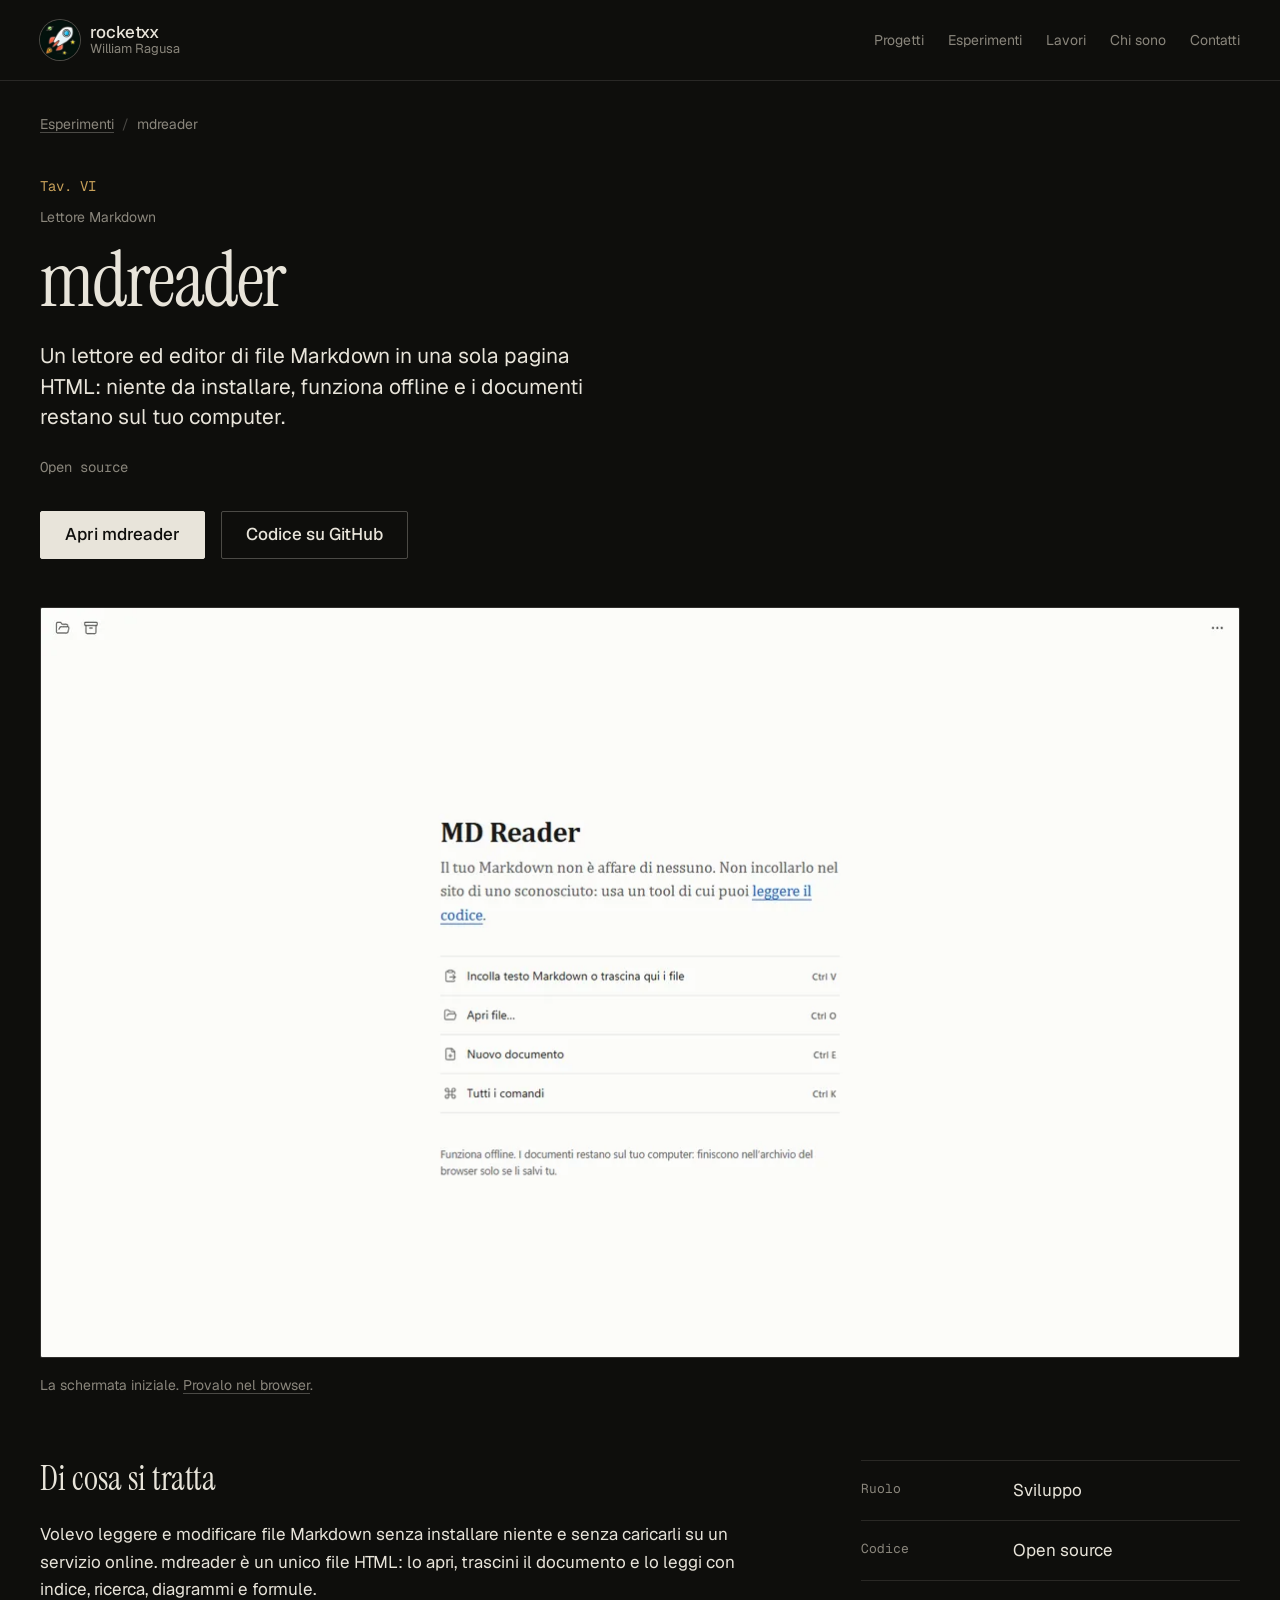
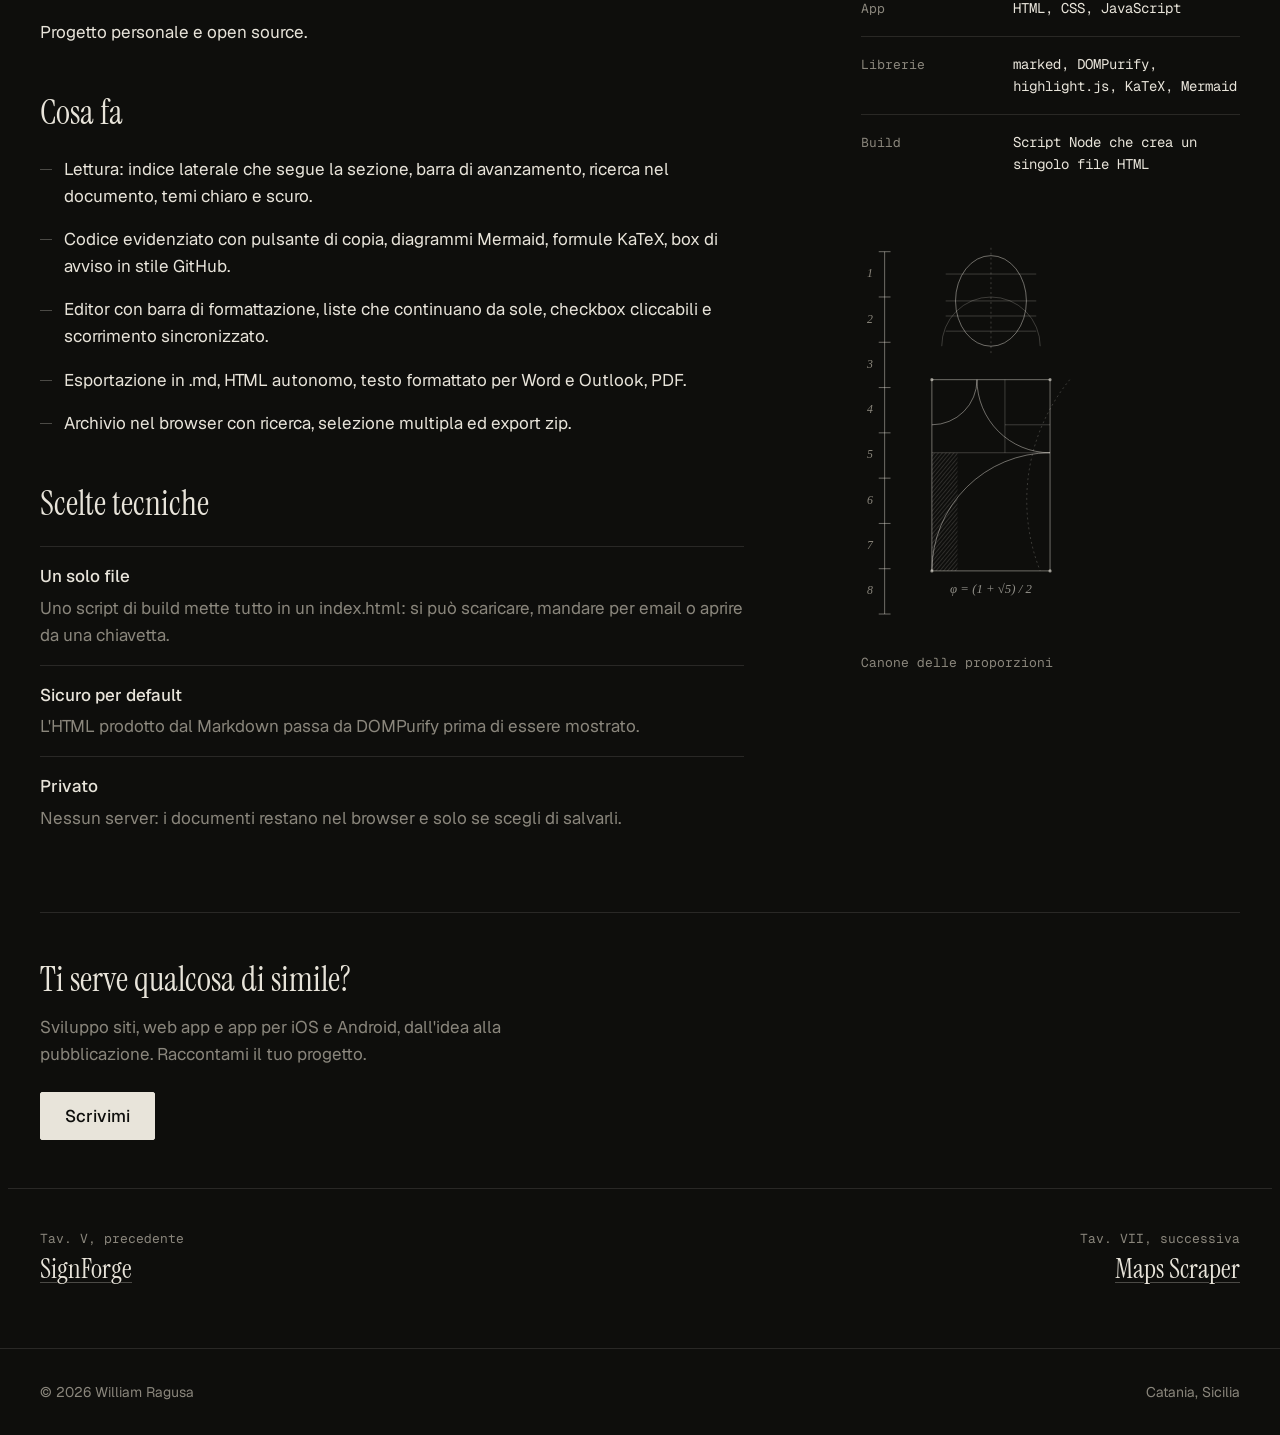
<file: progetti/mdreader.html>
<!doctype html>
<html lang="it">
  <head>
    <meta charset="utf-8" />
    <meta name="viewport" content="width=device-width, initial-scale=1" />
    <title>mdreader · Lettore Markdown · William Ragusa</title>
    <meta name="description" content="Un lettore ed editor di file Markdown in una sola pagina HTML: niente da installare, funziona offline e i documenti restano sul tuo computer." />
    <meta name="author" content="William Ragusa" />
    <meta name="theme-color" content="#0E0E0C" />
    <link href="https://rocketxx.github.io/progetti/mdreader.html" rel="canonical"/>
    <meta content="website" property="og:type"/>
    <meta content="https://rocketxx.github.io/progetti/mdreader.html" property="og:url"/>
    <meta content="William Ragusa" property="og:site_name"/>
    <meta content="it_IT" property="og:locale"/>
    <meta content="mdreader · Lettore Markdown · William Ragusa" property="og:title"/>
    <meta content="Un lettore ed editor di file Markdown in una sola pagina HTML: niente da installare, funziona offline e i documenti restano sul tuo computer." property="og:description"/>
    <meta content="https://rocketxx.github.io/og-image.png" property="og:image"/>
    <meta content="summary_large_image" name="twitter:card"/>
    <link rel="icon" href="../favicon.svg" type="image/svg+xml" />
    <link rel="icon" href="../favicon.ico" sizes="32x32" />
    <link rel="apple-touch-icon" href="../assets/img/apple-touch-icon.png" />
    <link rel="preload" href="../assets/fonts/instrument-serif-latin.woff2" as="font" type="font/woff2" crossorigin />
    <link rel="stylesheet" href="../assets/css/style.css" />
    <script type="application/ld+json">
      {
        "@context": "https://schema.org",
        "@type": "SoftwareSourceCode",
        "name": "mdreader",
        "description": "Un lettore ed editor di file Markdown in una sola pagina HTML: niente da installare, funziona offline e i documenti restano sul tuo computer.",
        "url": "https://rocketxx.github.io/progetti/mdreader.html",
        "author": {
          "@type": "Person",
          "name": "William Ragusa",
          "url": "https://rocketxx.github.io/"
        },
        "inLanguage": "it",
        "codeRepository": "https://github.com/rocketxx/mdreader"
      }
    </script>
  </head>
  <body>
    <a class="skip-link" href="#main">Vai al contenuto</a>
    <header class="site-header">
      <div class="wrap">
        <a class="brand" href="../index.html">
          <img class="brand-avatar" src="../assets/img/avatar.webp" alt="" width="40" height="40" />
          <span class="brand-text"><b>rocketxx</b><span>William Ragusa</span></span>
        </a>
        <nav class="site-nav" aria-label="Sezioni">
          <ul role="list">
            <li><a href="../index.html#progetti">Progetti</a></li>
            <li><a href="../index.html#esperimenti">Esperimenti</a></li>
            <li><a href="../index.html#lavori">Lavori</a></li>
            <li><a href="../index.html#chi-sono">Chi sono</a></li>
            <li><a href="../index.html#contatti">Contatti</a></li>
          </ul>
        </nav>
        <details class="indice">
          <summary>Indice</summary>
          <nav aria-label="Indice">
            <ol role="list">
              <li><a href="../index.html#progetti"><span>Progetti in produzione</span><span class="leader"></span><span class="ref">Tav. II–III</span></a></li>
              <li><a href="../index.html#esperimenti"><span>Esperimenti</span><span class="leader"></span><span class="ref">Tav. IV–IX</span></a></li>
              <li><a href="../index.html#lavori"><span>Lavori</span><span class="leader"></span><span class="ref">Tav. X–XI</span></a></li>
              <li><a href="../index.html#chi-sono"><span>Chi sono</span><span class="leader"></span><span class="ref">percorso</span></a></li>
              <li><a href="../index.html#contatti"><span>Contatti</span><span class="leader"></span><span class="ref">email</span></a></li>
            </ol>
          </nav>
        </details>
      </div>
    </header>

    <main id="main" class="project-page"><div class="equations" aria-hidden="true">
          <math style="top: 7%; --x: 0.62; --d: 0.4s">
            <mi>F</mi><mo>=</mo><mi>G</mi>
            <mfrac>
              <mrow><msub><mi>m</mi><mn>1</mn></msub><msub><mi>m</mi><mn>2</mn></msub></mrow>
              <msup><mi>r</mi><mn>2</mn></msup>
            </mfrac>
          </math>
          <!-- galassia a spirale -->
          <svg class="glyph" style="top: 20%; --x: 0.12; --d: 0.8s" viewBox="0 0 160 160">
            <g class="spin-slow">
              <g transform="rotate(-25 80 80)">
                <ellipse class="faint" cx="80" cy="80" rx="72" ry="44" stroke-dasharray="2 6" />
                <path d="M84.0 80.0L84.2 80.9L83.8 81.8L82.9 82.8L81.3 83.5L79.3 84.0L76.8 84.0L74.3 83.4L71.9 82.3L70.1 80.7L69.3 78.5L69.7 76.1L71.6 73.7L75.1 71.6L80.0 70.1L86.0 69.7L92.5 70.6L98.9 72.9L104.0 76.7L107.1 81.8L107.2 87.8L103.6 94.1L96.0 99.9L84.6 104.3L70.0 106.4L53.4 105.4L36.8 100.7L22.3 92.1L12.4 80.0" />
                <path d="M76.0 80.0L75.8 79.1L76.2 78.2L77.1 77.2L78.7 76.5L80.7 76.0L83.2 76.0L85.7 76.6L88.1 77.7L89.9 79.3L90.7 81.5L90.3 83.9L88.4 86.3L84.9 88.4L80.0 89.9L74.0 90.3L67.5 89.4L61.1 87.1L56.0 83.3L52.9 78.2L52.8 72.2L56.4 65.9L64.0 60.1L75.4 55.7L90.0 53.6L106.6 54.6L123.2 59.3L137.7 67.9L147.6 80.0" />
                <circle class="dot" cx="80" cy="80" r="3" />
                <circle class="faint" cx="80" cy="80" r="9" />
                <circle class="dot" cx="104" cy="96" r="1.4" />
                <circle class="dot" cx="58" cy="62" r="1.2" />
                <circle class="dot" cx="122" cy="62" r="1.4" />
                <circle class="dot" cx="34" cy="96" r="1.2" />
                <circle class="dot" cx="96" cy="58" r="1" />
              </g>
            </g>
          </svg>
          <math style="top: 44%; --x: 0.78; --d: 1.2s">
            <msup><mo>∇</mo><mn>2</mn></msup><mi>φ</mi><mo>=</mo><mn>0</mn>
          </math>
          <!-- sfera con assi cartesiani -->
          <svg class="glyph" style="top: 55%; --x: 0.3; --d: 1.6s" viewBox="0 0 150 150">
            <circle cx="75" cy="80" r="45" />
            <ellipse class="faint" cx="75" cy="80" rx="45" ry="13" />
            <ellipse class="faint" cx="75" cy="80" rx="16" ry="45" />
            <path d="M75 80V16M71 23l4-7 4 7M75 80L28 122M30 114l-2 8 8-3M75 80l66 14M133 89l8 5-9 3" />
            <circle class="dot" cx="75" cy="80" r="2.5" />
            <text x="82" y="20">z</text>
            <text x="18" y="134">x</text>
            <text x="138" y="110">y</text>
          </svg>
          
          <!-- sistema solare: orbite concentriche -->
          <svg class="glyph" style="top: 80%; --x: 0.66; --d: 2.4s" viewBox="0 0 150 150">
            <circle class="dot" cx="75" cy="75" r="4" />
            <circle class="faint" cx="75" cy="75" r="22" />
            <circle cx="75" cy="75" r="40" stroke-dasharray="3 5" />
            <circle class="faint" cx="75" cy="75" r="60" />
            <circle class="dot" cx="97" cy="75" r="2" />
            <circle class="dot" cx="47" cy="47" r="2.5" />
            <circle class="dot" cx="117" cy="117" r="3" />
          </svg>
        </div><div class="equations right" aria-hidden="true">
          <math style="top: 5%; --x: 0.18; --d: 0.6s">
            <msup><mi>T</mi><mn>2</mn></msup><mo>=</mo>
            <mfrac>
              <mrow><mn>4</mn><msup><mi>π</mi><mn>2</mn></msup></mrow>
              <mrow><mi>G</mi><mi>M</mi></mrow>
            </mfrac>
            <msup><mi>a</mi><mn>3</mn></msup>
          </math>
          <!-- orbita di Keplero: ellisse, fuochi, raggio vettore -->
          <svg class="glyph" style="top: 22%; --x: 0.7; --d: 1s" viewBox="0 0 170 120">
            <ellipse cx="85" cy="60" rx="70" ry="42" />
            <path class="faint" d="M15 60H155M85 18V102" stroke-dasharray="2 5" />
            <circle class="dot" cx="141" cy="60" r="4" />
            <path class="faint" d="M25 60h8M29 56v8" />
            <path d="M141 60L50 23.6" />
            <circle class="dot" cx="50" cy="23.6" r="3.5" />
            <text x="88" y="56">a</text>
            <text x="90" y="34">r</text>
            <text x="22" y="76">F₁</text>
            <text x="134" y="78">F₂</text>
          </svg>
          
          
          <math style="top: 52%; --x: 0.25; --d: 2.2s">
            <msup><mi>v</mi><mn>2</mn></msup><mo>=</mo><mi>G</mi><mi>M</mi>
            <mrow>
              <mo>(</mo>
              <mfrac><mn>2</mn><mi>r</mi></mfrac><mo>−</mo><mfrac><mn>1</mn><mi>a</mi></mfrac>
              <mo>)</mo>
            </mrow>
          </math>
          <!-- spirale aurea nei rettangoli -->
          <svg class="glyph" style="top: 74%; --x: 0.82; --d: 2.6s" viewBox="-2 -2 166 116">
            <path class="faint" d="M0 0H161.8V100H0ZM100 0V100M100 61.8H161.8M123.6 61.8V100M100 76.4H123.6M114.6 61.8V76.4" />
            <path d="M0 100A100 100 0 0 1 100 0A61.8 61.8 0 0 1 161.8 61.8A38.2 38.2 0 0 1 123.6 100A23.6 23.6 0 0 1 100 76.4A14.6 14.6 0 0 1 114.6 61.8" />
            <text x="2" y="113">φ = 1.618…</text>
          </svg>
        </div>
<div class="wrap">
<nav aria-label="Percorso" class="crumbs">
<ol role="list">
<li><a href="../index.html#esperimenti">Esperimenti</a></li>
<li aria-current="page">mdreader</li>
</ol>
</nav>
<header class="project-hero"><p class="tav-label">Tav. VI</p>
<p class="eyebrow">Lettore Markdown</p>
<h1>mdreader</h1>
<p class="project-lead">Un lettore ed editor di file Markdown in una sola pagina HTML: niente da installare, funziona offline e i documenti restano sul tuo computer.</p>
<p class="badges"><span class="badge badge-oss">Open source</span></p>
<div class="project-actions"><a class="btn btn-primary" href="https://rocketxx.github.io/mdreader/">Apri mdreader</a><a class="btn" href="https://github.com/rocketxx/mdreader">Codice su GitHub</a></div>
</header>
<div class="media">
<figure>
<button aria-label="Ingrandisci: Schermata iniziale di MD Reader: incolla o trascina un file Markdown, apri un file, nuovo documento, tutti i documenti." class="shot" popovertarget="pop-0" type="button"><img alt="Schermata iniziale di MD Reader: incolla o trascina un file Markdown, apri un file, nuovo documento, tutti i documenti." height="750" loading="eager" src="../assets/img/progetti/mdreader/home.webp" width="1200"/></button><div class="shot-pop" id="pop-0" popover=""><img alt="Schermata iniziale di MD Reader: incolla o trascina un file Markdown, apri un file, nuovo documento, tutti i documenti." decoding="async" loading="lazy" src="../assets/img/progetti/mdreader/home.webp"/><p><span>Schermata iniziale di MD Reader: incolla o trascina un file Markdown, apri un file, nuovo documento, tutti i documenti.</span><button class="text-btn" popovertarget="pop-0" popovertargetaction="hide" type="button">Chiudi</button></p></div>
<figcaption>La schermata iniziale. <a href="https://rocketxx.github.io/mdreader/">Provalo nel browser</a>.</figcaption>
</figure>
</div>
<div class="project-body">
<div><svg class="fregio-band" viewBox="0 0 360 100" aria-hidden="true" focusable="false"><defs><pattern id="hatch-le" width="3" height="3" patternUnits="userSpaceOnUse" patternTransform="rotate(35)"><line class="hatch" x1="0" y1="0" x2="0" y2="3" /></pattern></defs><rect x="24" y="17" width="62" height="62" /><circle cx="55" cy="41" r="38" /><path class="faint" d="M24 17L86 79M86 17L24 79" stroke-dasharray="2 3" /><path class="faint" d="M55 11V85M18 48H92" /><circle class="dot" cx="55" cy="41" r="1.8" /><circle class="faint" cx="180" cy="46" r="30" /><circle cx="180" cy="46" r="15" /><circle cx="193" cy="53.5" r="15" /><circle cx="180" cy="61" r="15" /><circle cx="167" cy="53.5" r="15" /><circle cx="167" cy="38.5" r="15" /><circle cx="180" cy="31" r="15" /><circle cx="193" cy="38.5" r="15" /><path d="M300 10L331.2 28L331.2 64L300 82L268.8 64L268.8 28Z" /><path class="faint" d="M300 63L285.3 37.5L314.7 37.5Z" stroke-dasharray="2 3" /><path class="faint" d="M300 63L331.2 64" stroke-dasharray="2 3" /><path class="faint" d="M300 63L300 82" stroke-dasharray="2 3" /><path class="faint" d="M300 63L268.8 64" stroke-dasharray="2 3" /><path class="faint" d="M285.3 37.5L268.8 64" stroke-dasharray="2 3" /><path class="faint" d="M285.3 37.5L268.8 28" stroke-dasharray="2 3" /><path class="faint" d="M285.3 37.5L300 10" stroke-dasharray="2 3" /><path class="faint" d="M314.7 37.5L300 10" stroke-dasharray="2 3" /><path class="faint" d="M314.7 37.5L331.2 28" stroke-dasharray="2 3" /><path class="faint" d="M314.7 37.5L331.2 64" stroke-dasharray="2 3" /><path d="M300 29L314.7 54.5L285.3 54.5Z" /><path d="M300 29L268.8 28" /><path d="M300 29L300 10" /><path d="M300 29L331.2 28" /><path d="M314.7 54.5L331.2 28" /><path d="M314.7 54.5L331.2 64" /><path d="M314.7 54.5L300 82" /><path d="M285.3 54.5L300 82" /><path d="M285.3 54.5L268.8 64" /><path d="M285.3 54.5L268.8 28" /><circle class="dot" cx="300" cy="10" r="1.3" /><circle class="dot" cx="331.2" cy="28" r="1.3" /><circle class="dot" cx="331.2" cy="64" r="1.3" /><circle class="dot" cx="300" cy="82" r="1.3" /><circle class="dot" cx="268.8" cy="64" r="1.3" /><circle class="dot" cx="268.8" cy="28" r="1.3" /><circle class="dot" cx="300" cy="29" r="1.3" /><circle class="dot" cx="314.7" cy="54.5" r="1.3" /><circle class="dot" cx="285.3" cy="54.5" r="1.3" /><text x="180" y="96" text-anchor="middle">De divina proportione</text></svg>
<section aria-labelledby="h-what"><h2 id="h-what">Di cosa si tratta</h2><div class="prose"><p>Volevo leggere e modificare file Markdown senza installare niente e senza caricarli su un servizio online. mdreader è un unico file HTML: lo apri, trascini il documento e lo leggi con indice, ricerca, diagrammi e formule.</p><p>Progetto personale e open source.</p></div></section>
<section aria-labelledby="h-feat"><h2 id="h-feat">Cosa fa</h2><ul class="features" role="list"><li>Lettura: indice laterale che segue la sezione, barra di avanzamento, ricerca nel documento, temi chiaro e scuro.</li><li>Codice evidenziato con pulsante di copia, diagrammi Mermaid, formule KaTeX, box di avviso in stile GitHub.</li><li>Editor con barra di formattazione, liste che continuano da sole, checkbox cliccabili e scorrimento sincronizzato.</li><li>Esportazione in .md, HTML autonomo, testo formattato per Word e Outlook, PDF.</li><li>Archivio nel browser con ricerca, selezione multipla ed export zip.</li></ul></section>
<section aria-labelledby="h-choices"><h2 id="h-choices">Scelte tecniche</h2><ul class="choices" role="list"><li><b>Un solo file</b><span>Uno script di build mette tutto in un index.html: si può scaricare, mandare per email o aprire da una chiavetta.</span></li><li><b>Sicuro per default</b><span>L'HTML prodotto dal Markdown passa da DOMPurify prima di essere mostrato.</span></li><li><b>Privato</b><span>Nessun server: i documenti restano nel browser e solo se scegli di salvarli.</span></li></ul></section>
</div>
<aside aria-label="Scheda del progetto" class="facts">
<dl>
<div><dt>Ruolo</dt><dd>Sviluppo</dd></div><div><dt>Codice</dt><dd>Open source</dd></div>
<div><dt>App</dt><dd><ul class="stack-tags" role="list"><li>HTML</li><li>CSS</li><li>JavaScript</li></ul></dd></div><div><dt>Librerie</dt><dd><ul class="stack-tags" role="list"><li>marked</li><li>DOMPurify</li><li>highlight.js</li><li>KaTeX</li><li>Mermaid</li></ul></dd></div><div><dt>Build</dt><dd><ul class="stack-tags" role="list"><li>Script Node che crea un singolo file HTML</li></ul></dd></div>
</dl>
<figure class="study" aria-hidden="true"><svg class="study-svg" viewBox="0 0 260 420" focusable="false"><defs><pattern id="h-prop" width="3" height="3" patternUnits="userSpaceOnUse" patternTransform="rotate(40)"><line class="hatch" x1="0" y1="0" x2="0" y2="3" /></pattern></defs><path d="M24 20V388" /><path d="M18 20H30" /><text x="12" y="46" text-anchor="end">1</text><path d="M18 66H30" /><text x="12" y="92" text-anchor="end">2</text><path d="M18 112H30" /><text x="12" y="138" text-anchor="end">3</text><path d="M18 158H30" /><text x="12" y="184" text-anchor="end">4</text><path d="M18 204H30" /><text x="12" y="230" text-anchor="end">5</text><path d="M18 250H30" /><text x="12" y="276" text-anchor="end">6</text><path d="M18 296H30" /><text x="12" y="322" text-anchor="end">7</text><path d="M18 342H30" /><text x="12" y="368" text-anchor="end">8</text><path d="M18 388H30" /><ellipse cx="132" cy="70" rx="36" ry="46" /><path class="faint" d="M132 16V124" stroke-dasharray="2 3" /><path class="faint" d="M86 42.7H178" /><path class="faint" d="M86 70H178" /><path class="faint" d="M86 85.3H178" /><path class="faint" d="M86 100.7H178" /><path class="faint" d="M82 116A50 50 0 0 1 182 116" /><rect x="72" y="150" width="120" height="194.2" /><path class="faint" d="M72 224.2H192" /><path class="faint" d="M146.2 150V224.2" /><path class="faint" d="M146.2 195.8H192" /><path d="M72 344.2A120 120 0 0 1 192 224.2A74.2 74.2 0 0 1 117.8 150A45.8 45.8 0 0 1 72 195.8" /><path fill="url(#h-prop)" stroke="none" d="M72 224.2H98 V344.2 H72Z" /><path class="faint" d="M212 150A194.2 194.2 0 0 0 182 344.2" stroke-dasharray="2 3" /><circle class="dot" cx="72" cy="150" r="1.6" /><circle class="dot" cx="192" cy="150" r="1.6" /><circle class="dot" cx="72" cy="344.2" r="1.6" /><circle class="dot" cx="192" cy="344.2" r="1.6" /><text class="formula" x="132" y="366.2" text-anchor="middle">φ = (1 + √5) / 2</text></svg><figcaption>Canone delle proporzioni</figcaption></figure></aside>
</div>
<section aria-labelledby="h-cta" class="cta-band">
<h2 id="h-cta">Ti serve qualcosa di simile?</h2>
<p>Sviluppo siti, web app e app per iOS e Android, dall'idea alla pubblicazione. Raccontami il tuo progetto.</p>
<a class="btn btn-primary" href="../index.html#contatti">Scrivimi</a>
</section>
</div>
<nav aria-label="Altre tavole" class="pager wrap"><a class="prev" href="signforge.html" rel="prev"><span class="pager-label">Tav. V, precedente</span><b>SignForge</b></a><a class="next" href="maps-scraper.html" rel="next"><span class="pager-label">Tav. VII, successiva</span><b>Maps Scraper</b></a></nav>
</main>

    <footer class="site-footer">
      <div class="wrap">
        <p>© 2026 William Ragusa</p>
        <p>Catania, Sicilia</p>
      </div>
    </footer>
  </body>
</html>
</file>
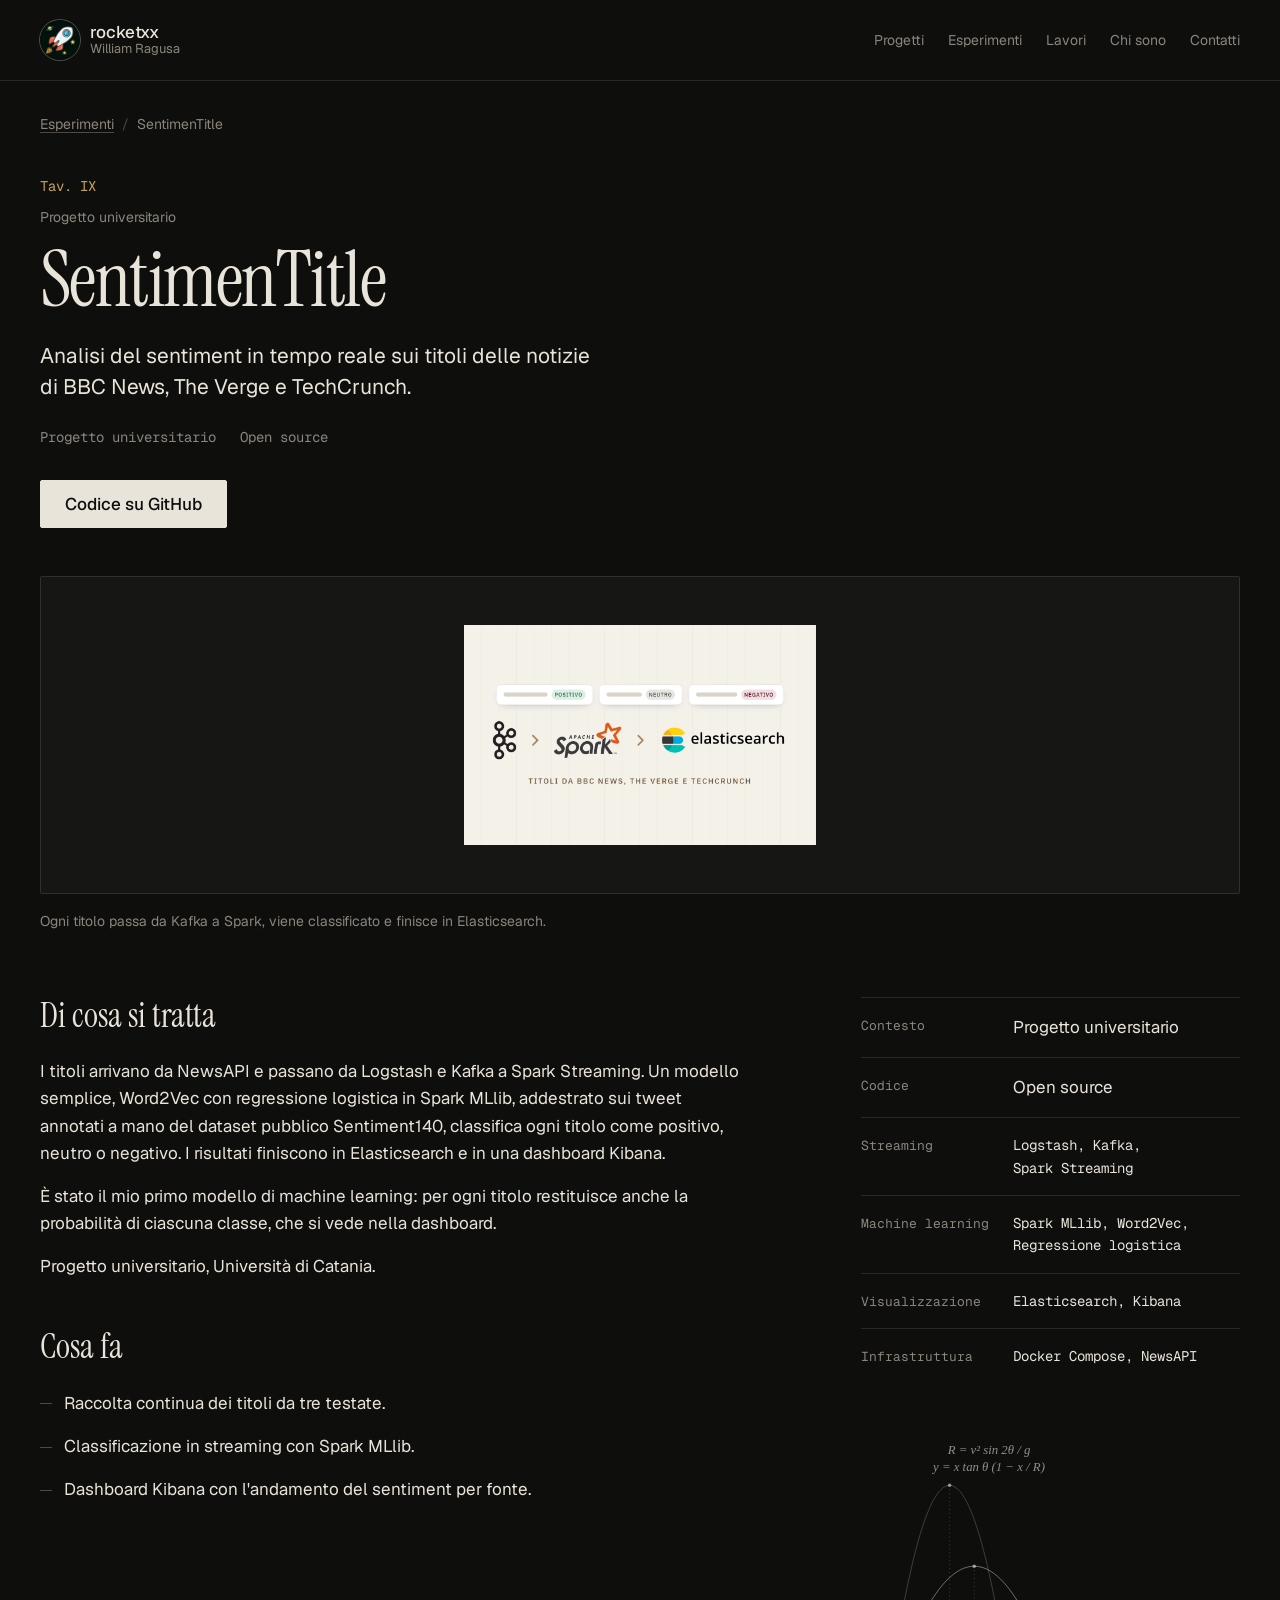
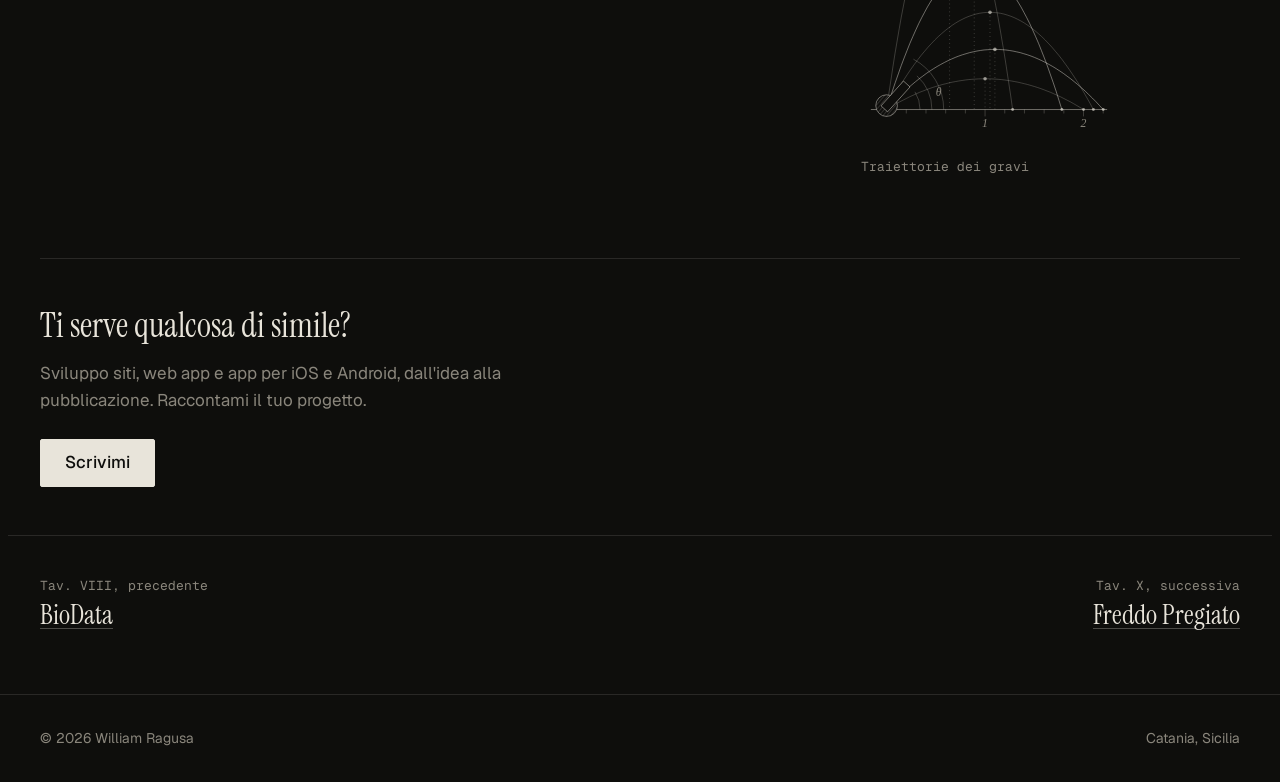
<file: progetti/sentimentitle.html>
<!doctype html>
<html lang="it">
  <head>
    <meta charset="utf-8" />
    <meta name="viewport" content="width=device-width, initial-scale=1" />
    <title>SentimenTitle · Progetto universitario · William Ragusa</title>
    <meta name="description" content="Analisi del sentiment in tempo reale sui titoli delle notizie di BBC News, The Verge e TechCrunch." />
    <meta name="author" content="William Ragusa" />
    <meta name="theme-color" content="#0E0E0C" />
    <link href="https://rocketxx.github.io/progetti/sentimentitle.html" rel="canonical"/>
    <meta content="website" property="og:type"/>
    <meta content="https://rocketxx.github.io/progetti/sentimentitle.html" property="og:url"/>
    <meta content="William Ragusa" property="og:site_name"/>
    <meta content="it_IT" property="og:locale"/>
    <meta content="SentimenTitle · Progetto universitario · William Ragusa" property="og:title"/>
    <meta content="Analisi del sentiment in tempo reale sui titoli delle notizie di BBC News, The Verge e TechCrunch." property="og:description"/>
    <meta content="https://rocketxx.github.io/og-image.png" property="og:image"/>
    <meta content="summary_large_image" name="twitter:card"/>
    <link rel="icon" href="../favicon.svg" type="image/svg+xml" />
    <link rel="icon" href="../favicon.ico" sizes="32x32" />
    <link rel="apple-touch-icon" href="../assets/img/apple-touch-icon.png" />
    <link rel="preload" href="../assets/fonts/instrument-serif-latin.woff2" as="font" type="font/woff2" crossorigin />
    <link rel="stylesheet" href="../assets/css/style.css" />
    <script type="application/ld+json">
      {
        "@context": "https://schema.org",
        "@type": "SoftwareSourceCode",
        "name": "SentimenTitle",
        "description": "Analisi del sentiment in tempo reale sui titoli delle notizie di BBC News, The Verge e TechCrunch.",
        "url": "https://rocketxx.github.io/progetti/sentimentitle.html",
        "author": {
          "@type": "Person",
          "name": "William Ragusa",
          "url": "https://rocketxx.github.io/"
        },
        "inLanguage": "it",
        "codeRepository": "https://github.com/rocketxx/SentimenTitle."
      }
    </script>
  </head>
  <body>
    <a class="skip-link" href="#main">Vai al contenuto</a>
    <header class="site-header">
      <div class="wrap">
        <a class="brand" href="../index.html">
          <img class="brand-avatar" src="../assets/img/avatar.webp" alt="" width="40" height="40" />
          <span class="brand-text"><b>rocketxx</b><span>William Ragusa</span></span>
        </a>
        <nav class="site-nav" aria-label="Sezioni">
          <ul role="list">
            <li><a href="../index.html#progetti">Progetti</a></li>
            <li><a href="../index.html#esperimenti">Esperimenti</a></li>
            <li><a href="../index.html#lavori">Lavori</a></li>
            <li><a href="../index.html#chi-sono">Chi sono</a></li>
            <li><a href="../index.html#contatti">Contatti</a></li>
          </ul>
        </nav>
        <details class="indice">
          <summary>Indice</summary>
          <nav aria-label="Indice">
            <ol role="list">
              <li><a href="../index.html#progetti"><span>Progetti in produzione</span><span class="leader"></span><span class="ref">Tav. II–III</span></a></li>
              <li><a href="../index.html#esperimenti"><span>Esperimenti</span><span class="leader"></span><span class="ref">Tav. IV–IX</span></a></li>
              <li><a href="../index.html#lavori"><span>Lavori</span><span class="leader"></span><span class="ref">Tav. X–XI</span></a></li>
              <li><a href="../index.html#chi-sono"><span>Chi sono</span><span class="leader"></span><span class="ref">percorso</span></a></li>
              <li><a href="../index.html#contatti"><span>Contatti</span><span class="leader"></span><span class="ref">email</span></a></li>
            </ol>
          </nav>
        </details>
      </div>
    </header>

    <main id="main" class="project-page"><div class="equations" aria-hidden="true">
          <math style="top: 7%; --x: 0.62; --d: 0.4s">
            <mi>F</mi><mo>=</mo><mi>G</mi>
            <mfrac>
              <mrow><msub><mi>m</mi><mn>1</mn></msub><msub><mi>m</mi><mn>2</mn></msub></mrow>
              <msup><mi>r</mi><mn>2</mn></msup>
            </mfrac>
          </math>
          <!-- galassia a spirale -->
          <svg class="glyph" style="top: 20%; --x: 0.12; --d: 0.8s" viewBox="0 0 160 160">
            <g class="spin-slow">
              <g transform="rotate(-25 80 80)">
                <ellipse class="faint" cx="80" cy="80" rx="72" ry="44" stroke-dasharray="2 6" />
                <path d="M84.0 80.0L84.2 80.9L83.8 81.8L82.9 82.8L81.3 83.5L79.3 84.0L76.8 84.0L74.3 83.4L71.9 82.3L70.1 80.7L69.3 78.5L69.7 76.1L71.6 73.7L75.1 71.6L80.0 70.1L86.0 69.7L92.5 70.6L98.9 72.9L104.0 76.7L107.1 81.8L107.2 87.8L103.6 94.1L96.0 99.9L84.6 104.3L70.0 106.4L53.4 105.4L36.8 100.7L22.3 92.1L12.4 80.0" />
                <path d="M76.0 80.0L75.8 79.1L76.2 78.2L77.1 77.2L78.7 76.5L80.7 76.0L83.2 76.0L85.7 76.6L88.1 77.7L89.9 79.3L90.7 81.5L90.3 83.9L88.4 86.3L84.9 88.4L80.0 89.9L74.0 90.3L67.5 89.4L61.1 87.1L56.0 83.3L52.9 78.2L52.8 72.2L56.4 65.9L64.0 60.1L75.4 55.7L90.0 53.6L106.6 54.6L123.2 59.3L137.7 67.9L147.6 80.0" />
                <circle class="dot" cx="80" cy="80" r="3" />
                <circle class="faint" cx="80" cy="80" r="9" />
                <circle class="dot" cx="104" cy="96" r="1.4" />
                <circle class="dot" cx="58" cy="62" r="1.2" />
                <circle class="dot" cx="122" cy="62" r="1.4" />
                <circle class="dot" cx="34" cy="96" r="1.2" />
                <circle class="dot" cx="96" cy="58" r="1" />
              </g>
            </g>
          </svg>
          <math style="top: 44%; --x: 0.78; --d: 1.2s">
            <msup><mo>∇</mo><mn>2</mn></msup><mi>φ</mi><mo>=</mo><mn>0</mn>
          </math>
          <!-- sfera con assi cartesiani -->
          <svg class="glyph" style="top: 55%; --x: 0.3; --d: 1.6s" viewBox="0 0 150 150">
            <circle cx="75" cy="80" r="45" />
            <ellipse class="faint" cx="75" cy="80" rx="45" ry="13" />
            <ellipse class="faint" cx="75" cy="80" rx="16" ry="45" />
            <path d="M75 80V16M71 23l4-7 4 7M75 80L28 122M30 114l-2 8 8-3M75 80l66 14M133 89l8 5-9 3" />
            <circle class="dot" cx="75" cy="80" r="2.5" />
            <text x="82" y="20">z</text>
            <text x="18" y="134">x</text>
            <text x="138" y="110">y</text>
          </svg>
          
          <!-- sistema solare: orbite concentriche -->
          <svg class="glyph" style="top: 80%; --x: 0.66; --d: 2.4s" viewBox="0 0 150 150">
            <circle class="dot" cx="75" cy="75" r="4" />
            <circle class="faint" cx="75" cy="75" r="22" />
            <circle cx="75" cy="75" r="40" stroke-dasharray="3 5" />
            <circle class="faint" cx="75" cy="75" r="60" />
            <circle class="dot" cx="97" cy="75" r="2" />
            <circle class="dot" cx="47" cy="47" r="2.5" />
            <circle class="dot" cx="117" cy="117" r="3" />
          </svg>
        </div><div class="equations right" aria-hidden="true">
          <math style="top: 5%; --x: 0.18; --d: 0.6s">
            <msup><mi>T</mi><mn>2</mn></msup><mo>=</mo>
            <mfrac>
              <mrow><mn>4</mn><msup><mi>π</mi><mn>2</mn></msup></mrow>
              <mrow><mi>G</mi><mi>M</mi></mrow>
            </mfrac>
            <msup><mi>a</mi><mn>3</mn></msup>
          </math>
          <!-- orbita di Keplero: ellisse, fuochi, raggio vettore -->
          <svg class="glyph" style="top: 22%; --x: 0.7; --d: 1s" viewBox="0 0 170 120">
            <ellipse cx="85" cy="60" rx="70" ry="42" />
            <path class="faint" d="M15 60H155M85 18V102" stroke-dasharray="2 5" />
            <circle class="dot" cx="141" cy="60" r="4" />
            <path class="faint" d="M25 60h8M29 56v8" />
            <path d="M141 60L50 23.6" />
            <circle class="dot" cx="50" cy="23.6" r="3.5" />
            <text x="88" y="56">a</text>
            <text x="90" y="34">r</text>
            <text x="22" y="76">F₁</text>
            <text x="134" y="78">F₂</text>
          </svg>
          
          
          <math style="top: 52%; --x: 0.25; --d: 2.2s">
            <msup><mi>v</mi><mn>2</mn></msup><mo>=</mo><mi>G</mi><mi>M</mi>
            <mrow>
              <mo>(</mo>
              <mfrac><mn>2</mn><mi>r</mi></mfrac><mo>−</mo><mfrac><mn>1</mn><mi>a</mi></mfrac>
              <mo>)</mo>
            </mrow>
          </math>
          <!-- spirale aurea nei rettangoli -->
          <svg class="glyph" style="top: 74%; --x: 0.82; --d: 2.6s" viewBox="-2 -2 166 116">
            <path class="faint" d="M0 0H161.8V100H0ZM100 0V100M100 61.8H161.8M123.6 61.8V100M100 76.4H123.6M114.6 61.8V76.4" />
            <path d="M0 100A100 100 0 0 1 100 0A61.8 61.8 0 0 1 161.8 61.8A38.2 38.2 0 0 1 123.6 100A23.6 23.6 0 0 1 100 76.4A14.6 14.6 0 0 1 114.6 61.8" />
            <text x="2" y="113">φ = 1.618…</text>
          </svg>
        </div>
<div class="wrap">
<nav aria-label="Percorso" class="crumbs">
<ol role="list">
<li><a href="../index.html#esperimenti">Esperimenti</a></li>
<li aria-current="page">SentimenTitle</li>
</ol>
</nav>
<header class="project-hero"><p class="tav-label">Tav. IX</p>
<p class="eyebrow">Progetto universitario</p>
<h1>SentimenTitle</h1>
<p class="project-lead">Analisi del sentiment in tempo reale sui titoli delle notizie di BBC News, The Verge e TechCrunch.</p>
<p class="badges"><span class="badge badge-uni">Progetto universitario</span><span class="badge badge-oss">Open source</span></p>
<div class="project-actions"><a class="btn btn-primary" href="https://github.com/rocketxx/SentimenTitle.">Codice su GitHub</a></div>
</header>
<div class="media">
<figure>
<div class="shot shot-logo"><img alt="Tre titoli stilizzati etichettati come positivo, neutro e negativo, sopra la pipeline Kafka, Spark, Elasticsearch." height="750" loading="eager" src="../assets/img/progetti/sentimentitle/cover.webp" width="1200"/></div>
<figcaption>Ogni titolo passa da Kafka a Spark, viene classificato e finisce in Elasticsearch.</figcaption>
</figure>
</div>
<div class="project-body">
<div><svg class="fregio-band" viewBox="0 0 360 56" aria-hidden="true" focusable="false"><path class="faint" d="M0 50H360" /><path class="faint" d="M8 50v-5" /><path class="faint" d="M37 50v-5" /><path class="faint" d="M66 50v-5" /><path class="faint" d="M95 50v-5" /><path class="faint" d="M124 50v-5" /><path class="faint" d="M153 50v-5" /><path class="faint" d="M182 50v-5" /><path class="faint" d="M211 50v-5" /><path class="faint" d="M240 50v-5" /><path class="faint" d="M269 50v-5" /><path class="faint" d="M298 50v-5" /><path class="faint" d="M327 50v-5" /><path class="faint" d="M356 50v-5" /><path d="M8 50Q180 -30 352 50" stroke-dasharray="3 4" /><path class="faint" d="M180 10V50" stroke-dasharray="1 3" /><circle class="dot" cx="94" cy="20" r="2.5" /><circle class="dot" cx="180" cy="10" r="3" /><circle class="dot" cx="266" cy="20" r="2.5" /><circle class="dot" cx="8" cy="50" r="2" /><circle class="dot" cx="352" cy="50" r="2" /><text x="186" y="24">h</text></svg>
<section aria-labelledby="h-what"><h2 id="h-what">Di cosa si tratta</h2><div class="prose"><p>I titoli arrivano da NewsAPI e passano da Logstash e Kafka a Spark Streaming. Un modello semplice, Word2Vec con regressione logistica in Spark MLlib, addestrato sui tweet annotati a mano del dataset pubblico Sentiment140, classifica ogni titolo come positivo, neutro o negativo. I risultati finiscono in Elasticsearch e in una dashboard Kibana.</p><p>È stato il mio primo modello di machine learning: per ogni titolo restituisce anche la probabilità di ciascuna classe, che si vede nella dashboard.</p><p>Progetto universitario, Università di Catania.</p></div></section>
<section aria-labelledby="h-feat"><h2 id="h-feat">Cosa fa</h2><ul class="features" role="list"><li>Raccolta continua dei titoli da tre testate.</li><li>Classificazione in streaming con Spark MLlib.</li><li>Dashboard Kibana con l'andamento del sentiment per fonte.</li></ul></section>
</div>
<aside aria-label="Scheda del progetto" class="facts">
<dl>
<div><dt>Contesto</dt><dd>Progetto universitario</dd></div><div><dt>Codice</dt><dd>Open source</dd></div>
<div><dt>Streaming</dt><dd><ul class="stack-tags" role="list"><li>Logstash</li><li>Kafka</li><li>Spark Streaming</li></ul></dd></div><div><dt>Machine learning</dt><dd><ul class="stack-tags" role="list"><li>Spark MLlib</li><li>Word2Vec</li><li>Regressione logistica</li></ul></dd></div><div><dt>Visualizzazione</dt><dd><ul class="stack-tags" role="list"><li>Elasticsearch</li><li>Kibana</li></ul></dd></div><div><dt>Infrastruttura</dt><dd><ul class="stack-tags" role="list"><li>Docker Compose</li><li>NewsAPI</li></ul></dd></div>
</dl>
<figure class="study" aria-hidden="true"><svg class="study-svg" viewBox="0 70 260 330" focusable="false"><defs><pattern id="h-bal" width="3" height="3" patternUnits="userSpaceOnUse" patternTransform="rotate(40)"><line class="hatch" x1="0" y1="0" x2="0" y2="3" /></pattern></defs><path d="M10 360H250" /><path class="faint" d="M26 360v7" /><path class="faint" d="M46 360v4" /><path class="faint" d="M66 360v4" /><path class="faint" d="M86 360v4" /><path class="faint" d="M106 360v4" /><path class="faint" d="M126 360v7" /><text x="126" y="378" text-anchor="middle">1</text><path class="faint" d="M146 360v4" /><path class="faint" d="M166 360v4" /><path class="faint" d="M186 360v4" /><path class="faint" d="M206 360v4" /><path class="faint" d="M226 360v7" /><text x="226" y="378" text-anchor="middle">2</text><path class="faint" d="M246 360v4" /><path class="faint" d="M26 360L28.1 345.1L30.3 330.7L32.4 316.7L34.5 303.3L36.7 290.4L38.8 278L40.9 266.1L43.1 254.8L45.2 243.9L47.3 233.5L49.5 223.6L51.6 214.3L53.7 205.4L55.9 197.1L58 189.2L60.1 181.9L62.3 175.1L64.4 168.7L66.5 162.9L68.7 157.6L70.8 152.8L72.9 148.5L75.1 144.7L77.2 141.4L79.3 138.6L81.5 136.4L83.6 134.6L85.7 133.3L87.9 132.6L90 132.3L92.1 132.6L94.3 133.3L96.4 134.6L98.5 136.4L100.7 138.6L102.8 141.4L104.9 144.7L107.1 148.5L109.2 152.8L111.3 157.6L113.5 162.9L115.6 168.7L117.7 175.1L119.9 181.9L122 189.2L124.1 197.1L126.3 205.4L128.4 214.3L130.5 223.6L132.7 233.5L134.8 243.9L136.9 254.8L139.1 266.1L141.2 278L143.3 290.4L145.5 303.3L147.6 316.7L149.7 330.7L151.9 345.1L154 360" /><circle class="dot" cx="90" cy="132.3" r="1.8" /><path class="faint" d="M90 132.3V360" stroke-dasharray="1 3" /><circle class="dot" cx="154" cy="360" r="1.5" /><path d="M26 360L29 350.5L31.9 341.2L34.9 332.3L37.9 323.8L40.8 315.5L43.8 307.6L46.8 300L49.7 292.7L52.7 285.8L55.7 279.1L58.6 272.8L61.6 266.8L64.6 261.2L67.5 255.8L70.5 250.8L73.5 246.1L76.4 241.8L79.4 237.7L82.4 234L85.3 230.6L88.3 227.5L91.3 224.8L94.2 222.4L97.2 220.3L100.2 218.5L103.1 217L106.1 215.9L109.1 215.1L112 214.6L115 214.4L118 214.6L120.9 215.1L123.9 215.9L126.9 217L129.8 218.5L132.8 220.3L135.8 222.4L138.7 224.8L141.7 227.5L144.7 230.6L147.6 234L150.6 237.7L153.6 241.8L156.5 246.1L159.5 250.8L162.5 255.8L165.4 261.2L168.4 266.8L171.4 272.8L174.3 279.1L177.3 285.8L180.3 292.7L183.2 300L186.2 307.6L189.2 315.5L192.1 323.8L195.1 332.3L198.1 341.2L201 350.5L204 360" /><circle class="dot" cx="115" cy="214.4" r="1.8" /><path class="faint" d="M115 214.4V360" stroke-dasharray="1 3" /><circle class="dot" cx="204" cy="360" r="1.5" /><path class="faint" d="M26 360L29.5 353.5L33 347.3L36.5 341.2L40 335.4L43.5 329.8L47 324.5L50.5 319.3L54 314.4L57.5 309.6L61 305.1L64.5 300.9L68 296.8L71.5 293L75 289.3L78.5 285.9L82 282.8L85.5 279.8L89 277.1L92.5 274.5L96 272.2L99.5 270.1L103 268.3L106.5 266.6L110 265.2L113.5 264L117 263L120.5 262.2L124 261.7L127.5 261.4L131 261.3L134.5 261.4L138 261.7L141.5 262.2L145 263L148.5 264L152 265.2L155.5 266.6L159 268.3L162.5 270.1L166 272.2L169.5 274.5L173 277.1L176.5 279.8L180 282.8L183.5 285.9L187 289.3L190.5 293L194 296.8L197.5 300.9L201 305.1L204.5 309.6L208 314.4L211.5 319.3L215 324.5L218.5 329.8L222 335.4L225.5 341.2L229 347.3L232.5 353.5L236 360" /><circle class="dot" cx="131" cy="261.3" r="1.8" /><path class="faint" d="M131 261.3V360" stroke-dasharray="1 3" /><circle class="dot" cx="236" cy="360" r="1.5" /><path d="M26 360L29.7 356L33.3 352.1L37 348.4L40.7 344.8L44.3 341.3L48 338L51.7 334.8L55.3 331.8L59 328.8L62.7 326.1L66.3 323.4L70 320.9L73.7 318.5L77.3 316.3L81 314.2L84.7 312.2L88.3 310.4L92 308.7L95.7 307.1L99.3 305.7L103 304.4L106.7 303.3L110.3 302.2L114 301.4L117.7 300.6L121.3 300L125 299.5L128.7 299.2L132.3 299L136 298.9L139.7 299L143.3 299.2L147 299.5L150.7 300L154.3 300.6L158 301.4L161.7 302.2L165.3 303.3L169 304.4L172.7 305.7L176.3 307.1L180 308.7L183.7 310.4L187.3 312.2L191 314.2L194.7 316.3L198.3 318.5L202 320.9L205.7 323.4L209.3 326.1L213 328.8L216.7 331.8L220.3 334.8L224 338L227.7 341.3L231.3 344.8L235 348.4L238.7 352.1L242.3 356L246 360" /><circle class="dot" cx="136" cy="298.9" r="1.8" /><path class="faint" d="M136 298.9V360" stroke-dasharray="1 3" /><circle class="dot" cx="246" cy="360" r="1.5" /><path class="faint" d="M26 360L29.3 358L32.7 356L36 354.1L39.3 352.2L42.7 350.5L46 348.8L49.3 347.1L52.7 345.6L56 344.1L59.3 342.6L62.7 341.3L66 340L69.3 338.8L72.7 337.6L76 336.6L79.3 335.6L82.7 334.6L86 333.8L89.3 333L92.7 332.2L96 331.6L99.3 331L102.7 330.5L106 330L109.3 329.6L112.7 329.3L116 329.1L119.3 328.9L122.7 328.8L126 328.8L129.3 328.8L132.7 328.9L136 329.1L139.3 329.3L142.7 329.6L146 330L149.3 330.5L152.7 331L156 331.6L159.3 332.2L162.7 333L166 333.8L169.3 334.6L172.7 335.6L176 336.6L179.3 337.6L182.7 338.8L186 340L189.3 341.3L192.7 342.6L196 344.1L199.3 345.6L202.7 347.1L206 348.8L209.3 350.5L212.7 352.2L216 354.1L219.3 356L222.7 358L226 360" /><circle class="dot" cx="126" cy="328.8" r="1.8" /><path class="faint" d="M126 328.8V360" stroke-dasharray="1 3" /><circle class="dot" cx="226" cy="360" r="1.5" /><path class="faint" d="M60 360A34 34 0 0 0 54.8 342" /><path class="faint" d="M72 360A46 46 0 0 0 56.8 325.8" /><path class="faint" d="M84 360A58 58 0 0 0 53.2 308.8" /><text x="76" y="346" text-anchor="start">θ</text><circle class="body" cx="26" cy="356" r="11" /><circle fill="url(#h-bal)" stroke="none" cx="26" cy="356" r="11" /><g transform="rotate(-48 26 356)"><rect class="body" x="22" y="352" width="34" height="9" /></g><text class="formula" x="130" y="100" text-anchor="middle">R = v² sin 2θ / g</text><text class="formula" x="130" y="118" text-anchor="middle">y = x tan θ (1 − x / R)</text></svg><figcaption>Traiettorie dei gravi</figcaption></figure></aside>
</div>
<section aria-labelledby="h-cta" class="cta-band">
<h2 id="h-cta">Ti serve qualcosa di simile?</h2>
<p>Sviluppo siti, web app e app per iOS e Android, dall'idea alla pubblicazione. Raccontami il tuo progetto.</p>
<a class="btn btn-primary" href="../index.html#contatti">Scrivimi</a>
</section>
</div>
<nav aria-label="Altre tavole" class="pager wrap"><a class="prev" href="biodata.html" rel="prev"><span class="pager-label">Tav. VIII, precedente</span><b>BioData</b></a><a class="next" href="freddo-pregiato.html" rel="next"><span class="pager-label">Tav. X, successiva</span><b>Freddo Pregiato</b></a></nav>
</main>

    <footer class="site-footer">
      <div class="wrap">
        <p>© 2026 William Ragusa</p>
        <p>Catania, Sicilia</p>
      </div>
    </footer>
  </body>
</html>
</file>
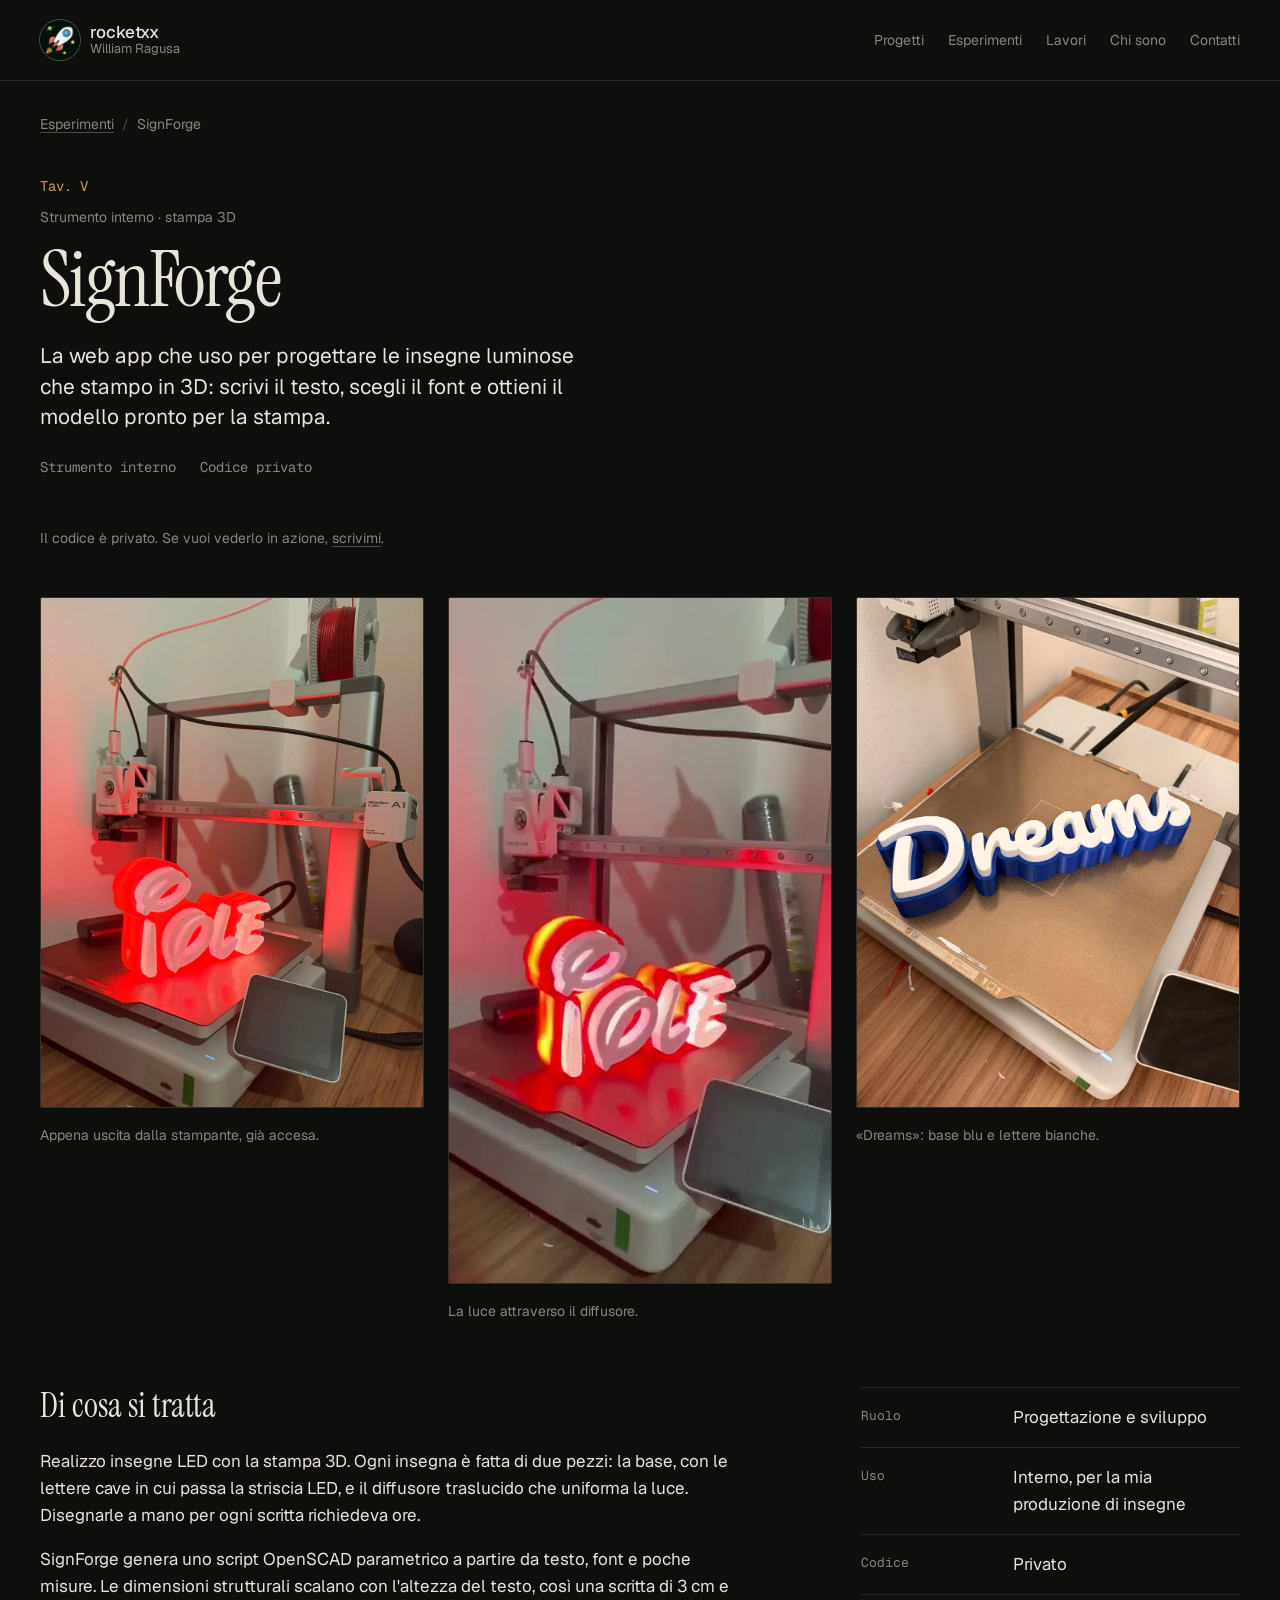
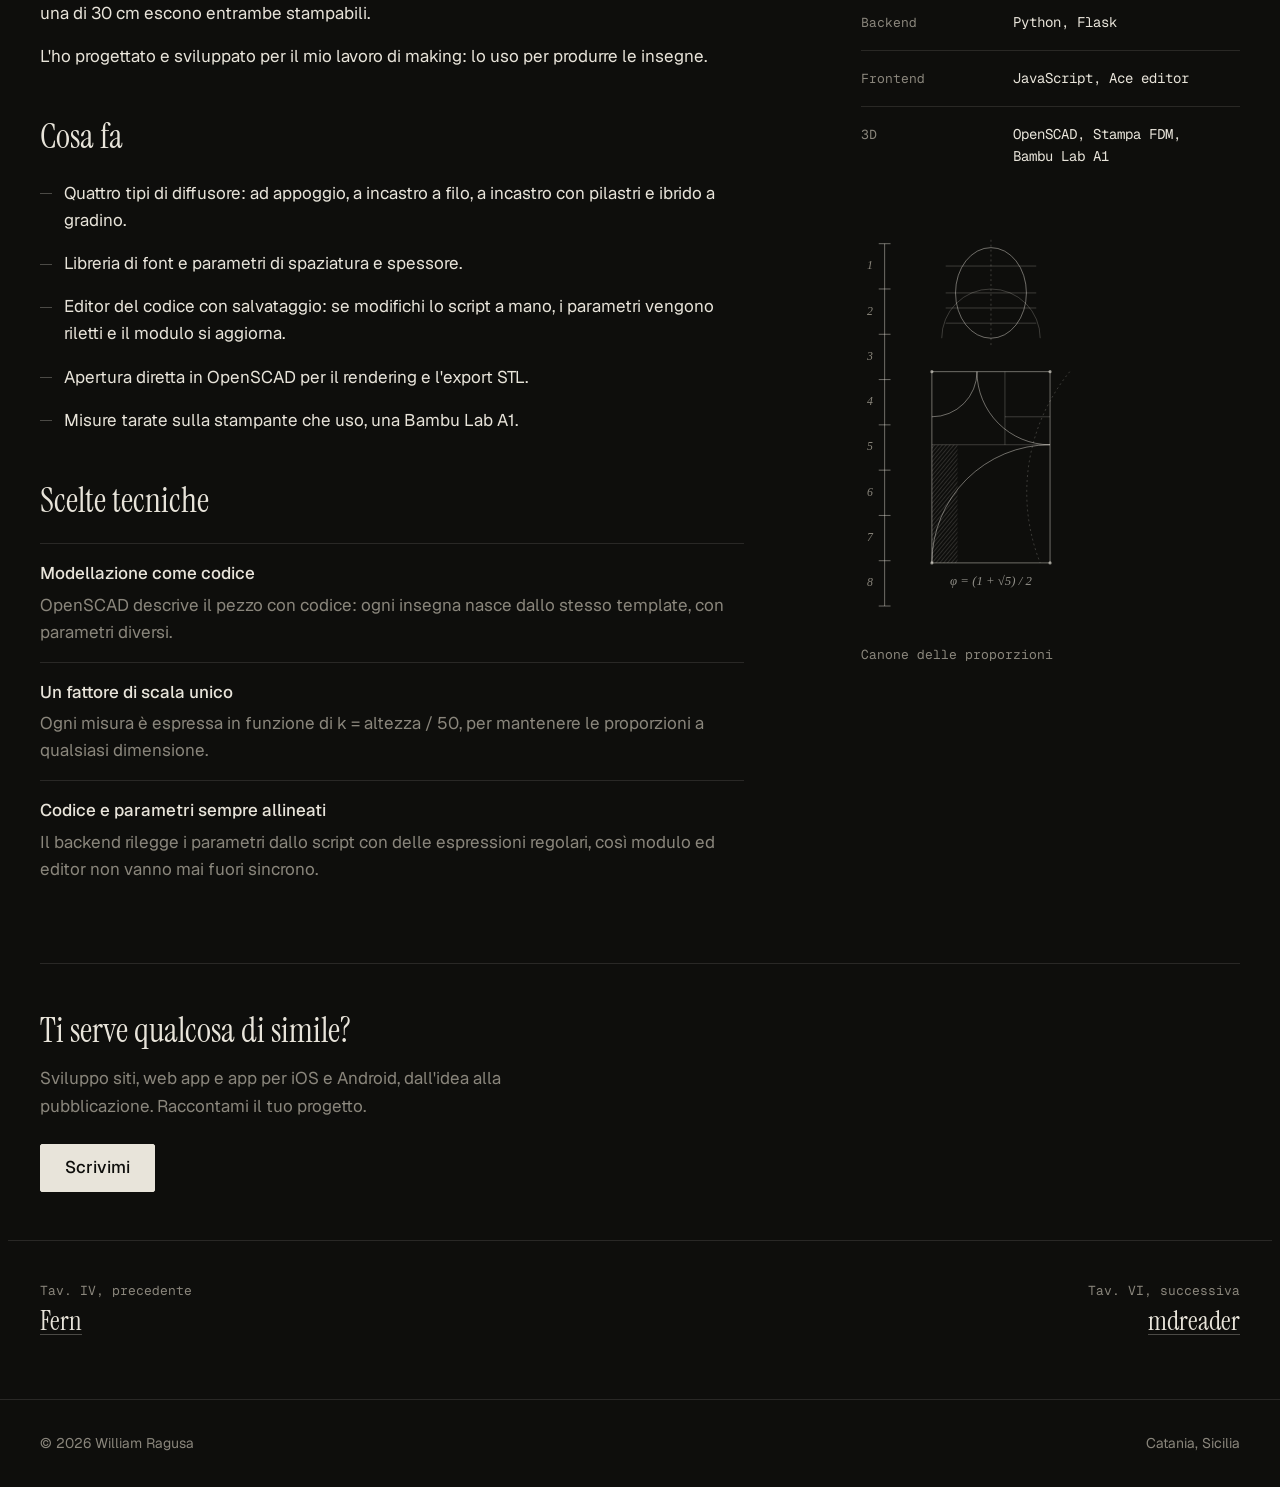
<file: progetti/signforge.html>
<!doctype html>
<html lang="it">
  <head>
    <meta charset="utf-8" />
    <meta name="viewport" content="width=device-width, initial-scale=1" />
    <title>SignForge · Strumento interno · stampa 3D · William Ragusa</title>
    <meta name="description" content="La web app che uso per progettare le insegne luminose che stampo in 3D: scrivi il testo, scegli il font e ottieni il modello pronto per la stampa." />
    <meta name="author" content="William Ragusa" />
    <meta name="theme-color" content="#0E0E0C" />
    <link href="https://rocketxx.github.io/progetti/signforge.html" rel="canonical"/>
    <meta content="website" property="og:type"/>
    <meta content="https://rocketxx.github.io/progetti/signforge.html" property="og:url"/>
    <meta content="William Ragusa" property="og:site_name"/>
    <meta content="it_IT" property="og:locale"/>
    <meta content="SignForge · Strumento interno · stampa 3D · William Ragusa" property="og:title"/>
    <meta content="La web app che uso per progettare le insegne luminose che stampo in 3D: scrivi il testo, scegli il font e ottieni il modello pronto per la stampa." property="og:description"/>
    <meta content="https://rocketxx.github.io/og-image.png" property="og:image"/>
    <meta content="summary_large_image" name="twitter:card"/>
    <link rel="icon" href="../favicon.svg" type="image/svg+xml" />
    <link rel="icon" href="../favicon.ico" sizes="32x32" />
    <link rel="apple-touch-icon" href="../assets/img/apple-touch-icon.png" />
    <link rel="preload" href="../assets/fonts/instrument-serif-latin.woff2" as="font" type="font/woff2" crossorigin />
    <link rel="stylesheet" href="../assets/css/style.css" />
    <script type="application/ld+json">
      {
        "@context": "https://schema.org",
        "@type": "SoftwareApplication",
        "name": "SignForge",
        "description": "La web app che uso per progettare le insegne luminose che stampo in 3D: scrivi il testo, scegli il font e ottieni il modello pronto per la stampa.",
        "url": "https://rocketxx.github.io/progetti/signforge.html",
        "author": {
          "@type": "Person",
          "name": "William Ragusa",
          "url": "https://rocketxx.github.io/"
        },
        "inLanguage": "it",
        "applicationCategory": "UtilitiesApplication"
      }
    </script>
  </head>
  <body>
    <a class="skip-link" href="#main">Vai al contenuto</a>
    <header class="site-header">
      <div class="wrap">
        <a class="brand" href="../index.html">
          <img class="brand-avatar" src="../assets/img/avatar.webp" alt="" width="40" height="40" />
          <span class="brand-text"><b>rocketxx</b><span>William Ragusa</span></span>
        </a>
        <nav class="site-nav" aria-label="Sezioni">
          <ul role="list">
            <li><a href="../index.html#progetti">Progetti</a></li>
            <li><a href="../index.html#esperimenti">Esperimenti</a></li>
            <li><a href="../index.html#lavori">Lavori</a></li>
            <li><a href="../index.html#chi-sono">Chi sono</a></li>
            <li><a href="../index.html#contatti">Contatti</a></li>
          </ul>
        </nav>
        <details class="indice">
          <summary>Indice</summary>
          <nav aria-label="Indice">
            <ol role="list">
              <li><a href="../index.html#progetti"><span>Progetti in produzione</span><span class="leader"></span><span class="ref">Tav. II–III</span></a></li>
              <li><a href="../index.html#esperimenti"><span>Esperimenti</span><span class="leader"></span><span class="ref">Tav. IV–IX</span></a></li>
              <li><a href="../index.html#lavori"><span>Lavori</span><span class="leader"></span><span class="ref">Tav. X–XI</span></a></li>
              <li><a href="../index.html#chi-sono"><span>Chi sono</span><span class="leader"></span><span class="ref">percorso</span></a></li>
              <li><a href="../index.html#contatti"><span>Contatti</span><span class="leader"></span><span class="ref">email</span></a></li>
            </ol>
          </nav>
        </details>
      </div>
    </header>

    <main id="main" class="project-page"><div class="equations" aria-hidden="true">
          <math style="top: 7%; --x: 0.62; --d: 0.4s">
            <mi>F</mi><mo>=</mo><mi>G</mi>
            <mfrac>
              <mrow><msub><mi>m</mi><mn>1</mn></msub><msub><mi>m</mi><mn>2</mn></msub></mrow>
              <msup><mi>r</mi><mn>2</mn></msup>
            </mfrac>
          </math>
          <!-- galassia a spirale -->
          <svg class="glyph" style="top: 20%; --x: 0.12; --d: 0.8s" viewBox="0 0 160 160">
            <g class="spin-slow">
              <g transform="rotate(-25 80 80)">
                <ellipse class="faint" cx="80" cy="80" rx="72" ry="44" stroke-dasharray="2 6" />
                <path d="M84.0 80.0L84.2 80.9L83.8 81.8L82.9 82.8L81.3 83.5L79.3 84.0L76.8 84.0L74.3 83.4L71.9 82.3L70.1 80.7L69.3 78.5L69.7 76.1L71.6 73.7L75.1 71.6L80.0 70.1L86.0 69.7L92.5 70.6L98.9 72.9L104.0 76.7L107.1 81.8L107.2 87.8L103.6 94.1L96.0 99.9L84.6 104.3L70.0 106.4L53.4 105.4L36.8 100.7L22.3 92.1L12.4 80.0" />
                <path d="M76.0 80.0L75.8 79.1L76.2 78.2L77.1 77.2L78.7 76.5L80.7 76.0L83.2 76.0L85.7 76.6L88.1 77.7L89.9 79.3L90.7 81.5L90.3 83.9L88.4 86.3L84.9 88.4L80.0 89.9L74.0 90.3L67.5 89.4L61.1 87.1L56.0 83.3L52.9 78.2L52.8 72.2L56.4 65.9L64.0 60.1L75.4 55.7L90.0 53.6L106.6 54.6L123.2 59.3L137.7 67.9L147.6 80.0" />
                <circle class="dot" cx="80" cy="80" r="3" />
                <circle class="faint" cx="80" cy="80" r="9" />
                <circle class="dot" cx="104" cy="96" r="1.4" />
                <circle class="dot" cx="58" cy="62" r="1.2" />
                <circle class="dot" cx="122" cy="62" r="1.4" />
                <circle class="dot" cx="34" cy="96" r="1.2" />
                <circle class="dot" cx="96" cy="58" r="1" />
              </g>
            </g>
          </svg>
          <math style="top: 44%; --x: 0.78; --d: 1.2s">
            <msup><mo>∇</mo><mn>2</mn></msup><mi>φ</mi><mo>=</mo><mn>0</mn>
          </math>
          <!-- sfera con assi cartesiani -->
          <svg class="glyph" style="top: 55%; --x: 0.3; --d: 1.6s" viewBox="0 0 150 150">
            <circle cx="75" cy="80" r="45" />
            <ellipse class="faint" cx="75" cy="80" rx="45" ry="13" />
            <ellipse class="faint" cx="75" cy="80" rx="16" ry="45" />
            <path d="M75 80V16M71 23l4-7 4 7M75 80L28 122M30 114l-2 8 8-3M75 80l66 14M133 89l8 5-9 3" />
            <circle class="dot" cx="75" cy="80" r="2.5" />
            <text x="82" y="20">z</text>
            <text x="18" y="134">x</text>
            <text x="138" y="110">y</text>
          </svg>
          
          <!-- sistema solare: orbite concentriche -->
          <svg class="glyph" style="top: 80%; --x: 0.66; --d: 2.4s" viewBox="0 0 150 150">
            <circle class="dot" cx="75" cy="75" r="4" />
            <circle class="faint" cx="75" cy="75" r="22" />
            <circle cx="75" cy="75" r="40" stroke-dasharray="3 5" />
            <circle class="faint" cx="75" cy="75" r="60" />
            <circle class="dot" cx="97" cy="75" r="2" />
            <circle class="dot" cx="47" cy="47" r="2.5" />
            <circle class="dot" cx="117" cy="117" r="3" />
          </svg>
        </div><div class="equations right" aria-hidden="true">
          <math style="top: 5%; --x: 0.18; --d: 0.6s">
            <msup><mi>T</mi><mn>2</mn></msup><mo>=</mo>
            <mfrac>
              <mrow><mn>4</mn><msup><mi>π</mi><mn>2</mn></msup></mrow>
              <mrow><mi>G</mi><mi>M</mi></mrow>
            </mfrac>
            <msup><mi>a</mi><mn>3</mn></msup>
          </math>
          <!-- orbita di Keplero: ellisse, fuochi, raggio vettore -->
          <svg class="glyph" style="top: 22%; --x: 0.7; --d: 1s" viewBox="0 0 170 120">
            <ellipse cx="85" cy="60" rx="70" ry="42" />
            <path class="faint" d="M15 60H155M85 18V102" stroke-dasharray="2 5" />
            <circle class="dot" cx="141" cy="60" r="4" />
            <path class="faint" d="M25 60h8M29 56v8" />
            <path d="M141 60L50 23.6" />
            <circle class="dot" cx="50" cy="23.6" r="3.5" />
            <text x="88" y="56">a</text>
            <text x="90" y="34">r</text>
            <text x="22" y="76">F₁</text>
            <text x="134" y="78">F₂</text>
          </svg>
          
          
          <math style="top: 52%; --x: 0.25; --d: 2.2s">
            <msup><mi>v</mi><mn>2</mn></msup><mo>=</mo><mi>G</mi><mi>M</mi>
            <mrow>
              <mo>(</mo>
              <mfrac><mn>2</mn><mi>r</mi></mfrac><mo>−</mo><mfrac><mn>1</mn><mi>a</mi></mfrac>
              <mo>)</mo>
            </mrow>
          </math>
          <!-- spirale aurea nei rettangoli -->
          <svg class="glyph" style="top: 74%; --x: 0.82; --d: 2.6s" viewBox="-2 -2 166 116">
            <path class="faint" d="M0 0H161.8V100H0ZM100 0V100M100 61.8H161.8M123.6 61.8V100M100 76.4H123.6M114.6 61.8V76.4" />
            <path d="M0 100A100 100 0 0 1 100 0A61.8 61.8 0 0 1 161.8 61.8A38.2 38.2 0 0 1 123.6 100A23.6 23.6 0 0 1 100 76.4A14.6 14.6 0 0 1 114.6 61.8" />
            <text x="2" y="113">φ = 1.618…</text>
          </svg>
        </div>
<div class="wrap">
<nav aria-label="Percorso" class="crumbs">
<ol role="list">
<li><a href="../index.html#esperimenti">Esperimenti</a></li>
<li aria-current="page">SignForge</li>
</ol>
</nav>
<header class="project-hero"><p class="tav-label">Tav. V</p>
<p class="eyebrow">Strumento interno · stampa 3D</p>
<h1>SignForge</h1>
<p class="project-lead">La web app che uso per progettare le insegne luminose che stampo in 3D: scrivi il testo, scegli il font e ottieni il modello pronto per la stampa.</p>
<p class="badges"><span class="badge badge-private">Strumento interno</span><span class="badge badge-private">Codice privato</span></p>
<div class="project-actions"><p class="private-note">Il codice è privato. Se vuoi vederlo in azione, <a href="../index.html#contatti">scrivimi</a>.</p></div>
</header>
<div class="media">
<div aria-label="Foto e video delle insegne stampate" class="media-trio" role="group">
<figure>
<button aria-label="Ingrandisci: Insegna LED appena stampata, accesa di luce rossa, appoggiata sul piano della stampante Bambu Lab A1." class="shot" popovertarget="pop-0" type="button"><img alt="Insegna LED appena stampata, accesa di luce rossa, appoggiata sul piano della stampante Bambu Lab A1." height="1333" loading="eager" src="../assets/img/progetti/signforge/insegna-idle.webp" width="1000"/></button><div class="shot-pop" id="pop-0" popover=""><img alt="Insegna LED appena stampata, accesa di luce rossa, appoggiata sul piano della stampante Bambu Lab A1." decoding="async" loading="lazy" src="../assets/img/progetti/signforge/insegna-idle.webp"/><p><span>Insegna LED appena stampata, accesa di luce rossa, appoggiata sul piano della stampante Bambu Lab A1.</span><button class="text-btn" popovertarget="pop-0" popovertargetaction="hide" type="button">Chiudi</button></p></div>
<figcaption>Appena uscita dalla stampante, già accesa.</figcaption>
</figure>
<figure>
<div class="shot"><video aria-label="Video di un'insegna LED rossa accesa sul piano della stampante 3D." autoplay="" height="832" loop="" muted="" playsinline="" poster="../assets/img/progetti/signforge/video-poster.webp" preload="metadata" src="../assets/signforge-insegna.mp4" width="464"></video></div>
<figcaption>La luce attraverso il diffusore.</figcaption>
</figure>
<figure>
<button aria-label="Ingrandisci: Insegna «Dreams» con lettere bianche su base blu, sul piano della stampante." class="shot" popovertarget="pop-1" type="button"><img alt="Insegna «Dreams» con lettere bianche su base blu, sul piano della stampante." height="1333" loading="lazy" src="../assets/img/progetti/signforge/insegna-dreams.webp" width="1000"/></button><div class="shot-pop" id="pop-1" popover=""><img alt="Insegna «Dreams» con lettere bianche su base blu, sul piano della stampante." decoding="async" loading="lazy" src="../assets/img/progetti/signforge/insegna-dreams.webp"/><p><span>Insegna «Dreams» con lettere bianche su base blu, sul piano della stampante.</span><button class="text-btn" popovertarget="pop-1" popovertargetaction="hide" type="button">Chiudi</button></p></div>
<figcaption>«Dreams»: base blu e lettere bianche.</figcaption>
</figure>
</div>

</div>
<div class="project-body">
<div><svg class="fregio-band" viewBox="0 0 360 100" aria-hidden="true" focusable="false"><defs><pattern id="hatch-le" width="3" height="3" patternUnits="userSpaceOnUse" patternTransform="rotate(35)"><line class="hatch" x1="0" y1="0" x2="0" y2="3" /></pattern></defs><rect x="24" y="17" width="62" height="62" /><circle cx="55" cy="41" r="38" /><path class="faint" d="M24 17L86 79M86 17L24 79" stroke-dasharray="2 3" /><path class="faint" d="M55 11V85M18 48H92" /><circle class="dot" cx="55" cy="41" r="1.8" /><circle class="faint" cx="180" cy="46" r="30" /><circle cx="180" cy="46" r="15" /><circle cx="193" cy="53.5" r="15" /><circle cx="180" cy="61" r="15" /><circle cx="167" cy="53.5" r="15" /><circle cx="167" cy="38.5" r="15" /><circle cx="180" cy="31" r="15" /><circle cx="193" cy="38.5" r="15" /><path d="M300 10L331.2 28L331.2 64L300 82L268.8 64L268.8 28Z" /><path class="faint" d="M300 63L285.3 37.5L314.7 37.5Z" stroke-dasharray="2 3" /><path class="faint" d="M300 63L331.2 64" stroke-dasharray="2 3" /><path class="faint" d="M300 63L300 82" stroke-dasharray="2 3" /><path class="faint" d="M300 63L268.8 64" stroke-dasharray="2 3" /><path class="faint" d="M285.3 37.5L268.8 64" stroke-dasharray="2 3" /><path class="faint" d="M285.3 37.5L268.8 28" stroke-dasharray="2 3" /><path class="faint" d="M285.3 37.5L300 10" stroke-dasharray="2 3" /><path class="faint" d="M314.7 37.5L300 10" stroke-dasharray="2 3" /><path class="faint" d="M314.7 37.5L331.2 28" stroke-dasharray="2 3" /><path class="faint" d="M314.7 37.5L331.2 64" stroke-dasharray="2 3" /><path d="M300 29L314.7 54.5L285.3 54.5Z" /><path d="M300 29L268.8 28" /><path d="M300 29L300 10" /><path d="M300 29L331.2 28" /><path d="M314.7 54.5L331.2 28" /><path d="M314.7 54.5L331.2 64" /><path d="M314.7 54.5L300 82" /><path d="M285.3 54.5L300 82" /><path d="M285.3 54.5L268.8 64" /><path d="M285.3 54.5L268.8 28" /><circle class="dot" cx="300" cy="10" r="1.3" /><circle class="dot" cx="331.2" cy="28" r="1.3" /><circle class="dot" cx="331.2" cy="64" r="1.3" /><circle class="dot" cx="300" cy="82" r="1.3" /><circle class="dot" cx="268.8" cy="64" r="1.3" /><circle class="dot" cx="268.8" cy="28" r="1.3" /><circle class="dot" cx="300" cy="29" r="1.3" /><circle class="dot" cx="314.7" cy="54.5" r="1.3" /><circle class="dot" cx="285.3" cy="54.5" r="1.3" /><text x="180" y="96" text-anchor="middle">De divina proportione</text></svg>
<section aria-labelledby="h-what"><h2 id="h-what">Di cosa si tratta</h2><div class="prose"><p>Realizzo insegne LED con la stampa 3D. Ogni insegna è fatta di due pezzi: la base, con le lettere cave in cui passa la striscia LED, e il diffusore traslucido che uniforma la luce. Disegnarle a mano per ogni scritta richiedeva ore.</p><p>SignForge genera uno script OpenSCAD parametrico a partire da testo, font e poche misure. Le dimensioni strutturali scalano con l'altezza del testo, così una scritta di 3 cm e una di 30 cm escono entrambe stampabili.</p><p>L'ho progettato e sviluppato per il mio lavoro di making: lo uso per produrre le insegne.</p></div></section>
<section aria-labelledby="h-feat"><h2 id="h-feat">Cosa fa</h2><ul class="features" role="list"><li>Quattro tipi di diffusore: ad appoggio, a incastro a filo, a incastro con pilastri e ibrido a gradino.</li><li>Libreria di font e parametri di spaziatura e spessore.</li><li>Editor del codice con salvataggio: se modifichi lo script a mano, i parametri vengono riletti e il modulo si aggiorna.</li><li>Apertura diretta in OpenSCAD per il rendering e l'export STL.</li><li>Misure tarate sulla stampante che uso, una Bambu Lab A1.</li></ul></section>
<section aria-labelledby="h-choices"><h2 id="h-choices">Scelte tecniche</h2><ul class="choices" role="list"><li><b>Modellazione come codice</b><span>OpenSCAD descrive il pezzo con codice: ogni insegna nasce dallo stesso template, con parametri diversi.</span></li><li><b>Un fattore di scala unico</b><span>Ogni misura è espressa in funzione di k = altezza / 50, per mantenere le proporzioni a qualsiasi dimensione.</span></li><li><b>Codice e parametri sempre allineati</b><span>Il backend rilegge i parametri dallo script con delle espressioni regolari, così modulo ed editor non vanno mai fuori sincrono.</span></li></ul></section>
</div>
<aside aria-label="Scheda del progetto" class="facts">
<dl>
<div><dt>Ruolo</dt><dd>Progettazione e sviluppo</dd></div><div><dt>Uso</dt><dd>Interno, per la mia produzione di insegne</dd></div><div><dt>Codice</dt><dd>Privato</dd></div>
<div><dt>Backend</dt><dd><ul class="stack-tags" role="list"><li>Python</li><li>Flask</li></ul></dd></div><div><dt>Frontend</dt><dd><ul class="stack-tags" role="list"><li>JavaScript</li><li>Ace editor</li></ul></dd></div><div><dt>3D</dt><dd><ul class="stack-tags" role="list"><li>OpenSCAD</li><li>Stampa FDM</li><li>Bambu Lab A1</li></ul></dd></div>
</dl>
<figure class="study" aria-hidden="true"><svg class="study-svg" viewBox="0 0 260 420" focusable="false"><defs><pattern id="h-prop" width="3" height="3" patternUnits="userSpaceOnUse" patternTransform="rotate(40)"><line class="hatch" x1="0" y1="0" x2="0" y2="3" /></pattern></defs><path d="M24 20V388" /><path d="M18 20H30" /><text x="12" y="46" text-anchor="end">1</text><path d="M18 66H30" /><text x="12" y="92" text-anchor="end">2</text><path d="M18 112H30" /><text x="12" y="138" text-anchor="end">3</text><path d="M18 158H30" /><text x="12" y="184" text-anchor="end">4</text><path d="M18 204H30" /><text x="12" y="230" text-anchor="end">5</text><path d="M18 250H30" /><text x="12" y="276" text-anchor="end">6</text><path d="M18 296H30" /><text x="12" y="322" text-anchor="end">7</text><path d="M18 342H30" /><text x="12" y="368" text-anchor="end">8</text><path d="M18 388H30" /><ellipse cx="132" cy="70" rx="36" ry="46" /><path class="faint" d="M132 16V124" stroke-dasharray="2 3" /><path class="faint" d="M86 42.7H178" /><path class="faint" d="M86 70H178" /><path class="faint" d="M86 85.3H178" /><path class="faint" d="M86 100.7H178" /><path class="faint" d="M82 116A50 50 0 0 1 182 116" /><rect x="72" y="150" width="120" height="194.2" /><path class="faint" d="M72 224.2H192" /><path class="faint" d="M146.2 150V224.2" /><path class="faint" d="M146.2 195.8H192" /><path d="M72 344.2A120 120 0 0 1 192 224.2A74.2 74.2 0 0 1 117.8 150A45.8 45.8 0 0 1 72 195.8" /><path fill="url(#h-prop)" stroke="none" d="M72 224.2H98 V344.2 H72Z" /><path class="faint" d="M212 150A194.2 194.2 0 0 0 182 344.2" stroke-dasharray="2 3" /><circle class="dot" cx="72" cy="150" r="1.6" /><circle class="dot" cx="192" cy="150" r="1.6" /><circle class="dot" cx="72" cy="344.2" r="1.6" /><circle class="dot" cx="192" cy="344.2" r="1.6" /><text class="formula" x="132" y="366.2" text-anchor="middle">φ = (1 + √5) / 2</text></svg><figcaption>Canone delle proporzioni</figcaption></figure></aside>
</div>
<section aria-labelledby="h-cta" class="cta-band">
<h2 id="h-cta">Ti serve qualcosa di simile?</h2>
<p>Sviluppo siti, web app e app per iOS e Android, dall'idea alla pubblicazione. Raccontami il tuo progetto.</p>
<a class="btn btn-primary" href="../index.html#contatti">Scrivimi</a>
</section>
</div>
<nav aria-label="Altre tavole" class="pager wrap"><a class="prev" href="fern.html" rel="prev"><span class="pager-label">Tav. IV, precedente</span><b>Fern</b></a><a class="next" href="mdreader.html" rel="next"><span class="pager-label">Tav. VI, successiva</span><b>mdreader</b></a></nav>
</main>

    <footer class="site-footer">
      <div class="wrap">
        <p>© 2026 William Ragusa</p>
        <p>Catania, Sicilia</p>
      </div>
    </footer>
  </body>
</html>
</file>
<file: assets/css/style.css>
/* William Ragusa — design system
   Una tavola incisa: inchiostro, carta, ottone. Nessun JS. */

@font-face {
  font-family: "Instrument Serif";
  src: url("../fonts/instrument-serif-latin.woff2") format("woff2");
  font-weight: 400;
  font-style: normal;
  font-display: swap;
}
@font-face {
  font-family: "Geist";
  src: url("../fonts/geist-latin.woff2") format("woff2");
  font-weight: 400 600;
  font-style: normal;
  font-display: swap;
}
@font-face {
  font-family: "Geist Mono";
  src: url("../fonts/geist-mono-latin.woff2") format("woff2");
  font-weight: 400 500;
  font-style: normal;
  font-display: swap;
}

:root {
  color-scheme: dark;

  --bg: #0e0e0c;
  --surface: #161614;
  --text: #e8e4da;
  --muted: #8a867c;
  --rule: rgba(232, 228, 218, 0.12);
  --rule-strong: rgba(232, 228, 218, 0.28);
  --accent: #c8a15a;

  --serif: "Instrument Serif", "Iowan Old Style", Georgia, serif;
  --sans: "Geist", system-ui, -apple-system, "Segoe UI", sans-serif;
  --mono: "Geist Mono", ui-monospace, "Cascadia Mono", Consolas, monospace;

  /* scala 1.25 sul corpo da 17px */
  --fs-sm: 0.8125rem;
  --fs-14: 0.875rem;
  --fs-body: 1.0625rem;
  --fs-21: 1.3125rem;
  --fs-27: 1.6875rem;
  --fs-34: 2.125rem;
  --fs-44: 2.75rem;
  --fs-display: clamp(3rem, 7vw, 6rem);

  /* spaziatura a multipli di 8px */
  --s1: 0.5rem;
  --s2: 1rem;
  --s3: 1.5rem;
  --s4: 2rem;
  --s5: 2.5rem;
  --s6: 3rem;
  --s8: 4rem;
  --s10: 5rem;
  --s12: 6rem;
  --s16: 8rem;

  --gutter: 1rem;
  --max: 75rem;
  --radius: 2px;
}

*,
*::before,
*::after {
  box-sizing: border-box;
}

html {
  overflow-x: clip;
  -webkit-text-size-adjust: 100%;
  text-size-adjust: 100%;
  scroll-behavior: smooth;
  scroll-padding-top: var(--s4);
}

body {
  margin: 0;
  background: var(--bg);
  color: var(--text);
  font-family: var(--sans);
  font-size: var(--fs-body);
  line-height: 1.6;
  font-feature-settings: "ss01";
  overflow-x: clip;
}

img,
svg,
video,
picture {
  display: block;
  max-width: 100%;
}

h1,
h2,
h3,
h4,
p,
ul,
ol,
dl,
dd,
figure {
  margin: 0;
}

ul[role="list"],
ol[role="list"] {
  list-style: none;
  padding: 0;
}

a {
  color: inherit;
  text-decoration-line: underline;
  text-decoration-color: var(--rule-strong);
  text-decoration-thickness: 1px;
  text-underline-offset: 0.22em;
  transition: text-decoration-color 0.15s;
}
a:hover {
  text-decoration-color: currentColor;
}

:focus-visible {
  outline: 2px solid var(--accent);
  outline-offset: 3px;
  border-radius: var(--radius);
}

::selection {
  background: var(--accent);
  color: var(--bg);
}

.sr-only {
  position: absolute;
  width: 1px;
  height: 1px;
  padding: 0;
  margin: -1px;
  overflow: hidden;
  clip: rect(0, 0, 0, 0);
  white-space: nowrap;
  border: 0;
}

.skip-link {
  position: absolute;
  left: var(--gutter);
  top: -100px;
  z-index: 10;
  padding: var(--s1) var(--s2);
  background: var(--text);
  color: var(--bg);
  border-radius: var(--radius);
  text-decoration: none;
}
.skip-link:focus {
  top: var(--s2);
}

.wrap {
  width: 100%;
  max-width: calc(var(--max) + 2 * var(--gutter));
  margin-inline: auto;
  padding-inline: var(--gutter);
}

.grid {
  display: grid;
  grid-template-columns: repeat(12, minmax(0, 1fr));
  column-gap: var(--s3);
}

.mono {
  font-family: var(--mono);
  font-size: var(--fs-14);
  letter-spacing: 0;
}

.muted {
  color: var(--muted);
}

/* ---------- header ---------- */

.site-header {
  border-bottom: 1px solid var(--rule);
}
.site-header .wrap {
  display: flex;
  flex-wrap: wrap;
  align-items: center;
  justify-content: space-between;
  column-gap: var(--s3);
  row-gap: var(--s1);
  padding-block: var(--s2);
}
.brand {
  display: inline-flex;
  align-items: center;
  gap: 0.65rem;
  min-height: 48px;
  text-decoration: none;
}
.brand-avatar {
  width: 2.5rem;
  height: 2.5rem;
  flex: none;
  border-radius: 50%;
  box-shadow: 0 0 0 1px var(--rule-strong);
}
.brand-text {
  display: grid;
  line-height: 1.15;
}
.brand-text b {
  font-size: var(--fs-body);
  font-weight: 500;
  letter-spacing: -0.01em;
}
.brand-text span {
  font-size: var(--fs-sm);
  color: var(--muted);
}
.site-nav ul {
  display: flex;
  flex-wrap: wrap;
  gap: var(--s1) var(--s3);
}
.site-nav a {
  font-size: var(--fs-14);
  color: var(--muted);
  text-decoration: none;
}
.site-nav a:hover,
.site-nav a[aria-current] {
  color: var(--text);
}

/* ---------- hero ---------- */

.hero {
  position: relative;
}
.hero .wrap {
  padding-block: var(--s5) var(--s10);
  row-gap: var(--s5);
  align-items: center;
}
.hero-text {
  grid-column: 1 / -1;
}
.hero h1 {
  font-family: var(--serif);
  font-weight: 400;
  font-size: var(--fs-display);
  line-height: 0.92;
  letter-spacing: -0.02em;
}
.hero h1::after {
  content: "";
  display: block;
  width: var(--s12);
  height: 2px;
  margin-top: var(--s3);
  background: var(--accent);
}
.lede {
  margin-top: var(--s3);
  max-width: 30ch;
  font-size: var(--fs-21);
  line-height: 1.4;
}
.hero-sub {
  margin-top: var(--s2);
  max-width: 46ch;
  color: var(--muted);
}
.actions {
  display: flex;
  flex-wrap: wrap;
  gap: var(--s2);
  margin-top: var(--s4);
}

.btn {
  display: inline-flex;
  align-items: center;
  min-height: 48px;
  padding: 0 var(--s3);
  border: 1px solid var(--rule-strong);
  border-radius: var(--radius);
  font-size: var(--fs-body);
  font-weight: 500;
  text-decoration: none;
  transition: border-color 0.15s, background-color 0.15s;
}
.btn:hover {
  border-color: var(--text);
}
.btn-primary {
  background: var(--text);
  border-color: var(--text);
  color: var(--bg);
}
.btn-primary:hover {
  background: #fff;
  border-color: #fff;
}

/* tavola: immagine e overlay condividono lo stesso riquadro */
.plate {
  grid-column: 1 / -1;
  justify-self: center;
}
.plate-frame {
  position: relative;
  aspect-ratio: 870 / 1360;
  height: min(26rem, 62svh);
}
.plate-frame picture,
.plate-frame img,
.plate-frame svg {
  position: absolute;
  inset: 0;
  width: 100%;
  height: 100%;
}
.plate figcaption {
  margin-top: var(--s2);
  max-width: 34ch;
  font-size: var(--fs-sm);
  color: var(--muted);
}

.overlay {
  overflow: visible;
  pointer-events: none;
  --sw: 3.4;
}
.overlay .line {
  fill: none;
  stroke: var(--text);
  stroke-opacity: 0.5;
  stroke-width: var(--sw);
}
.overlay .faint {
  stroke-opacity: 0.28;
}
.overlay .accent {
  stroke: var(--accent);
  stroke-opacity: 1;
}
.overlay .planet {
  fill: var(--text);
}
.overlay text {
  font-family: var(--mono);
  font-size: 40px;
  fill: var(--muted);
}
.overlay text.accent {
  fill: var(--accent);
  stroke: none;
}

.overlay .draw {
  stroke-dasharray: 1;
  stroke-dashoffset: 1;
  animation: draw 0.8s cubic-bezier(0.3, 0, 0.2, 1) forwards;
  animation-delay: var(--d, 0s);
}
.overlay .appear {
  opacity: 0;
  animation: appear 0.4s ease-out forwards;
  animation-delay: var(--d, 0s);
}
.overlay .spin {
  transform-box: view-box;
  transform-origin: 427.5px 124px;
  animation: spin 160s linear infinite;
}

@keyframes draw {
  to {
    stroke-dashoffset: 0;
  }
}
@keyframes appear {
  to {
    opacity: 1;
  }
}
@keyframes spin {
  to {
    transform: rotate(360deg);
  }
}

/* equazioni a margine: solo dove c'è margine vero */
.equations {
  display: none;
}

/* ---------- sezioni ---------- */

.section {
  padding-block: var(--s10);
}
.section + .section {
  padding-top: 0;
}
.section-head {
  grid-column: 1 / -1;
  margin-bottom: var(--s4);
}
.section-head h2 {
  font-family: var(--serif);
  font-weight: 400;
  font-size: var(--fs-44);
  line-height: 1;
  letter-spacing: -0.01em;
}
.section-head p {
  margin-top: var(--s2);
  max-width: 36ch;
  color: var(--muted);
}
.section-body {
  grid-column: 1 / -1;
  min-width: 0;
}

.degree {
  display: flex;
  align-items: center;
  gap: var(--s2);
  margin-top: var(--s5);
  font-size: var(--fs-14);
  line-height: 1.5;
  color: var(--muted);
}
.degree strong {
  color: var(--text);
  font-weight: 500;
}
.unict-logo {
  width: 6.5rem;
  height: auto;
  flex: none;
  opacity: 0.9;
}

/* prodotti in produzione: screenshot del telefono accanto al testo */
.products > li {
  display: grid;
  grid-template-columns: 7.5rem minmax(0, 1fr);
  gap: var(--s3);
  align-items: start;
  padding-block: var(--s4);
  border-top: 1px solid var(--rule);
}
/* cornice iPhone in CSS: scocca, schermo arrotondato, tasti laterali */
.iphone {
  position: relative;
  padding: 5.5%;
  border: 1px solid var(--rule-strong);
  border-radius: 18% / 8.4%;
  background: #1b1b19;
}
.iphone::before,
.iphone::after {
  content: "";
  position: absolute;
  width: 3px;
  border-radius: 2px;
  background: #2c2c29;
}
.iphone::before {
  left: -4px;
  top: 19%;
  height: 13%;
}
.iphone::after {
  right: -4px;
  top: 25%;
  height: 9%;
}
.product-shot {
  display: block;
  width: 100%;
  height: auto;
  aspect-ratio: 9 / 19.5;
  object-fit: cover;
  object-position: top;
  border-radius: 13% / 6%;
  background: #000;
}
.products .status {
  color: var(--muted);
}
.products h3 {
  margin-top: var(--s1);
  font-family: var(--serif);
  font-weight: 400;
  font-size: var(--fs-44);
  line-height: 1;
}
.products h3 a {
  text-decoration-thickness: 1px;
  text-underline-offset: 0.12em;
}
.products h3 a:hover {
  text-decoration-color: currentColor;
}
.product-desc {
  margin-top: var(--s2);
  max-width: 60ch;
  font-size: var(--fs-21);
  line-height: 1.45;
}
.product-role {
  margin-top: var(--s2);
  max-width: 64ch;
  color: var(--muted);
}

/* indice del libro: sostituisce la nav sotto i 48em */
.indice,
.sum-mob,
.more-tav {
  display: none;
}
.indice summary {
  display: flex;
  align-items: center;
  gap: var(--s1);
  min-height: 48px;
  font-size: var(--fs-body);
  cursor: pointer;
  list-style: none;
}
.indice summary::-webkit-details-marker {
  display: none;
}
.indice summary::after {
  content: "+";
  font-family: var(--mono);
  color: var(--muted);
}
.indice[open] summary::after {
  content: "\2212";
}
.indice nav {
  position: absolute;
  left: 0;
  right: 0;
  top: 100%;
  z-index: 5;
  padding: var(--s1) var(--gutter) var(--s3);
  background: var(--bg);
  border-bottom: 1px solid var(--rule);
}
.indice a {
  display: flex;
  align-items: baseline;
  gap: var(--s1);
}
.indice a {
  padding-block: 0.75rem;
  text-decoration: none;
}
.leader {
  flex: 1;
  min-width: var(--s2);
  border-bottom: 1px dotted var(--rule-strong);
  translate: 0 -0.3em;
}
.ref {
  font-family: var(--mono);
  font-size: var(--fs-sm);
  color: var(--muted);
}

/* fascia incisa che apre ogni sezione su mobile e tablet: occupa lo stacco a tutta larghezza */
.fregio-band {
  display: block;
  width: 100%;
  height: auto;
  margin-bottom: var(--s4);
  overflow: visible;
  fill: none;
  stroke: var(--text);
  stroke-width: 1;
  stroke-opacity: 0.55;
}
.fregio-band .faint {
  stroke-opacity: 0.28;
}
.fregio-band .dot,
.fregio-band .lit {
  fill: var(--text);
  stroke: none;
}
.fregio-band .lit {
  fill-opacity: 0.55;
}
/* corpi celesti: pieni del colore di fondo, così coprono ciò che sta dietro */
.fregio-band .body {
  fill: var(--bg);
}
.fregio-band .hatch {
  stroke: var(--text);
  stroke-width: 0.7;
  stroke-opacity: 0.6;
}
.fregio-band text.formula {
  font-size: 11px;
  fill: var(--text);
  fill-opacity: 0.7;
}
.fregio-band text {
  font-family: "Cambria Math", "STIX Two Math", math, serif;
  font-style: italic;
  font-size: 10px;
  fill: var(--muted);
  stroke: none;
}

/* tavole di studio sotto il titolo fisso delle sezioni (solo desktop) */
.study {
  display: none;
}
.study-svg {
  display: block;
  width: 100%;
  height: auto;
  max-height: calc(100svh - 20rem);
  overflow: visible;
  fill: none;
  stroke: var(--text);
  stroke-width: 0.9;
  stroke-opacity: 0.5;
}
.study-svg .faint {
  stroke-opacity: 0.25;
}
.study-svg .dot {
  fill: var(--text);
  fill-opacity: 0.6;
  stroke: none;
}
.study-svg .body {
  fill: var(--bg);
}
.study-svg .hatch {
  stroke: var(--text);
  stroke-width: 0.6;
  stroke-opacity: 0.5;
}
.study-svg text {
  font-family: "Cambria Math", "STIX Two Math", math, serif;
  font-style: italic;
  font-size: 12px;
  fill: var(--muted);
  stroke: none;
}
.study-svg text.formula {
  font-size: 13px;
  fill: var(--text);
  fill-opacity: 0.6;
}
.study figcaption {
  margin-top: var(--s1);
  font-family: var(--mono);
  font-size: var(--fs-sm);
  color: var(--muted);
}

/* ---------- esperimenti ---------- */

.lab {
  width: 100%;
  border-collapse: collapse;
  font-size: var(--fs-body);
}
.lab thead th {
  padding: 0 var(--s3) var(--s2) 0;
  text-align: left;
  font-family: var(--mono);
  font-size: var(--fs-sm);
  font-weight: 400;
  color: var(--muted);
}
.lab tbody {
  border-top: 1px solid var(--rule);
}
.lab td,
.lab tbody th {
  padding: var(--s3) var(--s3) var(--s1) 0;
  vertical-align: top;
  text-align: left;
  font-weight: 400;
}
.lab .n {
  width: 4.5rem;
  font-family: var(--mono);
  font-size: var(--fs-14);
  color: var(--accent);
  padding-top: calc(var(--s3) + 0.35em);
}
.lab .name {
  width: 14%;
  font-family: var(--serif);
  font-size: var(--fs-27);
  line-height: 1.1;
}
/* il nome porta alla tavola del progetto; sotto, cosa contiene */
.lab .name a {
  text-underline-offset: 0.18em;
}
.lab .name a:hover {
  text-decoration-color: currentColor;
}
.tav {
  display: block;
  margin-top: var(--s1);
  font-family: var(--mono);
  font-size: var(--fs-sm);
  line-height: 1.4;
  color: var(--muted);
}
.clients .tav {
  margin-top: 0.25rem;
}
.lab .hyp {
  width: 33%;
}
.lab .method {
  width: 17%;
  font-family: var(--mono);
  font-size: var(--fs-14);
  color: var(--muted);
  padding-top: calc(var(--s3) + 0.15em);
}
.lab .detail-row td {
  padding: 0 0 var(--s3);
}

details.more summary {
  display: inline-flex;
  gap: var(--s1);
  align-items: baseline;
  padding: var(--s1) 0;
  font-size: var(--fs-14);
  color: var(--muted);
  cursor: pointer;
  list-style: none;
}
details.more summary::-webkit-details-marker {
  display: none;
}
details.more summary::before {
  content: "+";
  font-family: var(--mono);
  width: 1ch;
}
details.more[open] summary::before {
  content: "\2212";
}
details.more summary:hover {
  color: var(--text);
}
.more-body {
  max-width: 68ch;
  padding: var(--s1) 0 var(--s1);
}
.more-body p + p {
  margin-top: var(--s1);
}
.more-facts {
  display: none;
}
.links {
  display: flex;
  flex-wrap: wrap;
  gap: var(--s1) var(--s3);
  margin-top: var(--s2);
  font-size: var(--fs-14);
}

.archive {
  margin-top: var(--s8);
  padding-top: var(--s3);
  border-top: 1px solid var(--rule);
}
.archive h3 {
  font-size: var(--fs-body);
  font-weight: 500;
}
.archive p {
  margin-top: var(--s1);
  max-width: 68ch;
  color: var(--muted);
}
.archive a {
  color: var(--text);
}

/* ---------- lavori ---------- */

.clients > li {
  display: grid;
  gap: var(--s1) var(--s3);
  padding-block: var(--s3);
  border-top: 1px solid var(--rule);
}
.clients h3 {
  font-family: var(--serif);
  font-weight: 400;
  font-size: var(--fs-27);
  line-height: 1.1;
}
.clients h3 a {
  text-decoration: none;
}
.clients p {
  max-width: 60ch;
}
.clients h3 + p {
  margin-top: var(--s1);
}
.clients .status {
  color: var(--muted);
}

.subhead {
  margin-top: var(--s8);
  margin-bottom: var(--s3);
  font-family: var(--serif);
  font-weight: 400;
  font-size: var(--fs-34);
  line-height: 1.1;
}

.services {
  display: grid;
  gap: var(--s4) var(--s5);
}
.services h4 {
  font-size: var(--fs-21);
  font-weight: 500;
  line-height: 1.3;
}
.services p {
  margin-top: var(--s1);
  max-width: 44ch;
}
.services .examples {
  font-size: var(--fs-14);
  color: var(--muted);
}

.process {
  display: grid;
  gap: var(--s3) var(--s5);
  margin-top: var(--s6);
  counter-reset: step;
}
.process li {
  counter-increment: step;
  padding-top: var(--s2);
  border-top: 1px solid var(--rule);
}
.process li::before {
  content: counter(step);
  display: block;
  font-family: var(--mono);
  font-size: var(--fs-14);
  color: var(--muted);
}
.process h4 {
  margin-top: var(--s1);
  font-size: var(--fs-body);
  font-weight: 500;
}
.process p {
  margin-top: var(--s1);
  color: var(--muted);
}

/* ---------- chi sono ---------- */

.timeline > li {
  display: grid;
  gap: var(--s1) var(--s3);
  padding-block: var(--s3);
  border-top: 1px solid var(--rule);
}
.timeline .when {
  font-family: var(--mono);
  font-size: var(--fs-14);
  color: var(--muted);
}
.timeline h3 {
  font-size: var(--fs-21);
  font-weight: 500;
  line-height: 1.3;
}
.timeline .org {
  color: var(--muted);
}
.timeline .desc {
  margin-top: var(--s2);
  max-width: 64ch;
}
.stack {
  margin-top: var(--s2);
  font-family: var(--mono);
  font-size: var(--fs-14);
  color: var(--muted);
}

.asides {
  display: grid;
  gap: var(--s3);
  margin-top: var(--s5);
}
.aside {
  padding: var(--s3);
  background: var(--surface);
  border-radius: var(--radius);
}
.aside-title {
  margin-bottom: var(--s1);
  font-family: var(--serif);
  font-size: var(--fs-27);
  font-weight: 400;
  line-height: 1.1;
}
.aside p + p {
  margin-top: var(--s1);
}
.aside .note {
  color: var(--muted);
}
.text-btn {
  padding: 0;
  border: 0;
  background: none;
  color: inherit;
  font: inherit;
  text-decoration: underline;
  text-decoration-color: var(--rule-strong);
  text-underline-offset: 0.22em;
  cursor: pointer;
}
.text-btn:hover {
  text-decoration-color: currentColor;
}

.skills {
  display: grid;
  gap: var(--s2);
}
.skills > div {
  display: grid;
  gap: 0 var(--s3);
  padding-top: var(--s2);
  border-top: 1px solid var(--rule);
}
.skills dt {
  font-weight: 500;
}
.skills dd {
  color: var(--muted);
}
.skills-lead {
  margin-bottom: var(--s1);
  max-width: 64ch;
  color: var(--text);
}

.offline {
  margin-top: var(--s4);
  max-width: 64ch;
  color: var(--muted);
}

/* immagine a schermo intero senza JS */
.shot-pop {
  max-width: min(92vw, 1100px);
  max-height: 92svh;
  padding: var(--s2);
  border: 1px solid var(--rule-strong);
  border-radius: var(--radius);
  background: var(--surface);
  color: var(--text);
}
.shot-pop::backdrop {
  background: rgba(14, 14, 12, 0.88);
}
.shot-pop img {
  width: 100%;
  height: auto;
}
.shot-pop p {
  display: flex;
  justify-content: space-between;
  gap: var(--s2);
  margin-top: var(--s2);
  font-size: var(--fs-14);
  color: var(--muted);
}

/* ---------- contatti ---------- */

.contact .section-body p {
  max-width: 52ch;
}
.contact .section-body p + p {
  margin-top: var(--s2);
}
.email {
  display: inline-block;
  margin-block: var(--s4) var(--s3);
  font-family: var(--serif);
  font-size: clamp(2rem, 6vw, 4rem);
  line-height: 1.05;
  letter-spacing: -0.01em;
  overflow-wrap: anywhere;
}
.contact-links {
  display: flex;
  gap: var(--s3);
}

/* ---------- footer ---------- */

.site-footer {
  border-top: 1px solid var(--rule);
  font-size: var(--fs-14);
  color: var(--muted);
}
.site-footer .wrap {
  display: flex;
  flex-wrap: wrap;
  justify-content: space-between;
  gap: var(--s1) var(--s3);
  padding-block: var(--s4);
}

/* ---------- mobile: tabella a blocchi ---------- */

@media (max-width: 47.99em) {
  .site-header .wrap {
    padding-block: var(--s1) 0;
  }
  .site-nav ul {
    gap: 0 var(--s2);
  }
  .site-nav a {
    display: inline-block;
    padding-block: 0.75rem;
  }
  .hero .wrap {
    padding-top: var(--s3);
  }
  .hero h1 {
    font-size: clamp(4.25rem, 25vw, 6rem);
    line-height: 0.88;
  }
  .lab .method,
  .lab .res {
    display: none;
  }
  .products > li {
    grid-template-columns: minmax(0, 1fr);
  }
  .products .iphone {
    width: 11rem;
    justify-self: center;
  }
  .more-facts {
    display: grid;
    gap: var(--s2);
    margin-bottom: var(--s2);
  }
  .more-facts dt {
    font-family: var(--mono);
    font-size: var(--fs-sm);
    color: var(--muted);
  }
  .lab thead {
    position: absolute;
    width: 1px;
    height: 1px;
    overflow: hidden;
    clip: rect(0, 0, 0, 0);
  }
  .lab,
  .lab tbody,
  .lab tr,
  .lab td,
  .lab tbody th {
    display: block;
    width: auto;
  }
  .lab tbody {
    padding-top: var(--s3);
  }
  .lab tr:first-child {
    display: grid;
    grid-template-columns: auto 1fr;
    column-gap: var(--s2);
  }
  .lab td,
  .lab tbody th {
    padding: 0;
  }
  .lab .n,
  .lab .name,
  .lab .hyp,
  .lab .method {
    width: auto;
  }
  .lab .n {
    padding-top: 0.45em;
  }
  .lab .hyp,
  .lab .method,
  .lab .res {
    grid-column: 1 / -1;
    margin-top: var(--s2);
    padding-top: 0;
  }
  .lab [data-label]::before {
    content: attr(data-label);
    display: block;
    font-family: var(--mono);
    font-size: var(--fs-sm);
    color: var(--muted);
  }
  .lab .detail-row td {
    padding: var(--s1) 0 var(--s3);
  }
}

/* ---------- tablet e desktop ---------- */

@media (min-width: 48em) {
  .products > li {
    grid-template-columns: 12.5rem minmax(0, 1fr);
    gap: var(--s5);
  }
  :root {
    --gutter: 2rem;
  }
  .section {
    padding-block: var(--s12);
  }
  .clients > li,
  .timeline > li,
  .skills > div {
    grid-template-columns: 3fr 9fr;
  }
  .services,
  .process {
    grid-template-columns: repeat(2, minmax(0, 1fr));
  }
  .process {
    grid-template-columns: repeat(3, minmax(0, 1fr));
  }
  .asides {
    max-width: 46rem;
  }
}

@media (min-width: 64em) {
  .fregio-band {
    display: none;
  }
  .study {
    display: block;
    max-width: 16rem;
    margin-top: var(--s5);
  }
  .hero .wrap {
    padding-block: var(--s6) var(--s12);
  }
  .hero-text {
    grid-column: 1 / 7;
  }
  .plate {
    grid-column: 7 / 13;
  }
  .plate-frame {
    height: min(calc(100svh - 11rem), 47.5rem);
    min-height: 30rem;
  }
  .overlay {
    --sw: 2;
  }
  .overlay text {
    font-size: 22px;
  }
  .section-head {
    grid-column: 1 / 4;
    align-self: start;
    position: sticky;
    top: var(--s4);
    margin-bottom: 0;
  }
  .section-body {
    grid-column: 4 / 13;
  }
  .lab .detail-row details {
    margin-left: 4.5rem;
  }
}

@media (min-width: 88em) {
  .equations {
    display: block;
    position: absolute;
    inset: 0 auto 0 0;
    width: calc((100% - var(--max)) / 2 - var(--gutter));
    pointer-events: none;
  }
  .equations.right {
    inset: 0 0 0 auto;
  }
  /* --x: posizione orizzontale come frazione del margine libero */
  .equations > * {
    position: absolute;
    left: max(0px, calc(var(--x, 0) * (100% - 10rem)));
    opacity: 0;
    animation: emerge 1.4s cubic-bezier(0.2, 0, 0.2, 1) var(--d, 0s) forwards;
  }
  .equations.right > * {
    left: auto;
    right: max(0px, calc(var(--x, 0) * (100% - 10rem)));
  }
  /* nei margini solo quando il margine contiene davvero i disegni */
  .equations:not(.inner) {
    display: none;
  }
  /* spazi vuoti interni: posizioni relative alla colonna di contenuto */
  .equations.inner {
    inset: 0;
    width: auto;
    max-width: var(--max);
    margin-inline: auto;
  }
  .equations.inner .glyph {
    width: 5.5rem;
  }
  .equations math {
    --o: 0.9;
    font-family: "Cambria Math", "STIX Two Math", "Latin Modern Math", math, serif;
    font-style: italic;
    font-size: 1.125rem;
    color: #fff;
    white-space: nowrap;
  }
  .equations .glyph {
    --o: 1;
    width: clamp(6rem, 100% - var(--s2), 10rem);
    height: auto;
    overflow: visible;
    fill: none;
    stroke: #fff;
    stroke-width: 1;
    stroke-opacity: 0.75;
  }
  .glyph .faint {
    stroke-opacity: 0.4;
  }
  .glyph .dot {
    fill: #fff;
    stroke: none;
  }
  .glyph text {
    font-family: "Cambria Math", "STIX Two Math", math, serif;
    font-style: italic;
    font-size: 13px;
    fill: #fff;
    stroke: none;
  }
  .glyph .spin-slow {
    transform-box: view-box;
    transform-origin: 80px 80px;
    animation: spin 240s linear infinite;
  }
}

@media (min-width: 106em) {
  .equations:not(.inner) {
    display: block;
  }
}

@keyframes emerge {
  from {
    opacity: 0;
    transform: translateY(0.75rem) scale(0.96);
  }
  to {
    opacity: var(--o, 1);
    transform: none;
  }
}

/* mobile, frontespizio e indice: dopo le regole mobile generali, che qui vanno superate */
@media (max-width: 47.99em) {
  .section {
    padding-bottom: var(--s8);
  }
  /* dopo la hero basta il suo margine: la fascia fa già da separatore */
  .hero + .section {
    padding-top: 0;
  }
  /* testata: avatar e indice su una riga */
  .site-header {
    position: relative;
  }
  .site-header .wrap {
    flex-wrap: nowrap;
    padding-block: var(--s1);
  }
  .site-nav {
    display: none;
  }
  .indice {
    display: block;
  }

  /* hero come frontespizio: tavola al centro, titolo sotto */
  .hero .wrap {
    padding-block: var(--s2) var(--s8);
    row-gap: var(--s3);
  }
  .plate {
    order: -1;
  }
  .plate-frame {
    height: min(17rem, 32svh);
    margin-inline: auto;
  }
  .plate figcaption {
    margin-inline: auto;
    text-align: center;
  }
  .overlay text {
    font-size: 58px;
  }
  .hero-text {
    display: flex;
    flex-direction: column;
    align-items: center;
    text-align: center;
  }
  .hero h1 {
    font-size: clamp(3.75rem, 19vw, 5rem);
  }
  .hero h1::after {
    margin-inline: auto;
  }
  .lede {
    margin-top: var(--s2);
  }
  .actions {
    justify-content: center;
    margin-top: var(--s3);
  }
  .hero-sub {
    order: 5;
    margin-top: var(--s5);
  }
  .degree {
    order: 6;
    margin-top: var(--s3);
    text-align: left;
  }

  /* esperimenti come indice delle tavole */
  .lab tbody {
    padding-top: 0;
    border-top: 0;
  }
  .lab tr:first-child {
    display: none !important;
  }
  .lab .detail-row td {
    padding: 0;
  }
  .lab .detail-row details {
    border-bottom: 1px solid var(--rule);
  }
  .sum-desk {
    display: none;
  }
  .sum-mob {
    display: flex;
    flex: 1;
    align-items: baseline;
    gap: var(--s1);
  }
  details.more summary {
    display: flex;
    width: 100%;
    padding: var(--s2) 0;
    color: var(--text);
  }
  details.more summary::before {
    order: 2;
    margin-left: var(--s1);
    color: var(--muted);
  }
  .sum-n {
    width: 2.75rem;
    flex: none;
    font-family: var(--mono);
    font-size: var(--fs-sm);
    color: var(--accent);
  }
  .sum-name {
    font-family: var(--serif);
    font-size: var(--fs-27);
    line-height: 1.1;
  }
  .more-body {
    padding: 0 0 var(--s3) 2.75rem;
  }
  .more-tav {
    display: block;
    margin-bottom: var(--s2);
    font-size: var(--fs-14);
  }
}

/* ========== pagine progetto: una tavola per progetto ========== */

/* le figure dei margini si distribuiscono su tutta la pagina */
.project-page {
  position: relative;
}

.crumbs {
  padding-top: var(--s4);
  font-size: var(--fs-14);
  color: var(--muted);
}
.crumbs ol {
  display: flex;
  flex-wrap: wrap;
  gap: var(--s1);
}
.crumbs li + li::before {
  content: "/";
  margin-right: var(--s1);
  color: var(--rule-strong);
}

.project-hero {
  position: relative;
  padding-block: var(--s5) var(--s6);
}
.tav-label {
  font-family: var(--mono);
  font-size: var(--fs-14);
  color: var(--accent);
}
.project-hero .eyebrow {
  margin-top: var(--s1);
  font-size: var(--fs-14);
  color: var(--muted);
}
.project-hero h1 {
  margin-top: var(--s2);
  font-family: var(--serif);
  font-weight: 400;
  font-size: clamp(3rem, 6vw, 5rem);
  line-height: 0.95;
  letter-spacing: -0.02em;
}
.project-lead {
  margin-top: var(--s3);
  max-width: 40ch;
  font-size: var(--fs-21);
  line-height: 1.45;
}
.badges {
  display: flex;
  flex-wrap: wrap;
  gap: var(--s1) var(--s3);
  margin-top: var(--s3);
  font-family: var(--mono);
  font-size: var(--fs-14);
  color: var(--muted);
}
.badge-live,
.badge-soon {
  color: var(--text);
}
.project-actions {
  display: flex;
  flex-wrap: wrap;
  gap: var(--s2);
  margin-top: var(--s4);
}
.private-note {
  margin-top: var(--s2);
  max-width: 60ch;
  font-size: var(--fs-14);
  color: var(--muted);
}

/* media del progetto */
.media {
  display: grid;
  gap: var(--s4);
  padding-bottom: var(--s8);
}
.media figure {
  min-width: 0;
}
.media figcaption,
.media .caption {
  margin-top: var(--s2);
  max-width: 64ch;
  font-size: var(--fs-14);
  color: var(--muted);
}
.video-wide {
  overflow: hidden;
  border: 1px solid var(--rule);
  border-radius: var(--radius);
  background: #000;
}
.video-wide video {
  display: block;
  width: 100%;
  height: auto;
}
.media-row {
  display: grid;
  grid-template-columns: repeat(auto-fit, minmax(14rem, 1fr));
  gap: var(--s3);
}
.media-trio {
  display: grid;
  gap: var(--s3);
}
.shot {
  display: block;
  width: 100%;
  padding: 0;
  border: 1px solid var(--rule);
  border-radius: var(--radius);
  background: var(--surface);
  color: inherit;
  font: inherit;
  cursor: zoom-in;
  overflow: hidden;
}
.shot img,
.shot video {
  display: block;
  width: 100%;
  height: auto;
}
.shot-logo {
  padding: var(--s6) var(--s4);
  cursor: default;
}
.shot-logo img {
  width: min(100%, 22rem);
  margin-inline: auto;
}
pre.code {
  margin: 0;
  padding: var(--s3);
  overflow-x: auto;
  border: 1px solid var(--rule);
  border-radius: var(--radius);
  background: var(--surface);
  font-family: var(--mono);
  font-size: var(--fs-sm);
  line-height: 1.6;
}

/* telefono: stessa cornice della home */
.phone {
  position: relative;
  width: min(17rem, 70%);
  margin-inline: auto;
  padding: 3.5%;
  border: 1px solid var(--rule-strong);
  border-radius: 18% / 8.4%;
  background: #1b1b19;
}
.phone::before,
.phone::after {
  content: "";
  position: absolute;
  width: 3px;
  border-radius: 2px;
  background: #2c2c29;
}
.phone::before {
  left: -4px;
  top: 19%;
  height: 13%;
}
.phone::after {
  right: -4px;
  top: 25%;
  height: 9%;
}
.phone > img,
.phone > video,
.phone > .shot {
  display: block;
  width: 100%;
  height: auto;
  border: 0;
  border-radius: 13% / 6%;
  overflow: hidden;
  background: #000;
}
.phone > .shot img {
  border-radius: 0;
}

/* corpo: testo a sinistra, scheda e tavola di studio a destra */
.project-body {
  display: grid;
  gap: var(--s6);
  padding-bottom: var(--s10);
}
.project-body > div {
  min-width: 0;
}
.project-body section + section {
  margin-top: var(--s6);
}
.project-body h2 {
  margin-bottom: var(--s3);
  font-family: var(--serif);
  font-weight: 400;
  font-size: var(--fs-34);
  line-height: 1.1;
}
.prose {
  max-width: 64ch;
}
.prose p + p {
  margin-top: var(--s2);
}
.features,
.choices {
  display: grid;
  gap: var(--s2);
  max-width: 64ch;
  padding: 0;
  list-style: none;
}
.features li {
  position: relative;
  padding-left: var(--s3);
}
.features li::before {
  content: "";
  position: absolute;
  left: 0;
  top: 0.8em;
  width: 0.75rem;
  height: 1px;
  background: var(--rule-strong);
}
.choices li {
  padding-top: var(--s2);
  border-top: 1px solid var(--rule);
}
.choices b {
  display: block;
  font-weight: 500;
}
.choices span {
  display: block;
  margin-top: 0.25rem;
  color: var(--muted);
}

.facts dl {
  display: grid;
}
.facts dl > div {
  display: grid;
  grid-template-columns: 8.5rem minmax(0, 1fr);
  gap: var(--s2);
  padding-block: var(--s2);
  border-top: 1px solid var(--rule);
}
.facts dt {
  font-family: var(--mono);
  font-size: var(--fs-sm);
  color: var(--muted);
  padding-top: 0.15em;
}
.stack-tags {
  display: flex;
  flex-wrap: wrap;
  gap: 0 var(--s1);
  padding: 0;
  list-style: none;
  font-family: var(--mono);
  font-size: var(--fs-14);
}
.stack-tags li:not(:last-child)::after {
  content: ",";
}
.facts .study {
  margin-top: var(--s5);
}

.cta-band {
  padding-block: var(--s6);
  border-top: 1px solid var(--rule);
}
.cta-band h2 {
  font-family: var(--serif);
  font-weight: 400;
  font-size: var(--fs-34);
  line-height: 1.1;
}
.cta-band p {
  margin-top: var(--s2);
  max-width: 52ch;
  color: var(--muted);
}
.cta-band .btn {
  margin-top: var(--s3);
}

.pager {
  display: grid;
  gap: var(--s3);
  padding-block: var(--s5) var(--s8);
  border-top: 1px solid var(--rule);
}
.pager a {
  display: grid;
  gap: 0.25rem;
  text-decoration: none;
}
.pager .pager-label {
  font-family: var(--mono);
  font-size: var(--fs-sm);
  color: var(--muted);
}
.pager b {
  font-family: var(--serif);
  font-weight: 400;
  font-size: var(--fs-27);
  line-height: 1.1;
  text-decoration: underline;
  text-decoration-color: var(--rule-strong);
  text-decoration-thickness: 1px;
  text-underline-offset: 0.15em;
}
.pager a:hover b {
  text-decoration-color: currentColor;
}

/* la fascia incisa apre il corpo su mobile */
.project-body .fregio-band {
  margin-bottom: var(--s5);
}

@media (min-width: 48em) {
  .media-trio {
    grid-template-columns: repeat(3, minmax(0, 1fr));
  }
  .media-trio > pre.code {
    grid-column: 1 / -1;
  }
  .media.has-phone {
    grid-template-columns: minmax(0, 5fr) minmax(0, 7fr);
    align-items: center;
  }
  .pager {
    grid-template-columns: 1fr 1fr;
  }
  .pager .next {
    text-align: right;
  }
}

@media (min-width: 64em) {
  .project-body {
    grid-template-columns: minmax(0, 8fr) minmax(0, 4fr);
    column-gap: var(--s8);
  }
  .facts {
    position: sticky;
    top: var(--s4);
    align-self: start;
  }
  .facts .study {
    display: block;
    max-width: 16rem;
  }
}

@media (max-width: 47.99em) {
  .project-hero {
    padding-block: var(--s3) var(--s5);
  }
  .project-lead {
    font-size: var(--fs-body);
    line-height: 1.6;
  }
  .phone {
    width: min(15rem, 72%);
  }
  .facts dl > div {
    grid-template-columns: 8.5rem minmax(0, 1fr);
  }
}

@media (prefers-reduced-motion: reduce) {
  html {
    scroll-behavior: auto;
  }
  .overlay .draw,
  .overlay .appear,
  .overlay .spin,
  .equations > *,
  .glyph .spin-slow {
    animation: none;
    stroke-dashoffset: 0;
    opacity: 1;
  }
  * {
    transition: none !important;
  }
}
</file>
<file: module-tree-solution/style.css>
.container-fluid{
	margin: 0;
	padding: 0;
}

.navbar{
	border-radius: 0px;
	background-color: rgba(0,0,0,0.8);
}

.navbar-brand{
  font-size: 35px;
  color: white;
  padding-left: 25px;
}

.navbar-brand:hover{
	color: white;
}

.nav{
	margin: 0;
	padding: 0;
}

.navbar-nav{
  font-size: 25px;
  text-align: center;
  margin: 0;
  padding: 0;
}

.navbar-toggle{
	border: 2px solid white;
	margin-right: 25px;
}

.icon-bar{
	background-color: white;
}


.main-title{
  margin-bottom: 15px;
  text-align: center;
  color: #ff4532;
  font-size: 50px;
  font-family: "Comic Sans MS", cursive, sans-serif;
  font-weight: bold;
}

li{
	box-sizing: border-box;
	width: 100%;
}

.menu-item{
	padding: 0;
	margin: 0;
	width: 100%;
	background-color: white;
	border-bottom: 1px solid black;
	color: black;
	display: block;
}

.menu-item:hover{
	background-color: rgba(0,0,0,0.9);
	color: rgba(0,0,0,0.4);
}



.row{
	margin: 20px;
}

.content-box{
	margin: 20px;
	width: auto;
	height: auto;
	color: black;
	background-color: rgba(0,0,0,0.2);
	font-family: "Comic Sans MS", cursive, sans-serif;
	padding: 20px;
}

.item-name{
	text-align: center;
	font-size: 20px;
	font-weight: bold;
}

#top{

}
</file>
<file: module-two-solution/css/style.css>
*{
  box-sizing: border-box;
}

h1{
  text-align: center;
}

p {
  background-color: #bfbfbf;
  border: 2px solid black;
  height: 150px;
  margin-right: 10px;
  padding: 40px 10px 5px 10px;
  overflow: hidden;
}


#container {
  position: relative;
  
}

#p1 {
  background-color: #D59898;
  position: absolute;
  top: 0;
  right: 0;
  font-weight: bold;
  height: 35px;
  width: 120px;
  padding: 10px;
  text-align: center;
  font-family: Arial, Helvetica, sans-serif;

}
#p2 {
  background-color:#C14543 ;
  color: white;
  position: absolute;
  top: 0;
  right: 0;
  font-weight: bold;
  height: 35px;
  width: 120px;
  padding: 10px;
  text-align: center;
  font-family: Arial, Helvetica, sans-serif;

}
#p3 {
 background-color: #E5D198;
  position: absolute;
  top: 0;
  right: 0;
  font-weight: bold;
  height: 35px;
  width: 120px;
  padding: 10px;
  text-align: center;
  font-family: Arial, Helvetica, sans-serif;

}


.row {
  width: 100%;

}


/********** Large devices only **********/
@media (min-width: 992px) {
  .col-lg-1, .col-lg-2, .col-lg-3, .col-lg-4, .col-lg-5, .col-lg-6, .col-lg-7, .col-lg-8, .col-lg-9, .col-lg-10, .col-lg-11, .col-lg-12 {
    float: left;
  }
  .col-lg-1 {
    width: 8.33%;
  }
  .col-lg-2 {
    width: 16.66%;
  }
  .col-lg-3 {
    width: 25%;
  }
  .col-lg-4 {
    width: 33.33%;
  
  }
  .col-lg-5 {
    width: 41.66%;
  }
  .col-lg-6 {
    width: 50%;
  }
  .col-lg-7 {
    width: 58.33%;
  }
  .col-lg-8 {
    width: 66.66%;
  }
  .col-lg-9 {
    width: 74.99%;
  }
  .col-lg-10 {
    width: 83.33%;
  }
  .col-lg-11 {
    width: 91.66%;
  }
  .col-lg-12 {
    width: 100%;
  }

  
}

/********** Medium devices only **********/
@media (min-width: 768px) and (max-width: 991px) {
  .col-md-1, .col-md-2, .col-md-3, .col-md-4, .col-md-5, .col-md-6, .col-md-7, .col-md-8, .col-md-9, .col-md-10, .col-md-11, .col-md-12 {
    float: left;
   
  }
  .col-md-1 {
    width: 8.33%;
  }
  .col-md-2 {
    width: 16.66%;
  }
  .col-md-3 {
    width: 25%;
  }
  .col-md-4 {
    width: 33.33%;
  }
  .col-md-5 {
    width: 41.66%;
  }
  .col-md-6 {
    width: 50%;
  }
  .col-md-7 {
    width: 58.33%;
  }
  .col-md-8 {
    width: 66.66%;
  }
  .col-md-9 {
    width: 74.99%;
  }
  .col-md-10 {
    width: 83.33%;
  }
  .col-md-11 {
    width: 91.66%;
  }
  .col-md-12 {
    width: 100%;
  }
}

/********** Mobile only **********/
@media (max-width: 767px) {
  .col-sm-1, .col-sm-2, .col-sm-3, .col-sm-4, .col-sm-5, .col-sm-6, .col-sm-7, .col-sm-8, .col-sm-9, .col-sm-10, .col-sm-11, .col-sm-12 {
    float: left;
  }
  .col-sm-1 {
    width: 8.33%;
  }
  .col-sm-2 {
    width: 16.66%;
  }
  .col-sm-3 {
    width: 25%;
  }
  .col-sm-4 {
    width: 33.33%;
  
  }
  .col-sm-5 {
    width: 41.66%;
  }
  .col-sm-6 {
    width: 50%;
  }
  .col-sm-7 {
    width: 58.33%;
  }
  .col-sm-8 {
    width: 66.66%;
  }
  .col-sm-9 {
    width: 74.99%;
  }
  .col-sm-10 {
    width: 83.33%;
  }
  .col-sm-11 {
    width: 91.66%;
  }
  .col-sm-12 {
    width: 100%;
  }

  
}
</file>
